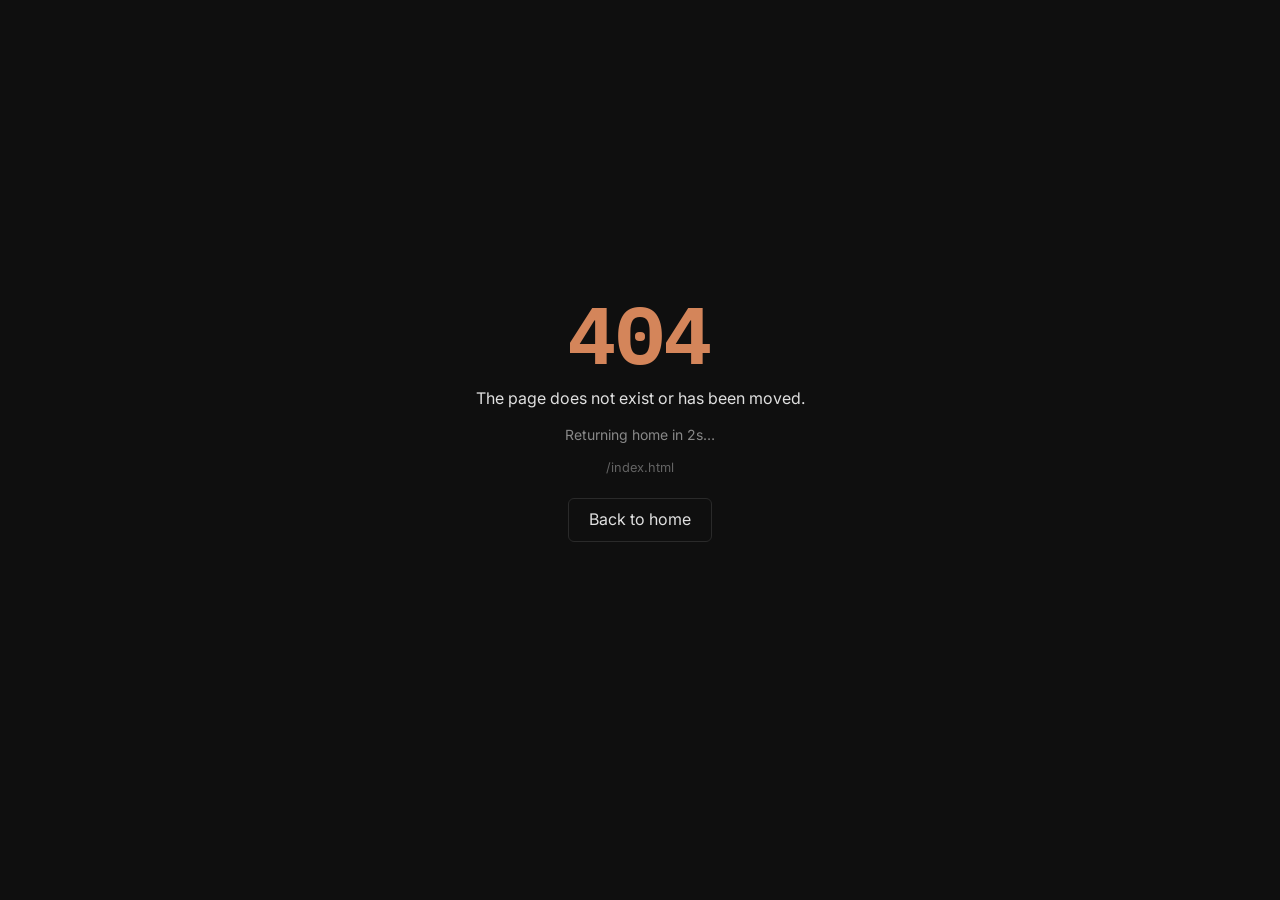
<file: index.html>
<!doctype html>
<html lang="zh-CN">
  <head>
    <meta charset="UTF-8" />
    <meta name="viewport" content="width=device-width, initial-scale=1.0" />

    <!-- 基础 SEO -->
    <title>Coco Toast — 剪贴板即工具，极客效率之选</title>
    <meta
      name="description"
      content="Coco Toast 是一款 macOS / Windows / Linux 桌面效率工具：自动识别剪贴板中的时间戳、Base64、JSON、URL 等文本，解码后弹窗展示并一键复制；同时支持邮箱验证码识别与 TOTP/OTP 管理。"
    />
    <meta
      name="keywords"
      content="Coco Toast,剪贴板工具,时间戳转换,Base64 解码,JSON 格式化,URL 解码,OTP,TOTP,邮箱验证码,macOS 效率工具,免费下载"
    />
    <meta name="author" content="Coco Toast" />
    <meta name="robots" content="index, follow, max-image-preview:large" />
    <link rel="canonical" href="https://toast.coconot.cc/" />

    <!-- 图标 -->
    <link rel="icon" type="image/svg+xml" href="/favicon.svg" />
    <link rel="apple-touch-icon" sizes="180x180" href="/apple-touch-icon.png" />
    <meta name="theme-color" content="#0F0F0F" />

    <!-- Open Graph -->
    <meta property="og:type" content="website" />
    <meta property="og:site_name" content="Coco Toast" />
    <meta property="og:locale" content="zh_CN" />
    <meta property="og:locale:alternate" content="en_US" />
    <meta property="og:title" content="Coco Toast — 剪贴板即工具，极客效率之选" />
    <meta
      property="og:description"
      content="复制任何文本 — 时间戳、Base64、JSON、URL — 自动识别，弹窗展示，一键复制结果。支持邮箱验证码与 OTP 管理。"
    />
    <meta property="og:url" content="https://toast.coconot.cc/" />
    <meta property="og:image" content="https://toast.coconot.cc/og-image.png" />
    <meta property="og:image:width" content="1200" />
    <meta property="og:image:height" content="630" />
    <meta property="og:image:alt" content="Coco Toast — 剪贴板即工具，极客效率之选" />

    <!-- Twitter Card -->
    <meta name="twitter:card" content="summary_large_image" />
    <meta name="twitter:title" content="Coco Toast — 剪贴板即工具，极客效率之选" />
    <meta
      name="twitter:description"
      content="复制任何文本 — 时间戳、Base64、JSON、URL — 自动识别，弹窗展示，一键复制结果。"
    />
    <meta name="twitter:image" content="https://toast.coconot.cc/og-image.png" />

    <!-- 字体镜像：预连接，减少 DNS/TLS 握手耗时 -->
    <link rel="preconnect" href="https://fonts.loli.net" crossorigin />
    <link rel="preconnect" href="https://gstatic.loli.net" crossorigin />

    <!-- 结构化数据 -->
    <script type="application/ld+json">
      {
        "@context": "https://schema.org",
        "@type": "SoftwareApplication",
        "name": "Coco Toast",
        "applicationCategory": "UtilitiesApplication",
        "operatingSystem": "macOS, Windows, Linux",
        "description": "Coco Toast 是一款桌面效率工具：自动识别剪贴板中的时间戳、Base64、JSON、URL 等文本并弹窗展示结果，同时支持邮箱验证码识别与 TOTP/OTP 管理。",
        "url": "https://toast.coconot.cc/",
        "image": "https://toast.coconot.cc/og-image.png",
        "inLanguage": ["zh-CN", "en-US"],
        "offers": [
          {
            "@type": "Offer",
            "price": "15.9",
            "priceCurrency": "CNY"
          },
          {
            "@type": "Offer",
            "price": "5.9",
            "priceCurrency": "USD"
          }
        ]
      }
    </script>

    <script>
      // GitHub Pages SPA 路由恢复：
      // 404.html 把原始路径写入 sessionStorage 后跳转到根路径加载本文件。
      // 这里取出原始路径并用 history.replaceState 恢复，前端路由即可匹配到正确页面。
      // 必须在 main.tsx 之前同步执行，以保证 BrowserRouter 读到正确的 URL。
      (function () {
        try {
          var saved = sessionStorage.getItem('cocotoast:spa-redirect');
          if (saved && saved.charAt(0) === '/') {
            sessionStorage.removeItem('cocotoast:spa-redirect');
            window.history.replaceState(null, '', saved);
          }
        } catch (e) {
          /* ignore */
        }
      })();
    </script>
    <script type="module" crossorigin src="/assets/index-DLn5WBQQ.js"></script>
    <link rel="stylesheet" crossorigin href="/assets/index-DjBW2FLa.css">
  </head>
  <body>
    <div id="root"></div>
  </body>
</html>
</file>
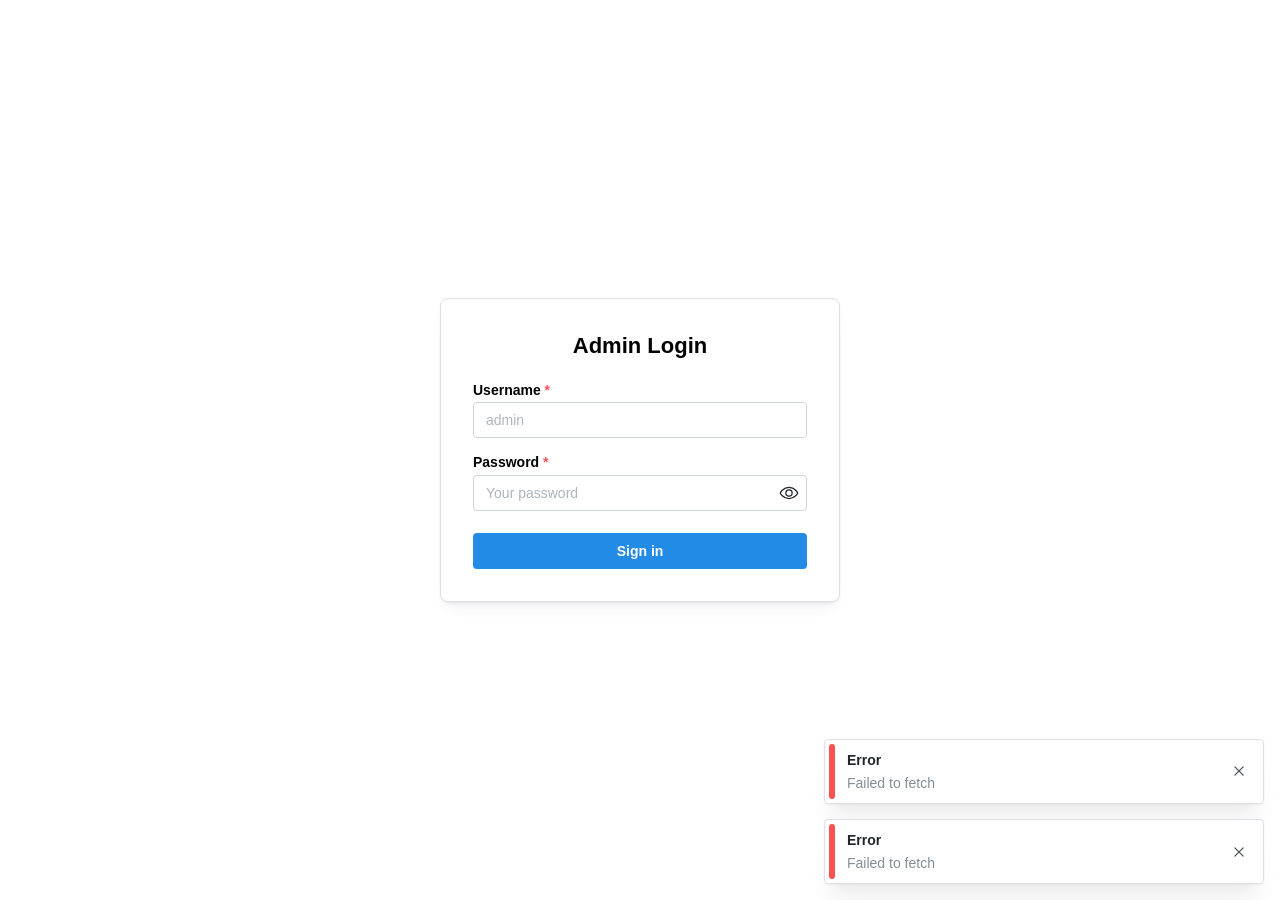
<file: admin.html>
<!doctype html>
<html lang="en">
  <head>
    <meta charset="UTF-8" />
    <meta name="viewport" content="width=device-width, initial-scale=1.0" />
    <title>Coco Toast Admin</title>
    <script type="module" crossorigin src="./admin-assets/index-CdVyo5cQ.js"></script>
    <link rel="stylesheet" crossorigin href="./admin-assets/index-DfjtGX8V.css">
  </head>
  <body>
    <div id="root"></div>
  </body>
</html>
</file>
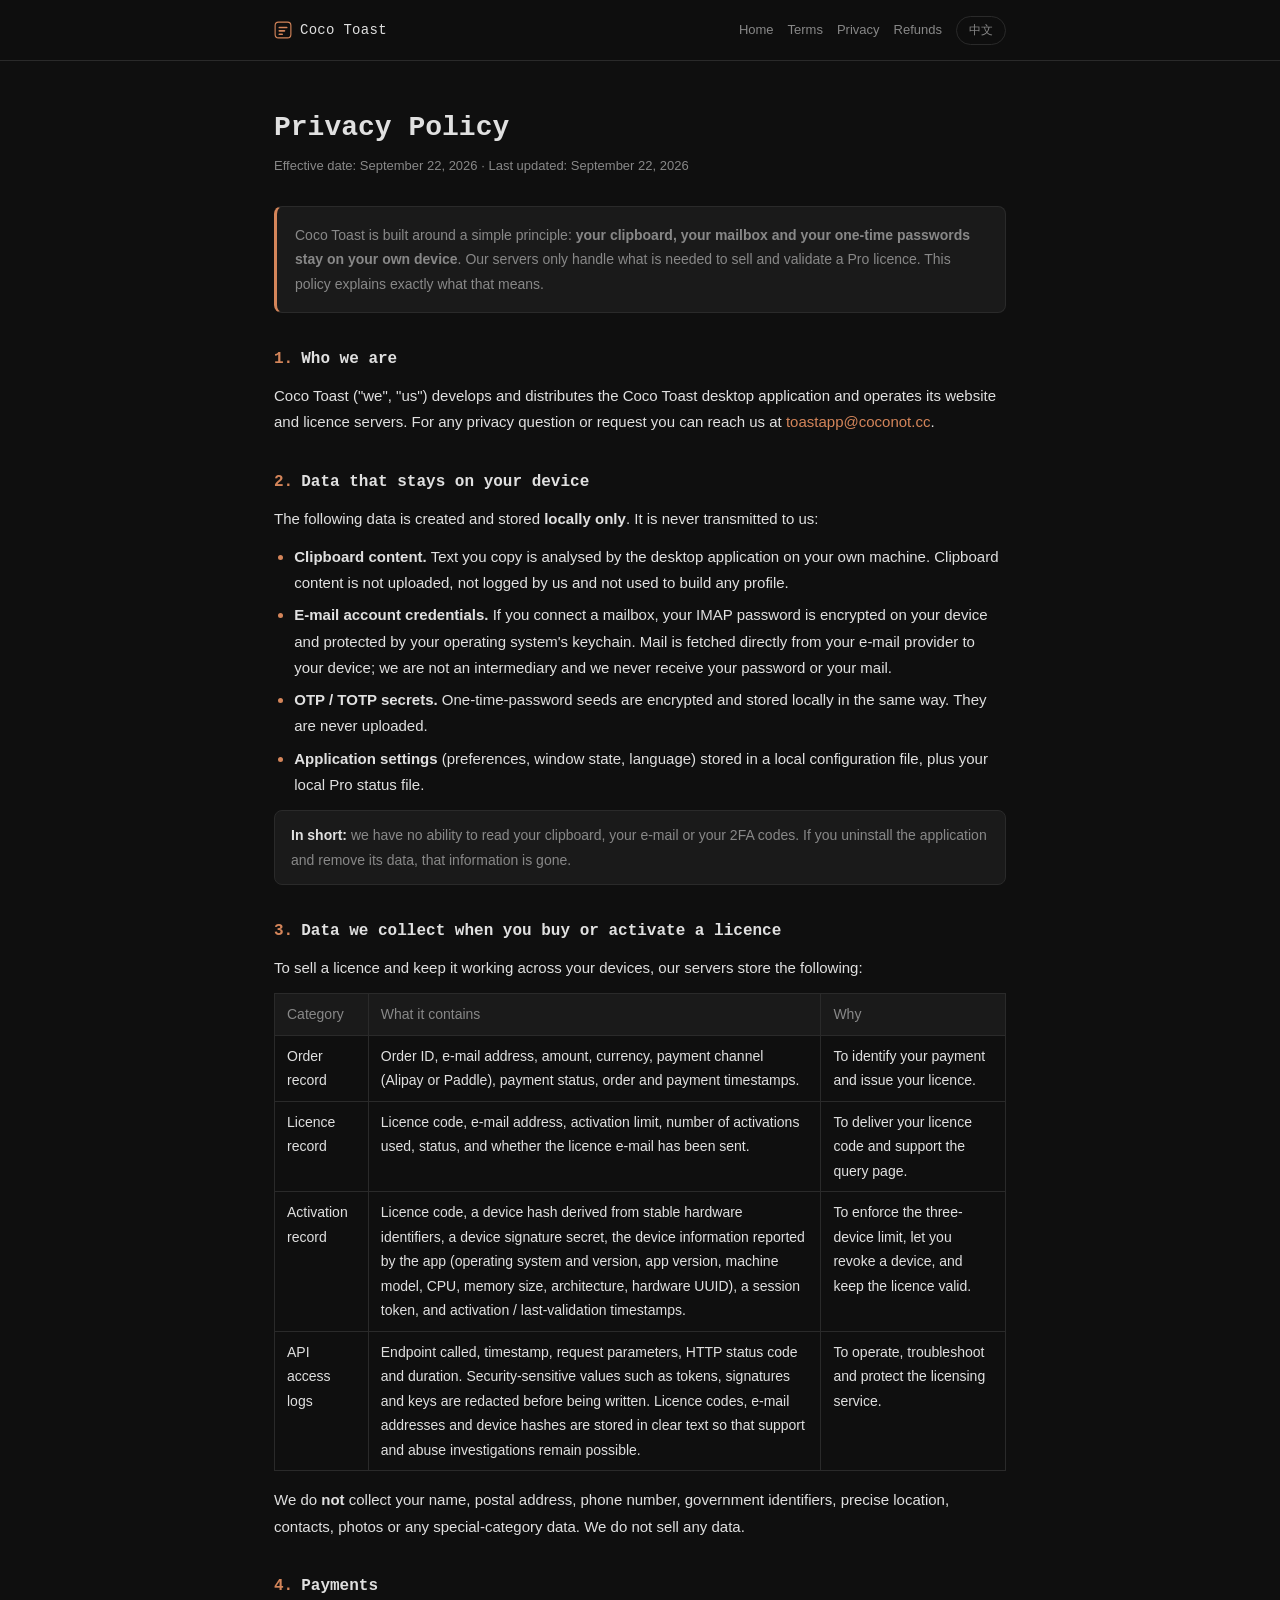
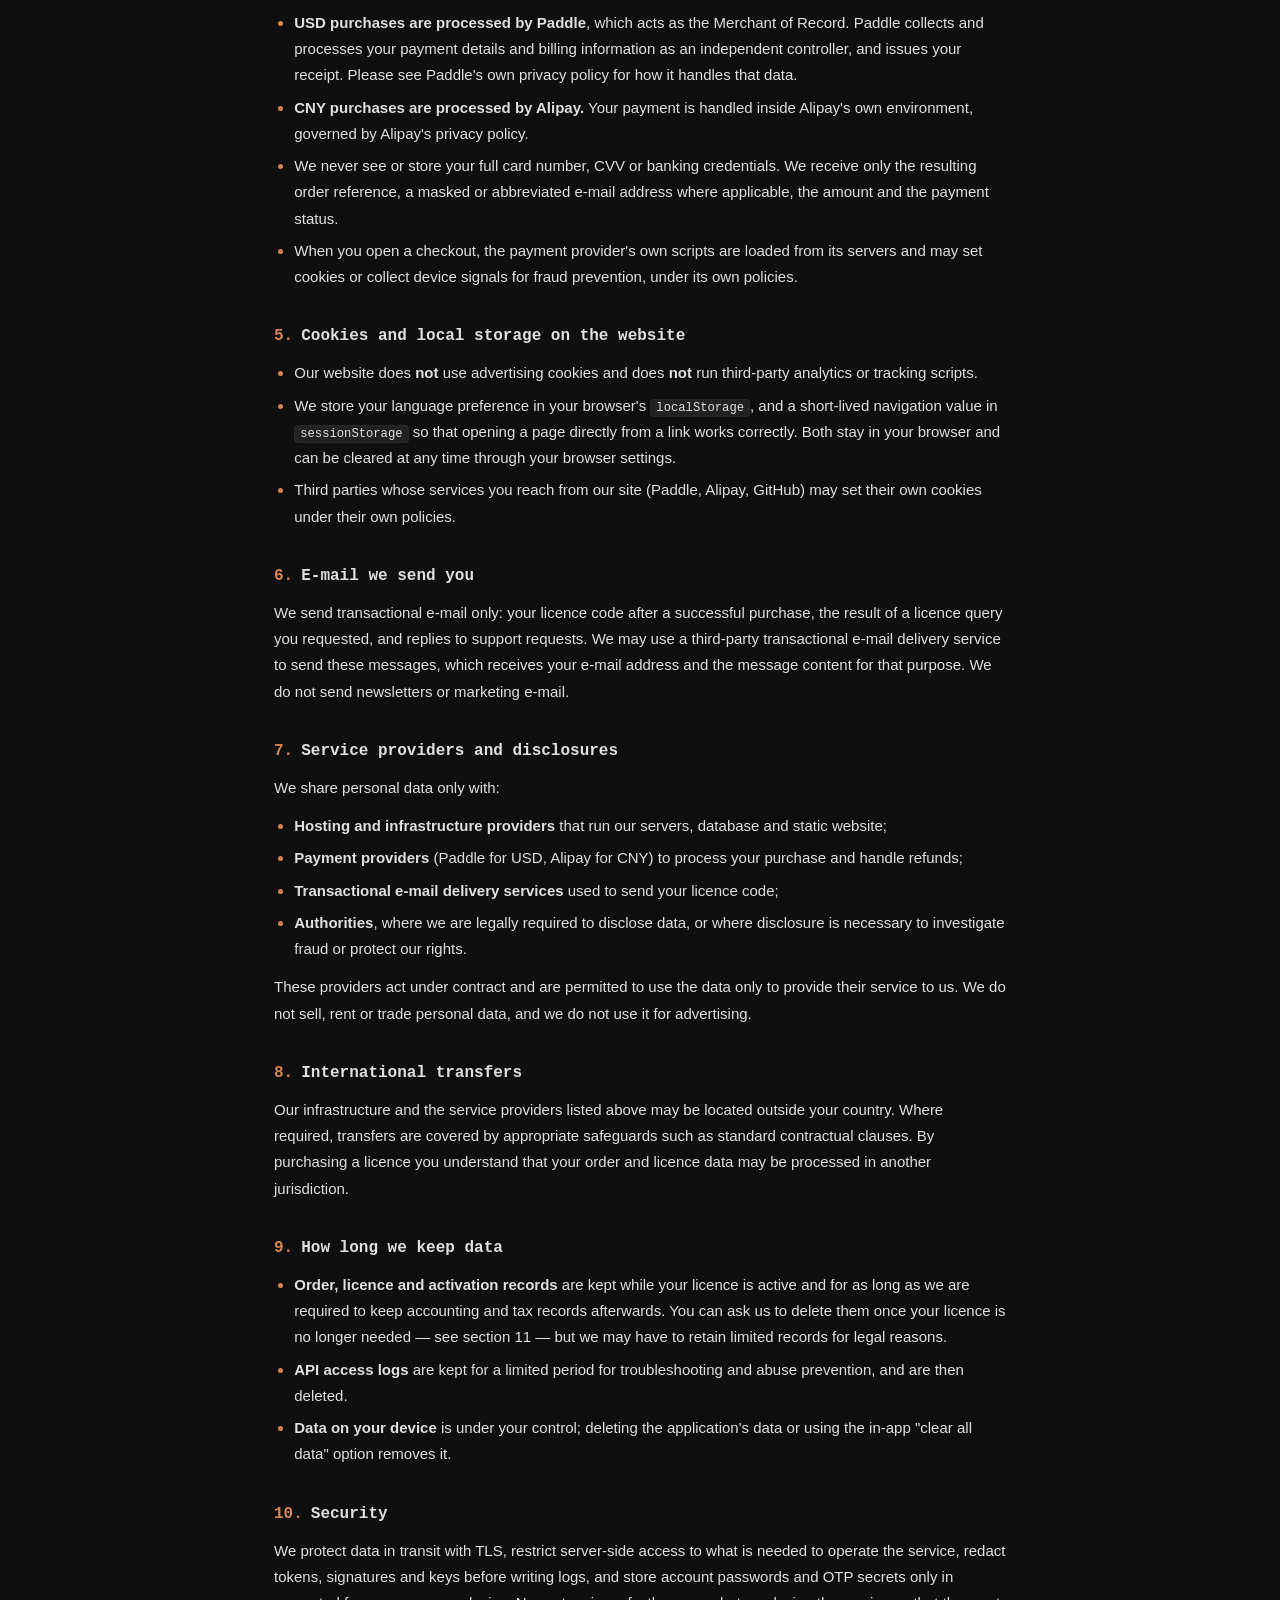
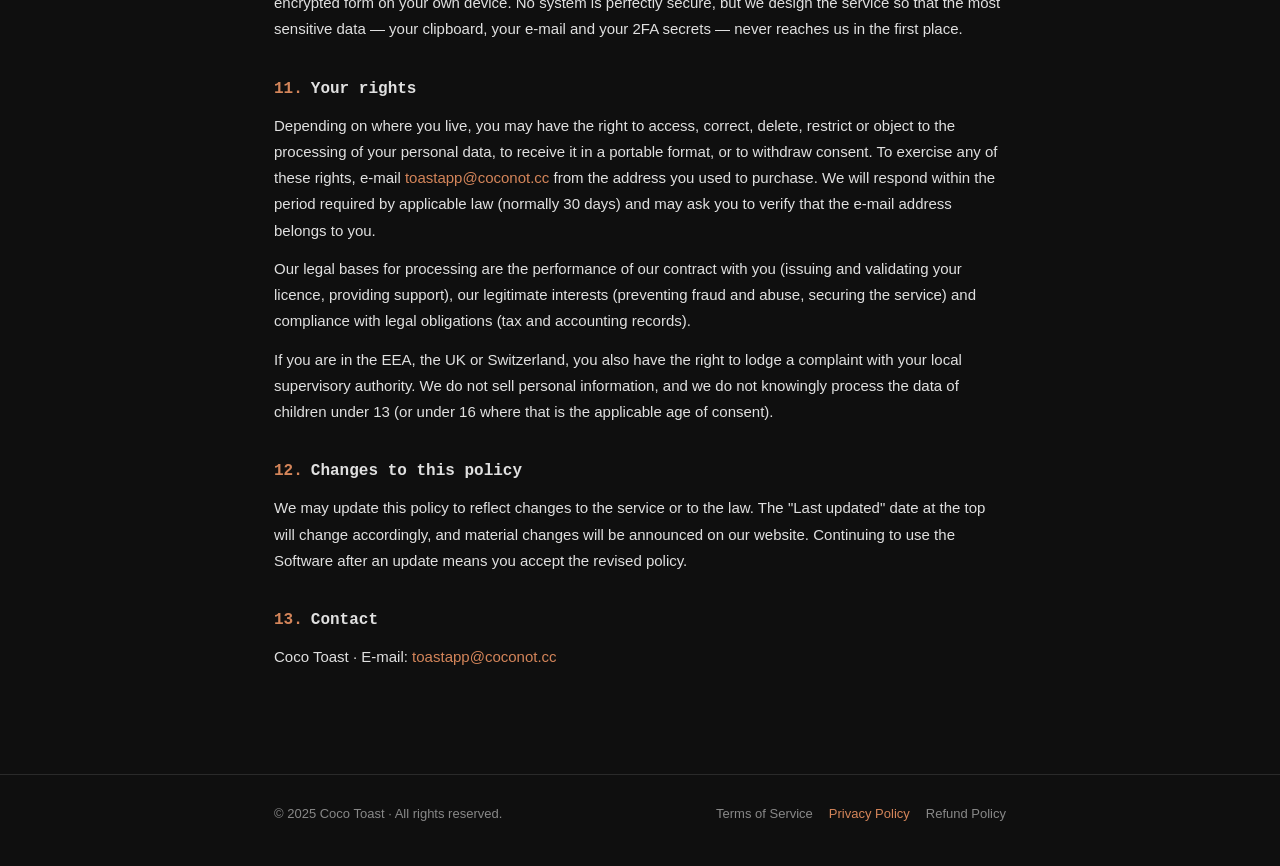
<file: legal/privacy.html>
<!doctype html>
<html lang="en" data-lang="en">
  <head>
    <meta charset="UTF-8" />
    <meta name="viewport" content="width=device-width, initial-scale=1.0" />
    <link rel="icon" type="image/svg+xml" href="../favicon.svg" />
    <title>Privacy Policy · Coco Toast 隐私政策</title>
    <meta
      name="description"
      content="Coco Toast Privacy Policy — what is processed locally on your device, what our licensing servers receive, payments, retention and your rights. Coco Toast 隐私政策。"
    />
    <meta name="theme-color" content="#0F0F0F" />
    <link rel="canonical" href="https://toast.coconot.cc/legal/privacy.html" />
    <link rel="stylesheet" href="legal.css" />
  </head>
  <body>
    <header class="legal-header">
      <div class="legal-header__inner">
        <a class="legal-brand" href="/">
          <svg
            class="legal-brand__logo"
            width="18"
            height="18"
            viewBox="0 0 32 32"
            fill="none"
            aria-hidden="true"
          >
            <rect
              x="2"
              y="2"
              width="28"
              height="28"
              rx="6"
              stroke="currentColor"
              stroke-width="2"
              fill="none"
            />
            <rect
              x="8"
              y="10"
              width="16"
              height="3"
              rx="1.5"
              fill="currentColor"
            />
            <rect
              x="8"
              y="16"
              width="12"
              height="3"
              rx="1.5"
              fill="currentColor"
            />
            <rect
              x="8"
              y="22"
              width="8"
              height="3"
              rx="1.5"
              fill="currentColor"
            />
          </svg>
          <span class="legal-brand__name">Coco Toast</span>
        </a>
        <nav class="legal-header__nav">
          <a href="/"
            ><span data-lang-block="en">Home</span
            ><span data-lang-block="zh">返回首页</span></a
          >
          <a href="terms.html"
            ><span data-lang-block="en">Terms</span
            ><span data-lang-block="zh">服务条款</span></a
          >
          <a href="privacy.html" aria-current="page"
            ><span data-lang-block="en">Privacy</span
            ><span data-lang-block="zh">隐私政策</span></a
          >
          <a href="refund.html"
            ><span data-lang-block="en">Refunds</span
            ><span data-lang-block="zh">退款政策</span></a
          >
          <button
            type="button"
            class="legal-lang-btn"
            data-lang-toggle
            aria-label="切换为中文"
          >
            中文
          </button>
        </nav>
      </div>
    </header>

    <main class="legal-main">
      <!-- ==================== English ==================== -->
      <article data-lang-block="en" lang="en">
        <h1 class="legal-title">Privacy Policy</h1>
        <p class="legal-meta">
          <span>Effective date: September 22, 2026</span>
          <span>Last updated: September 22, 2026</span>
        </p>

        <p class="legal-lead">
          Coco Toast is built around a simple principle:
          <strong
            >your clipboard, your mailbox and your one-time passwords stay on
            your own device</strong
          >. Our servers only handle what is needed to sell and validate a Pro
          licence. This policy explains exactly what that means.
        </p>

        <section class="legal-section">
          <h2><span class="num">1.</span>Who we are</h2>
          <p>
            Coco Toast ("we", "us") develops and distributes the Coco Toast
            desktop application and operates its website and licence servers.
            For any privacy question or request you can reach us at
            <a href="mailto:toastapp@coconot.cc">toastapp@coconot.cc</a>.
          </p>
        </section>

        <section class="legal-section">
          <h2><span class="num">2.</span>Data that stays on your device</h2>
          <p>
            The following data is created and stored
            <strong>locally only</strong>. It is never transmitted to us:
          </p>
          <ul>
            <li>
              <strong>Clipboard content.</strong> Text you copy is analysed by
              the desktop application on your own machine. Clipboard content is
              not uploaded, not logged by us and not used to build any profile.
            </li>
            <li>
              <strong>E-mail account credentials.</strong> If you connect a
              mailbox, your IMAP password is encrypted on your device and
              protected by your operating system's keychain. Mail is fetched
              directly from your e-mail provider to your device; we are not an
              intermediary and we never receive your password or your mail.
            </li>
            <li>
              <strong>OTP / TOTP secrets.</strong> One-time-password seeds are
              encrypted and stored locally in the same way. They are never
              uploaded.
            </li>
            <li>
              <strong>Application settings</strong> (preferences, window state,
              language) stored in a local configuration file, plus your local
              Pro status file.
            </li>
          </ul>
          <p class="legal-note">
            <strong>In short:</strong> we have no ability to read your
            clipboard, your e-mail or your 2FA codes. If you uninstall the
            application and remove its data, that information is gone.
          </p>
        </section>

        <section class="legal-section">
          <h2>
            <span class="num">3.</span>Data we collect when you buy or activate
            a licence
          </h2>
          <p>
            To sell a licence and keep it working across your devices, our
            servers store the following:
          </p>
          <table class="legal-table">
            <thead>
              <tr>
                <th>Category</th>
                <th>What it contains</th>
                <th>Why</th>
              </tr>
            </thead>
            <tbody>
              <tr>
                <td>Order record</td>
                <td>
                  Order ID, e-mail address, amount, currency, payment channel
                  (Alipay or Paddle), payment status, order and payment
                  timestamps.
                </td>
                <td>To identify your payment and issue your licence.</td>
              </tr>
              <tr>
                <td>Licence record</td>
                <td>
                  Licence code, e-mail address, activation limit, number of
                  activations used, status, and whether the licence e-mail has
                  been sent.
                </td>
                <td>
                  To deliver your licence code and support the query page.
                </td>
              </tr>
              <tr>
                <td>Activation record</td>
                <td>
                  Licence code, a device hash derived from stable hardware
                  identifiers, a device signature secret, the device information
                  reported by the app (operating system and version, app
                  version, machine model, CPU, memory size, architecture,
                  hardware UUID), a session token, and activation /
                  last-validation timestamps.
                </td>
                <td>
                  To enforce the three-device limit, let you revoke a device,
                  and keep the licence valid.
                </td>
              </tr>
              <tr>
                <td>API access logs</td>
                <td>
                  Endpoint called, timestamp, request parameters, HTTP status
                  code and duration. Security-sensitive values such as tokens,
                  signatures and keys are redacted before being written. Licence
                  codes, e-mail addresses and device hashes are stored in clear
                  text so that support and abuse investigations remain possible.
                </td>
                <td>
                  To operate, troubleshoot and protect the licensing service.
                </td>
              </tr>
            </tbody>
          </table>
          <p>
            We do <strong>not</strong> collect your name, postal address, phone
            number, government identifiers, precise location, contacts, photos
            or any special-category data. We do not sell any data.
          </p>
        </section>

        <section class="legal-section">
          <h2><span class="num">4.</span>Payments</h2>
          <ul>
            <li>
              <strong>USD purchases are processed by Paddle</strong>, which acts
              as the Merchant of Record. Paddle collects and processes your
              payment details and billing information as an independent
              controller, and issues your receipt. Please see Paddle's own
              privacy policy for how it handles that data.
            </li>
            <li>
              <strong>CNY purchases are processed by Alipay.</strong> Your
              payment is handled inside Alipay's own environment, governed by
              Alipay's privacy policy.
            </li>
            <li>
              We never see or store your full card number, CVV or banking
              credentials. We receive only the resulting order reference, a
              masked or abbreviated e-mail address where applicable, the amount
              and the payment status.
            </li>
            <li>
              When you open a checkout, the payment provider's own scripts are
              loaded from its servers and may set cookies or collect device
              signals for fraud prevention, under its own policies.
            </li>
          </ul>
        </section>

        <section class="legal-section">
          <h2>
            <span class="num">5.</span>Cookies and local storage on the website
          </h2>
          <ul>
            <li>
              Our website does <strong>not</strong> use advertising cookies and
              does <strong>not</strong> run third-party analytics or tracking
              scripts.
            </li>
            <li>
              We store your language preference in your browser's
              <code>localStorage</code>, and a short-lived navigation value in
              <code>sessionStorage</code> so that opening a page directly from a
              link works correctly. Both stay in your browser and can be cleared
              at any time through your browser settings.
            </li>
            <li>
              Third parties whose services you reach from our site (Paddle,
              Alipay, GitHub) may set their own cookies under their own
              policies.
            </li>
          </ul>
        </section>

        <section class="legal-section">
          <h2><span class="num">6.</span>E-mail we send you</h2>
          <p>
            We send transactional e-mail only: your licence code after a
            successful purchase, the result of a licence query you requested,
            and replies to support requests. We may use a third-party
            transactional e-mail delivery service to send these messages, which
            receives your e-mail address and the message content for that
            purpose. We do not send newsletters or marketing e-mail.
          </p>
        </section>

        <section class="legal-section">
          <h2><span class="num">7.</span>Service providers and disclosures</h2>
          <p>We share personal data only with:</p>
          <ul>
            <li>
              <strong>Hosting and infrastructure providers</strong> that run our
              servers, database and static website;
            </li>
            <li>
              <strong>Payment providers</strong> (Paddle for USD, Alipay for
              CNY) to process your purchase and handle refunds;
            </li>
            <li>
              <strong>Transactional e-mail delivery services</strong> used to
              send your licence code;
            </li>
            <li>
              <strong>Authorities</strong>, where we are legally required to
              disclose data, or where disclosure is necessary to investigate
              fraud or protect our rights.
            </li>
          </ul>
          <p>
            These providers act under contract and are permitted to use the data
            only to provide their service to us. We do not sell, rent or trade
            personal data, and we do not use it for advertising.
          </p>
        </section>

        <section class="legal-section">
          <h2><span class="num">8.</span>International transfers</h2>
          <p>
            Our infrastructure and the service providers listed above may be
            located outside your country. Where required, transfers are covered
            by appropriate safeguards such as standard contractual clauses. By
            purchasing a licence you understand that your order and licence data
            may be processed in another jurisdiction.
          </p>
        </section>

        <section class="legal-section">
          <h2><span class="num">9.</span>How long we keep data</h2>
          <ul>
            <li>
              <strong>Order, licence and activation records</strong> are kept
              while your licence is active and for as long as we are required to
              keep accounting and tax records afterwards. You can ask us to
              delete them once your licence is no longer needed — see section 11
              — but we may have to retain limited records for legal reasons.
            </li>
            <li>
              <strong>API access logs</strong> are kept for a limited period for
              troubleshooting and abuse prevention, and are then deleted.
            </li>
            <li>
              <strong>Data on your device</strong> is under your control;
              deleting the application's data or using the in-app "clear all
              data" option removes it.
            </li>
          </ul>
        </section>

        <section class="legal-section">
          <h2><span class="num">10.</span>Security</h2>
          <p>
            We protect data in transit with TLS, restrict server-side access to
            what is needed to operate the service, redact tokens, signatures and
            keys before writing logs, and store account passwords and OTP
            secrets only in encrypted form on your own device. No system is
            perfectly secure, but we design the service so that the most
            sensitive data — your clipboard, your e-mail and your 2FA secrets —
            never reaches us in the first place.
          </p>
        </section>

        <section class="legal-section">
          <h2><span class="num">11.</span>Your rights</h2>
          <p>
            Depending on where you live, you may have the right to access,
            correct, delete, restrict or object to the processing of your
            personal data, to receive it in a portable format, or to withdraw
            consent. To exercise any of these rights, e-mail
            <a href="mailto:toastapp@coconot.cc">toastapp@coconot.cc</a> from
            the address you used to purchase. We will respond within the period
            required by applicable law (normally 30 days) and may ask you to
            verify that the e-mail address belongs to you.
          </p>
          <p>
            Our legal bases for processing are the performance of our contract
            with you (issuing and validating your licence, providing support),
            our legitimate interests (preventing fraud and abuse, securing the
            service) and compliance with legal obligations (tax and accounting
            records).
          </p>
          <p>
            If you are in the EEA, the UK or Switzerland, you also have the
            right to lodge a complaint with your local supervisory authority. We
            do not sell personal information, and we do not knowingly process
            the data of children under 13 (or under 16 where that is the
            applicable age of consent).
          </p>
        </section>

        <section class="legal-section">
          <h2><span class="num">12.</span>Changes to this policy</h2>
          <p>
            We may update this policy to reflect changes to the service or to
            the law. The "Last updated" date at the top will change accordingly,
            and material changes will be announced on our website. Continuing to
            use the Software after an update means you accept the revised
            policy.
          </p>
        </section>

        <section class="legal-section">
          <h2><span class="num">13.</span>Contact</h2>
          <p>
            Coco Toast · E-mail:
            <a href="mailto:toastapp@coconot.cc">toastapp@coconot.cc</a>
          </p>
        </section>
      </article>

      <!-- ==================== 中文 ==================== -->
      <article data-lang-block="zh" lang="zh-CN">
        <h1 class="legal-title">隐私政策</h1>
        <p class="legal-meta">
          <span>生效日期：2026 年 9 月 22 日</span>
          <span>最后更新：2026 年 9 月 22 日</span>
        </p>

        <p class="legal-lead">
          Coco Toast
          遵循一个简单原则：<strong>你的剪贴板、邮箱与一次性密码始终留在你自己的设备上</strong>。
          我们的服务器只处理「卖出一份 Pro
          授权并让它持续可用」所必需的信息。本政策逐项说明这件事。
        </p>

        <section class="legal-section">
          <h2><span class="num">1.</span>我们是谁</h2>
          <p>
            Coco Toast（下称「我们」）开发并发行 Coco Toast
            桌面应用，并运营其网站与授权服务器。
            任何隐私相关的问题或请求，均可通过
            <a href="mailto:toastapp@coconot.cc">toastapp@coconot.cc</a>
            联系我们。
          </p>
        </section>

        <section class="legal-section">
          <h2><span class="num">2.</span>仅保存在你本机的数据</h2>
          <p>
            以下数据仅在你本机生成和保存，<strong>绝不会传输给我们</strong>：
          </p>
          <ul>
            <li>
              <strong>剪贴板内容。</strong
              >你复制的内容由桌面应用在你本机分析处理，
              不上传、我们也不记录，更不会用于建立任何画像。
            </li>
            <li>
              <strong>邮箱账户凭据。</strong>若你接入邮箱，IMAP
              密码会在本机加密，
              并由操作系统钥匙串保护。邮件由你的邮箱服务商直接拉取到你的设备，
              我们不作为中间人，也绝不会收到你的密码或邮件内容。
            </li>
            <li>
              <strong>OTP / TOTP 密钥。</strong
              >一次性密码密钥以同样的方式加密后仅存于本机， 不会上传。
            </li>
            <li>
              <strong>应用设置</strong
              >（偏好项、窗口状态、语言）保存在本机配置文件中， 以及本机的 Pro
              授权状态文件。
            </li>
          </ul>
          <p class="legal-note">
            <strong>简而言之：</strong
            >我们无法读取你的剪贴板、邮件或两步验证码。
            卸载应用并清除其数据后，这些信息即被删除。
          </p>
        </section>

        <section class="legal-section">
          <h2><span class="num">3.</span>购买或激活授权时我们收集的数据</h2>
          <p>
            为完成授权销售并让它在你的多台设备上持续可用，我们的服务器会保存以下信息：
          </p>
          <table class="legal-table">
            <thead>
              <tr>
                <th>类别</th>
                <th>包含内容</th>
                <th>用途</th>
              </tr>
            </thead>
            <tbody>
              <tr>
                <td>订单记录</td>
                <td>
                  订单号、邮箱地址、金额、币种、支付渠道（支付宝或 Paddle）、
                  支付状态、下单与支付时间。
                </td>
                <td>确认你的付款并签发授权。</td>
              </tr>
              <tr>
                <td>授权记录</td>
                <td>
                  激活码、邮箱地址、可激活设备数上限、已使用次数、授权状态，
                  以及授权邮件是否已发送。
                </td>
                <td>投递激活码，并支撑查询页功能。</td>
              </tr>
              <tr>
                <td>激活记录</td>
                <td>
                  激活码、由稳定硬件标识派生的设备哈希、设备签名用密钥、
                  应用上报的设备信息（操作系统及版本、应用版本、机型、CPU、内存大小、
                  架构、硬件 UUID）、会话令牌，以及激活时间与最近校验时间。
                </td>
                <td>执行三台设备上限、支持你撤销设备、维持授权有效。</td>
              </tr>
              <tr>
                <td>接口调用日志</td>
                <td>
                  调用的接口、调用时间、请求参数、HTTP 状态码与耗时。
                  令牌、签名、密钥等敏感值会在写入前脱敏。
                  激活码、邮箱地址与设备哈希为明文保存，以便必要时进行客服支持与滥用调查。
                </td>
                <td>运维、排障与保护授权服务。</td>
              </tr>
            </tbody>
          </table>
          <p>
            我们<strong>不会</strong>收集你的姓名、通讯地址、电话号码、身份证件号码、精确定位、
            通讯录、照片或任何特殊类别个人信息，也不会出售任何数据。
          </p>
        </section>

        <section class="legal-section">
          <h2><span class="num">4.</span>支付</h2>
          <ul>
            <li>
              <strong>美元订单由 Paddle 处理</strong>，Paddle
              在这些交易中作为记录商户 （Merchant of
              Record），以其独立控制者身份收集与处理你的付款信息和账单信息，
              并出具收据。其数据处理方式请见 Paddle 的隐私政策。
            </li>
            <li>
              <strong>人民币订单由支付宝处理。</strong
              >支付在支付宝自有环境内完成， 适用支付宝的隐私政策。
            </li>
            <li>
              我们不会看到、也不会存储你的完整卡号、CVV 或银行凭据，
              只会收到订单号、适用的脱敏或缩写邮箱、金额与支付状态。
            </li>
            <li>
              打开收银台时，支付渠道自身的脚本会从其服务器加载，
              可能为风控目的设置 Cookie 或采集设备信息，适用其各自的政策。
            </li>
          </ul>
        </section>

        <section class="legal-section">
          <h2><span class="num">5.</span>网站上的 Cookie 与本地存储</h2>
          <ul>
            <li>
              我们的网站<strong>不使用</strong>广告
              Cookie，也<strong>不加载</strong>第三方统计 或追踪脚本。
            </li>
            <li>
              我们会在浏览器 <code>localStorage</code> 中保存你的语言偏好， 并在
              <code>sessionStorage</code> 中保存一个用于页面直达跳转的临时值
              （使从链接直接打开某个页面能正常工作）。两者都只保存在你的浏览器里，
              可随时通过浏览器设置清除。
            </li>
            <li>
              你从我站跳转使用的第三方服务（Paddle、支付宝、GitHub）可能按其自身政策设置
              Cookie。
            </li>
          </ul>
        </section>

        <section class="legal-section">
          <h2><span class="num">6.</span>我们发给你的邮件</h2>
          <p>
            我们只发送事务性邮件：购买成功后的激活码、你主动发起的激活码查询结果，
            以及对技术支持请求的回复。我们可能使用第三方事务性邮件投递服务发送这些邮件，
            该服务为此目的会接收你的邮箱地址与邮件内容。我们不发送订阅邮件，也不发送营销邮件。
          </p>
        </section>

        <section class="legal-section">
          <h2><span class="num">7.</span>服务商与信息披露</h2>
          <p>我们仅在下列情形下共享个人信息：</p>
          <ul>
            <li>
              <strong>托管与基础设施服务商</strong
              >，用于运行我们的服务器、数据库与静态网站；
            </li>
            <li>
              <strong>支付渠道</strong>（美元为 Paddle、人民币为支付宝），
              用于完成付款与处理退款；
            </li>
            <li><strong>事务性邮件投递服务</strong>，用于发送激活码；</li>
            <li>
              <strong>依法要求的情形</strong>：法律要求我们披露数据，
              或为调查欺诈、保护我们的权利所必需时。
            </li>
          </ul>
          <p>
            上述服务商依合同约定行事，仅可为向我们提供服务之目的使用数据。
            我们不出售、出租或交易个人信息，也不会将其用于广告投放。
          </p>
        </section>

        <section class="legal-section">
          <h2><span class="num">8.</span>跨境传输</h2>
          <p>
            我们的基础设施及上述服务商可能位于你所在国家/地区之外。
            在适用法律要求时，相关传输会以标准合同条款等适当保障措施为前提。
            购买授权即表示你理解你的订单与授权数据可能在其他司法辖区被处理。
          </p>
        </section>

        <section class="legal-section">
          <h2><span class="num">9.</span>数据保留期限</h2>
          <ul>
            <li>
              <strong>订单、授权与激活记录</strong>在授权有效期内保留；
              授权不再需要后，如法律要求（会计与税务留存）我们仍会保留一段时间的有限记录，
              其余部分可应你要求删除（见第 11 条）。
            </li>
            <li>
              <strong>接口调用日志</strong
              >仅为排障与防滥用保留有限期限，到期后删除。
            </li>
            <li>
              <strong>你本机的数据</strong>完全由你掌控：删除应用数据，
              或使用应用内的「清除全部数据」功能即可清除。
            </li>
          </ul>
        </section>

        <section class="legal-section">
          <h2><span class="num">10.</span>安全措施</h2>
          <p>
            我们使用 TLS
            保护传输中的数据，将服务器侧访问权限限制在运维所必需的范围内，
            在写入日志前对令牌、签名与密钥脱敏，账户密码与 OTP
            密钥仅以加密形式存放在你自己的设备上。
            没有绝对安全的系统，但我们的设计目标是：最敏感的数据——
            你的剪贴板、邮件与两步验证密钥——从一开始就不会到达我们这里。
          </p>
        </section>

        <section class="legal-section">
          <h2><span class="num">11.</span>你的权利</h2>
          <p>
            依据你所在地区的法律，你可能有权访问、更正、删除、限制或反对我们处理你的个人信息，
            有权以可携带格式获取这些数据，或撤回同意。请使用购买时所用的邮箱，
            致信
            <a href="mailto:toastapp@coconot.cc">toastapp@coconot.cc</a>
            行使上述权利。 我们会在适用法律要求的期限内（通常为 30 天）回复，
            并可能要求你验证该邮箱确实属于你。
          </p>
          <p>
            我们处理个人信息的合法性基础为：履行与你之间的合同（签发并校验授权、提供支持）、
            我们的合法利益（防范欺诈与滥用、保障服务安全），以及遵守法律义务（税务与会计留存）。
          </p>
          <p>
            若你位于欧洲经济区、英国或瑞士，你还有权向当地监管机构投诉。
            我们不出售个人信息，也不会有意处理未满 13
            周岁（或在当地法定同意年龄为 16 周岁的地区 未满 16
            周岁）儿童的数据。
          </p>
        </section>

        <section class="legal-section">
          <h2><span class="num">12.</span>政策更新</h2>
          <p>
            我们可能因服务或法律变化而更新本政策，更新后上方的「最后更新」日期会同步变化，
            重大变更会在网站公告。更新后你继续使用本软件，即视为接受修订后的政策。
          </p>
        </section>

        <section class="legal-section">
          <h2><span class="num">13.</span>联系方式</h2>
          <p>
            Coco Toast · 邮箱：<a href="mailto:toastapp@coconot.cc"
              >toastapp@coconot.cc</a
            >
          </p>
        </section>
      </article>
    </main>

    <footer class="legal-footer">
      <div class="legal-footer__inner">
        <span>© 2025 Coco Toast · All rights reserved.</span>
        <div class="legal-footer__links">
          <a href="terms.html">Terms of Service</a>
          <a href="privacy.html" aria-current="page">Privacy Policy</a>
          <a href="refund.html">Refund Policy</a>
        </div>
      </div>
    </footer>

    <script src="legal.js"></script>
  </body>
</html>
</file>
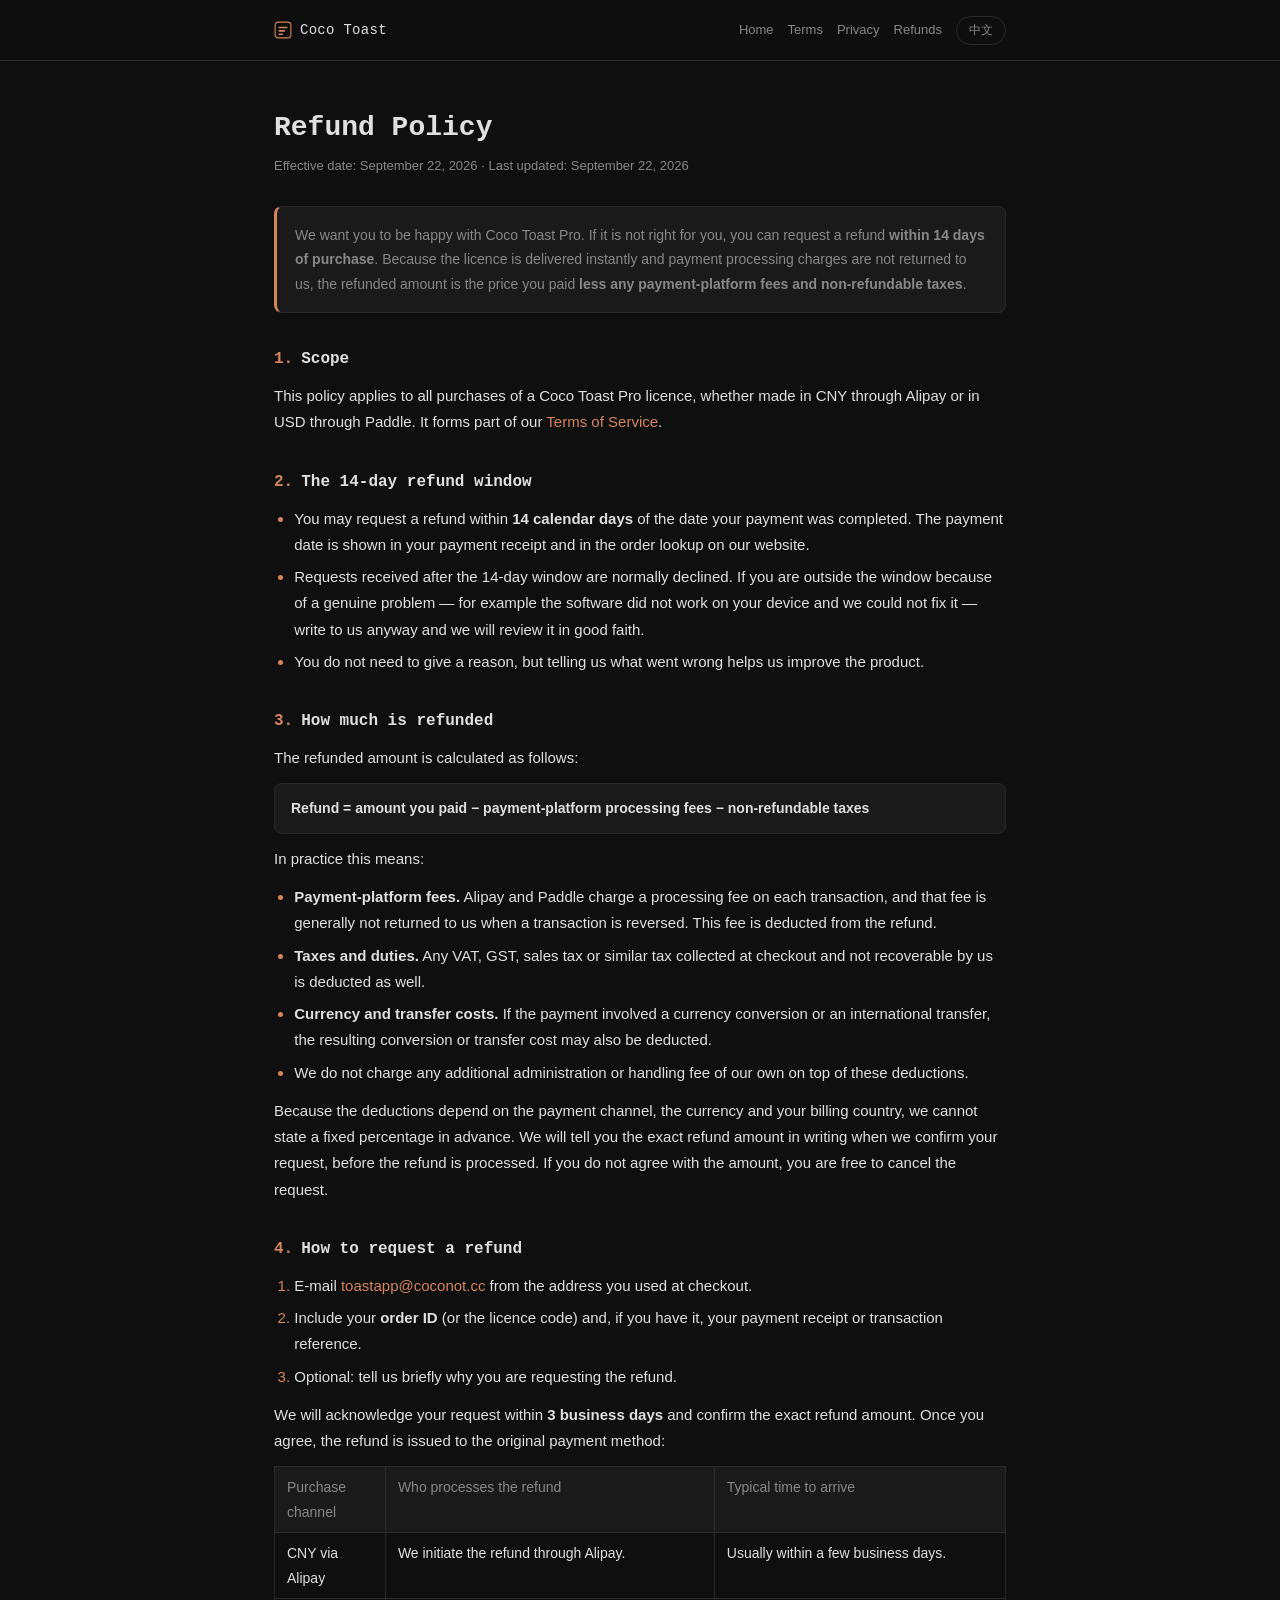
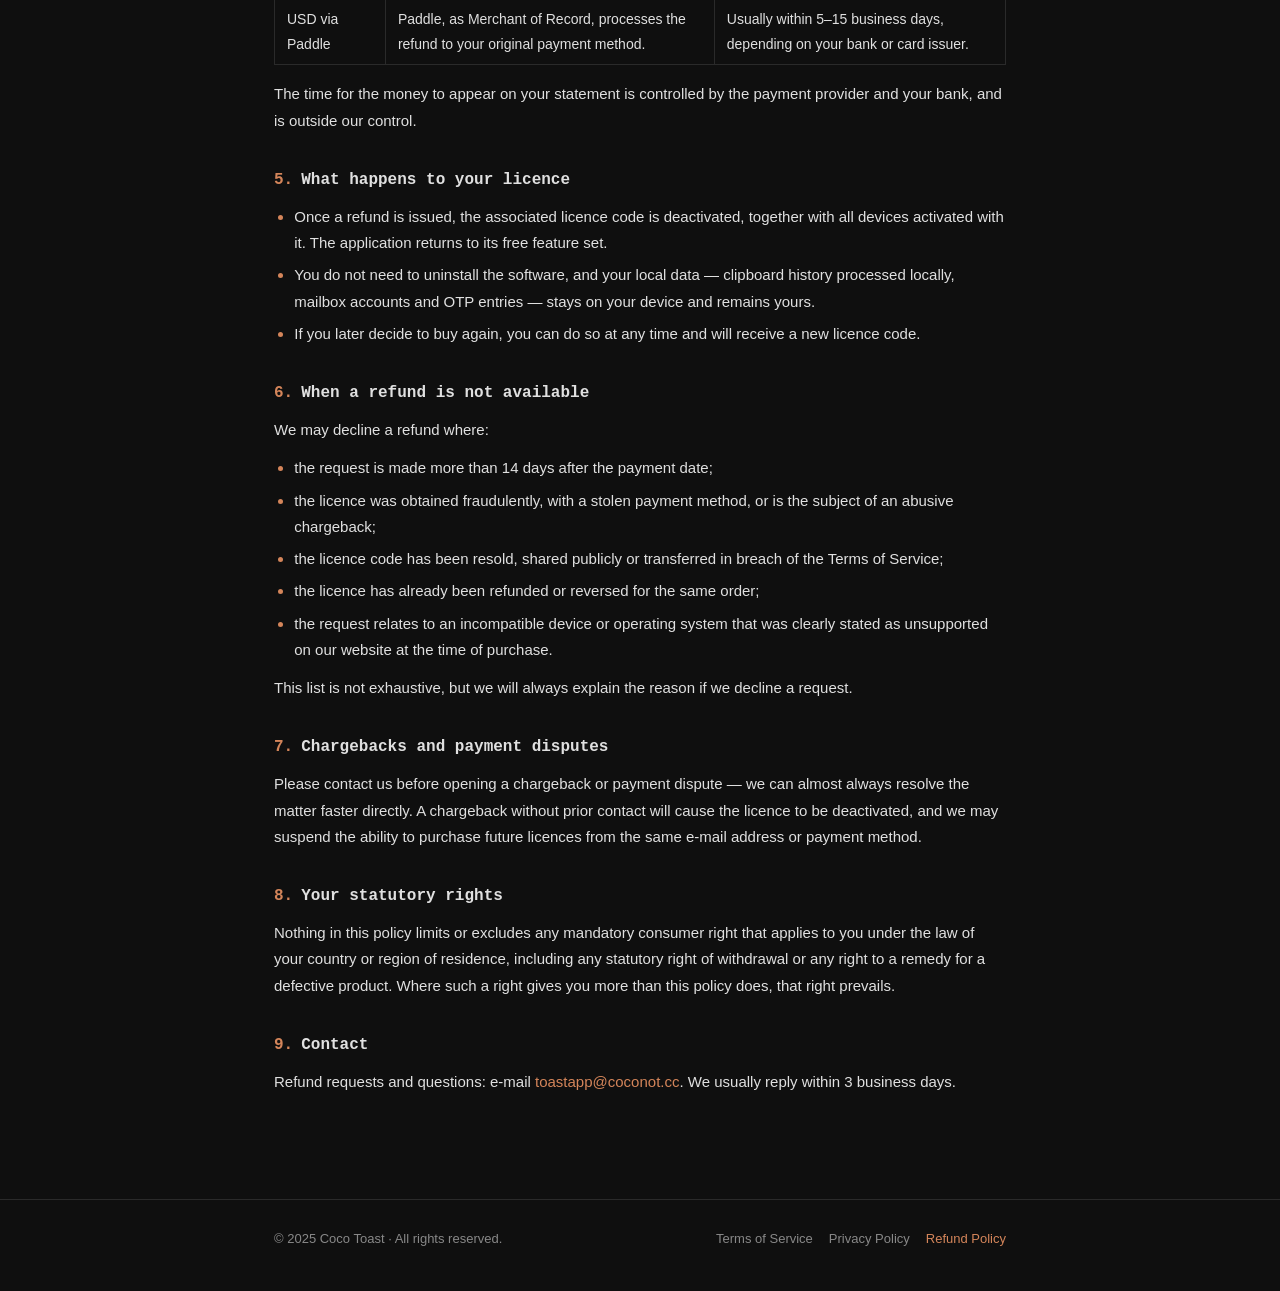
<file: legal/refund.html>
<!doctype html>
<html lang="en" data-lang="en">
  <head>
    <meta charset="UTF-8" />
    <meta name="viewport" content="width=device-width, initial-scale=1.0" />
    <link rel="icon" type="image/svg+xml" href="../favicon.svg" />
    <title>Refund Policy · Coco Toast 退款政策</title>
    <meta
      name="description"
      content="Coco Toast Refund Policy — 14-day refund window for Coco Toast Pro licences, less payment processing fees and taxes, and how to request a refund. Coco Toast 退款政策。"
    />
    <meta name="theme-color" content="#0F0F0F" />
    <link rel="canonical" href="https://toast.coconot.cc/legal/refund.html" />
    <link rel="stylesheet" href="legal.css" />
  </head>
  <body>
    <header class="legal-header">
      <div class="legal-header__inner">
        <a class="legal-brand" href="/">
          <svg
            class="legal-brand__logo"
            width="18"
            height="18"
            viewBox="0 0 32 32"
            fill="none"
            aria-hidden="true"
          >
            <rect
              x="2"
              y="2"
              width="28"
              height="28"
              rx="6"
              stroke="currentColor"
              stroke-width="2"
              fill="none"
            />
            <rect
              x="8"
              y="10"
              width="16"
              height="3"
              rx="1.5"
              fill="currentColor"
            />
            <rect
              x="8"
              y="16"
              width="12"
              height="3"
              rx="1.5"
              fill="currentColor"
            />
            <rect
              x="8"
              y="22"
              width="8"
              height="3"
              rx="1.5"
              fill="currentColor"
            />
          </svg>
          <span class="legal-brand__name">Coco Toast</span>
        </a>
        <nav class="legal-header__nav">
          <a href="/"
            ><span data-lang-block="en">Home</span
            ><span data-lang-block="zh">返回首页</span></a
          >
          <a href="terms.html"
            ><span data-lang-block="en">Terms</span
            ><span data-lang-block="zh">服务条款</span></a
          >
          <a href="privacy.html"
            ><span data-lang-block="en">Privacy</span
            ><span data-lang-block="zh">隐私政策</span></a
          >
          <a href="refund.html" aria-current="page"
            ><span data-lang-block="en">Refunds</span
            ><span data-lang-block="zh">退款政策</span></a
          >
          <button
            type="button"
            class="legal-lang-btn"
            data-lang-toggle
            aria-label="切换为中文"
          >
            中文
          </button>
        </nav>
      </div>
    </header>

    <main class="legal-main">
      <!-- ==================== English ==================== -->
      <article data-lang-block="en" lang="en">
        <h1 class="legal-title">Refund Policy</h1>
        <p class="legal-meta">
          <span>Effective date: September 22, 2026</span>
          <span>Last updated: September 22, 2026</span>
        </p>

        <p class="legal-lead">
          We want you to be happy with Coco Toast Pro. If it is not right for
          you, you can request a refund
          <strong>within 14 days of purchase</strong>. Because the licence is
          delivered instantly and payment processing charges are not returned to
          us, the refunded amount is the price you paid
          <strong
            >less any payment-platform fees and non-refundable taxes</strong
          >.
        </p>

        <section class="legal-section">
          <h2><span class="num">1.</span>Scope</h2>
          <p>
            This policy applies to all purchases of a Coco Toast Pro licence,
            whether made in CNY through Alipay or in USD through Paddle. It
            forms part of our
            <a href="terms.html">Terms of Service</a>.
          </p>
        </section>

        <section class="legal-section">
          <h2><span class="num">2.</span>The 14-day refund window</h2>
          <ul>
            <li>
              You may request a refund within
              <strong>14 calendar days</strong> of the date your payment was
              completed. The payment date is shown in your payment receipt and
              in the order lookup on our website.
            </li>
            <li>
              Requests received after the 14-day window are normally declined.
              If you are outside the window because of a genuine problem — for
              example the software did not work on your device and we could not
              fix it — write to us anyway and we will review it in good faith.
            </li>
            <li>
              You do not need to give a reason, but telling us what went wrong
              helps us improve the product.
            </li>
          </ul>
        </section>

        <section class="legal-section">
          <h2><span class="num">3.</span>How much is refunded</h2>
          <p>The refunded amount is calculated as follows:</p>
          <p class="legal-note">
            <strong
              >Refund = amount you paid − payment-platform processing fees −
              non-refundable taxes</strong
            >
          </p>
          <p>In practice this means:</p>
          <ul>
            <li>
              <strong>Payment-platform fees.</strong> Alipay and Paddle charge a
              processing fee on each transaction, and that fee is generally not
              returned to us when a transaction is reversed. This fee is
              deducted from the refund.
            </li>
            <li>
              <strong>Taxes and duties.</strong> Any VAT, GST, sales tax or
              similar tax collected at checkout and not recoverable by us is
              deducted as well.
            </li>
            <li>
              <strong>Currency and transfer costs.</strong> If the payment
              involved a currency conversion or an international transfer, the
              resulting conversion or transfer cost may also be deducted.
            </li>
            <li>
              We do not charge any additional administration or handling fee of
              our own on top of these deductions.
            </li>
          </ul>
          <p>
            Because the deductions depend on the payment channel, the currency
            and your billing country, we cannot state a fixed percentage in
            advance. We will tell you the exact refund amount in writing when we
            confirm your request, before the refund is processed. If you do not
            agree with the amount, you are free to cancel the request.
          </p>
        </section>

        <section class="legal-section">
          <h2><span class="num">4.</span>How to request a refund</h2>
          <ol>
            <li>
              E-mail
              <a href="mailto:toastapp@coconot.cc">toastapp@coconot.cc</a> from
              the address you used at checkout.
            </li>
            <li>
              Include your <strong>order ID</strong> (or the licence code) and,
              if you have it, your payment receipt or transaction reference.
            </li>
            <li>
              Optional: tell us briefly why you are requesting the refund.
            </li>
          </ol>
          <p>
            We will acknowledge your request within
            <strong>3 business days</strong> and confirm the exact refund
            amount. Once you agree, the refund is issued to the original payment
            method:
          </p>
          <table class="legal-table">
            <thead>
              <tr>
                <th>Purchase channel</th>
                <th>Who processes the refund</th>
                <th>Typical time to arrive</th>
              </tr>
            </thead>
            <tbody>
              <tr>
                <td>CNY via Alipay</td>
                <td>We initiate the refund through Alipay.</td>
                <td>Usually within a few business days.</td>
              </tr>
              <tr>
                <td>USD via Paddle</td>
                <td>
                  Paddle, as Merchant of Record, processes the refund to your
                  original payment method.
                </td>
                <td>
                  Usually within 5–15 business days, depending on your bank or
                  card issuer.
                </td>
              </tr>
            </tbody>
          </table>
          <p>
            The time for the money to appear on your statement is controlled by
            the payment provider and your bank, and is outside our control.
          </p>
        </section>

        <section class="legal-section">
          <h2><span class="num">5.</span>What happens to your licence</h2>
          <ul>
            <li>
              Once a refund is issued, the associated licence code is
              deactivated, together with all devices activated with it. The
              application returns to its free feature set.
            </li>
            <li>
              You do not need to uninstall the software, and your local data —
              clipboard history processed locally, mailbox accounts and OTP
              entries — stays on your device and remains yours.
            </li>
            <li>
              If you later decide to buy again, you can do so at any time and
              will receive a new licence code.
            </li>
          </ul>
        </section>

        <section class="legal-section">
          <h2><span class="num">6.</span>When a refund is not available</h2>
          <p>We may decline a refund where:</p>
          <ul>
            <li>
              the request is made more than 14 days after the payment date;
            </li>
            <li>
              the licence was obtained fraudulently, with a stolen payment
              method, or is the subject of an abusive chargeback;
            </li>
            <li>
              the licence code has been resold, shared publicly or transferred
              in breach of the Terms of Service;
            </li>
            <li>
              the licence has already been refunded or reversed for the same
              order;
            </li>
            <li>
              the request relates to an incompatible device or operating system
              that was clearly stated as unsupported on our website at the time
              of purchase.
            </li>
          </ul>
          <p>
            This list is not exhaustive, but we will always explain the reason
            if we decline a request.
          </p>
        </section>

        <section class="legal-section">
          <h2><span class="num">7.</span>Chargebacks and payment disputes</h2>
          <p>
            Please contact us before opening a chargeback or payment dispute —
            we can almost always resolve the matter faster directly. A
            chargeback without prior contact will cause the licence to be
            deactivated, and we may suspend the ability to purchase future
            licences from the same e-mail address or payment method.
          </p>
        </section>

        <section class="legal-section">
          <h2><span class="num">8.</span>Your statutory rights</h2>
          <p>
            Nothing in this policy limits or excludes any mandatory consumer
            right that applies to you under the law of your country or region of
            residence, including any statutory right of withdrawal or any right
            to a remedy for a defective product. Where such a right gives you
            more than this policy does, that right prevails.
          </p>
        </section>

        <section class="legal-section">
          <h2><span class="num">9.</span>Contact</h2>
          <p>
            Refund requests and questions: e-mail
            <a href="mailto:toastapp@coconot.cc">toastapp@coconot.cc</a>. We
            usually reply within 3 business days.
          </p>
        </section>
      </article>

      <!-- ==================== 中文 ==================== -->
      <article data-lang-block="zh" lang="zh-CN">
        <h1 class="legal-title">退款政策</h1>
        <p class="legal-meta">
          <span>生效日期：2026 年 9 月 22 日</span>
          <span>最后更新：2026 年 9 月 22 日</span>
        </p>

        <p class="legal-lead">
          我们希望你对 Coco Toast Pro 感到满意。如果它不适合你，可以在<strong
            >购买后 14 天内</strong
          >申请退款。
          由于授权是即时交付的，且支付渠道收取的手续费不会退还给我们，
          实际退款金额为你实付金额<strong>扣除付款平台手续费与不可退还的税费</strong>后的部分。
        </p>

        <section class="legal-section">
          <h2><span class="num">1.</span>适用范围</h2>
          <p>
            本政策适用于所有 Coco Toast Pro
            授权的购买，无论是通过支付宝以人民币支付， 还是通过 Paddle
            以美元支付。本政策是
            <a href="terms.html">服务条款</a>的组成部分。
          </p>
        </section>

        <section class="legal-section">
          <h2><span class="num">2.</span>14 天退款窗口</h2>
          <ul>
            <li>
              你可以在付款完成之日起 <strong>14 个自然日内</strong>申请退款。
              付款日期可在你的支付凭证，以及我站的订单查询结果中看到。
            </li>
            <li>
              超过 14 天收到的申请通常不予受理。但若你是因真实问题而超期
              （例如软件在你的设备上无法使用，而我们也没能帮你解决），
              仍可来信说明，我们会善意地重新评估。
            </li>
            <li>
              申请退款无需说明理由，不过如果你愿意告知问题所在，会帮助我们改进产品。
            </li>
          </ul>
        </section>

        <section class="legal-section">
          <h2><span class="num">3.</span>退款金额如何计算</h2>
          <p>退款金额的计算方式如下：</p>
          <p class="legal-note">
            <strong
              >退款金额 = 你实付金额 − 支付平台手续费 − 不可退还的税费</strong
            >
          </p>
          <p>具体来说：</p>
          <ul>
            <li>
              <strong>支付平台手续费。</strong>支付宝与 Paddle
              都会对每笔交易收取手续费，
              交易被撤销时这部分费用通常不会退还给我们，因此会从退款金额中扣除。
            </li>
            <li>
              <strong>税费。</strong
              >结算时收取、且我们无法退回的增值税、消费税或类似税费，
              同样会从中扣除。
            </li>
            <li>
              <strong>货币与转账成本。</strong
              >若付款过程涉及货币兑换或跨境转账，
              由此产生的兑换或转账成本也可能被扣除。
            </li>
            <li>在上述扣除之外，我们不会额外收取任何手续费或管理费。</li>
          </ul>
          <p>
            由于扣除项取决于支付渠道、币种与你所在账单国家/地区，我们无法事先给出固定比例。
            我们会在确认你的申请时、退款处理之前，以书面形式告知准确退款金额；
            如果你不接受该金额，可以随时取消此次退款申请。
          </p>
        </section>

        <section class="legal-section">
          <h2><span class="num">4.</span>如何申请退款</h2>
          <ol>
            <li>
              请使用下单时的邮箱，致信
              <a href="mailto:toastapp@coconot.cc">toastapp@coconot.cc</a>。
            </li>
            <li>
              请在邮件中提供<strong>订单号</strong>（或激活码），如有支付凭证或交易流水号也请一并附上。
            </li>
            <li>可选：简要说明申请退款的原因。</li>
          </ol>
          <p>
            我们会在 <strong>3 个工作日内</strong>回复并确认准确的退款金额。
            你确认后，退款将退回至原支付方式：
          </p>
          <table class="legal-table">
            <thead>
              <tr>
                <th>购买渠道</th>
                <th>退款由谁处理</th>
                <th>到账大致时间</th>
              </tr>
            </thead>
            <tbody>
              <tr>
                <td>支付宝（人民币）</td>
                <td>由我们通过支付宝发起退款。</td>
                <td>通常在数个工作日内到账。</td>
              </tr>
              <tr>
                <td>Paddle（美元）</td>
                <td>
                  由 Paddle 作为记录商户（Merchant of
                  Record）退款至你的原支付方式。
                </td>
                <td>通常 5–15 个工作日，视你的银行或发卡机构而定。</td>
              </tr>
            </tbody>
          </table>
          <p>
            款项显示在账单上的具体时间由支付渠道与你的银行决定，不在我们的控制范围内。
          </p>
        </section>

        <section class="legal-section">
          <h2><span class="num">5.</span>退款后授权会怎样</h2>
          <ul>
            <li>
              退款完成后，对应的激活码会被停用，使用该激活码激活的设备一并失效，
              应用将回到免费功能集。
            </li>
            <li>
              你无需卸载软件；本机数据（本机处理的剪贴板记录、邮箱账户、OTP
              条目） 仍保留在你的设备上，也仍然属于你。
            </li>
            <li>
              如果日后你决定再次购买，随时可以下单，我们会签发新的激活码。
            </li>
          </ul>
        </section>

        <section class="legal-section">
          <h2><span class="num">6.</span>不予退款的情形</h2>
          <p>以下情形我们可能拒绝退款：</p>
          <ul>
            <li>申请时间超过付款日之后 14 天；</li>
            <li>授权系以欺诈方式、使用盗取的支付方式取得，或涉及恶意拒付；</li>
            <li>激活码被转售、公开发布，或以违反服务条款的方式转让；</li>
            <li>同一订单已经完成过退款或被撤销；</li>
            <li>
              申请所涉问题为设备或操作系统不兼容，而该不兼容情况在购买时已在我站明确标注为不支持。
            </li>
          </ul>
          <p>上述情形并非穷举；如我们拒绝退款申请，一定会向你说明原因。</p>
        </section>

        <section class="legal-section">
          <h2><span class="num">7.</span>拒付与支付争议</h2>
          <p>
            在发起拒付（chargeback）或支付争议之前，请先与我们联系——直接沟通几乎总能更快解决。
            未事先沟通的拒付将导致授权被停用，我们也可能限制同一邮箱或同一支付方式日后再次购买。
          </p>
        </section>

        <section class="legal-section">
          <h2><span class="num">8.</span>你的法定权利</h2>
          <p>
            本政策不排除或限制你依所在国家/地区法律享有的、不可放弃的消费者法定权利，
            包括法定撤回权，以及针对瑕疵产品的救济权利。
            若此类法定权利给予你的保障优于本政策，则以该法定权利为准。
          </p>
        </section>

        <section class="legal-section">
          <h2><span class="num">9.</span>联系方式</h2>
          <p>
            退款申请与相关咨询：请致信
            <a href="mailto:toastapp@coconot.cc">toastapp@coconot.cc</a
            >，我们通常在 3 个工作日内回复。
          </p>
        </section>
      </article>
    </main>

    <footer class="legal-footer">
      <div class="legal-footer__inner">
        <span>© 2025 Coco Toast · All rights reserved.</span>
        <div class="legal-footer__links">
          <a href="terms.html">Terms of Service</a>
          <a href="privacy.html">Privacy Policy</a>
          <a href="refund.html" aria-current="page">Refund Policy</a>
        </div>
      </div>
    </footer>

    <script src="legal.js"></script>
  </body>
</html>
</file>
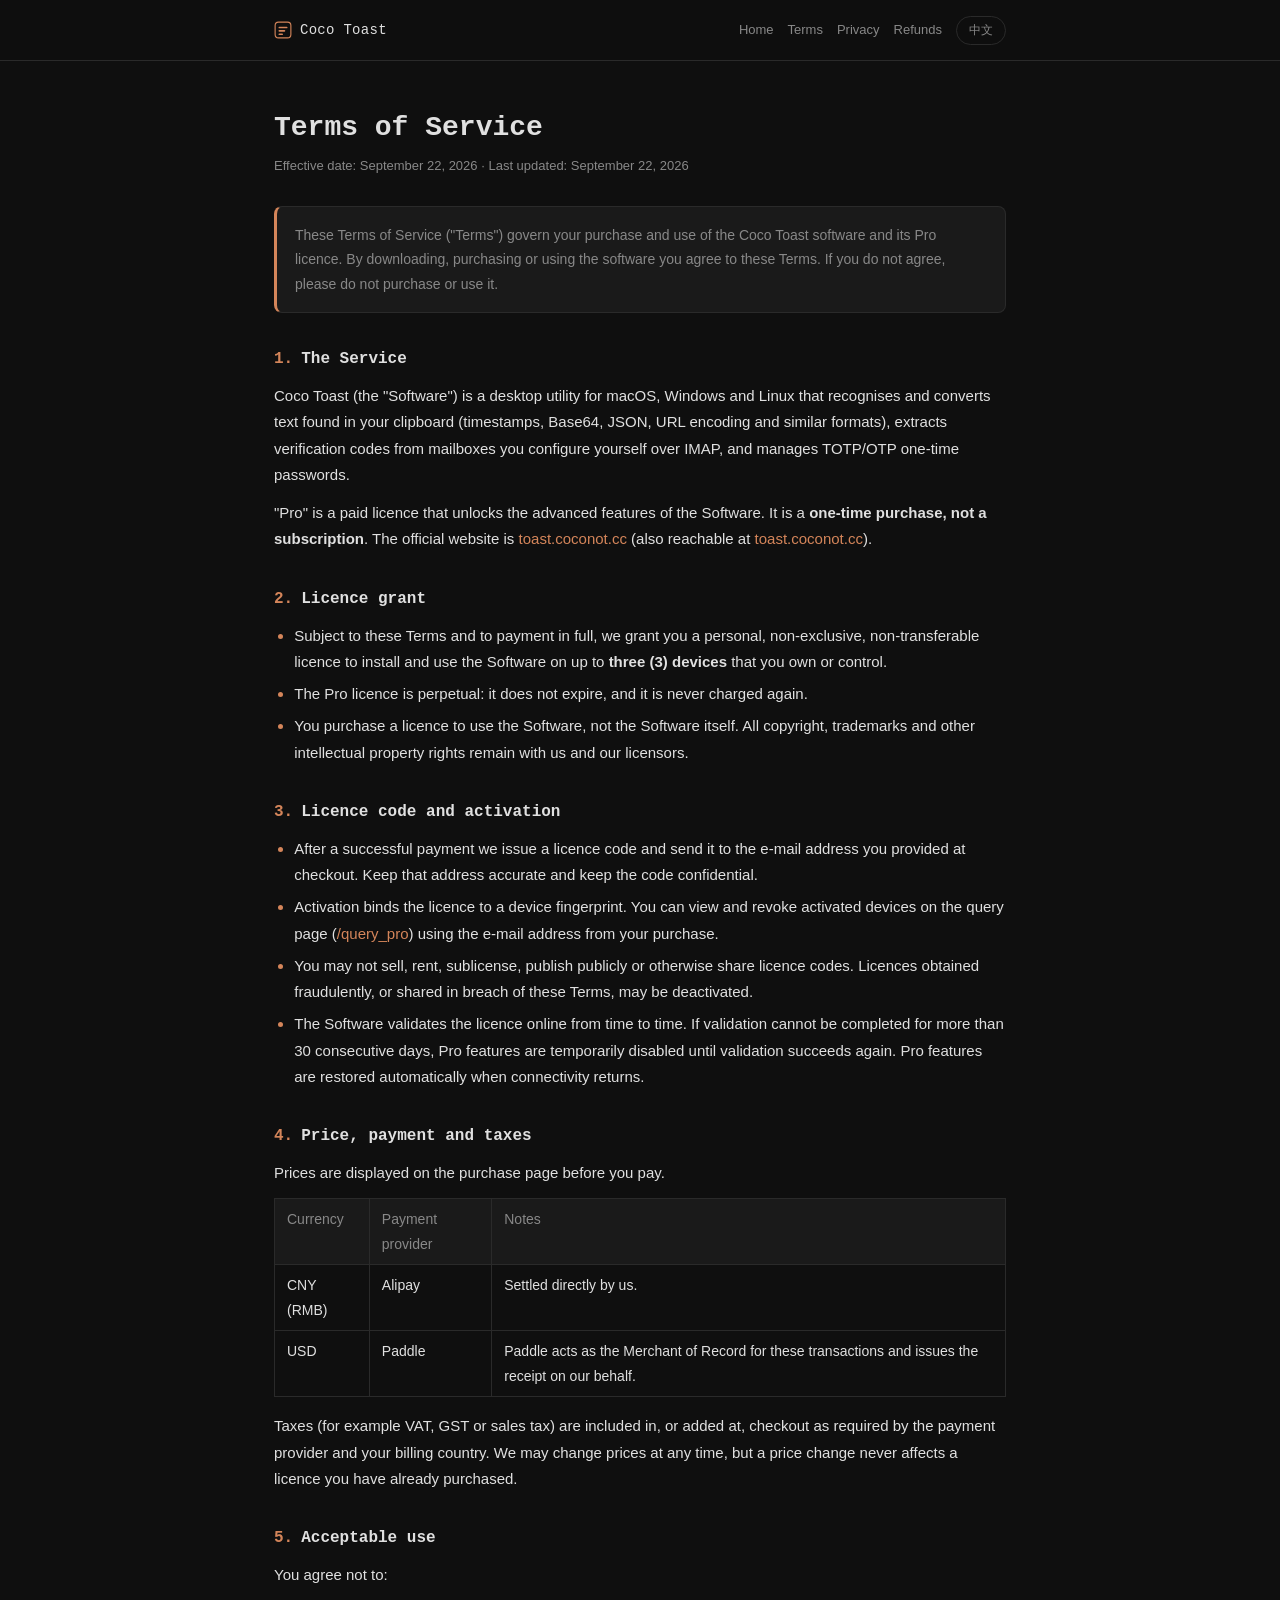
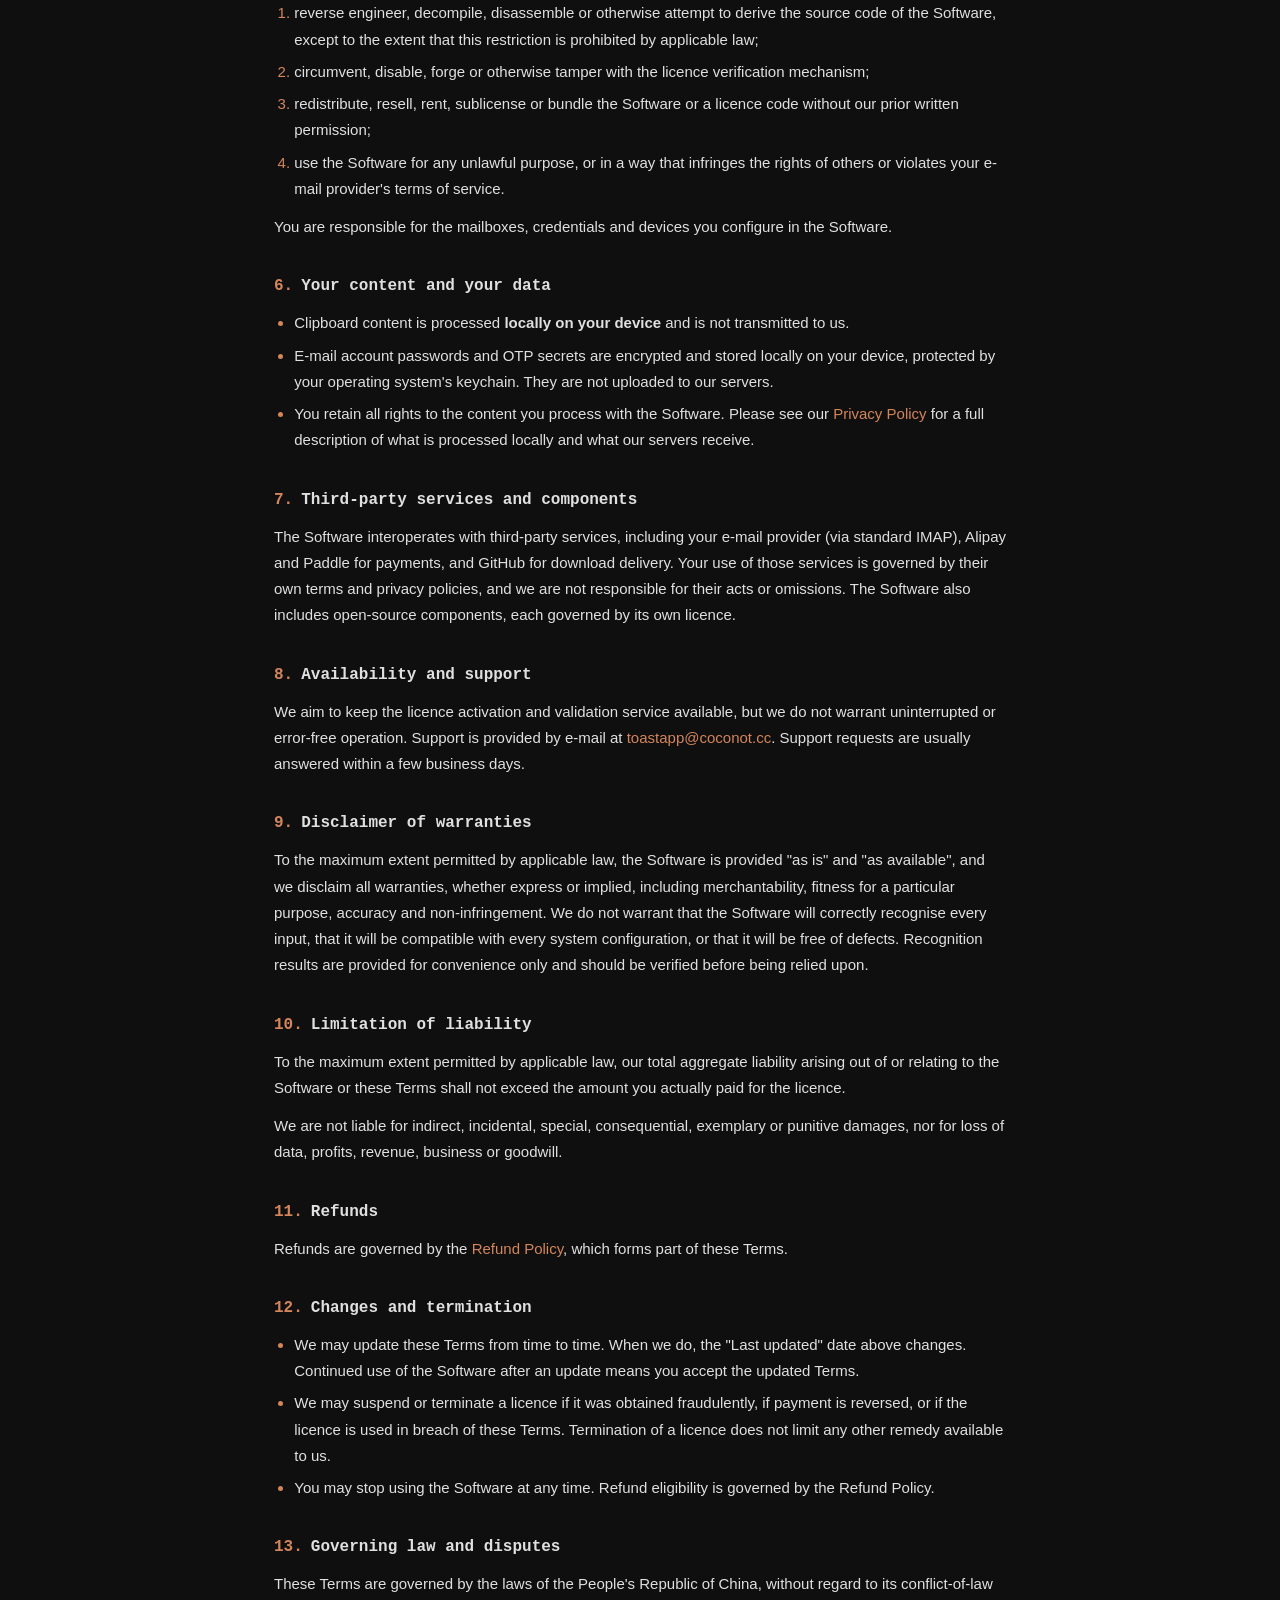
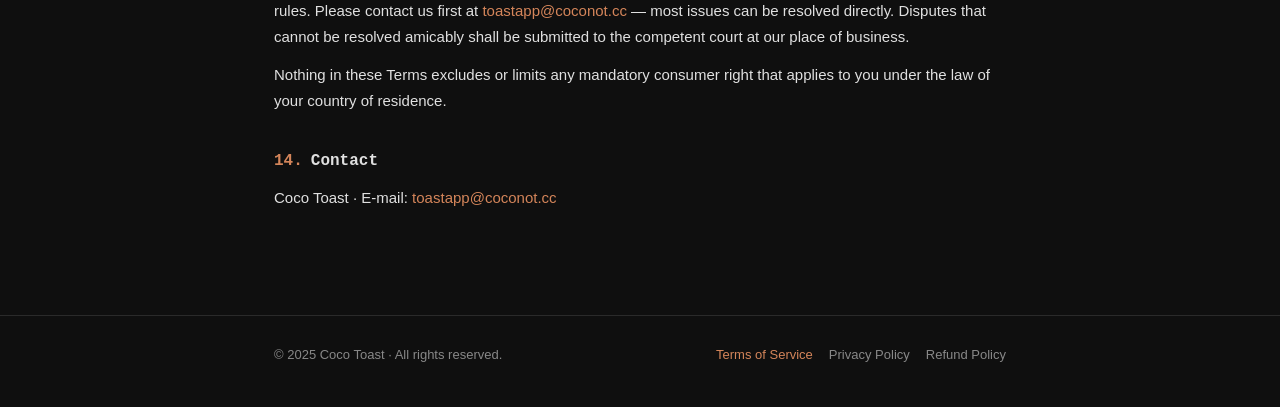
<file: legal/terms.html>
<!doctype html>
<html lang="en" data-lang="en">
  <head>
    <meta charset="UTF-8" />
    <meta name="viewport" content="width=device-width, initial-scale=1.0" />
    <link rel="icon" type="image/svg+xml" href="../favicon.svg" />
    <title>Terms of Service · Coco Toast 服务条款</title>
    <meta
      name="description"
      content="Coco Toast Terms of Service — licence grant, activation, pricing, acceptable use, warranty disclaimer and liability limits. Coco Toast 服务条款。"
    />
    <meta name="theme-color" content="#0F0F0F" />
    <link rel="canonical" href="https://toast.coconot.cc/legal/terms.html" />
    <link rel="stylesheet" href="legal.css" />
  </head>
  <body>
    <header class="legal-header">
      <div class="legal-header__inner">
        <a class="legal-brand" href="/">
          <svg
            class="legal-brand__logo"
            width="18"
            height="18"
            viewBox="0 0 32 32"
            fill="none"
            aria-hidden="true"
          >
            <rect
              x="2"
              y="2"
              width="28"
              height="28"
              rx="6"
              stroke="currentColor"
              stroke-width="2"
              fill="none"
            />
            <rect
              x="8"
              y="10"
              width="16"
              height="3"
              rx="1.5"
              fill="currentColor"
            />
            <rect
              x="8"
              y="16"
              width="12"
              height="3"
              rx="1.5"
              fill="currentColor"
            />
            <rect
              x="8"
              y="22"
              width="8"
              height="3"
              rx="1.5"
              fill="currentColor"
            />
          </svg>
          <span class="legal-brand__name">Coco Toast</span>
        </a>
        <nav class="legal-header__nav">
          <a href="/"
            ><span data-lang-block="en">Home</span
            ><span data-lang-block="zh">返回首页</span></a
          >
          <a href="terms.html" aria-current="page"
            ><span data-lang-block="en">Terms</span
            ><span data-lang-block="zh">服务条款</span></a
          >
          <a href="privacy.html"
            ><span data-lang-block="en">Privacy</span
            ><span data-lang-block="zh">隐私政策</span></a
          >
          <a href="refund.html"
            ><span data-lang-block="en">Refunds</span
            ><span data-lang-block="zh">退款政策</span></a
          >
          <button
            type="button"
            class="legal-lang-btn"
            data-lang-toggle
            aria-label="切换为中文"
          >
            中文
          </button>
        </nav>
      </div>
    </header>

    <main class="legal-main">
      <!-- ==================== English ==================== -->
      <article data-lang-block="en" lang="en">
        <h1 class="legal-title">Terms of Service</h1>
        <p class="legal-meta">
          <span>Effective date: September 22, 2026</span>
          <span>Last updated: September 22, 2026</span>
        </p>

        <p class="legal-lead">
          These Terms of Service ("Terms") govern your purchase and use of the
          Coco Toast software and its Pro licence. By downloading, purchasing or
          using the software you agree to these Terms. If you do not agree,
          please do not purchase or use it.
        </p>

        <section class="legal-section">
          <h2><span class="num">1.</span>The Service</h2>
          <p>
            Coco Toast (the "Software") is a desktop utility for macOS, Windows
            and Linux that recognises and converts text found in your clipboard
            (timestamps, Base64, JSON, URL encoding and similar formats),
            extracts verification codes from mailboxes you configure yourself
            over IMAP, and manages TOTP/OTP one-time passwords.
          </p>
          <p>
            "Pro" is a paid licence that unlocks the advanced features of the
            Software. It is a
            <strong>one-time purchase, not a subscription</strong>. The official
            website is
            <a href="https://toast.coconot.cc">toast.coconot.cc</a> (also
            reachable at
            <a href="https://toast.coconot.cc">toast.coconot.cc</a>).
          </p>
        </section>

        <section class="legal-section">
          <h2><span class="num">2.</span>Licence grant</h2>
          <ul>
            <li>
              Subject to these Terms and to payment in full, we grant you a
              personal, non-exclusive, non-transferable licence to install and
              use the Software on up to
              <strong>three (3) devices</strong> that you own or control.
            </li>
            <li>
              The Pro licence is perpetual: it does not expire, and it is never
              charged again.
            </li>
            <li>
              You purchase a licence to use the Software, not the Software
              itself. All copyright, trademarks and other intellectual property
              rights remain with us and our licensors.
            </li>
          </ul>
        </section>

        <section class="legal-section">
          <h2><span class="num">3.</span>Licence code and activation</h2>
          <ul>
            <li>
              After a successful payment we issue a licence code and send it to
              the e-mail address you provided at checkout. Keep that address
              accurate and keep the code confidential.
            </li>
            <li>
              Activation binds the licence to a device fingerprint. You can view
              and revoke activated devices on the query page (<a
                href="/query_pro"
                >/query_pro</a
              >) using the e-mail address from your purchase.
            </li>
            <li>
              You may not sell, rent, sublicense, publish publicly or otherwise
              share licence codes. Licences obtained fraudulently, or shared in
              breach of these Terms, may be deactivated.
            </li>
            <li>
              The Software validates the licence online from time to time. If
              validation cannot be completed for more than 30 consecutive days,
              Pro features are temporarily disabled until validation succeeds
              again. Pro features are restored automatically when connectivity
              returns.
            </li>
          </ul>
        </section>

        <section class="legal-section">
          <h2><span class="num">4.</span>Price, payment and taxes</h2>
          <p>Prices are displayed on the purchase page before you pay.</p>
          <table class="legal-table">
            <thead>
              <tr>
                <th>Currency</th>
                <th>Payment provider</th>
                <th>Notes</th>
              </tr>
            </thead>
            <tbody>
              <tr>
                <td>CNY (RMB)</td>
                <td>Alipay</td>
                <td>Settled directly by us.</td>
              </tr>
              <tr>
                <td>USD</td>
                <td>Paddle</td>
                <td>
                  Paddle acts as the Merchant of Record for these transactions
                  and issues the receipt on our behalf.
                </td>
              </tr>
            </tbody>
          </table>
          <p>
            Taxes (for example VAT, GST or sales tax) are included in, or added
            at, checkout as required by the payment provider and your billing
            country. We may change prices at any time, but a price change never
            affects a licence you have already purchased.
          </p>
        </section>

        <section class="legal-section">
          <h2><span class="num">5.</span>Acceptable use</h2>
          <p>You agree not to:</p>
          <ol>
            <li>
              reverse engineer, decompile, disassemble or otherwise attempt to
              derive the source code of the Software, except to the extent that
              this restriction is prohibited by applicable law;
            </li>
            <li>
              circumvent, disable, forge or otherwise tamper with the licence
              verification mechanism;
            </li>
            <li>
              redistribute, resell, rent, sublicense or bundle the Software or a
              licence code without our prior written permission;
            </li>
            <li>
              use the Software for any unlawful purpose, or in a way that
              infringes the rights of others or violates your e-mail provider's
              terms of service.
            </li>
          </ol>
          <p>
            You are responsible for the mailboxes, credentials and devices you
            configure in the Software.
          </p>
        </section>

        <section class="legal-section">
          <h2><span class="num">6.</span>Your content and your data</h2>
          <ul>
            <li>
              Clipboard content is processed
              <strong>locally on your device</strong> and is not transmitted to
              us.
            </li>
            <li>
              E-mail account passwords and OTP secrets are encrypted and stored
              locally on your device, protected by your operating system's
              keychain. They are not uploaded to our servers.
            </li>
            <li>
              You retain all rights to the content you process with the
              Software. Please see our
              <a href="privacy.html">Privacy Policy</a> for a full description
              of what is processed locally and what our servers receive.
            </li>
          </ul>
        </section>

        <section class="legal-section">
          <h2>
            <span class="num">7.</span>Third-party services and components
          </h2>
          <p>
            The Software interoperates with third-party services, including your
            e-mail provider (via standard IMAP), Alipay and Paddle for payments,
            and GitHub for download delivery. Your use of those services is
            governed by their own terms and privacy policies, and we are not
            responsible for their acts or omissions. The Software also includes
            open-source components, each governed by its own licence.
          </p>
        </section>

        <section class="legal-section">
          <h2><span class="num">8.</span>Availability and support</h2>
          <p>
            We aim to keep the licence activation and validation service
            available, but we do not warrant uninterrupted or error-free
            operation. Support is provided by e-mail at
            <a href="mailto:toastapp@coconot.cc">toastapp@coconot.cc</a>.
            Support requests are usually answered within a few business days.
          </p>
        </section>

        <section class="legal-section">
          <h2><span class="num">9.</span>Disclaimer of warranties</h2>
          <p>
            To the maximum extent permitted by applicable law, the Software is
            provided "as is" and "as available", and we disclaim all warranties,
            whether express or implied, including merchantability, fitness for a
            particular purpose, accuracy and non-infringement. We do not warrant
            that the Software will correctly recognise every input, that it will
            be compatible with every system configuration, or that it will be
            free of defects. Recognition results are provided for convenience
            only and should be verified before being relied upon.
          </p>
        </section>

        <section class="legal-section">
          <h2><span class="num">10.</span>Limitation of liability</h2>
          <p>
            To the maximum extent permitted by applicable law, our total
            aggregate liability arising out of or relating to the Software or
            these Terms shall not exceed the amount you actually paid for the
            licence.
          </p>
          <p>
            We are not liable for indirect, incidental, special, consequential,
            exemplary or punitive damages, nor for loss of data, profits,
            revenue, business or goodwill.
          </p>
        </section>

        <section class="legal-section">
          <h2><span class="num">11.</span>Refunds</h2>
          <p>
            Refunds are governed by the <a href="refund.html">Refund Policy</a>,
            which forms part of these Terms.
          </p>
        </section>

        <section class="legal-section">
          <h2><span class="num">12.</span>Changes and termination</h2>
          <ul>
            <li>
              We may update these Terms from time to time. When we do, the "Last
              updated" date above changes. Continued use of the Software after
              an update means you accept the updated Terms.
            </li>
            <li>
              We may suspend or terminate a licence if it was obtained
              fraudulently, if payment is reversed, or if the licence is used in
              breach of these Terms. Termination of a licence does not limit any
              other remedy available to us.
            </li>
            <li>
              You may stop using the Software at any time. Refund eligibility is
              governed by the Refund Policy.
            </li>
          </ul>
        </section>

        <section class="legal-section">
          <h2><span class="num">13.</span>Governing law and disputes</h2>
          <p>
            These Terms are governed by the laws of the People's Republic of
            China, without regard to its conflict-of-law rules. Please contact
            us first at
            <a href="mailto:toastapp@coconot.cc">toastapp@coconot.cc</a> — most
            issues can be resolved directly. Disputes that cannot be resolved
            amicably shall be submitted to the competent court at our place of
            business.
          </p>
          <p>
            Nothing in these Terms excludes or limits any mandatory consumer
            right that applies to you under the law of your country of
            residence.
          </p>
        </section>

        <section class="legal-section">
          <h2><span class="num">14.</span>Contact</h2>
          <p>
            Coco Toast · E-mail:
            <a href="mailto:toastapp@coconot.cc">toastapp@coconot.cc</a>
          </p>
        </section>
      </article>

      <!-- ==================== 中文 ==================== -->
      <article data-lang-block="zh" lang="zh-CN">
        <h1 class="legal-title">服务条款</h1>
        <p class="legal-meta">
          <span>生效日期：2026 年 9 月 22 日</span>
          <span>最后更新：2026 年 9 月 22 日</span>
        </p>

        <p class="legal-lead">
          本服务条款（下称「本条款」）适用于你对 Coco Toast 软件及其 Pro
          授权的购买与使用。
          下载、购买或使用本软件，即表示你接受本条款。如不同意，请勿购买或使用。
        </p>

        <section class="legal-section">
          <h2><span class="num">1.</span>服务说明</h2>
          <p>
            Coco Toast（下称「本软件」）是一款运行在 macOS、Windows、Linux
            上的桌面工具，
            用于识别并转换你剪贴板中的文本（时间戳、Base64、JSON、URL
            编码等格式）， 通过 IMAP 从你自己配置的邮箱中提取验证码，并管理
            TOTP/OTP 一次性密码。
          </p>
          <p>
            「Pro」是解锁本软件高级功能的付费授权，属于<strong>一次性买断，不是订阅</strong>。
            官方网站为
            <a href="https://toast.coconot.cc">toast.coconot.cc</a>（亦可通过
            <a href="https://toast.coconot.cc">toast.coconot.cc</a> 访问）。
          </p>
        </section>

        <section class="legal-section">
          <h2><span class="num">2.</span>授权范围</h2>
          <ul>
            <li>
              在你遵守本条款并完成付款的前提下，我们授予你一项个人的、非排他的、不可转让的授权，
              允许你在你拥有或控制的<strong>最多 3 台设备</strong
              >上安装并使用本软件。
            </li>
            <li>Pro 授权为永久授权：不过期，也不会再次收费。</li>
            <li>
              你购买的是软件的使用授权，而非软件本身。软件的著作权、商标及其他知识产权
              均归我们及我们的许可方所有。
            </li>
          </ul>
        </section>

        <section class="legal-section">
          <h2><span class="num">3.</span>激活码与激活</h2>
          <ul>
            <li>
              付款成功后，我们会生成激活码并发送到你下单时填写的邮箱。
              请确保该邮箱填写正确，并妥善保管激活码。
            </li>
            <li>
              激活会将授权绑定到设备指纹。你可以通过查询页 （<a
                href="/query_pro"
                >/query_pro</a
              >）使用购买邮箱查看并撤销已激活的设备。
            </li>
            <li>
              你不得出售、出租、转授权、公开发布或以其他方式共享激活码。
              通过欺诈方式取得、或违反本条款共享出去的授权，可能被停用。
            </li>
            <li>
              本软件会不定期联网校验授权。若连续超过 30 天无法完成校验， Pro
              功能将被暂时禁用，直至校验重新成功；网络恢复后 Pro
              功能会自动恢复。
            </li>
          </ul>
        </section>

        <section class="legal-section">
          <h2><span class="num">4.</span>价格、支付与税费</h2>
          <p>价格会在付款前于购买页面展示。</p>
          <table class="legal-table">
            <thead>
              <tr>
                <th>币种</th>
                <th>支付渠道</th>
                <th>说明</th>
              </tr>
            </thead>
            <tbody>
              <tr>
                <td>人民币 CNY</td>
                <td>支付宝</td>
                <td>由我们直接收款。</td>
              </tr>
              <tr>
                <td>美元 USD</td>
                <td>Paddle</td>
                <td>
                  Paddle 在这些交易中作为记录商户（Merchant of Record），
                  并由其代表我们出具收据。
                </td>
              </tr>
            </tbody>
          </table>
          <p>
            税费（如增值税、消费税等）会按支付渠道及你所在账单国家/地区的要求，
            包含在结算价格中或在结算时加收。我们可能随时调整价格，
            但价格调整不影响你已经购买的授权。
          </p>
        </section>

        <section class="legal-section">
          <h2><span class="num">5.</span>使用规范</h2>
          <p>你同意不得进行以下行为：</p>
          <ol>
            <li>
              对本软件进行逆向工程、反编译、反汇编，或以其他方式试图获取其源代码，
              但适用法律明确禁止此类限制的情形除外；
            </li>
            <li>绕过、禁用、伪造或以其他方式篡改授权校验机制；</li>
            <li>
              未经我们事先书面许可，再分发、转售、出租、转授权或捆绑销售本软件或激活码；
            </li>
            <li>
              将本软件用于任何违法用途，或以侵犯他人权利、违反你邮箱服务商服务条款的方式使用。
            </li>
          </ol>
          <p>你需对自己在本软件中配置的邮箱、凭据与设备负责。</p>
        </section>

        <section class="legal-section">
          <h2><span class="num">6.</span>你的内容与数据</h2>
          <ul>
            <li>剪贴板内容<strong>全部在本机处理</strong>，不会传输给我们。</li>
            <li>
              邮箱密码与 OTP
              密钥经加密后仅保存在你的本机，并由操作系统钥匙串保护，
              不会上传到我们的服务器。
            </li>
            <li>
              你对使用本软件处理的内容保留全部权利。哪些数据在本机处理、哪些数据会到达我们的服务器，
              请见<a href="privacy.html">隐私政策</a>。
            </li>
          </ul>
        </section>

        <section class="legal-section">
          <h2><span class="num">7.</span>第三方服务与组件</h2>
          <p>
            本软件会与第三方服务交互，包括你的邮箱服务商（通过标准 IMAP 协议）、
            用于支付的支付宝与 Paddle、以及用于分发安装包的 GitHub。
            你使用这些服务时适用其各自的服务条款与隐私政策，我们不对其行为或不作为负责。
            本软件还包含若干开源组件，各自适用其自身的开源许可。
          </p>
        </section>

        <section class="legal-section">
          <h2><span class="num">8.</span>服务可用性与支持</h2>
          <p>
            我们会尽力保持授权激活与校验服务可用，但不保证服务不中断、完全无错误。
            技术支持请邮件联系
            <a href="mailto:toastapp@coconot.cc">toastapp@coconot.cc</a>，
            通常会在几个工作日内回复。
          </p>
        </section>

        <section class="legal-section">
          <h2><span class="num">9.</span>免责声明</h2>
          <p>
            在适用法律允许的最大范围内，本软件按「现状」与「现有可用」状态提供，
            我们不作任何明示或默示的保证，包括对适销性、特定用途适用性、准确性与不侵权的保证。
            我们不保证本软件能正确识别所有输入、兼容所有系统环境，或不存在缺陷。
            识别结果仅供便利参考，使用前请自行核实。
          </p>
        </section>

        <section class="legal-section">
          <h2><span class="num">10.</span>责任限制</h2>
          <p>
            在适用法律允许的最大范围内，我们就本软件或本条款所承担的赔偿责任总额，
            不超过你实际支付的授权费用。
          </p>
          <p>
            我们不对间接损失、附带损失、特殊损失、后果性损失、惩罚性赔偿负责，
            也不对数据、利润、收入、业务或商誉的损失负责。
          </p>
        </section>

        <section class="legal-section">
          <h2><span class="num">11.</span>退款</h2>
          <p>
            退款事宜适用<a href="refund.html">退款政策</a
            >，该政策构成本条款的组成部分。
          </p>
        </section>

        <section class="legal-section">
          <h2><span class="num">12.</span>条款变更与授权终止</h2>
          <ul>
            <li>
              我们可能不时更新本条款，更新后上方的「最后更新」日期会随之变化。
              条款更新后你继续使用本软件，即视为接受更新后的条款。
            </li>
            <li>
              若授权系通过欺诈方式取得、付款被撤回，或授权被用于违反本条款的用途，
              我们可以暂停或终止该授权。终止授权不影响我们采取其他救济措施的权利。
            </li>
            <li>你可以随时停止使用本软件。是否符合退款条件以退款政策为准。</li>
          </ul>
        </section>

        <section class="legal-section">
          <h2><span class="num">13.</span>适用法律与争议解决</h2>
          <p>
            本条款适用中华人民共和国法律，不适用其冲突法规则。 如有疑问请先通过
            <a href="mailto:toastapp@coconot.cc">toastapp@coconot.cc</a>
            与我们联系，
            多数问题可以直接解决。经协商仍无法解决的争议，提交我们经营地有管辖权的法院处理。
          </p>
          <p>
            本条款不排除或限制你依所在国家/地区法律享有的、不可放弃的消费者法定权利。
          </p>
        </section>

        <section class="legal-section">
          <h2><span class="num">14.</span>联系方式</h2>
          <p>
            Coco Toast · 邮箱：<a href="mailto:toastapp@coconot.cc"
              >toastapp@coconot.cc</a
            >
          </p>
        </section>
      </article>
    </main>

    <footer class="legal-footer">
      <div class="legal-footer__inner">
        <span>© 2025 Coco Toast · All rights reserved.</span>
        <div class="legal-footer__links">
          <a href="terms.html" aria-current="page">Terms of Service</a>
          <a href="privacy.html">Privacy Policy</a>
          <a href="refund.html">Refund Policy</a>
        </div>
      </div>
    </footer>

    <script src="legal.js"></script>
  </body>
</html>
</file>
<file: assets/index-DjBW2FLa.css>
@import"https://fonts.font.im/css2?family=IBM+Plex+Mono:ital,wght@0,400;0,500;0,600;1,400&family=Inter:wght@400;500;600&family=Noto+Sans+SC:wght@400;500;600&display=swap";.header{position:sticky;top:0;z-index:100;height:var(--header-height);background-color:#0f0f0feb;-webkit-backdrop-filter:blur(8px);backdrop-filter:blur(8px);border-bottom:1px solid transparent;transition:border-color var(--transition-normal),box-shadow var(--transition-normal)}.header--scrolled{border-bottom-color:var(--color-border);box-shadow:0 1px 12px #0006}.header__inner{height:100%;display:flex;align-items:center;justify-content:space-between}.header__brand{display:flex;align-items:center;gap:10px;color:var(--color-text);text-decoration:none}.header__logo{color:var(--color-accent);flex-shrink:0}.header__name{font-family:var(--font-heading);font-size:1rem;font-weight:600;letter-spacing:-.02em;color:var(--color-text)}.header__nav{display:flex;align-items:center;gap:16px}.header__buy-btn{display:inline-flex;align-items:center;gap:6px;padding:0 14px;height:34px;border-radius:var(--radius-sm);background-color:var(--color-accent);color:#fff;font-family:var(--font-body);font-size:.8125rem;font-weight:600;text-decoration:none;transition:background-color var(--transition-fast);cursor:pointer}.header__buy-btn:hover{background-color:#f07040;color:#fff}.header__download-btn{display:inline-flex;align-items:center;gap:6px;padding:0 16px;height:34px;border-radius:var(--radius-sm);border:1px solid var(--color-accent);color:var(--color-accent);font-family:var(--font-body);font-size:.8125rem;font-weight:500;text-decoration:none;transition:background-color var(--transition-fast),color var(--transition-fast);cursor:pointer}.header__download-btn:hover{background-color:var(--color-accent);color:#fff}.header__lang-btn{display:inline-flex;align-items:center;gap:6px;padding:0 10px;height:34px;border-radius:var(--radius-sm);border:1px solid var(--color-border);background-color:transparent;color:var(--color-text-secondary);font-family:var(--font-body);font-size:.8125rem;font-weight:500;cursor:pointer;transition:color var(--transition-fast),border-color var(--transition-fast),background-color var(--transition-fast)}.header__lang-btn:hover{color:var(--color-text);border-color:var(--color-accent);background-color:#ffffff0a}.header__lang-label{line-height:1}@media(max-width:560px){.header__lang-label{display:none}}.hero{position:relative;min-height:calc(100vh - var(--header-height));display:flex;align-items:center;overflow:hidden;padding:var(--section-py) 0}.hero__bg-pattern{position:absolute;top:0;right:0;bottom:0;left:0;pointer-events:none}.hero__grid{position:absolute;top:0;right:0;bottom:0;left:0;background-image:linear-gradient(var(--color-border) 1px,transparent 1px),linear-gradient(90deg,var(--color-border) 1px,transparent 1px);background-size:48px 48px;opacity:.3;-webkit-mask-image:radial-gradient(ellipse 80% 60% at 50% 40%,black 30%,transparent 100%);mask-image:radial-gradient(ellipse 80% 60% at 50% 40%,black 30%,transparent 100%)}.hero__content{position:relative;z-index:1;text-align:center;max-width:720px;margin:0 auto;display:flex;flex-direction:column;align-items:center;gap:0}.hero__badge{display:inline-flex;align-items:center;gap:6px;padding:4px 12px;border-radius:20px;border:1px solid var(--color-border);background-color:var(--color-card);font-family:var(--font-heading);font-size:.6875rem;color:var(--color-text-muted);letter-spacing:.05em;text-transform:uppercase;margin-bottom:28px}.hero__badge svg{color:var(--color-accent)}.hero-title{font-size:clamp(3rem,8vw,5.5rem);font-weight:600;line-height:1;letter-spacing:-.04em;margin-bottom:20px;display:flex;align-items:baseline;gap:.12em}.hero__title-main{color:var(--color-text)}.hero__title-accent{color:var(--color-accent)}.hero__slogan{font-family:var(--font-heading);font-size:clamp(1rem,2.5vw,1.375rem);font-weight:500;color:var(--color-text);letter-spacing:.08em;margin-bottom:8px}.hero__slogan-word{display:inline}.hero__slogan-word--accent{color:var(--color-accent)}.hero__slogan-dot{color:var(--color-text-muted);margin:0 .3em;opacity:.5}.hero__slogan-hint{font-size:.75rem;color:var(--color-text-muted);opacity:.7;margin-bottom:24px;max-width:480px;line-height:1.6}.hero__slogan-hint-accent{color:var(--color-accent);font-weight:500}.hero__subtitle{font-family:var(--font-heading);font-size:clamp(.875rem,2.5vw,1.125rem);color:var(--color-text-muted);letter-spacing:.02em;margin-bottom:28px}.hero-tagline{font-size:clamp(.9375rem,2vw,1.0625rem);color:var(--color-text-muted);line-height:1.7;margin-bottom:40px;max-width:520px}.hero__br{display:block}.hero-cta{display:flex;flex-direction:column;align-items:center;gap:12px;margin-bottom:48px}.hero__cta-btn{display:inline-flex;align-items:center;gap:8px;padding:0 28px;height:48px;border-radius:var(--radius);background-color:var(--color-accent);color:#fff;font-size:1rem;font-weight:600;text-decoration:none;transition:background-color var(--transition-fast),transform var(--transition-fast)}.hero__cta-btn:hover{background-color:#f07040;transform:translateY(-2px);color:#fff}.hero__cta-btn:active{transform:translateY(0)}.hero__cta-hint{font-size:.75rem;color:var(--color-text-muted)}.hero__features-preview{display:flex;flex-wrap:wrap;justify-content:center;gap:8px}.hero__tag{padding:4px 10px;border-radius:4px;border:1px solid var(--color-border);background-color:var(--color-card);font-family:var(--font-heading);font-size:.6875rem;color:var(--color-text-muted);letter-spacing:.02em}@media(max-width:768px){.hero{padding:var(--section-py-mobile) 0;min-height:auto}.hero__br{display:none}}.features{padding:var(--section-py) 0}.features__header{text-align:center;margin-bottom:56px}.features__title{font-size:clamp(1.75rem,4vw,2.25rem);font-weight:600;margin-bottom:12px;letter-spacing:-.03em}.features__subtitle{font-size:1rem;color:var(--color-text-muted);font-family:var(--font-body)}.features__grid{display:grid;grid-template-columns:repeat(3,1fr);gap:16px}.feature-card{background-color:var(--color-card);border:1px solid var(--color-border);border-radius:var(--radius);padding:28px 24px;transition:transform var(--transition-normal),border-color var(--transition-normal),box-shadow var(--transition-normal)}.feature-card:hover{transform:translateY(-4px);border-color:#3a3a3a;box-shadow:0 8px 24px #0000004d}.feature-card__icon{width:44px;height:44px;border-radius:10px;background-color:#d4855a1a;color:var(--color-accent);display:flex;align-items:center;justify-content:center;margin-bottom:16px;border:1px solid rgba(212,133,90,.2)}.feature-card__icon--accent{background-color:#5bafa01a;color:var(--color-accent-alt);border-color:#5bafa033}.feature-card__title{font-size:1rem;font-weight:600;margin-bottom:8px;font-family:var(--font-heading);letter-spacing:-.01em}.feature-card__desc{font-size:.875rem;color:var(--color-text-muted);line-height:1.6}@media(max-width:1024px){.features__grid{grid-template-columns:repeat(2,1fr)}}@media(max-width:640px){.features{padding:var(--section-py-mobile) 0}.features__grid{grid-template-columns:1fr;gap:12px}.feature-card{padding:20px}}.features-demo{padding:var(--section-py) 0;background-color:var(--color-card);border-top:1px solid var(--color-border);border-bottom:1px solid var(--color-border)}.features-demo__header{text-align:center;margin-bottom:56px}.features-demo__title{font-size:clamp(1.75rem,4vw,2.25rem);font-weight:600;margin-bottom:12px;letter-spacing:-.03em}.features-demo__subtitle{font-size:1rem;color:var(--color-text-muted)}.features-demo__inner{display:flex;gap:64px;align-items:center;max-width:860px;margin:0 auto}.features-demo__list{flex:1;display:flex;flex-direction:column;gap:6px}.features-demo__item{display:flex;align-items:center;gap:12px;padding:14px 18px;border-radius:var(--radius);cursor:pointer;border:1px solid transparent;transition:background-color var(--transition-normal),border-color var(--transition-normal)}.features-demo__item:hover{background-color:var(--color-hover-card);border-color:var(--color-border)}.features-demo__item--active{background-color:var(--color-highlight);border-color:var(--color-accent)}.features-demo__item-index{font-family:var(--font-heading);font-size:.75rem;color:var(--color-text-muted);opacity:.4;min-width:22px;transition:opacity var(--transition-normal)}.features-demo__item--active .features-demo__item-index{color:var(--color-accent);opacity:1}.features-demo__item-text{font-size:.9375rem;color:var(--color-text);transition:color var(--transition-normal)}.features-demo__item--active .features-demo__item-text{color:var(--color-accent)}.features-demo__footer{text-align:center;font-size:.8125rem;color:var(--color-text-muted);margin-top:48px;opacity:.7}.features-demo__stage{flex:1;position:relative;min-height:280px;display:flex;align-items:center;justify-content:flex-end;overflow:hidden}.fd-popup{width:360px;background:#f6f2e9;border-radius:10px;box-shadow:0 8px 32px #0009;overflow:hidden;position:absolute;right:0;opacity:0}.fd-popup--entering{animation:fd-slide-in .35s cubic-bezier(.16,1,.3,1) forwards}.fd-popup--visible{opacity:1}.fd-popup--leaving{animation:fd-fade-out .35s ease-out forwards}@keyframes fd-slide-in{0%{transform:translate(100%);opacity:0}to{transform:translate(0);opacity:1}}@keyframes fd-fade-out{0%{transform:translate(0);opacity:1}to{transform:translate(0);opacity:0}}.fd-popup__btn-group{position:absolute;top:4px;right:5px;z-index:10;display:flex;flex-direction:row-reverse;gap:2px}.fd-popup__btn{width:20px;height:20px;display:flex;align-items:center;justify-content:center;border-radius:4px;color:#9d8c7b;opacity:.5;transition:opacity var(--transition-fast),background-color var(--transition-fast);background:transparent;border:none;cursor:default}.fd-popup__btn:hover{opacity:1;background-color:#0000000f}.fd-popup__btn--close{order:-1}.fd-popup__btn--close:hover{opacity:1;background-color:#ff5f5626;color:#d43a3a}.fd-popup__label{position:absolute;top:6px;left:12px;z-index:10;font-size:10px;font-weight:600;color:#bf3a2b;text-transform:uppercase;letter-spacing:.5px}.fd-popup__label--otp{left:0;right:0;text-align:center}.fd-popup__body{padding:28px 18px 14px;display:flex;flex-direction:column;min-height:60px}.fd-popup__body--top{align-items:flex-start;justify-content:flex-start}.fd-popup__body--otp{align-items:center;justify-content:center;padding:22px 18px 10px;min-height:0}.fd-popup__main{font-family:SF Mono,JetBrains Mono,Fira Code,Cascadia Code,monospace;font-size:26px;font-weight:400;color:#2b1b12;line-height:1.3;text-align:left}.fd-popup__main--long{font-size:12px;font-weight:400;line-height:1.5;white-space:pre-wrap;word-break:break-all;width:100%;margin:0}.fd-popup__raw{font-size:11px;color:#93806c;line-height:1.4;text-align:left;white-space:nowrap;overflow:hidden;text-overflow:ellipsis;max-width:100%;margin-top:4px}.fd-popup__otp{font-family:SF Mono,JetBrains Mono,Fira Code,Cascadia Code,monospace;font-size:28px;font-weight:400;letter-spacing:8px;color:#bf3a2b}@keyframes fd-shrink{0%{width:100%}to{width:0%}}.fd-popup__progress{height:3px;background:#f6f2e9;overflow:hidden}.fd-popup--visible .fd-popup__progress-bar{animation:fd-shrink 5s linear forwards}.fd-popup__progress.is-paused .fd-popup__progress-bar{animation-play-state:paused}.fd-popup__progress-bar{height:100%;background:linear-gradient(90deg,#bf3a2b,#b3884d);border-radius:0 0 0 10px}@media(max-width:820px){.features-demo__inner{flex-direction:column;gap:40px}.features-demo__list{width:100%}.features-demo__stage{width:100%;min-height:220px;justify-content:center}.fd-popup{width:100%;max-width:360px;position:relative}}@media(max-width:640px){.features-demo{padding:var(--section-py-mobile) 0}.features-demo__item{padding:12px 14px}.fd-popup{max-width:320px}}.download{padding:var(--section-py) 0}.download__header{text-align:center;margin-bottom:48px}.download__title{font-size:clamp(1.75rem,4vw,2.25rem);font-weight:600;margin-bottom:12px;letter-spacing:-.03em}.download__subtitle{font-size:.9375rem;color:var(--color-text-muted)}.download__version{margin-top:10px;font-family:var(--font-heading);font-size:.8125rem;letter-spacing:.02em;color:var(--color-accent)}.download__platforms{display:grid;grid-template-columns:repeat(3,1fr);gap:20px;margin-bottom:40px}.download-platform{background-color:var(--color-card);border:1px solid var(--color-border);border-radius:var(--radius);padding:24px;transition:border-color var(--transition-fast),background-color var(--transition-fast)}.download-platform:hover{border-color:#3a3a3a}.download-platform--recommended{border-color:var(--color-accent);box-shadow:0 0 0 1px var(--color-accent),0 4px 16px #d4855a26}.download-platform--recommended:hover{border-color:var(--color-accent);box-shadow:0 0 0 1px var(--color-accent),0 6px 20px #d4855a33}.download-platform__header{display:flex;align-items:center;gap:12px;margin-bottom:20px;padding-bottom:16px;border-bottom:1px solid var(--color-border)}.download-platform__icon{color:var(--color-text-muted);flex-shrink:0}.download-platform--recommended .download-platform__icon{color:var(--color-accent)}.download-platform__title{display:flex;align-items:center;gap:10px;flex-wrap:wrap}.download-platform__name{font-family:var(--font-heading);font-size:1.125rem;font-weight:600;color:var(--color-text)}.download-platform__badge{display:inline-flex;align-items:center;padding:2px 8px;border-radius:4px;background-color:#d4855a26;color:var(--color-accent);font-size:.6875rem;font-weight:600;font-family:var(--font-heading);letter-spacing:.03em}.download-platform__downloads{display:flex;flex-direction:column;gap:12px}.download-item{display:flex;align-items:center;justify-content:space-between;gap:12px;padding:12px 14px;border-radius:var(--radius-sm);background-color:#ffffff05;border:1px solid transparent;transition:background-color var(--transition-fast),border-color var(--transition-fast)}.download-item:hover{background-color:#ffffff0a}.download-item--recommended{background-color:#d4855a14;border-color:#d4855a40}.download-item--recommended:hover{background-color:#d4855a1f}.download-item__info{display:flex;flex-direction:column;gap:2px;min-width:0}.download-item__arch{font-size:.875rem;font-weight:500;color:var(--color-text)}.download-item__meta{font-size:.75rem;color:var(--color-text-muted);opacity:.7}.download-item__btn{display:inline-flex;align-items:center;gap:6px;padding:0 14px;height:34px;border-radius:var(--radius-sm);border:1px solid var(--color-border);background-color:transparent;color:var(--color-text);font-size:.8125rem;font-weight:500;text-decoration:none;white-space:nowrap;flex-shrink:0;transition:background-color var(--transition-fast),border-color var(--transition-fast),color var(--transition-fast)}.download-item__btn:hover{background-color:#ffffff0f;border-color:#4a4a4a;color:var(--color-text)}.download-item__btn--primary{background-color:var(--color-accent);border-color:var(--color-accent);color:#fff}.download-item__btn--primary:hover{background-color:#e09060;border-color:#e09060;color:#fff}.download-item__btn--unavailable{border-style:dashed;color:var(--color-text-muted);opacity:.55;cursor:not-allowed}.download-item__btn--unavailable:hover{background-color:transparent;border-color:var(--color-border);color:var(--color-text-muted)}.download-platform__note{margin:14px 0 0;padding:10px 12px;border-radius:var(--radius-sm);border:1px solid rgba(212,133,90,.25);background-color:var(--color-highlight);font-size:.75rem;line-height:1.5;color:var(--color-text)}.download__other{text-align:center;font-size:.875rem;color:var(--color-text-muted)}.download__other a{color:var(--color-accent);text-decoration:underline;text-underline-offset:3px}.download-platform__warning{margin:14px 0 0;padding:12px 14px;border-radius:var(--radius-sm);border:1px solid rgba(212,133,90,.35);border-left:3px solid var(--color-accent);background-color:var(--color-highlight);font-size:.8125rem;line-height:1.55;color:var(--color-text)}.download-platform__warning-title{margin:0 0 6px;font-family:var(--font-heading);font-size:.875rem;font-weight:600;color:var(--color-text)}.download-platform__warning-text{margin:0 0 10px;color:var(--color-text-muted)}.download-platform__warning-label{margin:10px 0 4px;font-weight:500;color:var(--color-text)}.download-platform__warning-steps{margin:0;padding-left:18px;color:var(--color-text-muted)}.download-platform__warning-steps li+li{margin-top:2px}@media(max-width:900px){.download__platforms{grid-template-columns:1fr;max-width:480px;margin-left:auto;margin-right:auto}}@media(max-width:768px){.download{padding:var(--section-py-mobile) 0}.download-platform{padding:20px}.download-item{flex-direction:column;align-items:stretch;gap:10px}.download-item__btn{justify-content:center}}.footer{padding:48px 0 32px;border-top:1px solid var(--color-border)}.footer__inner{display:flex;flex-direction:column;align-items:center;gap:16px;text-align:center}.footer__brand{display:flex;align-items:center;gap:8px;color:var(--color-text-muted)}.footer__logo{color:var(--color-accent);opacity:.7}.footer__name{font-family:var(--font-heading);font-size:.875rem;font-weight:500;color:var(--color-text-muted)}.footer__slogan{font-size:.875rem;color:var(--color-text-muted);opacity:.7}.footer__links{display:flex;align-items:center;gap:16px}.footer__link{display:inline-flex;align-items:center;gap:6px;font-size:.8125rem;color:var(--color-text-muted);text-decoration:none;transition:color var(--transition-fast)}.footer__link:hover{color:var(--color-text)}.footer__divider{width:40px;height:1px;background-color:var(--color-border);margin:4px 0}.footer__copyright{font-size:.75rem;color:var(--color-text-muted);opacity:.4}.pay-layout{min-height:100vh;display:flex;align-items:center;justify-content:center;padding:48px 20px;background:radial-gradient(800px 400px at 50% -10%,rgba(212,133,90,.08),transparent 60%),var(--color-bg)}.pay-layout__card{position:relative;width:100%;max-width:420px;padding:40px 32px 32px;border:1px solid var(--color-border);border-radius:var(--radius);background-color:var(--color-card);box-shadow:0 20px 60px #00000073}.pay-layout__back{position:absolute;top:16px;left:16px;display:inline-flex;align-items:center;gap:4px;font-size:.75rem;color:var(--color-text-muted);transition:color var(--transition-fast)}.pay-layout__back:hover{color:var(--color-accent)}.pay-layout__lang-btn{position:absolute;top:16px;right:16px;display:inline-flex;align-items:center;gap:5px;padding:0 10px;height:30px;border-radius:var(--radius-sm);border:1px solid var(--color-border);background-color:transparent;color:var(--color-text-muted);font-family:var(--font-body);font-size:.75rem;font-weight:500;cursor:pointer;transition:color var(--transition-fast),border-color var(--transition-fast),background-color var(--transition-fast)}.pay-layout__lang-btn:hover{color:var(--color-text);border-color:var(--color-accent);background-color:#ffffff0a}.pay-layout__lang-label{line-height:1}.preorder{display:flex;flex-direction:column;gap:18px}.preorder__badge{align-self:flex-start;font-family:var(--font-heading);font-size:.6875rem;letter-spacing:.08em;text-transform:uppercase;color:var(--color-accent);border:1px solid rgba(212,133,90,.4);border-radius:999px;padding:3px 10px}.preorder__title{font-size:1.375rem;font-weight:600;margin:0}.preorder__subtitle{font-size:.8125rem;color:var(--color-text-muted);margin:-10px 0 0}.preorder__currencies{display:grid;grid-template-columns:1fr 1fr;gap:12px}.preorder__currency{position:relative;display:flex;flex-direction:column;align-items:flex-start;gap:2px;padding:14px 16px;border:1px solid var(--color-border);border-radius:var(--radius-sm);background-color:var(--color-placeholder-bg);text-align:left;transition:border-color var(--transition-fast),background-color var(--transition-fast)}.preorder__currency:disabled{cursor:not-allowed;opacity:.6}.preorder__currency-label{font-size:.6875rem;color:var(--color-text-muted)}.preorder__currency-brands{display:flex;align-items:center;gap:7px;margin-top:3px}.preorder__brand-icon{height:17px;width:auto;background-color:#fff;border-radius:3px;padding:2px;box-shadow:0 1px 2px #00000040}.preorder__brand-icon--visa{color:#1a1f71}.preorder__brand-icon--mastercard{color:#eb001b}.preorder__brand-icon--amex{color:#2e77bc}.preorder__brand-icon--paypal{color:#253b80}.preorder__brand-icon--alipay{color:#1677ff}.preorder__currency-price-row{display:flex;align-items:baseline;gap:8px}.preorder__currency-price{font-family:var(--font-heading);font-size:1.375rem;font-weight:600;color:var(--color-text)}.preorder__currency-original{font-size:.6875rem;color:var(--color-text-muted);text-decoration:line-through}.preorder__currency.is-active{border-color:var(--color-accent);background-color:var(--color-highlight)}.preorder__currency.is-active .preorder__currency-price{color:var(--color-accent)}.preorder__features-title{font-size:.6875rem;text-transform:uppercase;letter-spacing:.06em;color:var(--color-text-muted);margin:0 0 6px}.preorder__features ul{list-style:none;padding:0;margin:0;display:flex;flex-direction:column;gap:6px}.preorder__features li{position:relative;padding-left:18px;font-size:.8125rem;color:var(--color-text)}.preorder__features li:before{content:"✓";position:absolute;left:0;color:var(--color-accent-alt);font-weight:600}.preorder__field{display:flex;flex-direction:column;gap:6px}.preorder__label{font-size:.8125rem;font-weight:500}.preorder__input{height:42px;padding:0 14px;border:1px solid var(--color-border);border-radius:var(--radius-sm);background-color:var(--color-placeholder-bg);color:var(--color-text);font-family:var(--font-body);font-size:.875rem;transition:border-color var(--transition-fast),box-shadow var(--transition-fast)}.preorder__input:focus{outline:none;border-color:var(--color-accent);box-shadow:0 0 0 3px var(--color-highlight)}.preorder__input.is-error{border-color:#e5484d}.preorder__field-hint{font-size:.6875rem;color:var(--color-text-muted);margin:0}.preorder__field-error{font-size:.6875rem;color:#e5484d;margin:0}.preorder__submit{height:46px;border-radius:var(--radius-sm);background-color:var(--color-accent);color:#fff;font-family:var(--font-body);font-size:.9375rem;font-weight:600;transition:background-color var(--transition-fast),transform var(--transition-fast)}.preorder__submit:hover:not(:disabled){background-color:#f07040}.preorder__submit:active:not(:disabled){transform:translateY(1px)}.preorder__submit:disabled{opacity:.6;cursor:not-allowed}.preorder__consent{margin:-10px 0 0;font-size:.6875rem;line-height:1.6;color:var(--color-text-muted);text-align:center}.preorder__consent a{color:var(--color-text-muted);text-decoration:underline;transition:color var(--transition-fast)}.preorder__consent a:hover{color:var(--color-accent)}.preorder__query-link{margin-top:2px;font-size:.75rem;color:var(--color-text-muted);text-align:center;text-decoration:underline;transition:color var(--transition-fast)}.preorder__query-link:hover{color:var(--color-accent)}.preorder__notice{padding:12px 14px;border:1px solid var(--color-border);border-radius:var(--radius-sm);background-color:var(--color-placeholder-bg)}.preorder__notice.is-error{border-color:#e5484d80}.preorder__notice-title{font-size:.8125rem;font-weight:600;margin:0 0 4px}.preorder__notice.is-error .preorder__notice-title{color:#e5484d}.preorder__notice-text{font-size:.75rem;color:var(--color-text-muted);margin:0;word-break:break-word}.preorder__redirect{display:flex;flex-direction:column;align-items:center;gap:10px;padding:8px 0;text-align:center}.preorder__spinner{width:28px;height:28px;border:3px solid var(--color-border);border-top-color:var(--color-accent);border-radius:50%;animation:preorder-spin .8s linear infinite}@keyframes preorder-spin{to{transform:rotate(360deg)}}.preorder__redirect-title{font-size:.875rem;font-weight:500;margin:0}.preorder__redirect-hint{font-size:.6875rem;color:var(--color-text-muted);margin:0}.preorder__manual{margin-top:4px;padding:8px 18px;border:1px solid var(--color-accent);border-radius:var(--radius-sm);color:var(--color-accent);font-family:var(--font-body);font-size:.8125rem;transition:background-color var(--transition-fast),color var(--transition-fast)}.preorder__manual:hover{background-color:var(--color-accent);color:#fff}.preorder__form-slot{display:none}.proquery{display:flex;flex-direction:column;gap:18px}.proquery__title{font-size:1.375rem;font-weight:600;margin:0}.proquery__subtitle{font-size:.8125rem;color:var(--color-text-muted);margin:-10px 0 0}.proquery__field{display:flex;flex-direction:column;gap:6px}.proquery__label{font-size:.8125rem;font-weight:500}.proquery__input{height:42px;padding:0 14px;border:1px solid var(--color-border);border-radius:var(--radius-sm);background-color:var(--color-placeholder-bg);color:var(--color-text);font-family:var(--font-body);font-size:.875rem;transition:border-color var(--transition-fast),box-shadow var(--transition-fast)}.proquery__input:focus{outline:none;border-color:var(--color-accent);box-shadow:0 0 0 3px var(--color-highlight)}.proquery__input.is-error{border-color:#e5484d}.proquery__field-hint{font-size:.6875rem;color:var(--color-text-muted);margin:0}.proquery__field-error{font-size:.6875rem;color:#e5484d;margin:0}.proquery__submit{height:46px;border-radius:var(--radius-sm);background-color:var(--color-accent);color:#fff;font-family:var(--font-body);font-size:.9375rem;font-weight:600;transition:background-color var(--transition-fast),transform var(--transition-fast)}.proquery__submit:hover:not(:disabled){background-color:#f07040}.proquery__submit:active:not(:disabled){transform:translateY(1px)}.proquery__submit:disabled{opacity:.6;cursor:not-allowed}.proquery__result{display:flex;flex-direction:column;align-items:center;gap:8px;padding:16px 14px;border:1px solid var(--color-border);border-radius:var(--radius-sm);background-color:var(--color-placeholder-bg);text-align:center}.proquery__result.is-error{border-color:#e5484d80}.proquery__result-title{font-size:.875rem;font-weight:600;margin:0}.proquery__result.is-error .proquery__result-title{color:#e5484d}.proquery__result-hint{font-size:.75rem;color:var(--color-text-muted);margin:0;word-break:break-word;max-width:300px}.proquery__orders{display:flex;flex-direction:column;gap:8px;width:100%;text-align:left}.proquery__order{display:flex;flex-direction:column;gap:4px;padding:10px 12px;border:1px solid var(--color-border);border-radius:var(--radius-sm);background-color:var(--color-card)}.proquery__order-head{display:flex;align-items:center;justify-content:space-between;gap:12px}.proquery__order-label{font-size:.75rem;color:var(--color-text-muted)}.proquery__used-count{font-size:.75rem;font-weight:600;color:var(--color-accent);white-space:nowrap}.proquery__order-value{font-family:var(--font-heading);font-size:.75rem;color:var(--color-text);word-break:break-all}.proquery__order-status{color:var(--color-accent);font-weight:600}.proquery__retry{margin-top:6px;padding:8px 20px;border:1px solid var(--color-accent);border-radius:var(--radius-sm);color:var(--color-accent);font-family:var(--font-body);font-size:.8125rem;transition:background-color var(--transition-fast),color var(--transition-fast)}.proquery__retry:hover{background-color:var(--color-accent);color:#fff}.proquery__actions{display:flex;flex-direction:column;align-items:center;gap:8px}.proquery__backbuy{margin-top:2px;font-size:.75rem;color:var(--color-text-muted);text-align:center;text-decoration:underline;transition:color var(--transition-fast)}.proquery__backbuy:hover{color:var(--color-accent)}.proquery__contact{font-size:.75rem;color:var(--color-text-muted);margin:0}.proquery__contact-mail{color:var(--color-accent);text-decoration:underline}.proquery__home{font-size:.75rem;color:var(--color-text-muted);text-align:center;transition:color var(--transition-fast)}.proquery__home:hover{color:var(--color-accent)}.proquery__dev-link{font-size:.6875rem;color:var(--color-text-muted);word-break:break-all}.proquery__devices{display:flex;flex-direction:column;gap:6px;width:100%;margin-top:4px}.proquery__devices-title{font-size:.75rem;font-weight:600;margin:8px 0 0;text-align:left}.proquery__device{font-size:.75rem;color:var(--color-text-muted);text-align:left;padding:6px 10px;border:1px solid var(--color-border);border-radius:var(--radius-sm);background-color:var(--color-card)}.proquery__device-row{display:flex;align-items:center;justify-content:space-between;gap:10px}.proquery__device-info{display:flex;flex-direction:column;gap:2px;min-width:0}.proquery__revoke-btn{flex-shrink:0;padding:0;background:none;border:none;font-family:var(--font-body);font-size:.6875rem;color:#e5484d;cursor:pointer;text-decoration:underline;transition:opacity var(--transition-fast)}.proquery__revoke-btn:hover{opacity:.7}.proquery__modal{position:fixed;top:0;right:0;bottom:0;left:0;z-index:100;display:flex;align-items:center;justify-content:center;background-color:#0006;padding:20px}.proquery__modal-card{display:flex;flex-direction:column;gap:10px;width:100%;max-width:340px;padding:18px;border:1px solid var(--color-border);border-radius:var(--radius-sm);background-color:var(--color-card);text-align:center}.proquery__modal-title{font-size:.9375rem;font-weight:600;margin:0;color:var(--color-text)}.proquery__modal-hint{font-size:.75rem;color:var(--color-text-muted);margin:0;line-height:1.5;white-space:pre-line}.proquery__modal-error{font-size:.75rem;color:#e5484d;margin:0}.proquery__modal-actions{display:flex;gap:10px;justify-content:center;margin-top:6px}.proquery__modal-cancel,.proquery__modal-ok{padding:8px 18px;border-radius:var(--radius-sm);font-family:var(--font-body);font-size:.8125rem;transition:background-color var(--transition-fast),color var(--transition-fast)}.proquery__modal-cancel{border:1px solid var(--color-border);background-color:transparent;color:var(--color-text-muted)}.proquery__modal-cancel:hover:not(:disabled){background-color:var(--color-placeholder-bg)}.proquery__modal-ok{border:1px solid #e5484d;background-color:#e5484d;color:#fff}.proquery__modal-ok:hover:not(:disabled){background-color:#d93c42}.proquery__modal-cancel:disabled,.proquery__modal-ok:disabled{opacity:.6;cursor:not-allowed}input.proquery__input[readonly]{cursor:not-allowed}.payreturn{display:flex;flex-direction:column;align-items:center;gap:18px;text-align:center}.payreturn__title{font-size:1.25rem;font-weight:600;margin:0}.payreturn__order{display:flex;flex-direction:column;gap:4px;align-items:center;width:100%;padding:10px 14px;border:1px solid var(--color-border);border-radius:var(--radius-sm);background-color:var(--color-placeholder-bg)}.payreturn__order-label{font-size:.6875rem;text-transform:uppercase;letter-spacing:.06em;color:var(--color-text-muted)}.payreturn__order-value{font-family:var(--font-heading);font-size:.75rem;color:var(--color-text);word-break:break-all}.payreturn__state{display:flex;flex-direction:column;align-items:center;gap:10px;padding:24px 8px 12px}.payreturn__spinner{width:30px;height:30px;border:3px solid var(--color-border);border-top-color:var(--color-accent);border-radius:50%;animation:payreturn-spin .8s linear infinite}@keyframes payreturn-spin{to{transform:rotate(360deg)}}.payreturn__icon{display:inline-flex;align-items:center;justify-content:center;width:52px;height:52px;border-radius:50%}.payreturn__icon.is-success{color:var(--color-accent-alt);background-color:#5bafa026}.payreturn__icon.is-error{color:#e5484d;background-color:#e5484d1f}.payreturn__state-title{font-size:.9375rem;font-weight:600;margin:0}.payreturn__state-meta{font-size:.75rem;color:var(--color-text-muted);margin:0;max-width:300px}.payreturn__state.is-error .payreturn__state-title{color:#e5484d}.payreturn__state.is-success .payreturn__state-title{color:var(--color-accent-alt)}.payreturn__retry{margin-top:6px;padding:8px 20px;border:1px solid var(--color-accent);border-radius:var(--radius-sm);color:var(--color-accent);font-family:var(--font-body);font-size:.8125rem;transition:background-color var(--transition-fast),color var(--transition-fast)}.payreturn__retry:hover{background-color:var(--color-accent);color:#fff}.payreturn__home{font-size:.75rem;color:var(--color-text-muted);transition:color var(--transition-fast)}.payreturn__home:hover{color:var(--color-accent)}.imap{min-height:100vh;background-color:var(--color-bg);padding-bottom:96px}.imap__topbar{position:sticky;top:0;z-index:30;height:var(--header-height);display:flex;align-items:center;background-color:#0f0f0fd1;-webkit-backdrop-filter:blur(12px);backdrop-filter:blur(12px);border-bottom:1px solid var(--color-border)}.imap__topbar-inner{display:flex;align-items:center;justify-content:space-between;gap:12px;width:100%}.imap__back{display:inline-flex;align-items:center;gap:6px;font-size:.8125rem;color:var(--color-text-muted)}.imap__back:hover{color:var(--color-accent)}.imap__topbar-title{font-family:var(--font-heading);font-size:.75rem;letter-spacing:.14em;color:var(--color-text-muted);text-transform:uppercase}.imap__lang{display:inline-flex;align-items:center;gap:6px;padding:5px 10px;font-size:.75rem;color:var(--color-text-muted);border:1px solid var(--color-border);border-radius:var(--radius-sm);transition:color var(--transition-fast),border-color var(--transition-fast)}.imap__lang:hover{color:var(--color-accent);border-color:var(--color-accent)}.imap__hero{position:relative;padding-top:72px;padding-bottom:48px}.imap__hero:before{content:"";position:absolute;inset:0 0 auto 0;height:320px;background-image:linear-gradient(to right,rgba(255,255,255,.045) 1px,transparent 1px),linear-gradient(to bottom,rgba(255,255,255,.045) 1px,transparent 1px);background-size:34px 34px;mask-image:linear-gradient(to bottom,#000 0%,transparent 88%);-webkit-mask-image:linear-gradient(to bottom,#000 0%,transparent 88%);pointer-events:none}.imap__hero>*{position:relative}.imap__badge{font-family:var(--font-heading);font-size:.6875rem;letter-spacing:.22em;text-transform:uppercase;color:var(--color-accent-alt);margin-bottom:14px}.imap__badge:before{content:"▚ ";color:var(--color-accent)}.imap__title{font-size:clamp(1.9rem,4vw,2.75rem);font-weight:600;letter-spacing:-.01em;margin:0 0 14px}.imap__subtitle{max-width:620px;font-size:.9375rem;line-height:1.7;color:var(--color-text-muted)}.imap__steps{display:grid;grid-template-columns:repeat(3,minmax(0,1fr));gap:24px;margin-top:44px;list-style:none}.imap__step{display:flex;flex-direction:column;gap:10px}.imap__step-top{display:flex;align-items:center;gap:0}.imap__step-circle{flex-shrink:0;display:inline-flex;align-items:center;justify-content:center;width:40px;height:40px;border-radius:50%;background-color:var(--color-card);border:1.5px solid var(--color-accent);font-family:var(--font-heading);font-size:.8125rem;font-weight:600;color:var(--color-accent);box-shadow:0 0 0 4px #d4855a0f}.imap__step-arrow{flex:1;height:2px;background:linear-gradient(to right,var(--color-accent),rgba(212,133,90,.15));position:relative;margin-left:6px}.imap__step-arrow:after{content:"";position:absolute;right:-1px;top:50%;transform:translateY(-50%);border-left:6px solid var(--color-accent);border-top:4px solid transparent;border-bottom:4px solid transparent}.imap__step-title{font-family:var(--font-heading);font-size:.875rem;font-weight:600;margin-top:4px}.imap__step-desc{font-size:.75rem;line-height:1.65;color:var(--color-text-muted)}.imap__faq{padding-top:44px}.imap__faq-item{border-bottom:1px solid var(--color-border);scroll-margin-top:88px}.imap__faq-item:first-child{border-top:1px solid var(--color-border)}.imap__faq-q{width:100%;display:flex;align-items:center;gap:12px;padding:18px 2px;text-align:left;font-family:var(--font-heading);font-size:.9375rem;font-weight:600;line-height:1.5;color:var(--color-text);transition:color var(--transition-fast)}.imap__faq-q:hover{color:var(--color-accent)}.imap__faq-mark{flex:none;display:inline-flex;align-items:center;justify-content:center;width:24px;height:24px;font-size:1rem;line-height:1;color:var(--color-accent);border:1px solid var(--color-accent);border-radius:50%}.imap__faq-qtext{flex:1;min-width:0}.imap__faq-chevron{flex:none;color:var(--color-text-muted);transition:transform var(--transition-fast)}.imap__faq-item.is-open .imap__faq-chevron{transform:rotate(180deg)}.imap__faq-a{padding:2px 2px 24px 36px;animation:imapFaqIn .22s ease-out}@keyframes imapFaqIn{0%{opacity:0;transform:translateY(-4px)}to{opacity:1;transform:translateY(0)}}.imap__pane-title{display:flex;align-items:center;gap:12px;margin:0;font-family:var(--font-heading);font-size:clamp(1.25rem,2.6vw,1.5rem);font-weight:600;letter-spacing:-.01em}.imap__pane-title:before{content:"";flex:none;width:4px;height:1.05em;border-radius:2px;background-color:var(--color-accent)}.imap__pane-intro{margin-top:14px;font-size:.8125rem;line-height:1.7;color:var(--color-text-muted)}.imap__method{margin-top:26px}.imap__method.is-cta{padding:16px 18px;border:1px dashed var(--color-border);border-radius:var(--radius);background-color:#d4855a0a}.imap__method-title{display:flex;align-items:center;gap:8px;font-family:var(--font-heading);font-size:.8125rem;font-weight:600;color:var(--color-text);margin:0 0 8px}.imap__method-no{display:inline-flex;align-items:center;justify-content:center;width:18px;height:18px;flex:none;font-size:.6875rem;color:var(--color-bg);background-color:var(--color-accent);border-radius:4px}.imap__text{font-size:.8125rem;line-height:1.75;color:var(--color-text);opacity:.86}.imap__text-muted{margin-top:8px;font-size:.75rem;line-height:1.7;color:var(--color-text-muted)}.imap__kbd{display:inline-block;margin-top:10px;padding:6px 10px;font-family:var(--font-heading);font-size:.75rem;color:var(--color-accent);background-color:var(--color-placeholder-bg);border:1px solid var(--color-border);border-radius:var(--radius-sm)}.imap__kbd.is-block{display:block;line-height:1.7;color:var(--color-text)}.imap__rules{margin-top:12px;list-style:none;display:grid;gap:1px;background-color:var(--color-border);border:1px solid var(--color-border);border-radius:var(--radius-sm);overflow:hidden}.imap__rules li{padding:9px 12px;background-color:var(--color-card)}.imap__rules code{font-family:var(--font-heading);font-size:.75rem;color:var(--color-accent-alt)}.imap__ports{display:grid;gap:6px;margin-top:14px;padding-top:14px;border-top:1px dashed var(--color-border)}.imap__ports-title{font-family:var(--font-heading);font-size:.6875rem;letter-spacing:.14em;text-transform:uppercase;color:var(--color-text-muted)}.imap__port{padding-left:12px;border-left:2px solid var(--color-border);font-size:.75rem;line-height:1.6;color:var(--color-text-muted)}.imap__port.is-primary{border-left-color:var(--color-accent);color:var(--color-text)}.imap__port.is-muted{opacity:.65}.imap__list{display:grid;gap:8px;margin-top:4px;padding-left:0;list-style:none;font-size:.8125rem;line-height:1.7;color:var(--color-text-muted)}.imap__list li{position:relative;padding-left:16px}.imap__list li:before{content:"";position:absolute;left:2px;top:.65em;width:5px;height:1px;background-color:var(--color-accent)}.imap__list.is-ordered{counter-reset:imap-ol}.imap__list.is-ordered li{padding-left:26px;counter-increment:imap-ol}.imap__list.is-ordered li:before{content:counter(imap-ol,decimal-leading-zero);position:absolute;left:0;top:0;width:auto;height:auto;background:none;font-family:var(--font-heading);font-size:.6875rem;color:var(--color-accent);opacity:.85}.imap__callout{margin-top:26px;padding:16px 18px;border-left:2px solid var(--color-accent);background-color:var(--color-card);border-radius:0 var(--radius) var(--radius) 0}.imap__quick{display:grid;grid-template-columns:repeat(2,minmax(0,1fr));gap:8px;margin-top:12px}.imap__quick-item{display:grid;grid-template-columns:1fr auto;align-items:center;gap:2px 8px;padding:9px 11px;border:1px solid var(--color-border);border-radius:var(--radius-sm);background-color:var(--color-card);transition:border-color var(--transition-fast),transform var(--transition-fast)}.imap__quick-item:hover{border-color:var(--color-accent);transform:translate(2px)}.imap__quick-name{font-size:.75rem;font-weight:500;color:var(--color-text)}.imap__quick-host{grid-column:1;font-family:var(--font-heading);font-size:.625rem;color:var(--color-text-muted);overflow:hidden;text-overflow:ellipsis;white-space:nowrap}.imap__quick-go{grid-row:1 / span 2;grid-column:2;color:var(--color-accent);font-size:.875rem}.imap__link-btn{margin-top:12px;display:inline-flex;align-items:center;gap:6px;padding:7px 14px;font-size:.75rem;color:var(--color-accent);border:1px solid var(--color-accent);border-radius:var(--radius-sm);transition:background-color var(--transition-fast),color var(--transition-fast)}.imap__link-btn:hover{background-color:var(--color-accent);color:#fff}.imap__table-section{margin-top:72px;padding-top:40px;border-top:1px solid var(--color-border);scroll-margin-top:88px}.imap__table-sticky{position:sticky;top:var(--header-height);z-index:20;padding-top:4px;padding-bottom:12px;background-color:var(--color-bg);border-bottom:1px solid var(--color-border)}.imap__table-head{padding-bottom:14px}.imap__toolbar{display:flex;gap:12px;align-items:stretch;margin-top:20px}.imap__search{position:relative;flex:1;display:flex;align-items:center;gap:10px;height:46px;padding:0 14px;border:1px solid var(--color-border);border-radius:var(--radius);background-color:var(--color-card);color:var(--color-text-muted);transition:border-color var(--transition-fast),box-shadow var(--transition-fast)}.imap__search:focus-within{border-color:var(--color-accent);box-shadow:0 0 0 3px var(--color-highlight)}.imap__search-input{flex:1;min-width:0;height:100%;border:none;background:none;outline:none;color:var(--color-text);font-family:var(--font-heading);font-size:.8125rem}.imap__search-input::placeholder{color:var(--color-text-muted);font-family:var(--font-body)}.imap__search-input::-webkit-search-cancel-button{display:none}.imap__slash{padding:2px 6px;font-family:var(--font-heading);font-size:.6875rem;color:var(--color-text-muted);border:1px solid var(--color-border);border-radius:4px}.imap__search-clear{font-size:.6875rem;color:var(--color-text-muted);white-space:nowrap}.imap__search-clear:hover{color:var(--color-accent)}.imap__select{display:flex;align-items:center;gap:8px;height:46px;padding:0 12px;border:1px solid var(--color-border);border-radius:var(--radius);background-color:var(--color-card)}.imap__select-label{font-size:.6875rem;letter-spacing:.08em;color:var(--color-text-muted);text-transform:uppercase}.imap__select select{border:none;background:none;outline:none;color:var(--color-text);font-family:var(--font-body);font-size:.8125rem;cursor:pointer}.imap__select select option{background-color:var(--color-card)}.imap__chips{display:flex;align-items:center;flex-wrap:wrap;gap:8px;margin-top:14px}.imap__chips-label{font-family:var(--font-heading);font-size:.6875rem;letter-spacing:.08em;color:var(--color-text-muted)}.imap__chip{padding:5px 11px;font-size:.75rem;color:var(--color-text-muted);border:1px solid var(--color-border);border-radius:999px;transition:color var(--transition-fast),border-color var(--transition-fast),background-color var(--transition-fast)}.imap__chip:hover{color:var(--color-text);border-color:var(--color-text-muted)}.imap__chip.is-active{color:var(--color-bg);background-color:var(--color-accent);border-color:var(--color-accent)}.imap__count{margin-left:auto;font-family:var(--font-heading);font-size:.6875rem;color:var(--color-text-muted)}.imap__table-wrap{margin-top:18px;border:1px solid var(--color-border);border-radius:var(--radius);overflow-x:auto;-webkit-overflow-scrolling:touch}.imap__table{width:100%;border-collapse:collapse;table-layout:fixed}@media(min-width:861px){.imap__table colgroup col:nth-child(1){width:26%}.imap__table colgroup col:nth-child(2){width:24%}.imap__table colgroup col:nth-child(3){width:8%}.imap__table colgroup col:nth-child(4){width:10%}.imap__table colgroup col:nth-child(5){width:16%}.imap__table colgroup col:nth-child(6){width:16%}}.imap__table thead th{padding:11px 14px;text-align:left;font-family:var(--font-heading);font-size:.625rem;font-weight:500;letter-spacing:.14em;text-transform:uppercase;color:var(--color-text-muted);background-color:#161616;border-bottom:1px solid var(--color-border);white-space:nowrap}.imap__row{cursor:pointer;transition:background-color var(--transition-fast)}.imap__row>td{padding:12px 14px;border-bottom:1px solid rgba(42,42,42,.7);vertical-align:top;font-size:.8125rem}.imap__row:hover{background-color:var(--color-hover-card)}.imap__row.is-open{background-color:var(--color-hover-card);box-shadow:inset 2px 0 0 var(--color-accent)}.imap__provider-inner{display:flex;flex-direction:column;gap:4px}.imap__provider-name{font-weight:500;color:var(--color-text)}.imap__provider-tags{display:flex;flex-wrap:wrap;gap:4px}.imap__mini-tag{padding:1px 6px;font-size:.625rem;border-radius:3px;border:1px solid var(--color-border);color:var(--color-text-muted);white-space:nowrap}.imap__mini-tag.is-enable{color:var(--color-accent-alt);border-color:#5bafa066;background-color:#5bafa014}.imap__mini-tag.is-verify{color:#c9a227;border-color:#c9a22766;background-color:#c9a22714}.imap__host{font-family:var(--font-heading);font-size:.75rem;color:var(--color-accent-alt);word-break:break-all}.imap__host-empty{font-size:.75rem;color:var(--color-text-muted)}.imap__td-port code{font-family:var(--font-heading);font-size:.75rem;color:var(--color-text-muted)}.imap__td-sec{font-family:var(--font-heading);font-size:.6875rem;color:var(--color-text-muted)}.imap__copy{margin-left:8px;padding:2px 7px;font-size:.625rem;color:var(--color-text-muted);border:1px solid var(--color-border);border-radius:4px;transition:color var(--transition-fast),border-color var(--transition-fast)}.imap__copy:hover{color:var(--color-accent);border-color:var(--color-accent)}.imap__badge{display:inline-block;padding:3px 9px;font-size:.6875rem;border-radius:999px;white-space:nowrap;border:1px solid transparent}.imap__badge.is-required{color:var(--color-accent);background-color:#d4855a1f;border-color:#d4855a59}.imap__badge.is-password{color:var(--color-text-muted);background-color:#ffffff0a;border-color:var(--color-border)}.imap__badge.is-oauth{color:var(--color-accent-alt);background-color:#5bafa01f;border-color:#5bafa059}.imap__badge.is-unsupported{color:#e06a6a;background-color:#e06a6a1f;border-color:#e06a6a59}.imap__docs-link{font-size:.75rem;white-space:nowrap}.imap__docs-none{color:var(--color-text-muted)}.imap__row-detail>td{padding:0;border-bottom:1px solid rgba(42,42,42,.7);background-color:#141414}.imap__detail{padding:16px 18px 18px 20px;border-left:2px solid var(--color-accent);display:grid;gap:10px;animation:imapDetailIn .22s ease-out}@keyframes imapDetailIn{0%{opacity:0;transform:translateY(-4px)}to{opacity:1;transform:translateY(0)}}.imap__detail-name{display:flex;align-items:baseline;flex-wrap:wrap;gap:10px;font-family:var(--font-heading);font-size:.8125rem;font-weight:600}.imap__detail-alias{font-family:var(--font-heading);font-weight:400;font-size:.6875rem;color:var(--color-text-muted)}.imap__detail-note{font-size:.8125rem;line-height:1.75;color:var(--color-text);opacity:.88}.imap__detail-label{display:inline-block;margin-right:8px;font-family:var(--font-heading);font-size:.625rem;letter-spacing:.12em;text-transform:uppercase;color:var(--color-text-muted)}.imap__detail-grid{display:grid;grid-template-columns:auto 1fr;gap:8px 12px;align-items:baseline;padding-top:10px;border-top:1px dashed var(--color-border)}.imap__detail-grid>a{font-family:var(--font-heading);font-size:.6875rem;word-break:break-all}.imap__table-note{margin-top:18px;font-size:.75rem;line-height:1.7;color:var(--color-text);opacity:.82}.imap__disclaimer{margin-top:8px;font-size:.6875rem;line-height:1.7;color:var(--color-text-muted)}.imap__empty{margin-top:18px;padding:40px 24px;text-align:center;border:1px dashed var(--color-border);border-radius:var(--radius);background-color:var(--color-card)}.imap__empty-title{font-family:var(--font-heading);font-size:.9375rem;font-weight:600}.imap__empty-hint{margin:10px auto 0;max-width:460px;font-size:.8125rem;line-height:1.75;color:var(--color-text-muted)}.imap__contact{margin-top:22px;font-size:.8125rem;color:var(--color-text-muted)}.imap__contact a{font-family:var(--font-heading);margin-left:4px}@media(max-width:1000px){.imap__faq{padding-top:36px}}@media(max-width:860px){.imap__table-sticky{position:static}.imap__table-section{margin-top:48px;padding-top:32px}.imap__steps{grid-template-columns:minmax(0,1fr);gap:22px;margin-top:34px}.imap__step-arrow{display:none}.imap__table{table-layout:auto}.imap__col-sec,.imap__col-docs{display:none}.imap__table thead th,.imap__row>td{padding:10px 12px}.imap__toolbar{flex-direction:column}.imap__select{justify-content:space-between}.imap__count{margin-left:0;width:100%}}@media(max-width:560px){.imap__quick{grid-template-columns:minmax(0,1fr)}.imap__hero{padding-top:48px;padding-bottom:36px}.imap__badge{letter-spacing:.14em}.imap__step-circle{width:34px;height:34px;font-size:.75rem}.imap__faq-q{gap:10px;padding:15px 0;font-size:.875rem}.imap__faq-mark{width:20px;height:20px;font-size:.875rem}.imap__faq-a{padding:2px 0 20px}.imap__row>td{font-size:.75rem}.imap__topbar-title{display:none}.imap__detail{padding:14px 12px}}.feedback{display:flex;flex-direction:column;gap:18px}.feedback__form{display:flex;flex-direction:column;gap:16px}.feedback__head{display:flex;flex-direction:column;gap:8px}.feedback__badge{align-self:flex-start;font-family:var(--font-heading);font-size:.6875rem;letter-spacing:.08em;text-transform:uppercase;color:var(--color-accent);border:1px solid rgba(212,133,90,.4);border-radius:999px;padding:3px 10px}.feedback__title{font-size:1.375rem;font-weight:600;margin:0}.feedback__subtitle{font-size:.8125rem;line-height:1.65;color:var(--color-text-muted);margin:0}.feedback__fields{display:flex;flex-direction:column;gap:14px}.feedback__field{display:flex;flex-direction:column;gap:6px}.feedback__row{display:grid;grid-template-columns:1fr 1fr;gap:12px}.feedback__label{font-size:.8125rem;font-weight:500}.feedback__input,.feedback__textarea{width:100%;padding:10px 14px;border:1px solid var(--color-border);border-radius:var(--radius-sm);background-color:var(--color-placeholder-bg);color:var(--color-text);font-family:var(--font-body);font-size:.875rem;line-height:1.6;transition:border-color var(--transition-fast),box-shadow var(--transition-fast)}.feedback__input{height:42px;padding-top:0;padding-bottom:0}.feedback__textarea{resize:vertical;min-height:64px}.feedback__textarea.is-sm{min-height:52px}.feedback__input:focus,.feedback__textarea:focus{outline:none;border-color:var(--color-accent);box-shadow:0 0 0 3px var(--color-highlight)}.feedback__input::placeholder,.feedback__textarea::placeholder{color:var(--color-text-muted)}.feedback__hint{font-size:.6875rem;line-height:1.6;color:var(--color-text-muted);margin:0}.feedback__error{font-size:.6875rem;color:#e5484d;margin:0}.feedback__chips{display:flex;flex-wrap:wrap;gap:8px}.feedback__chip{padding:5px 14px;font-size:.75rem;color:var(--color-text-muted);border:1px solid var(--color-border);border-radius:999px;transition:color var(--transition-fast),border-color var(--transition-fast),background-color var(--transition-fast)}.feedback__chip:hover{color:var(--color-text);border-color:var(--color-text-muted)}.feedback__chip.is-active{color:#fff;background-color:var(--color-accent);border-color:var(--color-accent)}.feedback__file-row{display:flex;align-items:center;gap:12px}.feedback__file-btn{flex:none;display:inline-flex;align-items:center;height:34px;padding:0 16px;font-size:.8125rem;color:var(--color-accent);border:1px solid var(--color-accent);border-radius:var(--radius-sm);cursor:pointer;transition:background-color var(--transition-fast),color var(--transition-fast)}.feedback__file-btn:hover{background-color:var(--color-accent);color:#fff}.feedback__file-meta{font-size:.6875rem;color:var(--color-text-muted)}.feedback__file-list{list-style:none;display:flex;flex-direction:column;gap:4px;margin:6px 0 0;padding:0}.feedback__file-item{display:flex;align-items:center;gap:8px;padding:6px 10px;border:1px solid var(--color-border);border-radius:var(--radius-sm);background-color:var(--color-card);font-size:.75rem}.feedback__file-name{flex:1;min-width:0;overflow:hidden;text-overflow:ellipsis;white-space:nowrap;color:var(--color-text)}.feedback__file-size{flex:none;color:var(--color-text-muted)}.feedback__file-remove{flex:none;width:20px;height:20px;line-height:1;font-size:1rem;color:var(--color-text-muted);border-radius:4px;transition:color var(--transition-fast),background-color var(--transition-fast)}.feedback__file-remove:hover{color:#e5484d;background-color:#e5484d1f}.feedback__log{margin-top:6px;padding:12px 14px;border-left:2px solid var(--color-accent);border-radius:0 var(--radius-sm) var(--radius-sm) 0;background-color:var(--color-card);display:flex;flex-direction:column;gap:4px}.feedback__log-title{font-family:var(--font-heading);font-size:.6875rem;letter-spacing:.08em;text-transform:uppercase;color:var(--color-accent-alt)}.feedback__log-text{font-size:.75rem;line-height:1.6;color:var(--color-text-muted);margin:0}.feedback__log-toggle{align-self:flex-start;padding:0;border:0;background:none;font-family:inherit;font-size:.75rem;color:var(--color-accent-alt);text-decoration:underline;text-underline-offset:3px;cursor:pointer}.feedback__log-toggle:hover{color:var(--color-accent)}.feedback__log-list{display:flex;flex-direction:column;gap:8px;margin:8px 0 0;padding:0;list-style:none}.feedback__log-item{display:flex;align-items:center;gap:8px}.feedback__log-os{flex:none;width:62px;font-size:.6875rem;color:var(--color-text-muted)}.feedback__log-copy{flex:none;padding:2px 8px;border:1px solid var(--color-border);border-radius:var(--radius-sm);background:none;font-family:inherit;font-size:.6875rem;color:var(--color-text-muted);cursor:pointer}.feedback__log-copy:hover{color:var(--color-accent);border-color:var(--color-accent)}.feedback__log-path{flex:1;min-width:0;font-family:var(--font-heading);font-size:.6875rem;color:var(--color-text);word-break:break-all}.feedback__notice{padding:12px 14px;border:1px solid rgba(229,72,77,.5);border-radius:var(--radius-sm);background-color:var(--color-placeholder-bg)}.feedback__notice-title{font-size:.8125rem;font-weight:600;color:#e5484d;margin:0 0 4px}.feedback__notice-text{font-size:.75rem;color:var(--color-text-muted);margin:0;word-break:break-word}.feedback__submit{height:46px;border-radius:var(--radius-sm);background-color:var(--color-accent);color:#fff;font-family:var(--font-body);font-size:.9375rem;font-weight:600;transition:background-color var(--transition-fast),transform var(--transition-fast)}.feedback__submit:hover:not(:disabled){background-color:#f07040}.feedback__submit:active:not(:disabled){transform:translateY(1px)}.feedback__submit:disabled{opacity:.6;cursor:not-allowed}.feedback__btn{display:inline-flex;align-items:center;justify-content:center;height:40px;border-radius:var(--radius-sm);font-family:var(--font-body);font-size:.8125rem;transition:background-color var(--transition-fast),color var(--transition-fast),border-color var(--transition-fast)}.feedback__btn--primary{background-color:var(--color-accent);color:#fff;font-weight:600}.feedback__btn--primary:hover{background-color:#f07040;color:#fff}@media(max-width:420px){.feedback__row{grid-template-columns:1fr}}.feedback__detail{display:flex;flex-direction:column;gap:16px}.feedback__detail-content{padding:12px 14px;border:1px solid var(--color-border);border-radius:var(--radius-sm);background-color:var(--color-placeholder-bg);font-size:.875rem;line-height:1.65;color:var(--color-text);white-space:pre-wrap;word-break:break-word}.feedback__detail-list{display:flex;flex-direction:column;gap:10px}.feedback__detail-item{display:flex;flex-direction:column;gap:3px}.feedback__detail-label{font-family:var(--font-heading);font-size:.625rem;letter-spacing:.12em;text-transform:uppercase;color:var(--color-text-muted)}.feedback__detail-value{font-size:.8125rem;line-height:1.65;color:var(--color-text);white-space:pre-wrap;word-break:break-word}.feedback__detail-section-title{font-size:.8125rem;font-weight:600;margin:4px 0 0}.feedback__share{display:flex;align-items:center;justify-content:space-between;gap:12px;padding:8px 14px;border:1px dashed var(--color-border);border-radius:var(--radius-sm);background-color:var(--color-placeholder-bg)}.feedback__share-text{margin:0;font-size:.75rem;line-height:1.6;color:var(--color-text-muted)}.feedback__share .feedback__btn{flex:none;width:auto;height:28px;padding:0 12px;font-size:.75rem;font-weight:400}.feedback__attach-list{list-style:none;display:flex;flex-direction:column;gap:6px;margin:8px 0 0;padding:0}.feedback__attach-item{display:flex;align-items:center;gap:10px;padding:8px 12px;border:1px solid var(--color-border);border-radius:var(--radius-sm);background-color:var(--color-card);font-size:.8125rem}.feedback__attach-name{flex:1;min-width:0;overflow:hidden;text-overflow:ellipsis;white-space:nowrap;color:var(--color-accent)}.feedback__attach-size{flex:none;font-size:.6875rem;color:var(--color-text-muted)}.feedback__reply{margin-top:8px;padding:12px 14px;border-left:2px solid var(--color-accent-alt);border-radius:0 var(--radius-sm) var(--radius-sm) 0;background-color:var(--color-card);display:flex;flex-direction:column;gap:6px}.feedback__reply-time{font-size:.6875rem;color:var(--color-text-muted)}.feedback__reply-text{font-size:.8125rem;line-height:1.7;color:var(--color-text);white-space:pre-wrap;word-break:break-word;margin:0}.feedback__reply-empty{margin:8px 0 0;font-size:.75rem;color:var(--color-text-muted)}.feedback__state{display:flex;flex-direction:column;align-items:center;gap:10px;padding:24px 8px 8px;text-align:center}.feedback__spinner{width:30px;height:30px;border:3px solid var(--color-border);border-top-color:var(--color-accent);border-radius:50%;animation:feedback-spin .8s linear infinite}@keyframes feedback-spin{to{transform:rotate(360deg)}}.feedback__state-title{font-size:.9375rem;font-weight:600;margin:0}.feedback__state-meta{font-size:.75rem;line-height:1.65;color:var(--color-text-muted);margin:0;max-width:300px}.feedback__state.is-error .feedback__state-title{color:#e5484d}.feedback__state-btn{margin-top:6px;padding:8px 20px;border:1px solid var(--color-accent);border-radius:var(--radius-sm);color:var(--color-accent);font-family:var(--font-body);font-size:.8125rem;transition:background-color var(--transition-fast),color var(--transition-fast)}.feedback__state-btn:hover{background-color:var(--color-accent);color:#fff}.feedback__back-link{align-self:center;font-size:.75rem;color:var(--color-text-muted);transition:color var(--transition-fast)}.feedback__back-link:hover{color:var(--color-accent)}:root{--color-bg: #0F0F0F;--color-card: #1A1A1A;--color-border: #2A2A2A;--color-accent: #D4855A;--color-accent-alt: #5BAFA0;--color-text: #E0E0E0;--color-text-muted: #888888;--color-placeholder-bg: #222222;--color-placeholder-border: #333333;--color-hover-card: #222222;--color-highlight: rgba(212, 133, 90, .15);--font-heading: "IBM Plex Mono", "Fira Code", monospace;--font-body: "Inter", "Noto Sans SC", -apple-system, BlinkMacSystemFont, sans-serif;--container-max: 1100px;--section-py: 96px;--section-py-mobile: 64px;--header-height: 64px;--radius: 8px;--radius-sm: 6px;--shadow-header: 0 1px 0 var(--color-border);--transition-fast: .15s ease-out;--transition-normal: .3s ease-out;--transition-slow: .5s ease-out}*,*:before,*:after{box-sizing:border-box;margin:0;padding:0}html{scroll-behavior:smooth;font-size:16px}body{background-color:var(--color-bg);color:var(--color-text);font-family:var(--font-body);line-height:1.6;-webkit-font-smoothing:antialiased;-moz-osx-font-smoothing:grayscale;overflow-x:hidden}::selection{background-color:var(--color-accent);color:#fff}::-webkit-scrollbar{width:6px}::-webkit-scrollbar-track{background:var(--color-bg)}::-webkit-scrollbar-thumb{background:var(--color-border);border-radius:3px}::-webkit-scrollbar-thumb:hover{background:#3a3a3a}h1,h2,h3,h4,h5,h6{font-family:var(--font-heading);line-height:1.2;color:var(--color-text)}a{color:var(--color-accent);text-decoration:none;transition:color var(--transition-fast)}a:hover{color:#f07040}button{cursor:pointer;border:none;background:none;font-family:var(--font-body)}img{max-width:100%;display:block}.container{max-width:var(--container-max);margin:0 auto;padding:0 24px}@media(max-width:768px){.container{padding:0 16px}}.reveal{opacity:0;transform:translateY(24px);transition:opacity .4s ease-out,transform .4s ease-out}.reveal.revealed{opacity:1;transform:translateY(0)}[data-delay="1"]{transition-delay:80ms}[data-delay="2"]{transition-delay:.16s}[data-delay="3"]{transition-delay:.24s}[data-delay="4"]{transition-delay:.32s}[data-delay="5"]{transition-delay:.4s}[data-delay="6"]{transition-delay:.48s}[data-delay="7"]{transition-delay:.56s}[data-delay="8"]{transition-delay:.64s}@keyframes heroEntrance{0%{opacity:0;transform:translateY(20px) scale(.97)}to{opacity:1;transform:translateY(0) scale(1)}}@keyframes heroFadeIn{0%{opacity:0}to{opacity:1}}.hero-title{animation:heroEntrance .6s ease-out forwards}.hero-subtitle{animation:heroEntrance .6s ease-out .1s forwards;opacity:0}.hero-tagline{animation:heroFadeIn .6s ease-out .25s forwards;opacity:0}.hero-cta{animation:heroFadeIn .6s ease-out .4s forwards;opacity:0}@keyframes shimmer{0%{background-position:-200% 0}to{background-position:200% 0}}.placeholder-shimmer{background:linear-gradient(90deg,var(--color-placeholder-bg) 25%,var(--color-border) 50%,var(--color-placeholder-bg) 75%);background-size:200% 100%;animation:shimmer 2s infinite}@keyframes pulseDot{0%,to{opacity:1;transform:scale(1)}50%{opacity:.6;transform:scale(.85)}}.pulse-dot{display:inline-block;width:6px;height:6px;border-radius:50%;background-color:var(--color-accent);animation:pulseDot 2s ease-in-out infinite;margin-right:6px;vertical-align:middle}
</file>
<file: admin-assets/index-DfjtGX8V.css>
:root,:host{color-scheme:var(--mantine-color-scheme)}*,*:before,*:after{box-sizing:border-box}input,button,textarea,select{font:inherit}button,select{text-transform:none}body,:host{margin:0;font-family:var(--mantine-font-family);font-size:var(--mantine-font-size-md);line-height:var(--mantine-line-height);background-color:var(--mantine-color-body);color:var(--mantine-color-text);-webkit-font-smoothing:var(--mantine-webkit-font-smoothing);-moz-osx-font-smoothing:var(--mantine-moz-font-smoothing)}@media screen and (max-device-width:31.25em){body,:host{-webkit-text-size-adjust:100%}}@media(prefers-reduced-motion:reduce){[data-respect-reduced-motion] [data-reduce-motion]{transition:none;animation:none}}[data-mantine-color-scheme=light] .mantine-light-hidden,[data-mantine-color-scheme=dark] .mantine-dark-hidden{display:none}.mantine-focus-auto:focus-visible{outline:2px solid var(--mantine-primary-color-filled);outline-offset:calc(.125rem * var(--mantine-scale))}.mantine-focus-always:focus{outline:2px solid var(--mantine-primary-color-filled);outline-offset:calc(.125rem * var(--mantine-scale))}.mantine-focus-never:focus{outline:none}.mantine-active:active{transform:translateY(calc(.0625rem * var(--mantine-scale)))}fieldset:disabled .mantine-active:active{transform:none}:where([dir=rtl]) .mantine-rotate-rtl{transform:rotate(180deg)}:root,:host{--mantine-z-index-app: 100;--mantine-z-index-modal: 200;--mantine-z-index-popover: 300;--mantine-z-index-overlay: 400;--mantine-z-index-max: 9999;--mantine-scale: 1;--mantine-cursor-type: default;--mantine-webkit-font-smoothing: antialiased;--mantine-moz-font-smoothing: grayscale;--mantine-color-white: #fff;--mantine-color-black: #000;--mantine-line-height: 1.55;--mantine-font-family: -apple-system, BlinkMacSystemFont, Segoe UI, Roboto, Helvetica, Arial, sans-serif, Apple Color Emoji, Segoe UI Emoji;--mantine-font-family-monospace: ui-monospace, SFMono-Regular, Menlo, Monaco, Consolas, Liberation Mono, Courier New, monospace;--mantine-font-family-headings: -apple-system, BlinkMacSystemFont, Segoe UI, Roboto, Helvetica, Arial, sans-serif, Apple Color Emoji, Segoe UI Emoji;--mantine-heading-font-weight: 700;--mantine-heading-text-wrap: wrap;--mantine-radius-default: calc(.5rem * var(--mantine-scale));--mantine-primary-color-filled: var(--mantine-color-blue-filled);--mantine-primary-color-filled-hover: var(--mantine-color-blue-filled-hover);--mantine-primary-color-light: var(--mantine-color-blue-light);--mantine-primary-color-light-hover: var(--mantine-color-blue-light-hover);--mantine-primary-color-light-color: var(--mantine-color-blue-light-color);--mantine-breakpoint-xs: 36em;--mantine-breakpoint-sm: 48em;--mantine-breakpoint-md: 62em;--mantine-breakpoint-lg: 75em;--mantine-breakpoint-xl: 88em;--mantine-spacing-xs: calc(.625rem * var(--mantine-scale));--mantine-spacing-sm: calc(.75rem * var(--mantine-scale));--mantine-spacing-md: calc(1rem * var(--mantine-scale));--mantine-spacing-lg: calc(1.25rem * var(--mantine-scale));--mantine-spacing-xl: calc(2rem * var(--mantine-scale));--mantine-font-size-xs: calc(.75rem * var(--mantine-scale));--mantine-font-size-sm: calc(.875rem * var(--mantine-scale));--mantine-font-size-md: calc(1rem * var(--mantine-scale));--mantine-font-size-lg: calc(1.125rem * var(--mantine-scale));--mantine-font-size-xl: calc(1.25rem * var(--mantine-scale));--mantine-line-height-xs: 1.4;--mantine-line-height-sm: 1.45;--mantine-line-height-md: 1.55;--mantine-line-height-lg: 1.6;--mantine-line-height-xl: 1.65;--mantine-shadow-xs: 0 calc(.0625rem * var(--mantine-scale)) calc(.1875rem * var(--mantine-scale)) rgba(0, 0, 0, .05), 0 calc(.0625rem * var(--mantine-scale)) calc(.125rem * var(--mantine-scale)) rgba(0, 0, 0, .1);--mantine-shadow-sm: 0 calc(.0625rem * var(--mantine-scale)) calc(.1875rem * var(--mantine-scale)) rgba(0, 0, 0, .05), rgba(0, 0, 0, .05) 0 calc(.625rem * var(--mantine-scale)) calc(.9375rem * var(--mantine-scale)) calc(-.3125rem * var(--mantine-scale)), rgba(0, 0, 0, .04) 0 calc(.4375rem * var(--mantine-scale)) calc(.4375rem * var(--mantine-scale)) calc(-.3125rem * var(--mantine-scale));--mantine-shadow-md: 0 calc(.0625rem * var(--mantine-scale)) calc(.1875rem * var(--mantine-scale)) rgba(0, 0, 0, .05), rgba(0, 0, 0, .05) 0 calc(1.25rem * var(--mantine-scale)) calc(1.5625rem * var(--mantine-scale)) calc(-.3125rem * var(--mantine-scale)), rgba(0, 0, 0, .04) 0 calc(.625rem * var(--mantine-scale)) calc(.625rem * var(--mantine-scale)) calc(-.3125rem * var(--mantine-scale));--mantine-shadow-lg: 0 calc(.0625rem * var(--mantine-scale)) calc(.1875rem * var(--mantine-scale)) rgba(0, 0, 0, .05), rgba(0, 0, 0, .05) 0 calc(1.75rem * var(--mantine-scale)) calc(1.4375rem * var(--mantine-scale)) calc(-.4375rem * var(--mantine-scale)), rgba(0, 0, 0, .04) 0 calc(.75rem * var(--mantine-scale)) calc(.75rem * var(--mantine-scale)) calc(-.4375rem * var(--mantine-scale));--mantine-shadow-xl: 0 calc(.0625rem * var(--mantine-scale)) calc(.1875rem * var(--mantine-scale)) rgba(0, 0, 0, .05), rgba(0, 0, 0, .05) 0 calc(2.25rem * var(--mantine-scale)) calc(1.75rem * var(--mantine-scale)) calc(-.4375rem * var(--mantine-scale)), rgba(0, 0, 0, .04) 0 calc(1.0625rem * var(--mantine-scale)) calc(1.0625rem * var(--mantine-scale)) calc(-.4375rem * var(--mantine-scale));--mantine-radius-xs: calc(.125rem * var(--mantine-scale));--mantine-radius-sm: calc(.25rem * var(--mantine-scale));--mantine-radius-md: calc(.5rem * var(--mantine-scale));--mantine-radius-lg: calc(1rem * var(--mantine-scale));--mantine-radius-xl: calc(2rem * var(--mantine-scale));--mantine-font-weight-regular: 400;--mantine-font-weight-medium: 600;--mantine-font-weight-bold: 700;--mantine-primary-color-0: var(--mantine-color-blue-0);--mantine-primary-color-1: var(--mantine-color-blue-1);--mantine-primary-color-2: var(--mantine-color-blue-2);--mantine-primary-color-3: var(--mantine-color-blue-3);--mantine-primary-color-4: var(--mantine-color-blue-4);--mantine-primary-color-5: var(--mantine-color-blue-5);--mantine-primary-color-6: var(--mantine-color-blue-6);--mantine-primary-color-7: var(--mantine-color-blue-7);--mantine-primary-color-8: var(--mantine-color-blue-8);--mantine-primary-color-9: var(--mantine-color-blue-9);--mantine-color-dark-0: #c9c9c9;--mantine-color-dark-1: #b8b8b8;--mantine-color-dark-2: #828282;--mantine-color-dark-3: #696969;--mantine-color-dark-4: #424242;--mantine-color-dark-5: #3b3b3b;--mantine-color-dark-6: #2e2e2e;--mantine-color-dark-7: #242424;--mantine-color-dark-8: #1f1f1f;--mantine-color-dark-9: #141414;--mantine-color-gray-0: #f8f9fa;--mantine-color-gray-1: #f1f3f5;--mantine-color-gray-2: #e9ecef;--mantine-color-gray-3: #dee2e6;--mantine-color-gray-4: #ced4da;--mantine-color-gray-5: #adb5bd;--mantine-color-gray-6: #868e96;--mantine-color-gray-7: #495057;--mantine-color-gray-8: #343a40;--mantine-color-gray-9: #212529;--mantine-color-red-0: #fff5f5;--mantine-color-red-1: #ffe3e3;--mantine-color-red-2: #ffc9c9;--mantine-color-red-3: #ffa8a8;--mantine-color-red-4: #ff8787;--mantine-color-red-5: #ff6b6b;--mantine-color-red-6: #fa5252;--mantine-color-red-7: #f03e3e;--mantine-color-red-8: #e03131;--mantine-color-red-9: #c92a2a;--mantine-color-pink-0: #fff0f6;--mantine-color-pink-1: #ffdeeb;--mantine-color-pink-2: #fcc2d7;--mantine-color-pink-3: #faa2c1;--mantine-color-pink-4: #f783ac;--mantine-color-pink-5: #f06595;--mantine-color-pink-6: #e64980;--mantine-color-pink-7: #d6336c;--mantine-color-pink-8: #c2255c;--mantine-color-pink-9: #a61e4d;--mantine-color-grape-0: #f8f0fc;--mantine-color-grape-1: #f3d9fa;--mantine-color-grape-2: #eebefa;--mantine-color-grape-3: #e599f7;--mantine-color-grape-4: #da77f2;--mantine-color-grape-5: #cc5de8;--mantine-color-grape-6: #be4bdb;--mantine-color-grape-7: #ae3ec9;--mantine-color-grape-8: #9c36b5;--mantine-color-grape-9: #862e9c;--mantine-color-violet-0: #f3f0ff;--mantine-color-violet-1: #e5dbff;--mantine-color-violet-2: #d0bfff;--mantine-color-violet-3: #b197fc;--mantine-color-violet-4: #9775fa;--mantine-color-violet-5: #845ef7;--mantine-color-violet-6: #7950f2;--mantine-color-violet-7: #7048e8;--mantine-color-violet-8: #6741d9;--mantine-color-violet-9: #5f3dc4;--mantine-color-indigo-0: #edf2ff;--mantine-color-indigo-1: #dbe4ff;--mantine-color-indigo-2: #bac8ff;--mantine-color-indigo-3: #91a7ff;--mantine-color-indigo-4: #748ffc;--mantine-color-indigo-5: #5c7cfa;--mantine-color-indigo-6: #4c6ef5;--mantine-color-indigo-7: #4263eb;--mantine-color-indigo-8: #3b5bdb;--mantine-color-indigo-9: #364fc7;--mantine-color-blue-0: #e7f5ff;--mantine-color-blue-1: #d0ebff;--mantine-color-blue-2: #a5d8ff;--mantine-color-blue-3: #74c0fc;--mantine-color-blue-4: #4dabf7;--mantine-color-blue-5: #339af0;--mantine-color-blue-6: #228be6;--mantine-color-blue-7: #1c7ed6;--mantine-color-blue-8: #1971c2;--mantine-color-blue-9: #1864ab;--mantine-color-cyan-0: #e3fafc;--mantine-color-cyan-1: #c5f6fa;--mantine-color-cyan-2: #99e9f2;--mantine-color-cyan-3: #66d9e8;--mantine-color-cyan-4: #3bc9db;--mantine-color-cyan-5: #22b8cf;--mantine-color-cyan-6: #15aabf;--mantine-color-cyan-7: #1098ad;--mantine-color-cyan-8: #0c8599;--mantine-color-cyan-9: #0b7285;--mantine-color-teal-0: #e6fcf5;--mantine-color-teal-1: #c3fae8;--mantine-color-teal-2: #96f2d7;--mantine-color-teal-3: #63e6be;--mantine-color-teal-4: #38d9a9;--mantine-color-teal-5: #20c997;--mantine-color-teal-6: #12b886;--mantine-color-teal-7: #0ca678;--mantine-color-teal-8: #099268;--mantine-color-teal-9: #087f5b;--mantine-color-green-0: #ebfbee;--mantine-color-green-1: #d3f9d8;--mantine-color-green-2: #b2f2bb;--mantine-color-green-3: #8ce99a;--mantine-color-green-4: #69db7c;--mantine-color-green-5: #51cf66;--mantine-color-green-6: #40c057;--mantine-color-green-7: #37b24d;--mantine-color-green-8: #2f9e44;--mantine-color-green-9: #2b8a3e;--mantine-color-lime-0: #f4fce3;--mantine-color-lime-1: #e9fac8;--mantine-color-lime-2: #d8f5a2;--mantine-color-lime-3: #c0eb75;--mantine-color-lime-4: #a9e34b;--mantine-color-lime-5: #94d82d;--mantine-color-lime-6: #82c91e;--mantine-color-lime-7: #74b816;--mantine-color-lime-8: #66a80f;--mantine-color-lime-9: #5c940d;--mantine-color-yellow-0: #fff9db;--mantine-color-yellow-1: #fff3bf;--mantine-color-yellow-2: #ffec99;--mantine-color-yellow-3: #ffe066;--mantine-color-yellow-4: #ffd43b;--mantine-color-yellow-5: #fcc419;--mantine-color-yellow-6: #fab005;--mantine-color-yellow-7: #f59f00;--mantine-color-yellow-8: #f08c00;--mantine-color-yellow-9: #e67700;--mantine-color-orange-0: #fff4e6;--mantine-color-orange-1: #ffe8cc;--mantine-color-orange-2: #ffd8a8;--mantine-color-orange-3: #ffc078;--mantine-color-orange-4: #ffa94d;--mantine-color-orange-5: #ff922b;--mantine-color-orange-6: #fd7e14;--mantine-color-orange-7: #f76707;--mantine-color-orange-8: #e8590c;--mantine-color-orange-9: #d9480f;--mantine-h1-font-size: calc(2.125rem * var(--mantine-scale));--mantine-h1-line-height: 1.3;--mantine-h1-font-weight: 700;--mantine-h2-font-size: calc(1.625rem * var(--mantine-scale));--mantine-h2-line-height: 1.35;--mantine-h2-font-weight: 700;--mantine-h3-font-size: calc(1.375rem * var(--mantine-scale));--mantine-h3-line-height: 1.4;--mantine-h3-font-weight: 700;--mantine-h4-font-size: calc(1.125rem * var(--mantine-scale));--mantine-h4-line-height: 1.45;--mantine-h4-font-weight: 700;--mantine-h5-font-size: calc(1rem * var(--mantine-scale));--mantine-h5-line-height: 1.5;--mantine-h5-font-weight: 700;--mantine-h6-font-size: calc(.875rem * var(--mantine-scale));--mantine-h6-line-height: 1.5;--mantine-h6-font-weight: 700}:root[data-mantine-color-scheme=dark],:host([data-mantine-color-scheme="dark"]){--mantine-color-scheme: dark;--mantine-primary-color-contrast: var(--mantine-color-white);--mantine-color-bright: var(--mantine-color-white);--mantine-color-text: var(--mantine-color-dark-0);--mantine-color-body: var(--mantine-color-dark-7);--mantine-color-error: var(--mantine-color-red-8);--mantine-color-success: var(--mantine-color-teal-8);--mantine-color-placeholder: var(--mantine-color-dark-3);--mantine-color-anchor: var(--mantine-color-blue-4);--mantine-color-default: var(--mantine-color-dark-6);--mantine-color-default-hover: var(--mantine-color-dark-5);--mantine-color-default-color: var(--mantine-color-white);--mantine-color-default-border: var(--mantine-color-dark-4);--mantine-color-dimmed: var(--mantine-color-dark-2);--mantine-color-disabled: var(--mantine-color-dark-6);--mantine-color-disabled-color: var(--mantine-color-dark-3);--mantine-color-disabled-border: var(--mantine-color-dark-4);--mantine-color-dark-text: var(--mantine-color-dark-4);--mantine-color-dark-filled: var(--mantine-color-dark-8);--mantine-color-dark-filled-hover: var(--mantine-color-dark-9);--mantine-color-dark-light: rgba(10, 10, 10, 1);--mantine-color-dark-light-hover: rgba(14, 14, 14, 1);--mantine-color-dark-light-color: var(--mantine-color-dark-0);--mantine-color-dark-outline: var(--mantine-color-dark-4);--mantine-color-dark-outline-hover: rgba(66, 66, 66, .05);--mantine-color-gray-text: var(--mantine-color-gray-4);--mantine-color-gray-filled: var(--mantine-color-gray-8);--mantine-color-gray-filled-hover: var(--mantine-color-gray-9);--mantine-color-gray-light: rgba(17, 19, 21, 1);--mantine-color-gray-light-hover: rgba(23, 26, 29, 1);--mantine-color-gray-light-color: var(--mantine-color-gray-0);--mantine-color-gray-outline: var(--mantine-color-gray-4);--mantine-color-gray-outline-hover: rgba(206, 212, 218, .05);--mantine-color-red-text: var(--mantine-color-red-4);--mantine-color-red-filled: var(--mantine-color-red-8);--mantine-color-red-filled-hover: var(--mantine-color-red-9);--mantine-color-red-light: rgba(101, 21, 21, 1);--mantine-color-red-light-hover: rgba(141, 29, 29, 1);--mantine-color-red-light-color: var(--mantine-color-red-0);--mantine-color-red-outline: var(--mantine-color-red-4);--mantine-color-red-outline-hover: rgba(255, 135, 135, .05);--mantine-color-pink-text: var(--mantine-color-pink-4);--mantine-color-pink-filled: var(--mantine-color-pink-8);--mantine-color-pink-filled-hover: var(--mantine-color-pink-9);--mantine-color-pink-light: rgba(83, 15, 39, 1);--mantine-color-pink-light-hover: rgba(116, 21, 54, 1);--mantine-color-pink-light-color: var(--mantine-color-pink-0);--mantine-color-pink-outline: var(--mantine-color-pink-4);--mantine-color-pink-outline-hover: rgba(247, 131, 172, .05);--mantine-color-grape-text: var(--mantine-color-grape-4);--mantine-color-grape-filled: var(--mantine-color-grape-8);--mantine-color-grape-filled-hover: var(--mantine-color-grape-9);--mantine-color-grape-light: rgba(67, 23, 78, 1);--mantine-color-grape-light-hover: rgba(94, 32, 109, 1);--mantine-color-grape-light-color: var(--mantine-color-grape-0);--mantine-color-grape-outline: var(--mantine-color-grape-4);--mantine-color-grape-outline-hover: rgba(218, 119, 242, .05);--mantine-color-violet-text: var(--mantine-color-violet-4);--mantine-color-violet-filled: var(--mantine-color-violet-8);--mantine-color-violet-filled-hover: var(--mantine-color-violet-9);--mantine-color-violet-light: rgba(48, 31, 98, 1);--mantine-color-violet-light-hover: rgba(67, 43, 137, 1);--mantine-color-violet-light-color: var(--mantine-color-violet-0);--mantine-color-violet-outline: var(--mantine-color-violet-4);--mantine-color-violet-outline-hover: rgba(151, 117, 250, .05);--mantine-color-indigo-text: var(--mantine-color-indigo-4);--mantine-color-indigo-filled: var(--mantine-color-indigo-8);--mantine-color-indigo-filled-hover: var(--mantine-color-indigo-9);--mantine-color-indigo-light: rgba(27, 40, 100, 1);--mantine-color-indigo-light-hover: rgba(38, 55, 139, 1);--mantine-color-indigo-light-color: var(--mantine-color-indigo-0);--mantine-color-indigo-outline: var(--mantine-color-indigo-4);--mantine-color-indigo-outline-hover: rgba(116, 143, 252, .05);--mantine-color-blue-text: var(--mantine-color-blue-4);--mantine-color-blue-filled: var(--mantine-color-blue-8);--mantine-color-blue-filled-hover: var(--mantine-color-blue-9);--mantine-color-blue-light: rgba(12, 50, 86, 1);--mantine-color-blue-light-hover: rgba(17, 70, 120, 1);--mantine-color-blue-light-color: var(--mantine-color-blue-0);--mantine-color-blue-outline: var(--mantine-color-blue-4);--mantine-color-blue-outline-hover: rgba(77, 171, 247, .05);--mantine-color-cyan-text: var(--mantine-color-cyan-4);--mantine-color-cyan-filled: var(--mantine-color-cyan-8);--mantine-color-cyan-filled-hover: var(--mantine-color-cyan-9);--mantine-color-cyan-light: rgba(6, 57, 67, 1);--mantine-color-cyan-light-hover: rgba(8, 80, 93, 1);--mantine-color-cyan-light-color: var(--mantine-color-cyan-0);--mantine-color-cyan-outline: var(--mantine-color-cyan-4);--mantine-color-cyan-outline-hover: rgba(59, 201, 219, .05);--mantine-color-teal-text: var(--mantine-color-teal-4);--mantine-color-teal-filled: var(--mantine-color-teal-8);--mantine-color-teal-filled-hover: var(--mantine-color-teal-9);--mantine-color-teal-light: rgba(4, 64, 46, 1);--mantine-color-teal-light-hover: rgba(6, 89, 64, 1);--mantine-color-teal-light-color: var(--mantine-color-teal-0);--mantine-color-teal-outline: var(--mantine-color-teal-4);--mantine-color-teal-outline-hover: rgba(56, 217, 169, .05);--mantine-color-green-text: var(--mantine-color-green-4);--mantine-color-green-filled: var(--mantine-color-green-8);--mantine-color-green-filled-hover: var(--mantine-color-green-9);--mantine-color-green-light: rgba(22, 69, 31, 1);--mantine-color-green-light-hover: rgba(30, 97, 43, 1);--mantine-color-green-light-color: var(--mantine-color-green-0);--mantine-color-green-outline: var(--mantine-color-green-4);--mantine-color-green-outline-hover: rgba(105, 219, 124, .05);--mantine-color-lime-text: var(--mantine-color-lime-4);--mantine-color-lime-filled: var(--mantine-color-lime-8);--mantine-color-lime-filled-hover: var(--mantine-color-lime-9);--mantine-color-lime-light: rgba(46, 74, 7, 1);--mantine-color-lime-light-hover: rgba(64, 104, 9, 1);--mantine-color-lime-light-color: var(--mantine-color-lime-0);--mantine-color-lime-outline: var(--mantine-color-lime-4);--mantine-color-lime-outline-hover: rgba(169, 227, 75, .05);--mantine-color-yellow-text: var(--mantine-color-yellow-4);--mantine-color-yellow-filled: var(--mantine-color-yellow-8);--mantine-color-yellow-filled-hover: var(--mantine-color-yellow-9);--mantine-color-yellow-light: rgba(115, 60, 0, 1);--mantine-color-yellow-light-hover: rgba(161, 83, 0, 1);--mantine-color-yellow-light-color: var(--mantine-color-yellow-0);--mantine-color-yellow-outline: var(--mantine-color-yellow-4);--mantine-color-yellow-outline-hover: rgba(255, 212, 59, .05);--mantine-color-orange-text: var(--mantine-color-orange-4);--mantine-color-orange-filled: var(--mantine-color-orange-8);--mantine-color-orange-filled-hover: var(--mantine-color-orange-9);--mantine-color-orange-light: rgba(109, 36, 8, 1);--mantine-color-orange-light-hover: rgba(152, 50, 11, 1);--mantine-color-orange-light-color: var(--mantine-color-orange-0);--mantine-color-orange-outline: var(--mantine-color-orange-4);--mantine-color-orange-outline-hover: rgba(255, 169, 77, .05)}:root[data-mantine-color-scheme=light],:host([data-mantine-color-scheme="light"]){--mantine-color-scheme: light;--mantine-primary-color-contrast: var(--mantine-color-white);--mantine-color-bright: var(--mantine-color-black);--mantine-color-text: #000;--mantine-color-body: #fff;--mantine-color-error: var(--mantine-color-red-6);--mantine-color-success: var(--mantine-color-teal-8);--mantine-color-placeholder: var(--mantine-color-gray-5);--mantine-color-anchor: var(--mantine-color-blue-6);--mantine-color-default: var(--mantine-color-white);--mantine-color-default-hover: var(--mantine-color-gray-0);--mantine-color-default-color: var(--mantine-color-black);--mantine-color-default-border: var(--mantine-color-gray-4);--mantine-color-dimmed: var(--mantine-color-gray-6);--mantine-color-disabled: var(--mantine-color-gray-2);--mantine-color-disabled-color: var(--mantine-color-gray-5);--mantine-color-disabled-border: var(--mantine-color-gray-3);--mantine-color-dark-text: var(--mantine-color-dark-filled);--mantine-color-dark-filled: var(--mantine-color-dark-6);--mantine-color-dark-filled-hover: var(--mantine-color-dark-7);--mantine-color-dark-light: var(--mantine-color-dark-1);--mantine-color-dark-light-hover: var(--mantine-color-dark-2);--mantine-color-dark-light-color: var(--mantine-color-dark-9);--mantine-color-dark-outline: var(--mantine-color-dark-6);--mantine-color-dark-outline-hover: rgba(46, 46, 46, .05);--mantine-color-gray-text: var(--mantine-color-gray-filled);--mantine-color-gray-filled: var(--mantine-color-gray-6);--mantine-color-gray-filled-hover: var(--mantine-color-gray-7);--mantine-color-gray-light: var(--mantine-color-gray-1);--mantine-color-gray-light-hover: var(--mantine-color-gray-2);--mantine-color-gray-light-color: var(--mantine-color-gray-9);--mantine-color-gray-outline: var(--mantine-color-gray-6);--mantine-color-gray-outline-hover: rgba(134, 142, 150, .05);--mantine-color-red-text: var(--mantine-color-red-filled);--mantine-color-red-filled: var(--mantine-color-red-6);--mantine-color-red-filled-hover: var(--mantine-color-red-7);--mantine-color-red-light: var(--mantine-color-red-1);--mantine-color-red-light-hover: var(--mantine-color-red-2);--mantine-color-red-light-color: var(--mantine-color-red-9);--mantine-color-red-outline: var(--mantine-color-red-6);--mantine-color-red-outline-hover: rgba(250, 82, 82, .05);--mantine-color-pink-text: var(--mantine-color-pink-filled);--mantine-color-pink-filled: var(--mantine-color-pink-6);--mantine-color-pink-filled-hover: var(--mantine-color-pink-7);--mantine-color-pink-light: var(--mantine-color-pink-1);--mantine-color-pink-light-hover: var(--mantine-color-pink-2);--mantine-color-pink-light-color: var(--mantine-color-pink-9);--mantine-color-pink-outline: var(--mantine-color-pink-6);--mantine-color-pink-outline-hover: rgba(230, 73, 128, .05);--mantine-color-grape-text: var(--mantine-color-grape-filled);--mantine-color-grape-filled: var(--mantine-color-grape-6);--mantine-color-grape-filled-hover: var(--mantine-color-grape-7);--mantine-color-grape-light: var(--mantine-color-grape-1);--mantine-color-grape-light-hover: var(--mantine-color-grape-2);--mantine-color-grape-light-color: var(--mantine-color-grape-9);--mantine-color-grape-outline: var(--mantine-color-grape-6);--mantine-color-grape-outline-hover: rgba(190, 75, 219, .05);--mantine-color-violet-text: var(--mantine-color-violet-filled);--mantine-color-violet-filled: var(--mantine-color-violet-6);--mantine-color-violet-filled-hover: var(--mantine-color-violet-7);--mantine-color-violet-light: var(--mantine-color-violet-1);--mantine-color-violet-light-hover: var(--mantine-color-violet-2);--mantine-color-violet-light-color: var(--mantine-color-violet-9);--mantine-color-violet-outline: var(--mantine-color-violet-6);--mantine-color-violet-outline-hover: rgba(121, 80, 242, .05);--mantine-color-indigo-text: var(--mantine-color-indigo-filled);--mantine-color-indigo-filled: var(--mantine-color-indigo-6);--mantine-color-indigo-filled-hover: var(--mantine-color-indigo-7);--mantine-color-indigo-light: var(--mantine-color-indigo-1);--mantine-color-indigo-light-hover: var(--mantine-color-indigo-2);--mantine-color-indigo-light-color: var(--mantine-color-indigo-9);--mantine-color-indigo-outline: var(--mantine-color-indigo-6);--mantine-color-indigo-outline-hover: rgba(76, 110, 245, .05);--mantine-color-blue-text: var(--mantine-color-blue-filled);--mantine-color-blue-filled: var(--mantine-color-blue-6);--mantine-color-blue-filled-hover: var(--mantine-color-blue-7);--mantine-color-blue-light: var(--mantine-color-blue-1);--mantine-color-blue-light-hover: var(--mantine-color-blue-2);--mantine-color-blue-light-color: var(--mantine-color-blue-9);--mantine-color-blue-outline: var(--mantine-color-blue-6);--mantine-color-blue-outline-hover: rgba(34, 139, 230, .05);--mantine-color-cyan-text: var(--mantine-color-cyan-filled);--mantine-color-cyan-filled: var(--mantine-color-cyan-6);--mantine-color-cyan-filled-hover: var(--mantine-color-cyan-7);--mantine-color-cyan-light: var(--mantine-color-cyan-1);--mantine-color-cyan-light-hover: var(--mantine-color-cyan-2);--mantine-color-cyan-light-color: var(--mantine-color-cyan-9);--mantine-color-cyan-outline: var(--mantine-color-cyan-6);--mantine-color-cyan-outline-hover: rgba(21, 170, 191, .05);--mantine-color-teal-text: var(--mantine-color-teal-filled);--mantine-color-teal-filled: var(--mantine-color-teal-6);--mantine-color-teal-filled-hover: var(--mantine-color-teal-7);--mantine-color-teal-light: var(--mantine-color-teal-1);--mantine-color-teal-light-hover: var(--mantine-color-teal-2);--mantine-color-teal-light-color: var(--mantine-color-teal-9);--mantine-color-teal-outline: var(--mantine-color-teal-6);--mantine-color-teal-outline-hover: rgba(18, 184, 134, .05);--mantine-color-green-text: var(--mantine-color-green-filled);--mantine-color-green-filled: var(--mantine-color-green-6);--mantine-color-green-filled-hover: var(--mantine-color-green-7);--mantine-color-green-light: var(--mantine-color-green-1);--mantine-color-green-light-hover: var(--mantine-color-green-2);--mantine-color-green-light-color: var(--mantine-color-green-9);--mantine-color-green-outline: var(--mantine-color-green-6);--mantine-color-green-outline-hover: rgba(64, 192, 87, .05);--mantine-color-lime-text: var(--mantine-color-lime-filled);--mantine-color-lime-filled: var(--mantine-color-lime-6);--mantine-color-lime-filled-hover: var(--mantine-color-lime-7);--mantine-color-lime-light: var(--mantine-color-lime-1);--mantine-color-lime-light-hover: var(--mantine-color-lime-2);--mantine-color-lime-light-color: var(--mantine-color-lime-9);--mantine-color-lime-outline: var(--mantine-color-lime-6);--mantine-color-lime-outline-hover: rgba(130, 201, 30, .05);--mantine-color-yellow-text: var(--mantine-color-yellow-filled);--mantine-color-yellow-filled: var(--mantine-color-yellow-6);--mantine-color-yellow-filled-hover: var(--mantine-color-yellow-7);--mantine-color-yellow-light: var(--mantine-color-yellow-1);--mantine-color-yellow-light-hover: var(--mantine-color-yellow-2);--mantine-color-yellow-light-color: var(--mantine-color-yellow-9);--mantine-color-yellow-outline: var(--mantine-color-yellow-6);--mantine-color-yellow-outline-hover: rgba(250, 176, 5, .05);--mantine-color-orange-text: var(--mantine-color-orange-filled);--mantine-color-orange-filled: var(--mantine-color-orange-6);--mantine-color-orange-filled-hover: var(--mantine-color-orange-7);--mantine-color-orange-light: var(--mantine-color-orange-1);--mantine-color-orange-light-hover: var(--mantine-color-orange-2);--mantine-color-orange-light-color: var(--mantine-color-orange-9);--mantine-color-orange-outline: var(--mantine-color-orange-6);--mantine-color-orange-outline-hover: rgba(253, 126, 20, .05)}.m_d57069b5{--scrollarea-scrollbar-size: calc(.75rem * var(--mantine-scale));position:relative;overflow:hidden}.m_d57069b5:where([data-autosize]) .m_b1336c6{min-width:min-content}.m_c0783ff9{scrollbar-width:none;overscroll-behavior:var(--scrollarea-over-scroll-behavior);-ms-overflow-style:none;-webkit-overflow-scrolling:touch;width:100%;height:100%}.m_c0783ff9::-webkit-scrollbar{display:none}.m_c0783ff9:where([data-scrollbars=xy],[data-scrollbars=y]):where([data-offset-scrollbars=xy],[data-offset-scrollbars=y],[data-offset-scrollbars=present]):where([data-vertical-hidden]){padding-inline-end:0;padding-inline-start:0}.m_c0783ff9:where([data-scrollbars=xy],[data-scrollbars=y]):where([data-offset-scrollbars=xy],[data-offset-scrollbars=y],[data-offset-scrollbars=present]):not([data-vertical-hidden]){padding-inline-end:var(--scrollarea-scrollbar-size);padding-inline-start:unset}.m_c0783ff9:where([data-scrollbars=xy],[data-scrollbars=y]):where([data-offset-scrollbars=xy],[data-offset-scrollbars=y],[data-offset-scrollbars=present]):not([data-vertical-hidden]):where([data-vertical-scrollbar-position=left]){padding-inline-end:unset;padding-left:var(--scrollarea-scrollbar-size);padding-right:unset}.m_c0783ff9:where([data-scrollbars=xy],[data-scrollbars=y]):where([data-offset-scrollbars=xy],[data-offset-scrollbars=y],[data-offset-scrollbars=present]):not([data-vertical-hidden]):where([data-vertical-scrollbar-position=right]){padding-inline-end:unset;padding-left:unset;padding-right:var(--scrollarea-scrollbar-size)}.m_c0783ff9:where([data-scrollbars=xy],[data-scrollbars=x]):where([data-offset-scrollbars=xy],[data-offset-scrollbars=x],[data-offset-scrollbars=present]):where([data-horizontal-hidden]){padding-bottom:0}.m_c0783ff9:where([data-scrollbars=xy],[data-scrollbars=x]):where([data-offset-scrollbars=xy],[data-offset-scrollbars=x],[data-offset-scrollbars=present]):not([data-horizontal-hidden]){padding-bottom:var(--scrollarea-scrollbar-size)}.m_f8f631dd{min-width:100%;display:table}.m_c44ba933{-webkit-user-select:none;user-select:none;touch-action:none;box-sizing:border-box;transition:background-color .15s ease,opacity .15s ease;padding:calc(var(--scrollarea-scrollbar-size) / 5);display:flex;background-color:transparent;flex-direction:row}@media(hover:hover){:where([data-mantine-color-scheme=light]) .m_c44ba933:hover{background-color:var(--mantine-color-gray-0)}:where([data-mantine-color-scheme=light]) .m_c44ba933:hover>.m_d8b5e363{background-color:#00000080}:where([data-mantine-color-scheme=dark]) .m_c44ba933:hover{background-color:var(--mantine-color-dark-8)}:where([data-mantine-color-scheme=dark]) .m_c44ba933:hover>.m_d8b5e363{background-color:#ffffff80}}@media(hover:none){:where([data-mantine-color-scheme=light]) .m_c44ba933:active{background-color:var(--mantine-color-gray-0)}:where([data-mantine-color-scheme=light]) .m_c44ba933:active>.m_d8b5e363{background-color:#00000080}:where([data-mantine-color-scheme=dark]) .m_c44ba933:active{background-color:var(--mantine-color-dark-8)}:where([data-mantine-color-scheme=dark]) .m_c44ba933:active>.m_d8b5e363{background-color:#ffffff80}}.m_c44ba933:where([data-hidden],[data-state=hidden]){display:none}.m_c44ba933:where([data-orientation=vertical]){width:var(--scrollarea-scrollbar-size);top:0;bottom:var(--sa-corner-width);inset-inline-end:0}.m_c44ba933:where([data-orientation=vertical]):where([data-vertical-scrollbar-position=left]){inset-inline-end:auto;left:0;right:auto}.m_c44ba933:where([data-orientation=vertical]):where([data-vertical-scrollbar-position=right]){inset-inline-end:auto;left:auto;right:0}.m_c44ba933:where([data-orientation=horizontal]){height:var(--scrollarea-scrollbar-size);flex-direction:column;bottom:0;inset-inline-start:0;inset-inline-end:var(--sa-corner-width)}.m_c44ba933:where([data-orientation=horizontal]):where([data-vertical-scrollbar-position=left]){inset-inline-start:auto;inset-inline-end:auto;left:var(--sa-corner-width);right:0}.m_c44ba933:where([data-orientation=horizontal]):where([data-vertical-scrollbar-position=right]){inset-inline-start:auto;inset-inline-end:auto;left:0;right:var(--sa-corner-width)}.m_d8b5e363{flex:1;border-radius:var(--scrollarea-scrollbar-size);position:relative;transition:background-color .15s ease;overflow:hidden;opacity:var(--thumb-opacity)}.m_d8b5e363:before{content:"";position:absolute;top:50%;left:50%;transform:translate(-50%,-50%);width:100%;height:100%;min-width:calc(2.75rem * var(--mantine-scale));min-height:calc(2.75rem * var(--mantine-scale))}:where([data-mantine-color-scheme=light]) .m_d8b5e363{background-color:#0006}:where([data-mantine-color-scheme=dark]) .m_d8b5e363{background-color:#fff6}.m_21657268{position:absolute;opacity:0;transition:opacity .15s ease;display:block;inset-inline-end:0;bottom:0}.m_21657268:where([data-vertical-scrollbar-position=left]){inset-inline-end:auto;left:0;right:auto}.m_21657268:where([data-vertical-scrollbar-position=right]){inset-inline-end:auto;left:auto;right:0}:where([data-mantine-color-scheme=light]) .m_21657268{background-color:var(--mantine-color-gray-0)}:where([data-mantine-color-scheme=dark]) .m_21657268{background-color:var(--mantine-color-dark-8)}.m_21657268:where([data-hovered]){opacity:1}.m_21657268:where([data-hidden]){display:none}.m_b1336c6{min-width:100%}.m_87cf2631{background-color:transparent;cursor:pointer;border:0;padding:0;-webkit-appearance:none;-moz-appearance:none;appearance:none;font-size:var(--mantine-font-size-md);text-align:start;text-decoration:none;color:inherit;touch-action:manipulation;-webkit-tap-highlight-color:transparent}.m_515a97f8{border:0;clip:rect(0 0 0 0);height:calc(.0625rem * var(--mantine-scale));width:calc(.0625rem * var(--mantine-scale));margin:calc(-.0625rem * var(--mantine-scale));overflow:hidden;padding:0;position:absolute;white-space:nowrap}.m_1b7284a3{--paper-radius: var(--mantine-radius-default);outline:0;-webkit-tap-highlight-color:transparent;display:block;touch-action:manipulation;text-decoration:none;border-radius:var(--paper-radius);box-shadow:var(--paper-shadow);background-color:var(--mantine-color-body)}[data-mantine-color-scheme=light] .m_1b7284a3{--paper-border-color: var(--mantine-color-gray-3)}[data-mantine-color-scheme=dark] .m_1b7284a3{--paper-border-color: var(--mantine-color-dark-4)}.m_1b7284a3:where([data-with-border]){border:calc(.0625rem * var(--mantine-scale)) solid var(--paper-border-color)}.m_9814e45f{top:0;right:0;bottom:0;left:0;position:absolute;background:var(--overlay-bg, rgba(0, 0, 0, .6));-webkit-backdrop-filter:var(--overlay-filter);backdrop-filter:var(--overlay-filter);border-radius:var(--overlay-radius, 0);z-index:var(--overlay-z-index)}.m_9814e45f:where([data-fixed]){position:fixed}.m_9814e45f:where([data-center]){display:flex;align-items:center;justify-content:center}.m_38a85659{position:absolute;border:1px solid var(--popover-border-color);padding:var(--mantine-spacing-sm) var(--mantine-spacing-md);box-shadow:var(--popover-shadow, none);border-radius:var(--popover-radius, var(--mantine-radius-default))}.m_38a85659:where([data-fixed]){position:fixed}.m_38a85659:focus{outline:none}:where([data-mantine-color-scheme=light]) .m_38a85659{--popover-border-color: var(--mantine-color-gray-2);background-color:var(--mantine-color-white)}:where([data-mantine-color-scheme=dark]) .m_38a85659{--popover-border-color: var(--mantine-color-dark-4);background-color:var(--mantine-color-dark-6)}.m_a31dc6c1{background-color:inherit;border:1px solid var(--popover-border-color);z-index:1}.m_3d7bc908{position:fixed;top:0;right:0;bottom:0;left:0}.m_5ae2e3c{--loader-size-xs: calc(1.125rem * var(--mantine-scale));--loader-size-sm: calc(1.375rem * var(--mantine-scale));--loader-size-md: calc(2.25rem * var(--mantine-scale));--loader-size-lg: calc(2.75rem * var(--mantine-scale));--loader-size-xl: calc(3.625rem * var(--mantine-scale));--loader-size: var(--loader-size-md);--loader-color: var(--mantine-primary-color-filled)}@keyframes m_5d2b3b9d{0%{transform:scale(.6);opacity:0}50%,to{transform:scale(1)}}.m_7a2bd4cd{position:relative;width:var(--loader-size);height:var(--loader-size);display:flex;gap:calc(var(--loader-size) / 5)}.m_870bb79{flex:1;background:var(--loader-color);animation:m_5d2b3b9d 1.2s cubic-bezier(0,.5,.5,1) infinite;border-radius:calc(.125rem * var(--mantine-scale))}.m_870bb79:nth-of-type(1){animation-delay:-.24s}.m_870bb79:nth-of-type(2){animation-delay:-.12s}.m_870bb79:nth-of-type(3){animation-delay:0}@keyframes m_aac34a1{0%,to{transform:scale(1);opacity:1}50%{transform:scale(.6);opacity:.5}}.m_4e3f22d7{display:flex;justify-content:center;align-items:center;gap:calc(var(--loader-size) / 10);position:relative;width:var(--loader-size);height:var(--loader-size)}.m_870c4af{width:calc(var(--loader-size) / 3 - var(--loader-size) / 15);height:calc(var(--loader-size) / 3 - var(--loader-size) / 15);border-radius:50%;background:var(--loader-color);animation:m_aac34a1 .8s infinite linear}.m_870c4af:nth-child(2){animation-delay:.4s}@keyframes m_f8e89c4b{0%{transform:rotate(0)}to{transform:rotate(360deg)}}.m_b34414df{display:inline-block;width:var(--loader-size);height:var(--loader-size)}.m_b34414df:after{content:"";display:block;width:var(--loader-size);height:var(--loader-size);border-radius:calc(625rem * var(--mantine-scale));border-width:calc(var(--loader-size) / 8);border-style:solid;border-color:var(--loader-color) var(--loader-color) var(--loader-color) transparent;animation:m_f8e89c4b 1.2s linear infinite}.m_8d3f4000{--ai-size-xs: calc(1.125rem * var(--mantine-scale));--ai-size-sm: calc(1.375rem * var(--mantine-scale));--ai-size-md: calc(1.75rem * var(--mantine-scale));--ai-size-lg: calc(2.125rem * var(--mantine-scale));--ai-size-xl: calc(2.75rem * var(--mantine-scale));--ai-size-input-xs: calc(1.875rem * var(--mantine-scale));--ai-size-input-sm: calc(2.25rem * var(--mantine-scale));--ai-size-input-md: calc(2.625rem * var(--mantine-scale));--ai-size-input-lg: calc(3.125rem * var(--mantine-scale));--ai-size-input-xl: calc(3.75rem * var(--mantine-scale));--ai-size: var(--ai-size-md);--ai-color: var(--mantine-color-white);line-height:1;display:inline-flex;align-items:center;justify-content:center;position:relative;-webkit-user-select:none;user-select:none;overflow:hidden;width:var(--ai-size);height:var(--ai-size);min-width:var(--ai-size);min-height:var(--ai-size);border-radius:var(--ai-radius, var(--mantine-radius-default));background:var(--ai-bg, var(--mantine-primary-color-filled));color:var(--ai-color, var(--mantine-color-white));border:var(--ai-bd, calc(.0625rem * var(--mantine-scale)) solid transparent);cursor:pointer}@media(hover:hover){.m_8d3f4000:hover:where(:not([data-loading],:disabled,[data-disabled])){background-color:var(--ai-hover, var(--mantine-primary-color-filled-hover));color:var(--ai-hover-color, var(--ai-color))}}@media(hover:none){.m_8d3f4000:active:where(:not([data-loading],:disabled,[data-disabled])){background-color:var(--ai-hover, var(--mantine-primary-color-filled-hover));color:var(--ai-hover-color, var(--ai-color))}}.m_8d3f4000[data-loading]{cursor:not-allowed}.m_8d3f4000[data-loading] .m_8d3afb97{opacity:0;transform:translateY(100%)}.m_8d3f4000:where(:disabled:not([data-loading]),[data-disabled]:not([data-loading])){cursor:not-allowed;border:calc(.0625rem * var(--mantine-scale)) solid transparent;color:var(--mantine-color-disabled-color);background:var(--mantine-color-disabled)}.m_8d3f4000:where(:disabled:not([data-loading]),[data-disabled]:not([data-loading])):active{transform:none}.m_302b9fb1{inset:calc(-.0625rem * var(--mantine-scale));position:absolute;border-radius:var(--ai-radius, var(--mantine-radius-default));display:flex;align-items:center;justify-content:center}:where([data-mantine-color-scheme=light]) .m_302b9fb1{background-color:#ffffff26}:where([data-mantine-color-scheme=dark]) .m_302b9fb1{background-color:#00000026}.m_1a0f1b21{--ai-border-width: calc(.0625rem * var(--mantine-scale));display:flex}.m_1a0f1b21 :where(*):focus{position:relative;z-index:1}.m_1a0f1b21[data-orientation=horizontal]{flex-direction:row}.m_1a0f1b21[data-orientation=horizontal] .m_8d3f4000:not(:only-child):first-child,.m_1a0f1b21[data-orientation=horizontal] .m_437b6484:not(:only-child):first-child{border-end-end-radius:0;border-start-end-radius:0;border-inline-end-width:calc(var(--ai-border-width) / 2)}.m_1a0f1b21[data-orientation=horizontal] .m_8d3f4000:not(:only-child):last-child,.m_1a0f1b21[data-orientation=horizontal] .m_437b6484:not(:only-child):last-child{border-end-start-radius:0;border-start-start-radius:0;border-inline-start-width:calc(var(--ai-border-width) / 2)}.m_1a0f1b21[data-orientation=horizontal] .m_8d3f4000:not(:only-child):not(:first-child):not(:last-child),.m_1a0f1b21[data-orientation=horizontal] .m_437b6484:not(:only-child):not(:first-child):not(:last-child){border-radius:0;border-inline-width:calc(var(--ai-border-width) / 2)}.m_1a0f1b21[data-orientation=vertical]{flex-direction:column}.m_1a0f1b21[data-orientation=vertical] .m_8d3f4000:not(:only-child):first-child,.m_1a0f1b21[data-orientation=vertical] .m_437b6484:not(:only-child):first-child{border-end-start-radius:0;border-end-end-radius:0;border-bottom-width:calc(var(--ai-border-width) / 2)}.m_1a0f1b21[data-orientation=vertical] .m_8d3f4000:not(:only-child):last-child,.m_1a0f1b21[data-orientation=vertical] .m_437b6484:not(:only-child):last-child{border-start-start-radius:0;border-start-end-radius:0;border-top-width:calc(var(--ai-border-width) / 2)}.m_1a0f1b21[data-orientation=vertical] .m_8d3f4000:not(:only-child):not(:first-child):not(:last-child),.m_1a0f1b21[data-orientation=vertical] .m_437b6484:not(:only-child):not(:first-child):not(:last-child){border-radius:0;border-bottom-width:calc(var(--ai-border-width) / 2);border-top-width:calc(var(--ai-border-width) / 2)}.m_8d3afb97{display:flex;align-items:center;justify-content:center;transition:transform .15s ease,opacity .1s ease;width:100%;height:100%}.m_437b6484{--section-height-xs: calc(1.125rem * var(--mantine-scale));--section-height-sm: calc(1.375rem * var(--mantine-scale));--section-height-md: calc(1.75rem * var(--mantine-scale));--section-height-lg: calc(2.125rem * var(--mantine-scale));--section-height-xl: calc(2.75rem * var(--mantine-scale));--section-height-input-xs: calc(1.875rem * var(--mantine-scale));--section-height-input-sm: calc(2.25rem * var(--mantine-scale));--section-height-input-md: calc(2.625rem * var(--mantine-scale));--section-height-input-lg: calc(3.125rem * var(--mantine-scale));--section-height-input-xl: calc(3.75rem * var(--mantine-scale));--section-padding-x-xs: calc(.375rem * var(--mantine-scale));--section-padding-x-sm: calc(.5rem * var(--mantine-scale));--section-padding-x-md: calc(.625rem * var(--mantine-scale));--section-padding-x-lg: calc(.75rem * var(--mantine-scale));--section-padding-x-xl: calc(1rem * var(--mantine-scale));--section-height: var(--section-height-sm);--section-padding-x: var(--section-padding-x-sm);--section-color: var(--mantine-color-white);font-weight:var(--mantine-font-weight-medium);width:auto;border-radius:var(--section-radius, var(--mantine-radius-default));font-size:var(--section-fz, var(--mantine-font-size-sm));background:var(--section-bg, var(--mantine-primary-color-filled));border:var(--section-bd, calc(.0625rem * var(--mantine-scale)) solid transparent);color:var(--section-color, var(--mantine-color-white));height:var(--section-height, var(--section-height-sm));padding-inline:var(--section-padding-x, var(--section-padding-x-sm));vertical-align:middle;line-height:1;display:inline-flex;align-items:center;justify-content:center}.m_86a44da5{--cb-size-xs: calc(1.125rem * var(--mantine-scale));--cb-size-sm: calc(1.375rem * var(--mantine-scale));--cb-size-md: calc(1.75rem * var(--mantine-scale));--cb-size-lg: calc(2.125rem * var(--mantine-scale));--cb-size-xl: calc(2.75rem * var(--mantine-scale));--cb-size: var(--cb-size-md);--cb-icon-size: 70%;--cb-radius: var(--mantine-radius-default);line-height:1;display:inline-flex;align-items:center;justify-content:center;position:relative;-webkit-user-select:none;user-select:none;width:var(--cb-size);height:var(--cb-size);min-width:var(--cb-size);min-height:var(--cb-size);border-radius:var(--cb-radius)}:where([data-mantine-color-scheme=light]) .m_86a44da5{color:var(--mantine-color-gray-7)}:where([data-mantine-color-scheme=dark]) .m_86a44da5{color:var(--mantine-color-dark-1)}.m_86a44da5[data-disabled],.m_86a44da5:disabled{cursor:not-allowed;opacity:.6}@media(hover:hover){:where([data-mantine-color-scheme=light]) .m_220c80f2:where(:not([data-disabled],:disabled)):hover{background-color:var(--mantine-color-gray-0)}:where([data-mantine-color-scheme=dark]) .m_220c80f2:where(:not([data-disabled],:disabled)):hover{background-color:var(--mantine-color-dark-6)}}@media(hover:none){:where([data-mantine-color-scheme=light]) .m_220c80f2:where(:not([data-disabled],:disabled)):active{background-color:var(--mantine-color-gray-0)}:where([data-mantine-color-scheme=dark]) .m_220c80f2:where(:not([data-disabled],:disabled)):active{background-color:var(--mantine-color-dark-6)}}.m_4081bf90{display:flex;flex-direction:row;flex-wrap:var(--group-wrap, wrap);justify-content:var(--group-justify, flex-start);align-items:var(--group-align, center);gap:var(--group-gap, var(--mantine-spacing-md))}.m_4081bf90:where([data-grow])>*{flex-grow:1;max-width:var(--group-child-width)}.m_615af6c9{line-height:1;padding:0;margin:0;font-weight:var(--mantine-font-weight-regular);font-size:var(--mantine-font-size-md)}.m_b5489c3c{display:flex;justify-content:space-between;align-items:center;padding:var(--mb-padding, var(--mantine-spacing-md));padding-inline-end:calc(var(--mb-padding, var(--mantine-spacing-md)) - calc(.3125rem * var(--mantine-scale)));position:sticky;top:0;background-color:var(--mantine-color-body);z-index:1000;min-height:calc(3.75rem * var(--mantine-scale));transition:padding-inline-end .1s}.m_60c222c7{position:fixed;width:100%;top:0;bottom:0;z-index:var(--mb-z-index);pointer-events:none}.m_fd1ab0aa{pointer-events:all;box-shadow:var(--mb-shadow, var(--mantine-shadow-xl))}.m_fd1ab0aa [data-mantine-scrollbar]{z-index:1001}[data-offset-scrollbars] .m_fd1ab0aa:has([data-mantine-scrollbar]) .m_b5489c3c{padding-inline-end:calc(var(--mb-padding, var(--mantine-spacing-md)) + calc(.3125rem * var(--mantine-scale)))}.m_606cb269{margin-inline-start:auto}.m_5df29311{padding:var(--mb-padding, var(--mantine-spacing-md));padding-top:var(--mb-padding, var(--mantine-spacing-md))}.m_5df29311:where(:not(:only-child)){padding-top:0}.m_6c018570{position:relative;margin-top:var(--input-margin-top, 0rem);margin-bottom:var(--input-margin-bottom, 0rem);--input-height-xs: calc(1.875rem * var(--mantine-scale));--input-height-sm: calc(2.25rem * var(--mantine-scale));--input-height-md: calc(2.625rem * var(--mantine-scale));--input-height-lg: calc(3.125rem * var(--mantine-scale));--input-height-xl: calc(3.75rem * var(--mantine-scale));--input-padding-y-xs: calc(.3125rem * var(--mantine-scale));--input-padding-y-sm: calc(.375rem * var(--mantine-scale));--input-padding-y-md: calc(.5rem * var(--mantine-scale));--input-padding-y-lg: calc(.625rem * var(--mantine-scale));--input-padding-y-xl: calc(.8125rem * var(--mantine-scale));--input-height: var(--input-height-sm);--input-radius: var(--mantine-radius-default);--input-cursor: text;--input-line-height: calc(var(--input-height) - calc(.125rem * var(--mantine-scale)));--input-padding: calc(var(--input-height) / 3);--input-padding-inline-start: var(--input-padding);--input-padding-inline-end: var(--input-padding);--input-placeholder-color: var(--mantine-color-placeholder);--input-color: var(--mantine-color-text);--input-disabled-bg: var(--mantine-color-disabled);--input-disabled-color: var(--mantine-color-disabled-color);--input-left-section-size: var(--input-left-section-width, calc(var(--input-height) - calc(.125rem * var(--mantine-scale))));--input-right-section-size: var( --input-right-section-width, calc(var(--input-height) - calc(.125rem * var(--mantine-scale))) );--input-size: var(--input-height);--section-y: calc(.0625rem * var(--mantine-scale));--left-section-start: calc(.0625rem * var(--mantine-scale));--left-section-border-radius: var(--input-radius) 0 0 var(--input-radius);--right-section-end: calc(.0625rem * var(--mantine-scale));--right-section-border-radius: 0 var(--input-radius) var(--input-radius) 0}.m_6c018570[data-variant=unstyled]{--input-padding: 0;--input-padding-y: 0;--input-padding-inline-start: 0;--input-padding-inline-end: 0}.m_6c018570[data-pointer]{--input-cursor: pointer}.m_6c018570[data-with-bottom-section]{--input-bottom-section-height: calc(1.75rem * var(--mantine-scale))}.m_6c018570[data-multiline]{--input-padding-y-xs: calc(.28125rem * var(--mantine-scale));--input-padding-y-sm: calc(.34375rem * var(--mantine-scale));--input-padding-y-md: calc(.4375rem * var(--mantine-scale));--input-padding-y-lg: calc(.59375rem * var(--mantine-scale));--input-padding-y-xl: calc(.8125rem * var(--mantine-scale));--input-size: auto;--input-line-height: var(--mantine-line-height)}.m_6c018570[data-with-left-section]{--input-padding-inline-start: var(--input-left-section-size)}.m_6c018570[data-with-right-section]{--input-padding-inline-end: var(--input-right-section-size)}.m_6c018570[data-size=xs] .m_6c018570[data-with-right-section]:has([data-combined-clear-section]){--input-padding-inline-end: calc(2.5625rem * var(--mantine-scale))}.m_6c018570[data-size=sm] .m_6c018570[data-with-right-section]:has([data-combined-clear-section]){--input-padding-inline-end: calc(3.125rem * var(--mantine-scale))}.m_6c018570[data-size=md] .m_6c018570[data-with-right-section]:has([data-combined-clear-section]){--input-padding-inline-end: calc(3.75rem * var(--mantine-scale))}.m_6c018570[data-size=lg] .m_6c018570[data-with-right-section]:has([data-combined-clear-section]){--input-padding-inline-end: calc(4.5rem * var(--mantine-scale))}.m_6c018570[data-size=xl] .m_6c018570[data-with-right-section]:has([data-combined-clear-section]){--input-padding-inline-end: calc(5.5625rem * var(--mantine-scale))}[data-mantine-color-scheme=light] .m_6c018570[data-variant=default]{--input-bd: var(--mantine-color-gray-4);--input-bg: var(--mantine-color-white);--input-bd-focus: var(--mantine-primary-color-filled)}[data-mantine-color-scheme=light] .m_6c018570[data-variant=filled]{--input-bd: transparent;--input-bg: var(--mantine-color-gray-1);--input-bd-focus: var(--mantine-primary-color-filled)}[data-mantine-color-scheme=light] .m_6c018570[data-variant=unstyled]{--input-bd: transparent;--input-bg: transparent;--input-bd-focus: transparent}[data-mantine-color-scheme=dark] .m_6c018570[data-variant=default]{--input-bd: var(--mantine-color-dark-4);--input-bg: var(--mantine-color-dark-6);--input-bd-focus: var(--mantine-primary-color-filled)}[data-mantine-color-scheme=dark] .m_6c018570[data-variant=filled]{--input-bd: transparent;--input-bg: var(--mantine-color-dark-5);--input-bd-focus: var(--mantine-primary-color-filled)}[data-mantine-color-scheme=dark] .m_6c018570[data-variant=unstyled]{--input-bd: transparent;--input-bg: transparent;--input-bd-focus: transparent}[data-mantine-color-scheme] .m_6c018570[data-error]:not([data-variant=unstyled]){--input-bd: var(--mantine-color-error)}[data-mantine-color-scheme] .m_6c018570[data-error]{--input-color: var(--mantine-color-error);--input-placeholder-color: var(--mantine-color-error);--input-section-color: var(--mantine-color-error)}[data-mantine-color-scheme] .m_6c018570[data-success]:not([data-variant=unstyled]){--input-bd: var(--mantine-color-success)}[data-mantine-color-scheme] .m_6c018570[data-success]{--input-section-color: var(--mantine-color-success)}:where([dir=rtl]) .m_6c018570{--left-section-border-radius: 0 var(--input-radius) var(--input-radius) 0;--right-section-border-radius: var(--input-radius) 0 0 var(--input-radius)}.m_6c018570[dir=ltr]{--left-section-border-radius: var(--input-radius) 0 0 var(--input-radius);--right-section-border-radius: 0 var(--input-radius) var(--input-radius) 0}.m_8fb7ebe7{-webkit-tap-highlight-color:transparent;-webkit-appearance:none;-moz-appearance:none;appearance:none;resize:var(--input-resize, none);display:block;width:100%;transition:border-color .1s ease;text-align:var(--input-text-align, start);color:var(--input-color);border:calc(.0625rem * var(--mantine-scale)) solid var(--input-bd);background-color:var(--input-bg);font-family:var(--input-font-family, var(--mantine-font-family));height:var(--input-size);min-height:var(--input-height);line-height:var(--input-line-height);font-size:var(--_input-fz, var(--input-fz, var(--mantine-font-size-md)));border-radius:var(--input-radius);padding-inline-start:var(--input-padding-inline-start);padding-inline-end:var(--input-padding-inline-end);padding-top:var(--input-padding-y, 0rem);padding-bottom:var(--input-padding-y, 0rem);cursor:var(--input-cursor);overflow:var(--input-overflow)}.m_8fb7ebe7[data-no-overflow]{--input-overflow: hidden}.m_8fb7ebe7[data-monospace]{--input-font-family: var(--mantine-font-family-monospace);--_input-fz: calc(var(--input-fz) - calc(.125rem * var(--mantine-scale)))}.m_8fb7ebe7:focus,.m_8fb7ebe7:focus-within{outline:none;--input-bd: var(--input-bd-focus)}.m_6c018570[data-error] .m_8fb7ebe7:focus,.m_6c018570[data-error] .m_8fb7ebe7:focus-within{--input-bd: var(--mantine-color-error)}.m_6c018570[data-success] .m_8fb7ebe7:focus,.m_6c018570[data-success] .m_8fb7ebe7:focus-within{--input-bd: var(--mantine-color-success)}.m_8fb7ebe7::placeholder{color:var(--input-placeholder-color);opacity:1}.m_8fb7ebe7::-webkit-inner-spin-button,.m_8fb7ebe7::-webkit-outer-spin-button,.m_8fb7ebe7::-webkit-search-decoration,.m_8fb7ebe7::-webkit-search-cancel-button,.m_8fb7ebe7::-webkit-search-results-button,.m_8fb7ebe7::-webkit-search-results-decoration{-webkit-appearance:none;-moz-appearance:none;appearance:none}.m_8fb7ebe7[type=number]{-moz-appearance:textfield}.m_8fb7ebe7:disabled,.m_8fb7ebe7[data-disabled]{cursor:not-allowed;opacity:.6;background-color:var(--input-disabled-bg);color:var(--input-disabled-color)}.m_8fb7ebe7:has(input:disabled){cursor:not-allowed;opacity:.6;background-color:var(--input-disabled-bg);color:var(--input-disabled-color)}.m_8fb7ebe7[readonly]{caret-color:transparent}[data-with-bottom-section] .m_8fb7ebe7{padding-bottom:calc(var(--input-padding-y, 0rem) + var(--input-bottom-section-height))}.m_93f4ed57{position:absolute;bottom:calc(.0625rem * var(--mantine-scale));left:calc(.0625rem * var(--mantine-scale));right:calc(.0625rem * var(--mantine-scale));height:var(--input-bottom-section-height);display:flex;align-items:center;justify-content:flex-start;padding-inline:var(--input-padding);border-radius:0 0 var(--input-radius) var(--input-radius);pointer-events:all;color:var(--mantine-color-dimmed);font-size:var(--input-fz, var(--mantine-font-size-sm))}.m_82577fc2{pointer-events:var(--section-pointer-events);position:absolute;z-index:1;inset-inline-start:var(--section-start);inset-inline-end:var(--section-end);bottom:var(--section-y);top:var(--section-y);display:flex;align-items:center;justify-content:center;width:var(--section-size);border-radius:var(--section-border-radius);color:var(--input-section-color, var(--mantine-color-dimmed))}.m_82577fc2[data-position=right]{--section-pointer-events: var(--input-right-section-pointer-events);--section-end: var(--right-section-end);--section-size: var(--input-right-section-size);--section-border-radius: var(--right-section-border-radius)}.m_6c018570[data-size=xs] .m_82577fc2[data-position=right]:has([data-combined-clear-section]){--section-size: calc(2.5625rem * var(--mantine-scale))}.m_6c018570[data-size=sm] .m_82577fc2[data-position=right]:has([data-combined-clear-section]){--section-size: calc(3.125rem * var(--mantine-scale))}.m_6c018570[data-size=md] .m_82577fc2[data-position=right]:has([data-combined-clear-section]){--section-size: calc(3.75rem * var(--mantine-scale))}.m_6c018570[data-size=lg] .m_82577fc2[data-position=right]:has([data-combined-clear-section]){--section-size: calc(4.5rem * var(--mantine-scale))}.m_6c018570[data-size=xl] .m_82577fc2[data-position=right]:has([data-combined-clear-section]){--section-size: calc(5.5625rem * var(--mantine-scale))}.m_82577fc2[data-position=left]{--section-pointer-events: var(--input-left-section-pointer-events);--section-start: var(--left-section-start);--section-size: var(--input-left-section-size);--section-border-radius: var(--left-section-border-radius)}.m_88bacfd0{color:var(--input-placeholder-color, var(--mantine-color-placeholder))}.m_6c018570[data-error] .m_88bacfd0{--input-placeholder-color: var(--input-color, var(--mantine-color-placeholder))}.m_46b77525{line-height:var(--mantine-line-height)}.m_8fdc1311{display:inline-block;font-weight:var(--mantine-font-weight-medium);overflow-wrap:break-word;cursor:default;-webkit-tap-highlight-color:transparent;font-size:var(--input-label-size, var(--mantine-font-size-sm))}.m_78a94662{color:var(--input-asterisk-color, var(--mantine-color-error))}.m_8f816625,.m_9d9d40e0,.m_fe47ce59{word-wrap:break-word;line-height:1.2;display:block;margin:0;padding:0}.m_8f816625{color:var(--mantine-color-error);font-size:var(--input-error-size, calc(var(--mantine-font-size-sm) - calc(.125rem * var(--mantine-scale))))}.m_9d9d40e0{color:var(--mantine-color-success);font-size:var(--input-success-size, calc(var(--mantine-font-size-sm) - calc(.125rem * var(--mantine-scale))))}.m_fe47ce59{color:var(--mantine-color-dimmed);font-size:var(--input-description-size, calc(var(--mantine-font-size-sm) - calc(.125rem * var(--mantine-scale))))}.m_8bffd616{display:flex}.m_96b553a6{--transition-duration: .15s;top:0;left:0;position:absolute;z-index:0;transition-property:transform,width,height;transition-timing-function:ease;transition-duration:0ms}.m_96b553a6:where([data-initialized]){transition-duration:var(--transition-duration)}.m_96b553a6:where([data-hidden]){display:none}.m_9bdbb667{--accordion-radius: var(--mantine-radius-default)}.m_df78851f{overflow-wrap:break-word}.m_4ba554d4{padding:var(--mantine-spacing-md);padding-top:calc(var(--mantine-spacing-xs) / 2)}.m_8fa820a0{margin:0;padding:0;width:100%}.m_4ba585b8{width:100%;display:flex;align-items:center;flex-direction:row-reverse;padding-inline:var(--mantine-spacing-md);opacity:1;cursor:pointer;background-color:transparent;color:var(--mantine-color-bright)}.m_4ba585b8:where([data-chevron-position=left]){flex-direction:row;padding-inline-start:0}.m_4ba585b8:where(:disabled,[data-disabled]){opacity:.4;cursor:not-allowed}@media(hover:hover){:where([data-mantine-color-scheme=light]) .m_6939a5e9:where(:not(:disabled,[data-disabled])):hover,:where([data-mantine-color-scheme=light]) .m_4271d21b:where(:not(:disabled,[data-disabled])):hover{background-color:var(--mantine-color-gray-0)}:where([data-mantine-color-scheme=dark]) .m_6939a5e9:where(:not(:disabled,[data-disabled])):hover,:where([data-mantine-color-scheme=dark]) .m_4271d21b:where(:not(:disabled,[data-disabled])):hover{background-color:var(--mantine-color-dark-6)}}@media(hover:none){:where([data-mantine-color-scheme=light]) .m_6939a5e9:where(:not(:disabled,[data-disabled])):active,:where([data-mantine-color-scheme=light]) .m_4271d21b:where(:not(:disabled,[data-disabled])):active{background-color:var(--mantine-color-gray-0)}:where([data-mantine-color-scheme=dark]) .m_6939a5e9:where(:not(:disabled,[data-disabled])):active,:where([data-mantine-color-scheme=dark]) .m_4271d21b:where(:not(:disabled,[data-disabled])):active{background-color:var(--mantine-color-dark-6)}}.m_df3ffa0f{color:inherit;font-weight:var(--mantine-font-weight-regular);flex:1;overflow:hidden;text-overflow:ellipsis;padding-top:var(--mantine-spacing-sm);padding-bottom:var(--mantine-spacing-sm)}.m_3f35ae96{display:flex;align-items:center;justify-content:flex-start;transition:transform var(--accordion-transition-duration, .2s) ease;width:var(--accordion-chevron-size, calc(.9375rem * var(--mantine-scale)));min-width:var(--accordion-chevron-size, calc(.9375rem * var(--mantine-scale)));transform:rotate(0)}.m_3f35ae96:where([data-rotate]){transform:rotate(180deg)}.m_3f35ae96:where([data-position=left]){margin-inline-end:var(--mantine-spacing-md);margin-inline-start:var(--mantine-spacing-md)}.m_9bd771fe{display:flex;align-items:center;justify-content:center;margin-inline-end:var(--mantine-spacing-sm)}.m_9bd771fe:where([data-chevron-position=left]){margin-inline-end:0;margin-inline-start:var(--mantine-spacing-lg)}:where([data-mantine-color-scheme=light]) .m_9bd7b098{--item-border-color: var(--mantine-color-gray-3);--item-filled-color: var(--mantine-color-gray-0)}:where([data-mantine-color-scheme=dark]) .m_9bd7b098{--item-border-color: var(--mantine-color-dark-4);--item-filled-color: var(--mantine-color-dark-6)}.m_fe19b709{border-bottom:1px solid var(--item-border-color)}.m_1f921b3b{border:1px solid var(--item-border-color);transition:background-color .15s ease}.m_1f921b3b:where([data-active]){background-color:var(--item-filled-color)}.m_1f921b3b:first-of-type{border-start-start-radius:var(--accordion-radius);border-start-end-radius:var(--accordion-radius)}.m_1f921b3b:first-of-type>[data-accordion-control]{border-start-start-radius:var(--accordion-radius);border-start-end-radius:var(--accordion-radius)}.m_1f921b3b:last-of-type{border-end-start-radius:var(--accordion-radius);border-end-end-radius:var(--accordion-radius)}.m_1f921b3b:last-of-type>[data-accordion-control]{border-end-start-radius:var(--accordion-radius);border-end-end-radius:var(--accordion-radius)}.m_1f921b3b+.m_1f921b3b{border-top:0}.m_2cdf939a{border-radius:var(--accordion-radius)}.m_2cdf939a:where([data-active]){background-color:var(--item-filled-color)}.m_9f59b069{background-color:var(--item-filled-color);border-radius:var(--accordion-radius);border:calc(.0625rem * var(--mantine-scale)) solid transparent;transition:background-color .15s ease}.m_9f59b069[data-active]{border-color:var(--item-border-color)}:where([data-mantine-color-scheme=light]) .m_9f59b069[data-active]{background-color:var(--mantine-color-white)}:where([data-mantine-color-scheme=dark]) .m_9f59b069[data-active]{background-color:var(--mantine-color-dark-7)}.m_9f59b069+.m_9f59b069{margin-top:var(--mantine-spacing-md)}.m_7f854edf{position:fixed;z-index:var(--affix-z-index);inset-inline-start:var(--affix-left);inset-inline-end:var(--affix-right);top:var(--affix-top);bottom:var(--affix-bottom)}.m_66836ed3{--alert-radius: var(--mantine-radius-default);--alert-bg: var(--mantine-primary-color-light);--alert-bd: calc(.0625rem * var(--mantine-scale)) solid transparent;--alert-color: var(--mantine-primary-color-light-color);padding:var(--mantine-spacing-md) var(--mantine-spacing-md);border-radius:var(--alert-radius);position:relative;overflow:hidden;background-color:var(--alert-bg);border:var(--alert-bd);color:var(--alert-color)}.m_a5d60502{display:flex}.m_667c2793{flex:1;display:flex;flex-direction:column;gap:var(--mantine-spacing-xs)}.m_6a03f287{display:flex;align-items:center;justify-content:space-between;font-size:var(--mantine-font-size-sm);font-weight:var(--mantine-font-weight-bold)}.m_6a03f287:where([data-with-close-button]){padding-inline-end:var(--mantine-spacing-md)}.m_698f4f23{display:block;overflow:hidden;text-overflow:ellipsis}.m_667f2a6a{line-height:1;width:calc(1.25rem * var(--mantine-scale));height:calc(1.25rem * var(--mantine-scale));display:flex;align-items:center;justify-content:flex-start;margin-inline-end:var(--mantine-spacing-md);margin-top:calc(.0625rem * var(--mantine-scale))}.m_7fa78076{text-overflow:ellipsis;overflow:hidden;font-size:var(--mantine-font-size-sm)}:where([data-mantine-color-scheme=light]) .m_7fa78076{color:var(--mantine-color-black)}:where([data-mantine-color-scheme=dark]) .m_7fa78076{color:var(--mantine-color-white)}.m_7fa78076:where([data-variant=filled]){color:var(--alert-color)}.m_7fa78076:where([data-variant=white]){color:var(--mantine-color-black)}.m_87f54839{width:calc(1.25rem * var(--mantine-scale));height:calc(1.25rem * var(--mantine-scale));color:var(--alert-color)}.m_b6d8b162{-webkit-tap-highlight-color:transparent;text-decoration:none;font-size:var(--text-fz, var(--mantine-font-size-md));line-height:var(--text-lh, var(--mantine-line-height-md));font-weight:var(--mantine-font-weight-regular);text-wrap:var(--text-text-wrap, var(--mantine-text-wrap));margin:0;padding:0}.m_b6d8b162:where([data-truncate]){overflow:hidden;text-overflow:ellipsis;white-space:nowrap}.m_b6d8b162:where([data-truncate=start]){direction:rtl;text-align:end}:where([dir=rtl]) .m_b6d8b162:where([data-truncate=start]){direction:ltr;text-align:start}.m_b6d8b162:where([data-variant=gradient]){background-image:var(--text-gradient);background-clip:text;-webkit-background-clip:text;-webkit-text-fill-color:transparent}.m_b6d8b162:where([data-line-clamp]){overflow:hidden;text-overflow:ellipsis;display:-webkit-box;-webkit-line-clamp:var(--text-line-clamp);-webkit-box-orient:vertical}.m_b6d8b162:where([data-inherit]){line-height:inherit;font-weight:inherit;font-size:inherit}.m_b6d8b162:where([data-inline]){line-height:1}.m_849cf0da{color:var(--mantine-color-anchor);text-decoration:none;-webkit-appearance:none;-moz-appearance:none;appearance:none;border:none;display:inline;padding:0;margin:0;background-color:transparent;cursor:pointer}@media(hover:hover){.m_849cf0da:where([data-underline=hover]):hover{text-decoration:underline}}@media(hover:none){.m_849cf0da:where([data-underline=hover]):active{text-decoration:underline}}.m_849cf0da:where([data-underline=not-hover]){text-decoration:underline}@media(hover:hover){.m_849cf0da:where([data-underline=not-hover]):hover{text-decoration:none}}@media(hover:none){.m_849cf0da:where([data-underline=not-hover]):active{text-decoration:none}}.m_849cf0da:where([data-underline=always]){text-decoration:underline}.m_849cf0da:where([data-variant=gradient]),.m_849cf0da:where([data-variant=gradient]):hover{text-decoration:none}.m_849cf0da:where([data-line-clamp]){display:-webkit-box}.m_48204f9b{width:var(--slider-size);height:var(--slider-size);position:relative;border-radius:100%;display:flex;align-items:center;justify-content:center;-webkit-user-select:none;user-select:none}.m_48204f9b:focus-within{outline:2px solid var(--mantine-primary-color-filled);outline-offset:calc(.125rem * var(--mantine-scale))}.m_48204f9b{--slider-size: calc(3.75rem * var(--mantine-scale));--thumb-size: calc(var(--slider-size) / 5)}:where([data-mantine-color-scheme=light]) .m_48204f9b{background-color:var(--mantine-color-gray-1)}:where([data-mantine-color-scheme=dark]) .m_48204f9b{background-color:var(--mantine-color-dark-5)}.m_bb9cdbad{position:absolute;inset:calc(.0625rem * var(--mantine-scale));border-radius:var(--slider-size);pointer-events:none}.m_481dd586{width:calc(.125rem * var(--mantine-scale));position:absolute;top:0;bottom:0;left:calc(50% - 1px);transform:rotate(var(--angle))}.m_481dd586:before{content:"";position:absolute;top:calc(var(--thumb-size) / 3);left:calc(.03125rem * var(--mantine-scale));width:calc(.0625rem * var(--mantine-scale));height:calc(var(--thumb-size) / 1.5);transform:translate(-50%,-50%)}:where([data-mantine-color-scheme=light]) .m_481dd586:before{background-color:var(--mantine-color-gray-4)}:where([data-mantine-color-scheme=dark]) .m_481dd586:before{background-color:var(--mantine-color-dark-3)}.m_481dd586[data-label]:after{min-width:calc(1.125rem * var(--mantine-scale));text-align:center;content:attr(data-label);position:absolute;top:calc(-1.5rem * var(--mantine-scale));left:calc(-.4375rem * var(--mantine-scale));transform:rotate(calc(360deg - var(--angle)));font-size:var(--mantine-font-size-xs)}.m_bc02ba3d{position:absolute;inset-block:0;inset-inline-start:calc(50% - 1.5px);inset-inline-end:0;height:100%;width:calc(.1875rem * var(--mantine-scale));outline:none;pointer-events:none}.m_bc02ba3d:before{content:"";position:absolute;right:0;top:0;height:min(var(--thumb-size),calc(var(--slider-size) / 2));width:calc(.1875rem * var(--mantine-scale))}:where([data-mantine-color-scheme=light]) .m_bc02ba3d:before{background-color:var(--mantine-color-gray-7)}:where([data-mantine-color-scheme=dark]) .m_bc02ba3d:before{background-color:var(--mantine-color-dark-1)}.m_bb8e875b{font-size:var(--mantine-font-size-xs)}.m_89ab340[data-resizing]{--app-shell-transition-duration: 0ms !important}.m_89ab340[data-disabled]{--app-shell-header-offset: 0rem !important;--app-shell-navbar-offset: 0rem !important;--app-shell-aside-offset: 0rem !important;--app-shell-footer-offset: 0rem !important}.m_89ab340[data-mode=static]{display:grid;grid-template-columns:var(--app-shell-navbar-width, 0) 1fr var(--app-shell-aside-width, 0);grid-template-rows:auto 1fr auto;position:relative;height:100%;overflow:auto}[data-mantine-color-scheme=light] .m_89ab340{--app-shell-border-color: var(--mantine-color-gray-3)}[data-mantine-color-scheme=dark] .m_89ab340{--app-shell-border-color: var(--mantine-color-dark-4)}.m_45252eee,.m_9cdde9a,.m_3b16f56b,.m_8983817,.m_3840c879{transition-duration:var(--app-shell-transition-duration);transition-timing-function:var(--app-shell-transition-timing-function)}.m_45252eee,.m_9cdde9a{position:fixed;display:flex;flex-direction:column;top:var(--app-shell-header-offset, 0rem);height:calc(100dvh - var(--app-shell-header-offset, 0rem) - var(--app-shell-footer-offset, 0rem));background-color:var(--mantine-color-body);transition-property:transform,top,height}:where([data-mode=static]) .m_45252eee,:where([data-mode=static]) .m_9cdde9a{position:var(--app-shell-navbar-position, fixed);grid-row:var(--app-shell-navbar-grid-row, auto);height:100%}:where([data-layout=alt]) .m_45252eee,:where([data-layout=alt]) .m_9cdde9a{top:0rem;height:100dvh}:where([data-mode=static][data-layout=alt]) .m_45252eee,:where([data-mode=static][data-layout=alt]) .m_9cdde9a{grid-row:1 / -1;height:100%}.m_45252eee{inset-inline-start:0;width:var(--app-shell-navbar-width);transition-property:transform,top,height;transform:var(--app-shell-navbar-transform);z-index:var(--app-shell-navbar-z-index)}:where([data-mode=static]) .m_45252eee{grid-column:var(--app-shell-navbar-grid-column, auto);display:var(--app-shell-navbar-display, flex)}:where([dir=rtl]) .m_45252eee{transform:var(--app-shell-navbar-transform-rtl)}.m_45252eee:where([data-with-border]){border-inline-end:1px solid var(--app-shell-border-color)}.m_9cdde9a{inset-inline-end:0;width:var(--app-shell-aside-width);transform:var(--app-shell-aside-transform);z-index:var(--app-shell-aside-z-index)}:where([data-mode=static]) .m_9cdde9a{position:var(--app-shell-aside-position, fixed);grid-column:var(--app-shell-aside-grid-column, auto);grid-row:var(--app-shell-aside-grid-row, auto);display:var(--app-shell-aside-display, flex)}:where([dir=rtl]) .m_9cdde9a{transform:var(--app-shell-aside-transform-rtl)}.m_9cdde9a:where([data-with-border]){border-inline-start:1px solid var(--app-shell-border-color)}:where([data-mode=static][data-layout=alt]) .m_9cdde9a{grid-row:1 / -1}:where([data-scroll-locked]) .m_9cdde9a{visibility:var(--app-shell-aside-scroll-locked-visibility)}.m_8983817{padding-inline-start:calc(var(--app-shell-navbar-offset, 0rem) + var(--app-shell-padding));padding-inline-end:calc(var(--app-shell-aside-offset, 0rem) + var(--app-shell-padding));padding-top:calc(var(--app-shell-header-offset, 0rem) + var(--app-shell-padding));padding-bottom:calc(var(--app-shell-footer-offset, 0rem) + var(--app-shell-padding));min-height:100dvh;transition-property:padding}:where([data-mode=static]) .m_8983817{padding-inline-start:var(--app-shell-padding);padding-inline-end:var(--app-shell-padding);padding-top:var(--app-shell-padding);padding-bottom:var(--app-shell-padding);min-height:auto;grid-column:var(--app-shell-main-column-start, 1) / var(--app-shell-main-column-end, -1);grid-row:var(--app-shell-main-grid-row, 2)}.m_3b16f56b,.m_3840c879{position:fixed;inset-inline:0;transition-property:transform,margin-inline-start,margin-inline-end;background-color:var(--mantine-color-body)}:where([data-mode=static]) .m_3b16f56b,:where([data-mode=static]) .m_3840c879{position:var(--app-shell-header-position, fixed);grid-column:var(--app-shell-header-grid-column, auto)}:where([data-layout=alt]) .m_3b16f56b,:where([data-layout=alt]) .m_3840c879{margin-inline-start:var(--app-shell-navbar-offset, 0rem);margin-inline-end:var(--app-shell-aside-offset, 0rem)}:where([data-mode=static][data-layout=alt]) .m_3b16f56b,:where([data-mode=static][data-layout=alt]) .m_3840c879{grid-column:var(--app-shell-main-column-start, 1) / var(--app-shell-main-column-end, -1);margin-inline-start:0rem;margin-inline-end:0rem}.m_3b16f56b{top:0;height:var(--app-shell-header-height);background-color:var(--mantine-color-body);transform:var(--app-shell-header-transform);z-index:var(--app-shell-header-z-index)}:where([data-mode=static]) .m_3b16f56b{grid-row:var(--app-shell-header-grid-row, auto)}.m_3b16f56b:where([data-with-border]){border-bottom:1px solid var(--app-shell-border-color)}.m_3840c879{bottom:0;height:calc(var(--app-shell-footer-height) + env(safe-area-inset-bottom));padding-bottom:env(safe-area-inset-bottom);transform:var(--app-shell-footer-transform);z-index:var(--app-shell-footer-z-index)}:where([data-mode=static]) .m_3840c879{position:var(--app-shell-footer-position, fixed);grid-column:var(--app-shell-footer-grid-column, auto);grid-row:var(--app-shell-footer-grid-row, auto)}:where([data-mode=static][data-layout=alt]) .m_3840c879{grid-column:var(--app-shell-main-column-start, 1) / var(--app-shell-main-column-end, -1)}.m_3840c879:where([data-with-border]){border-top:1px solid var(--app-shell-border-color)}.m_6dcfc7c7{flex-grow:0}.m_6dcfc7c7:where([data-grow]){flex-grow:1}.m_71ac47fc{--ar-ratio: 1;max-width:100%}.m_71ac47fc>:where(*:not(style)){aspect-ratio:var(--ar-ratio);width:100%}.m_71ac47fc>:where(img,video){object-fit:cover}.m_88b62a41{--combobox-padding: calc(.25rem * var(--mantine-scale));padding:var(--combobox-padding)}.m_88b62a41:has([data-mantine-scrollbar]) .m_985517d8{max-width:calc(100% + var(--combobox-padding))}.m_88b62a41[data-composed]{padding-inline-end:0}.m_88b62a41[data-hidden]{display:none}.m_88b62a41[data-floating-height=viewport]:not([data-hidden]){--combobox-floating-options-max-height: calc( var(--combobox-floating-max-height, 100vh) - var(--combobox-padding) * 2 );max-height:var(--combobox-floating-max-height, none);overflow:hidden}.m_88b62a41,.m_b2821a6e{--combobox-option-padding-xs: calc(.25rem * var(--mantine-scale)) calc(.5rem * var(--mantine-scale));--combobox-option-padding-sm: calc(.375rem * var(--mantine-scale)) calc(.625rem * var(--mantine-scale));--combobox-option-padding-md: calc(.5rem * var(--mantine-scale)) calc(.75rem * var(--mantine-scale));--combobox-option-padding-lg: calc(.625rem * var(--mantine-scale)) calc(1rem * var(--mantine-scale));--combobox-option-padding-xl: calc(.875rem * var(--mantine-scale)) calc(1.25rem * var(--mantine-scale));--combobox-option-padding: var(--combobox-option-padding-sm)}.m_92253aa5{padding:var(--combobox-option-padding);font-size:var(--combobox-option-fz, var(--mantine-font-size-sm));border-radius:var(--mantine-radius-default);background-color:transparent;color:inherit;cursor:pointer;overflow-wrap:break-word}.m_92253aa5:where([data-combobox-selected]){background-color:var(--mantine-primary-color-filled);color:var(--mantine-color-white)}.m_92253aa5:where([data-combobox-disabled]){cursor:not-allowed;opacity:.35}@media(hover:hover){:where([data-mantine-color-scheme=light]) .m_92253aa5:hover:where(:not([data-combobox-selected],[data-combobox-disabled])){background-color:var(--mantine-color-gray-0)}:where([data-mantine-color-scheme=dark]) .m_92253aa5:hover:where(:not([data-combobox-selected],[data-combobox-disabled])){background-color:var(--mantine-color-dark-7)}}@media(hover:none){:where([data-mantine-color-scheme=light]) .m_92253aa5:active:where(:not([data-combobox-selected],[data-combobox-disabled])){background-color:var(--mantine-color-gray-0)}:where([data-mantine-color-scheme=dark]) .m_92253aa5:active:where(:not([data-combobox-selected],[data-combobox-disabled])){background-color:var(--mantine-color-dark-7)}}.m_985517d8{margin-inline:calc(var(--combobox-padding) * -1);margin-top:calc(var(--combobox-padding) * -1);width:calc(100% + var(--combobox-padding) * 2);border-top-width:0;border-inline-width:0;border-end-start-radius:0;border-end-end-radius:0;margin-bottom:var(--combobox-padding);position:relative}:where([data-mantine-color-scheme=light]) .m_985517d8,:where([data-mantine-color-scheme=light]) .m_985517d8:focus{border-color:var(--mantine-color-gray-2)}:where([data-mantine-color-scheme=dark]) .m_985517d8,:where([data-mantine-color-scheme=dark]) .m_985517d8:focus{border-color:var(--mantine-color-dark-4)}:where([data-mantine-color-scheme=light]) .m_985517d8{background-color:var(--mantine-color-white)}:where([data-mantine-color-scheme=dark]) .m_985517d8{background-color:var(--mantine-color-dark-7)}.m_2530cd1d{font-size:var(--combobox-option-fz, var(--mantine-font-size-sm));text-align:center;padding:var(--combobox-option-padding);color:var(--mantine-color-dimmed)}.m_858f94bd,.m_82b967cb{font-size:var(--combobox-option-fz, var(--mantine-font-size-sm));border:0 solid transparent;margin-inline:calc(var(--combobox-padding) * -1);padding:var(--combobox-option-padding)}:where([data-mantine-color-scheme=light]) .m_858f94bd,:where([data-mantine-color-scheme=light]) .m_82b967cb{border-color:var(--mantine-color-gray-2)}:where([data-mantine-color-scheme=dark]) .m_858f94bd,:where([data-mantine-color-scheme=dark]) .m_82b967cb{border-color:var(--mantine-color-dark-4)}.m_82b967cb{border-top-width:calc(.0625rem * var(--mantine-scale));margin-top:var(--combobox-padding);margin-bottom:calc(var(--combobox-padding) * -1)}.m_858f94bd{border-bottom-width:calc(.0625rem * var(--mantine-scale));margin-bottom:var(--combobox-padding);margin-top:calc(var(--combobox-padding) * -1)}.m_254f3e4f:has(.m_2bb2e9e5:only-child){display:none}.m_2bb2e9e5{color:var(--mantine-color-dimmed);font-size:calc(var(--combobox-option-fz, var(--mantine-font-size-sm)) * .85);padding:var(--combobox-option-padding);font-weight:var(--mantine-font-weight-medium);position:relative;display:flex;align-items:center}.m_2bb2e9e5:after{content:"";flex:1;inset-inline:0;height:calc(.0625rem * var(--mantine-scale));margin-inline-start:var(--mantine-spacing-xs)}:where([data-mantine-color-scheme=light]) .m_2bb2e9e5:after{background-color:var(--mantine-color-gray-2)}:where([data-mantine-color-scheme=dark]) .m_2bb2e9e5:after{background-color:var(--mantine-color-dark-4)}.m_2bb2e9e5:only-child{display:none}.m_2943220b{--combobox-chevron-size-xs: calc(.875rem * var(--mantine-scale));--combobox-chevron-size-sm: calc(1.125rem * var(--mantine-scale));--combobox-chevron-size-md: calc(1.25rem * var(--mantine-scale));--combobox-chevron-size-lg: calc(1.5rem * var(--mantine-scale));--combobox-chevron-size-xl: calc(1.75rem * var(--mantine-scale));--combobox-chevron-size: var(--combobox-chevron-size-sm)}:where([data-mantine-color-scheme=light]) .m_2943220b{--_combobox-chevron-color: var(--combobox-chevron-color, var(--mantine-color-gray-6))}:where([data-mantine-color-scheme=dark]) .m_2943220b{--_combobox-chevron-color: var(--combobox-chevron-color, var(--mantine-color-dark-3))}.m_2943220b{width:var(--combobox-chevron-size);height:var(--combobox-chevron-size);color:var(--_combobox-chevron-color)}.m_2943220b:where([data-error]){color:var(--combobox-chevron-color, var(--mantine-color-error))}.m_390b5f4{display:flex;align-items:center;gap:calc(.5rem * var(--mantine-scale))}.m_390b5f4:where([data-reverse]){justify-content:space-between}.m_8ee53fc2{opacity:.4;width:.8em;min-width:.8em;height:.8em}:where([data-combobox-selected]) .m_8ee53fc2{opacity:1}.m_a530ee0a{width:.8em;min-width:.8em;height:.8em}.m_5f75b09e{--label-lh-xs: calc(1rem * var(--mantine-scale));--label-lh-sm: calc(1.25rem * var(--mantine-scale));--label-lh-md: calc(1.5rem * var(--mantine-scale));--label-lh-lg: calc(1.875rem * var(--mantine-scale));--label-lh-xl: calc(2.25rem * var(--mantine-scale));--label-lh: var(--label-lh-sm)}.m_5f75b09e[data-label-position=left]{--label-order: 1;--label-offset-end: var(--mantine-spacing-sm);--label-offset-start: 0}.m_5f75b09e[data-label-position=right]{--label-order: 2;--label-offset-end: 0;--label-offset-start: var(--mantine-spacing-sm)}.m_5f6e695e{-webkit-tap-highlight-color:transparent;display:flex}.m_d3ea56bb{--label-cursor: var(--mantine-cursor-type);-webkit-tap-highlight-color:transparent;display:inline-flex;flex-direction:column;font-size:var(--label-fz, var(--mantine-font-size-sm));line-height:var(--label-lh);cursor:var(--label-cursor);order:var(--label-order)}fieldset:disabled .m_d3ea56bb,.m_d3ea56bb[data-disabled]{--label-cursor: not-allowed}.m_8ee546b8{cursor:var(--label-cursor);color:inherit;padding-inline-start:var(--label-offset-start);padding-inline-end:var(--label-offset-end)}fieldset:disabled .m_8ee546b8,.m_8ee546b8:where([data-disabled]){color:var(--mantine-color-disabled-color)}.m_328f68c0{margin-top:calc(var(--mantine-spacing-xs) / 2);padding-inline-start:var(--label-offset-start);padding-inline-end:var(--label-offset-end);cursor:default}.m_8e8a99cc{margin-top:calc(var(--mantine-spacing-xs) / 2);padding-inline-start:var(--label-offset-start);padding-inline-end:var(--label-offset-end)}.m_26775b0a{--card-radius: var(--mantine-radius-default);display:block;width:100%;border-radius:var(--card-radius);cursor:pointer}.m_26775b0a :where(*){cursor:inherit}.m_26775b0a:where([data-with-border]){border:calc(.0625rem * var(--mantine-scale)) solid transparent}:where([data-mantine-color-scheme=light]) .m_26775b0a:where([data-with-border]){border-color:var(--mantine-color-gray-3)}:where([data-mantine-color-scheme=dark]) .m_26775b0a:where([data-with-border]){border-color:var(--mantine-color-dark-4)}.m_5e5256ee{--checkbox-size-xs: calc(1rem * var(--mantine-scale));--checkbox-size-sm: calc(1.25rem * var(--mantine-scale));--checkbox-size-md: calc(1.5rem * var(--mantine-scale));--checkbox-size-lg: calc(1.875rem * var(--mantine-scale));--checkbox-size-xl: calc(2.25rem * var(--mantine-scale));--checkbox-size: var(--checkbox-size-sm);--checkbox-color: var(--mantine-primary-color-filled)}.m_5e5256ee:where([data-variant=filled]){--checkbox-icon-color: var(--mantine-color-white)}.m_5e5256ee:where([data-variant=outline]){--checkbox-icon-color: var(--checkbox-color)}.m_5e5256ee{position:relative;border:calc(.0625rem * var(--mantine-scale)) solid transparent;width:var(--checkbox-size);min-width:var(--checkbox-size);height:var(--checkbox-size);min-height:var(--checkbox-size);border-radius:var(--checkbox-radius, var(--mantine-radius-default));transition:border-color .1s ease,background-color .1s ease;cursor:var(--mantine-cursor-type);-webkit-tap-highlight-color:transparent;display:flex;align-items:center;justify-content:center}:where([data-mantine-color-scheme=light]) .m_5e5256ee{background-color:var(--mantine-color-white);border-color:var(--mantine-color-gray-4)}:where([data-mantine-color-scheme=dark]) .m_5e5256ee{background-color:var(--mantine-color-dark-6);border-color:var(--mantine-color-dark-4)}.m_5e5256ee[data-indeterminate],.m_5e5256ee[data-checked]{background-color:var(--checkbox-color);border-color:var(--checkbox-color)}.m_5e5256ee[data-indeterminate]>.m_1b1c543a,.m_5e5256ee[data-checked]>.m_1b1c543a{opacity:1;transform:none;color:var(--checkbox-icon-color)}.m_5e5256ee[data-disabled]{cursor:not-allowed;border-color:var(--mantine-color-disabled-border);background-color:var(--mantine-color-disabled)}[data-mantine-color-scheme=light] .m_5e5256ee[data-disabled][data-checked]>.m_1b1c543a{color:var(--mantine-color-gray-5)}[data-mantine-color-scheme=dark] .m_5e5256ee[data-disabled][data-checked]>.m_1b1c543a{color:var(--mantine-color-dark-3)}.m_76e20374[data-indeterminate]:not([data-disabled]),.m_76e20374[data-checked]:not([data-disabled]){background-color:transparent;border-color:var(--checkbox-color)}.m_76e20374[data-indeterminate]:not([data-disabled])>.m_1b1c543a,.m_76e20374[data-checked]:not([data-disabled])>.m_1b1c543a{color:var(--checkbox-icon-color);opacity:1;transform:none}.m_1b1c543a{display:block;width:60%;color:transparent;pointer-events:none;transform:translateY(calc(.3125rem * var(--mantine-scale))) scale(.5);opacity:1;transition:transform .1s ease,opacity .1s ease}.m_bf2d988c{--checkbox-size-xs: calc(1rem * var(--mantine-scale));--checkbox-size-sm: calc(1.25rem * var(--mantine-scale));--checkbox-size-md: calc(1.5rem * var(--mantine-scale));--checkbox-size-lg: calc(1.875rem * var(--mantine-scale));--checkbox-size-xl: calc(2.25rem * var(--mantine-scale));--checkbox-size: var(--checkbox-size-sm);--checkbox-color: var(--mantine-primary-color-filled)}.m_bf2d988c:where([data-variant=filled]){--checkbox-icon-color: var(--mantine-color-white)}.m_bf2d988c:where([data-variant=outline]){--checkbox-icon-color: var(--checkbox-color)}.m_26062bec{position:relative;width:var(--checkbox-size);height:var(--checkbox-size);order:1}.m_26062bec:where([data-label-position=left]){order:2}.m_26063560{-webkit-appearance:none;-moz-appearance:none;appearance:none;border:calc(.0625rem * var(--mantine-scale)) solid transparent;width:var(--checkbox-size);height:var(--checkbox-size);border-radius:var(--checkbox-radius, var(--mantine-radius-default));padding:0;display:block;margin:0;transition:border-color .1s ease,background-color .1s ease;cursor:var(--mantine-cursor-type);-webkit-tap-highlight-color:transparent}:where([data-mantine-color-scheme=light]) .m_26063560{background-color:var(--mantine-color-white);border-color:var(--mantine-color-gray-4)}:where([data-mantine-color-scheme=dark]) .m_26063560{background-color:var(--mantine-color-dark-6);border-color:var(--mantine-color-dark-4)}.m_26063560:where([data-with-error-styles][data-error]){border-color:var(--mantine-color-error)}.m_26063560[data-indeterminate],.m_26063560:checked{background-color:var(--checkbox-color);border-color:var(--checkbox-color)}.m_26063560[data-indeterminate]+.m_bf295423,.m_26063560:checked+.m_bf295423{opacity:1;transform:none}.m_26063560:disabled{cursor:not-allowed;border-color:var(--mantine-color-disabled-border);background-color:var(--mantine-color-disabled)}.m_26063560:disabled+.m_bf295423{color:var(--mantine-color-disabled-color)}.m_215c4542+.m_bf295423{color:var(--checkbox-color)}.m_215c4542[data-indeterminate]:not(:disabled),.m_215c4542:checked:not(:disabled){background-color:transparent;border-color:var(--checkbox-color)}.m_215c4542[data-indeterminate]:not(:disabled)+.m_bf295423,.m_215c4542:checked:not(:disabled)+.m_bf295423{color:var(--checkbox-icon-color);opacity:1;transform:none}.m_bf295423{position:absolute;top:0;right:0;bottom:0;left:0;width:60%;margin:auto;color:var(--checkbox-icon-color);pointer-events:none;transform:translateY(calc(.3125rem * var(--mantine-scale))) scale(.5);opacity:0;transition:transform .1s ease,opacity .1s ease}.m_11def92b{--ag-spacing: var(--mantine-spacing-sm);--ag-offset: calc(var(--ag-spacing) * -1);display:flex;padding-inline-start:var(--ag-spacing)}.m_f85678b6{--avatar-size-xs: calc(1rem * var(--mantine-scale));--avatar-size-sm: calc(1.625rem * var(--mantine-scale));--avatar-size-md: calc(2.375rem * var(--mantine-scale));--avatar-size-lg: calc(3.5rem * var(--mantine-scale));--avatar-size-xl: calc(5.25rem * var(--mantine-scale));--avatar-size: var(--avatar-size-md);--avatar-radius: calc(62.5rem * var(--mantine-scale));--avatar-bg: var(--mantine-color-gray-light);--avatar-bd: calc(.0625rem * var(--mantine-scale)) solid transparent;--avatar-color: var(--mantine-color-gray-light-color);--avatar-placeholder-fz: calc(var(--avatar-size) / 2.5);-webkit-tap-highlight-color:transparent;position:relative;display:block;-webkit-user-select:none;user-select:none;overflow:hidden;border-radius:var(--avatar-radius);text-decoration:none;padding:0;width:var(--avatar-size);height:var(--avatar-size);min-width:var(--avatar-size)}.m_f85678b6:where([data-within-group]){margin-inline-start:var(--ag-offset);border:2px solid var(--mantine-color-body);background:var(--mantine-color-body)}.m_11f8ac07{object-fit:cover;width:100%;height:100%;display:block}.m_104cd71f{font-weight:var(--mantine-font-weight-bold);display:flex;align-items:center;justify-content:center;width:100%;height:100%;-webkit-user-select:none;user-select:none;border-radius:var(--avatar-radius);font-size:var(--avatar-placeholder-fz);background:var(--avatar-bg);border:var(--avatar-bd);color:var(--avatar-color)}.m_104cd71f>[data-avatar-placeholder-icon]{width:70%;height:70%}.m_2ce0de02{background-size:cover;background-position:center;display:block;width:100%;border:0;text-decoration:none;border-radius:var(--bi-radius, 0)}.m_347db0ec{--badge-height-xs: calc(1rem * var(--mantine-scale));--badge-height-sm: calc(1.125rem * var(--mantine-scale));--badge-height-md: calc(1.25rem * var(--mantine-scale));--badge-height-lg: calc(1.625rem * var(--mantine-scale));--badge-height-xl: calc(2rem * var(--mantine-scale));--badge-fz-xs: calc(.5625rem * var(--mantine-scale));--badge-fz-sm: calc(.625rem * var(--mantine-scale));--badge-fz-md: calc(.6875rem * var(--mantine-scale));--badge-fz-lg: calc(.8125rem * var(--mantine-scale));--badge-fz-xl: calc(1rem * var(--mantine-scale));--badge-padding-x-xs: calc(.375rem * var(--mantine-scale));--badge-padding-x-sm: calc(.5rem * var(--mantine-scale));--badge-padding-x-md: calc(.625rem * var(--mantine-scale));--badge-padding-x-lg: calc(.75rem * var(--mantine-scale));--badge-padding-x-xl: calc(1rem * var(--mantine-scale));--badge-height: var(--badge-height-md);--badge-fz: var(--badge-fz-md);--badge-padding-x: var(--badge-padding-x-md);--badge-radius: calc(62.5rem * var(--mantine-scale));--badge-lh: calc(var(--badge-height) - calc(.125rem * var(--mantine-scale)));--badge-color: var(--mantine-color-white);--badge-bg: var(--mantine-primary-color-filled);--badge-border-width: calc(.0625rem * var(--mantine-scale));--badge-bd: var(--badge-border-width) solid transparent;-webkit-tap-highlight-color:transparent;font-size:var(--badge-fz);border-radius:var(--badge-radius);height:var(--badge-height);line-height:var(--badge-lh);text-decoration:none;padding:0 var(--badge-padding-x);display:inline-grid;align-items:center;justify-content:center;width:fit-content;text-transform:uppercase;font-weight:var(--mantine-font-weight-bold);letter-spacing:calc(.015625rem * var(--mantine-scale));cursor:default;text-overflow:ellipsis;overflow:hidden;color:var(--badge-color);background:var(--badge-bg);border:var(--badge-bd)}.m_347db0ec:where([data-with-left-section],[data-variant=dot]){grid-template-columns:auto 1fr}.m_347db0ec:where([data-with-right-section]){grid-template-columns:1fr auto}.m_347db0ec:where([data-with-left-section][data-with-right-section],[data-variant=dot][data-with-right-section]){grid-template-columns:auto 1fr auto}.m_347db0ec:where([data-block]){display:flex;width:100%}.m_347db0ec:where([data-circle]){padding-inline:calc(.125rem * var(--mantine-scale));display:flex;width:var(--badge-height)}.m_fbd81e3d{--badge-dot-size: calc(var(--badge-height) / 3.4)}:where([data-mantine-color-scheme=light]) .m_fbd81e3d{background-color:var(--mantine-color-white);border-color:var(--mantine-color-gray-4);color:var(--mantine-color-black)}:where([data-mantine-color-scheme=dark]) .m_fbd81e3d{background-color:var(--mantine-color-dark-5);border-color:var(--mantine-color-dark-5);color:var(--mantine-color-white)}.m_fbd81e3d:before{content:"";display:block;width:var(--badge-dot-size);height:var(--badge-dot-size);border-radius:var(--badge-dot-size);background-color:var(--badge-dot-color);margin-inline-end:var(--badge-dot-size)}.m_5add502a{white-space:nowrap;overflow:hidden;text-overflow:ellipsis;text-align:center;cursor:inherit}.m_91fdda9b{--badge-section-margin: calc(var(--mantine-spacing-xs) / 2);display:inline-flex;justify-content:center;align-items:center;max-height:calc(var(--badge-height) - var(--badge-border-width) * 2)}.m_91fdda9b:where([data-position=left]){margin-inline-end:var(--badge-section-margin)}.m_91fdda9b:where([data-position=right]){margin-inline-start:var(--badge-section-margin)}.m_ddec01c0{--blockquote-border: 3px solid var(--bq-bd);position:relative;margin:0;text-wrap:var(--bq-text-wrap, var(--mantine-text-wrap));border-inline-start:var(--blockquote-border);border-start-end-radius:var(--bq-radius);border-end-end-radius:var(--bq-radius);padding:var(--mantine-spacing-xl) calc(2.375rem * var(--mantine-scale))}:where([data-mantine-color-scheme=light]) .m_ddec01c0{background-color:var(--bq-bg-light)}:where([data-mantine-color-scheme=dark]) .m_ddec01c0{background-color:var(--bq-bg-dark)}.m_dde7bd57{--blockquote-icon-offset: calc(var(--bq-icon-size) / -2);position:absolute;color:var(--bq-bd);background-color:var(--mantine-color-body);display:flex;align-items:center;justify-content:center;top:var(--blockquote-icon-offset);inset-inline-start:var(--blockquote-icon-offset);width:var(--bq-icon-size);height:var(--bq-icon-size);border-radius:var(--bq-icon-size)}.m_dde51a35{display:block;margin-top:var(--mantine-spacing-md);opacity:.6;font-size:85%}.m_8b3717df{display:flex;align-items:center;flex-wrap:wrap}.m_f678d540{line-height:1;white-space:nowrap;-webkit-tap-highlight-color:transparent}.m_3b8f2208{margin-inline:var(--bc-separator-margin, var(--mantine-spacing-xs));line-height:1;display:flex;align-items:center;justify-content:center}:where([data-mantine-color-scheme=light]) .m_3b8f2208{color:var(--mantine-color-gray-7)}:where([data-mantine-color-scheme=dark]) .m_3b8f2208{color:var(--mantine-color-dark-2)}.m_fea6bf1a{--burger-size-xs: calc(.75rem * var(--mantine-scale));--burger-size-sm: calc(1.125rem * var(--mantine-scale));--burger-size-md: calc(1.5rem * var(--mantine-scale));--burger-size-lg: calc(2.125rem * var(--mantine-scale));--burger-size-xl: calc(2.625rem * var(--mantine-scale));--burger-size: var(--burger-size-md);--burger-line-size: calc(var(--burger-size) / 12);width:calc(var(--burger-size) + var(--mantine-spacing-xs));height:calc(var(--burger-size) + var(--mantine-spacing-xs));padding:calc(var(--mantine-spacing-xs) / 2);cursor:pointer}:where([data-mantine-color-scheme=light]) .m_fea6bf1a{--burger-color: var(--mantine-color-black)}:where([data-mantine-color-scheme=dark]) .m_fea6bf1a{--burger-color: var(--mantine-color-white)}.m_d4fb9cad{position:relative;-webkit-user-select:none;user-select:none}.m_d4fb9cad,.m_d4fb9cad:before,.m_d4fb9cad:after{display:block;width:var(--burger-size);height:var(--burger-line-size);background-color:var(--burger-color);outline:calc(.0625rem * var(--mantine-scale)) solid transparent;transition-property:background-color,transform;transition-duration:var(--burger-transition-duration, .3s);transition-timing-function:var(--burger-transition-timing-function, ease)}.m_d4fb9cad:before,.m_d4fb9cad:after{position:absolute;content:"";inset-inline-start:0}.m_d4fb9cad:before{top:calc(var(--burger-size) / -3)}.m_d4fb9cad:after{top:calc(var(--burger-size) / 3)}.m_d4fb9cad[data-opened]{background-color:transparent}.m_d4fb9cad[data-opened]:before{transform:translateY(calc(var(--burger-size) / 3)) rotate(45deg)}.m_d4fb9cad[data-opened]:after{transform:translateY(calc(var(--burger-size) / -3)) rotate(-45deg)}.m_77c9d27d{--button-height-xs: calc(1.875rem * var(--mantine-scale));--button-height-sm: calc(2.25rem * var(--mantine-scale));--button-height-md: calc(2.625rem * var(--mantine-scale));--button-height-lg: calc(3.125rem * var(--mantine-scale));--button-height-xl: calc(3.75rem * var(--mantine-scale));--button-height-compact-xs: calc(1.375rem * var(--mantine-scale));--button-height-compact-sm: calc(1.625rem * var(--mantine-scale));--button-height-compact-md: calc(1.875rem * var(--mantine-scale));--button-height-compact-lg: calc(2.125rem * var(--mantine-scale));--button-height-compact-xl: calc(2.5rem * var(--mantine-scale));--button-padding-x-xs: calc(.875rem * var(--mantine-scale));--button-padding-x-sm: calc(1.125rem * var(--mantine-scale));--button-padding-x-md: calc(1.375rem * var(--mantine-scale));--button-padding-x-lg: calc(1.625rem * var(--mantine-scale));--button-padding-x-xl: calc(2rem * var(--mantine-scale));--button-padding-x-compact-xs: calc(.4375rem * var(--mantine-scale));--button-padding-x-compact-sm: calc(.5rem * var(--mantine-scale));--button-padding-x-compact-md: calc(.625rem * var(--mantine-scale));--button-padding-x-compact-lg: calc(.75rem * var(--mantine-scale));--button-padding-x-compact-xl: calc(.875rem * var(--mantine-scale));--button-height: var(--button-height-sm);--button-padding-x: var(--button-padding-x-sm);--button-color: var(--mantine-color-white);-webkit-user-select:none;user-select:none;font-weight:var(--mantine-font-weight-medium);position:relative;line-height:1;text-align:center;overflow:hidden;width:auto;cursor:pointer;display:inline-block;border-radius:var(--button-radius, var(--mantine-radius-default));font-size:var(--button-fz, var(--mantine-font-size-sm));background:var(--button-bg, var(--mantine-primary-color-filled));border:var(--button-bd, calc(.0625rem * var(--mantine-scale)) solid transparent);color:var(--button-color, var(--mantine-color-white));height:var(--button-height, var(--button-height-sm));padding-inline:var(--button-padding-x, var(--button-padding-x-sm));vertical-align:middle}.m_77c9d27d:where([data-block]){display:block;width:100%}.m_77c9d27d:where([data-with-left-section]){padding-inline-start:calc(var(--button-padding-x) / 1.5)}.m_77c9d27d:where([data-with-right-section]){padding-inline-end:calc(var(--button-padding-x) / 1.5)}.m_77c9d27d:where(:disabled:not([data-loading]),[data-disabled]:not([data-loading])){cursor:not-allowed;border:calc(.0625rem * var(--mantine-scale)) solid transparent;transform:none;color:var(--mantine-color-disabled-color);background:var(--mantine-color-disabled)}.m_77c9d27d:before{content:"";pointer-events:none;position:absolute;inset:calc(-.0625rem * var(--mantine-scale));border-radius:var(--button-radius, var(--mantine-radius-default));transform:translateY(-100%);opacity:0;filter:blur(12px);transition:transform .15s ease,opacity .1s ease}:where([data-mantine-color-scheme=light]) .m_77c9d27d:before{background-color:#ffffff26}:where([data-mantine-color-scheme=dark]) .m_77c9d27d:before{background-color:#00000026}.m_77c9d27d:where([data-loading]){cursor:not-allowed;transform:none}.m_77c9d27d:where([data-loading]):before{transform:translateY(0);opacity:1}.m_77c9d27d:where([data-loading]) .m_80f1301b{opacity:0;transform:translateY(100%)}@media(hover:hover){.m_77c9d27d:hover:where(:not([data-loading],:disabled,[data-disabled])){background-color:var(--button-hover, var(--mantine-primary-color-filled-hover));color:var(--button-hover-color, var(--button-color))}}@media(hover:none){.m_77c9d27d:active:where(:not([data-loading],:disabled,[data-disabled])){background-color:var(--button-hover, var(--mantine-primary-color-filled-hover));color:var(--button-hover-color, var(--button-color))}}.m_80f1301b{display:flex;align-items:center;justify-content:var(--button-justify, center);height:100%;overflow:visible;transition:transform .15s ease,opacity .1s ease}.m_811560b9{white-space:nowrap;height:100%;overflow:hidden;display:flex;align-items:center;opacity:1;text-box-trim:trim-both;text-box-edge:cap alphabetic}.m_811560b9:where([data-loading]){opacity:.2}.m_a74036a{display:flex;align-items:center}.m_a74036a:where([data-position=left]){margin-inline-end:var(--mantine-spacing-xs)}.m_a74036a:where([data-position=right]){margin-inline-start:var(--mantine-spacing-xs)}.m_a25b86ee{position:absolute;left:50%;top:50%}.m_80d6d844{--button-border-width: calc(.0625rem * var(--mantine-scale));display:flex}.m_80d6d844 :where(.m_77c9d27d):focus{position:relative;z-index:1}.m_80d6d844[data-orientation=horizontal]{flex-direction:row}.m_80d6d844[data-orientation=horizontal] .m_77c9d27d:not(:only-child):first-child,.m_80d6d844[data-orientation=horizontal] .m_70be2a01:not(:only-child):first-child{border-end-end-radius:0;border-start-end-radius:0;border-inline-end-width:calc(var(--button-border-width) / 2)}.m_80d6d844[data-orientation=horizontal] .m_77c9d27d:not(:only-child):last-child,.m_80d6d844[data-orientation=horizontal] .m_70be2a01:not(:only-child):last-child{border-end-start-radius:0;border-start-start-radius:0;border-inline-start-width:calc(var(--button-border-width) / 2)}.m_80d6d844[data-orientation=horizontal] .m_77c9d27d:not(:only-child):not(:first-child):not(:last-child),.m_80d6d844[data-orientation=horizontal] .m_70be2a01:not(:only-child):not(:first-child):not(:last-child){border-radius:0;border-inline-width:calc(var(--button-border-width) / 2)}.m_80d6d844[data-orientation=vertical]{flex-direction:column}.m_80d6d844[data-orientation=vertical] .m_77c9d27d:not(:only-child):first-child,.m_80d6d844[data-orientation=vertical] .m_70be2a01:not(:only-child):first-child{border-end-start-radius:0;border-end-end-radius:0;border-bottom-width:calc(var(--button-border-width) / 2)}.m_80d6d844[data-orientation=vertical] .m_77c9d27d:not(:only-child):last-child,.m_80d6d844[data-orientation=vertical] .m_70be2a01:not(:only-child):last-child{border-start-start-radius:0;border-start-end-radius:0;border-top-width:calc(var(--button-border-width) / 2)}.m_80d6d844[data-orientation=vertical] .m_77c9d27d:not(:only-child):not(:first-child):not(:last-child),.m_80d6d844[data-orientation=vertical] .m_70be2a01:not(:only-child):not(:first-child):not(:last-child){border-radius:0;border-bottom-width:calc(var(--button-border-width) / 2);border-top-width:calc(var(--button-border-width) / 2)}.m_70be2a01{--section-height-xs: calc(1.875rem * var(--mantine-scale));--section-height-sm: calc(2.25rem * var(--mantine-scale));--section-height-md: calc(2.625rem * var(--mantine-scale));--section-height-lg: calc(3.125rem * var(--mantine-scale));--section-height-xl: calc(3.75rem * var(--mantine-scale));--section-height-compact-xs: calc(1.375rem * var(--mantine-scale));--section-height-compact-sm: calc(1.625rem * var(--mantine-scale));--section-height-compact-md: calc(1.875rem * var(--mantine-scale));--section-height-compact-lg: calc(2.125rem * var(--mantine-scale));--section-height-compact-xl: calc(2.5rem * var(--mantine-scale));--section-padding-x-xs: calc(.875rem * var(--mantine-scale));--section-padding-x-sm: calc(1.125rem * var(--mantine-scale));--section-padding-x-md: calc(1.375rem * var(--mantine-scale));--section-padding-x-lg: calc(1.625rem * var(--mantine-scale));--section-padding-x-xl: calc(2rem * var(--mantine-scale));--section-padding-x-compact-xs: calc(.4375rem * var(--mantine-scale));--section-padding-x-compact-sm: calc(.5rem * var(--mantine-scale));--section-padding-x-compact-md: calc(.625rem * var(--mantine-scale));--section-padding-x-compact-lg: calc(.75rem * var(--mantine-scale));--section-padding-x-compact-xl: calc(.875rem * var(--mantine-scale));--section-height: var(--section-height-sm);--section-padding-x: var(--section-padding-x-sm);--section-color: var(--mantine-color-white);font-weight:var(--mantine-font-weight-medium);width:auto;border-radius:var(--section-radius, var(--mantine-radius-default));font-size:var(--section-fz, var(--mantine-font-size-sm));background:var(--section-bg, var(--mantine-primary-color-filled));border:var(--section-bd, calc(.0625rem * var(--mantine-scale)) solid transparent);color:var(--section-color, var(--mantine-color-white));height:var(--section-height, var(--section-height-sm));padding-inline:var(--section-padding-x, var(--section-padding-x-sm));vertical-align:middle;line-height:1;display:inline-flex;align-items:center;justify-content:center}.m_e615b15f{--card-padding: var(--mantine-spacing-md);position:relative;overflow:hidden;display:flex;padding:var(--card-padding);color:var(--mantine-color-text)}.m_e615b15f:where([data-orientation=horizontal]){flex-direction:row}.m_e615b15f:where([data-orientation=vertical]){flex-direction:column}:where([data-mantine-color-scheme=light]) .m_e615b15f{background-color:var(--mantine-color-white)}:where([data-mantine-color-scheme=dark]) .m_e615b15f{background-color:var(--mantine-color-dark-6)}.m_599a2148{display:block;margin-inline:calc(var(--card-padding) * -1)}:where([data-mantine-color-scheme=light]) .m_599a2148{--border-color: var(--mantine-color-gray-3)}:where([data-mantine-color-scheme=dark]) .m_599a2148{--border-color: var(--mantine-color-dark-4)}.m_599a2148:where([data-orientation=vertical]):first-child{margin-top:calc(var(--card-padding) * -1);border-top:none!important}.m_599a2148:where([data-orientation=vertical]):last-child{margin-bottom:calc(var(--card-padding) * -1);border-bottom:none!important}.m_599a2148:where([data-orientation=vertical])[data-inherit-padding]{padding-inline:var(--card-padding)}.m_599a2148:where([data-orientation=vertical])[data-with-border]{border-top:1px solid var(--border-color);border-bottom:1px solid var(--border-color)}.m_599a2148:where([data-orientation=vertical])+.m_599a2148:where([data-orientation=vertical]){border-top:none!important}.m_599a2148:where([data-orientation=horizontal]){margin-block:calc(var(--card-padding) * -1);margin-inline:0}.m_599a2148:where([data-orientation=horizontal]):first-child{margin-inline-start:calc(var(--card-padding) * -1);border-inline-start:none!important}.m_599a2148:where([data-orientation=horizontal]):last-child{margin-inline-end:calc(var(--card-padding) * -1);border-inline-end:none!important}.m_599a2148:where([data-orientation=horizontal])[data-inherit-padding]{padding-block:var(--card-padding)}.m_599a2148:where([data-orientation=horizontal])[data-with-border]{border-inline-start:1px solid var(--border-color);border-inline-end:1px solid var(--border-color)}.m_599a2148:where([data-orientation=horizontal])+.m_599a2148:where([data-orientation=horizontal]){border-inline-start:none!important}.m_9a782f2c{--cascader-column-width: calc(12.5rem * var(--mantine-scale));display:flex;flex-direction:row;align-items:stretch}.m_4c5a03a5{display:flex;flex-direction:column;width:var(--cascader-column-width);min-width:var(--cascader-column-width);border-inline-end:calc(.0625rem * var(--mantine-scale)) solid var(--popover-border-color, var(--mantine-color-default-border))}.m_4c5a03a5:where([data-last]){border-inline-end-color:transparent}.m_7f3ac6d2{flex:1;padding:var(--combobox-padding)}.m_6b93b90{display:flex;align-items:center;justify-content:center;align-self:stretch;padding-inline:calc(var(--combobox-padding) / 2);color:var(--mantine-color-dimmed);cursor:pointer;border-inline-end:calc(.0625rem * var(--mantine-scale)) solid var(--popover-border-color, var(--mantine-color-default-border))}@media(hover:hover){:where([data-mantine-color-scheme=light]) .m_6b93b90:hover{background-color:var(--mantine-color-gray-0)}:where([data-mantine-color-scheme=dark]) .m_6b93b90:hover{background-color:var(--mantine-color-dark-7)}}@media(hover:none){:where([data-mantine-color-scheme=light]) .m_6b93b90:active{background-color:var(--mantine-color-gray-0)}:where([data-mantine-color-scheme=dark]) .m_6b93b90:active{background-color:var(--mantine-color-dark-7)}}.m_6b93b90>svg{width:.9em;height:.9em;transform:rotate(90deg)}.m_6b93b90:where([data-position=start]){border-start-start-radius:var(--popover-radius, var(--mantine-radius-default));border-end-start-radius:var(--popover-radius, var(--mantine-radius-default))}.m_6b93b90:where([data-position=end]){border-inline-end-color:transparent;border-start-end-radius:var(--popover-radius, var(--mantine-radius-default));border-end-end-radius:var(--popover-radius, var(--mantine-radius-default))}.m_6b93b90:where([data-position=end])>svg{transform:rotate(-90deg)}:where([dir=rtl]) .m_6b93b90>svg{transform:rotate(-90deg)}:where([dir=rtl]) .m_6b93b90:where([data-position=end])>svg{transform:rotate(90deg)}.m_791f687a{display:flex;align-items:center;gap:var(--mantine-spacing-xs);width:100%;padding:var(--combobox-option-padding);font-size:var(--combobox-option-fz, var(--mantine-font-size-sm));border-radius:var(--combobox-option-radius, var(--mantine-radius-default));color:var(--mantine-color-text);cursor:pointer}@media(hover:hover){:where([data-mantine-color-scheme=light]) .m_791f687a:hover:where(:not([data-disabled],[data-active])){background-color:var(--mantine-color-gray-0)}:where([data-mantine-color-scheme=dark]) .m_791f687a:hover:where(:not([data-disabled],[data-active])){background-color:var(--mantine-color-dark-7)}}@media(hover:none){:where([data-mantine-color-scheme=light]) .m_791f687a:active:where(:not([data-disabled],[data-active])){background-color:var(--mantine-color-gray-0)}:where([data-mantine-color-scheme=dark]) .m_791f687a:active:where(:not([data-disabled],[data-active])){background-color:var(--mantine-color-dark-7)}}:where([data-mantine-color-scheme=light]) .m_791f687a:where([data-in-path]){background-color:var(--mantine-color-gray-1)}:where([data-mantine-color-scheme=dark]) .m_791f687a:where([data-in-path]){background-color:var(--mantine-color-dark-6)}.m_791f687a:where([data-active]){background-color:var(--mantine-primary-color-filled);color:var(--mantine-color-white)}@media(hover:hover){.m_791f687a:where([data-active]):hover{background-color:var(--mantine-primary-color-filled-hover)}}@media(hover:none){.m_791f687a:where([data-active]):active{background-color:var(--mantine-primary-color-filled-hover)}}.m_791f687a:where([data-disabled]){color:var(--mantine-color-dimmed);cursor:not-allowed;opacity:.5}.m_452a61d{display:flex;align-items:center;gap:var(--mantine-spacing-xs);width:100%}.m_aecd629a{flex:1;overflow:hidden;text-overflow:ellipsis;white-space:nowrap}.m_92054c13{display:flex;align-items:center;justify-content:center;width:.9em;min-width:.9em;height:.9em;color:var(--mantine-color-dimmed);transform:rotate(-90deg)}:where([data-active]) .m_92054c13{color:inherit}:where([dir=rtl]) .m_92054c13{transform:rotate(90deg)}.m_ae51c8ae{width:.8em;min-width:.8em;height:.8em;opacity:.4}:where([data-active]) .m_ae51c8ae,:where([data-combobox-selected]) .m_ae51c8ae{opacity:1}.m_97ff10a8{display:flex;align-items:center;justify-content:center;padding:var(--combobox-option-padding);color:var(--mantine-color-dimmed);font-size:var(--combobox-option-fz, var(--mantine-font-size-sm));white-space:nowrap}.m_4451eb3a{display:flex;align-items:center;justify-content:center}.m_4451eb3a:where([data-inline]){display:inline-flex}.m_f59ffda3{--chip-size-xs: calc(1.4375rem * var(--mantine-scale));--chip-size-sm: calc(1.75rem * var(--mantine-scale));--chip-size-md: calc(2rem * var(--mantine-scale));--chip-size-lg: calc(2.25rem * var(--mantine-scale));--chip-size-xl: calc(2.5rem * var(--mantine-scale));--chip-icon-size-xs: calc(.5625rem * var(--mantine-scale));--chip-icon-size-sm: calc(.75rem * var(--mantine-scale));--chip-icon-size-md: calc(.875rem * var(--mantine-scale));--chip-icon-size-lg: calc(1rem * var(--mantine-scale));--chip-icon-size-xl: calc(1.125rem * var(--mantine-scale));--chip-padding-xs: calc(1rem * var(--mantine-scale));--chip-padding-sm: calc(1.25rem * var(--mantine-scale));--chip-padding-md: calc(1.5rem * var(--mantine-scale));--chip-padding-lg: calc(1.75rem * var(--mantine-scale));--chip-padding-xl: calc(2rem * var(--mantine-scale));--chip-checked-padding-xs: calc(.5125rem * var(--mantine-scale));--chip-checked-padding-sm: calc(.625rem * var(--mantine-scale));--chip-checked-padding-md: calc(.73125rem * var(--mantine-scale));--chip-checked-padding-lg: calc(.84375rem * var(--mantine-scale));--chip-checked-padding-xl: calc(.98125rem * var(--mantine-scale));--chip-spacing-xs: calc(.625rem * var(--mantine-scale));--chip-spacing-sm: calc(.75rem * var(--mantine-scale));--chip-spacing-md: calc(1rem * var(--mantine-scale));--chip-spacing-lg: calc(1.25rem * var(--mantine-scale));--chip-spacing-xl: calc(1.375rem * var(--mantine-scale));--chip-size: var(--chip-size-sm);--chip-icon-size: var(--chip-icon-size-sm);--chip-padding: var(--chip-padding-sm);--chip-spacing: var(--chip-spacing-sm);--chip-checked-padding: var(--chip-checked-padding-sm);--chip-bg: var(--mantine-primary-color-filled);--chip-hover: var(--mantine-primary-color-filled-hover);--chip-color: var(--mantine-color-white);--chip-bd: calc(.0625rem * var(--mantine-scale)) solid transparent}.m_be049a53{display:inline-flex;align-items:center;-webkit-user-select:none;user-select:none;border-radius:var(--chip-radius, 1000rem);height:var(--chip-size);font-size:var(--chip-fz, var(--mantine-font-size-sm));line-height:calc(var(--chip-size) - calc(.125rem * var(--mantine-scale)));padding-inline:var(--chip-padding);cursor:pointer;white-space:nowrap;-webkit-tap-highlight-color:transparent;border:calc(.0625rem * var(--mantine-scale)) solid transparent;color:var(--mantine-color-text);text-box-trim:trim-both;text-box-edge:cap alphabetic}.m_be049a53:where([data-checked]){padding-inline:var(--chip-checked-padding)}.m_be049a53:where([data-disabled]){cursor:not-allowed;background-color:var(--mantine-color-disabled);color:var(--mantine-color-disabled-color)}:where([data-mantine-color-scheme=light]) .m_3904c1af:not([data-disabled]){background-color:var(--mantine-color-white);border:1px solid var(--mantine-color-gray-3)}:where([data-mantine-color-scheme=dark]) .m_3904c1af:not([data-disabled]){background-color:var(--mantine-color-dark-6);border:1px solid var(--mantine-color-dark-4)}@media(hover:hover){:where([data-mantine-color-scheme=light]) .m_3904c1af:not([data-disabled]):hover{background-color:var(--mantine-color-gray-0)}:where([data-mantine-color-scheme=dark]) .m_3904c1af:not([data-disabled]):hover{background-color:var(--mantine-color-dark-5)}}@media(hover:none){:where([data-mantine-color-scheme=light]) .m_3904c1af:not([data-disabled]):active{background-color:var(--mantine-color-gray-0)}:where([data-mantine-color-scheme=dark]) .m_3904c1af:not([data-disabled]):active{background-color:var(--mantine-color-dark-5)}}.m_3904c1af:not([data-disabled]):where([data-checked]){--chip-icon-color: var(--chip-color);border:var(--chip-bd)}@media(hover:hover){.m_3904c1af:not([data-disabled]):where([data-checked]):hover{background-color:var(--chip-hover)}}@media(hover:none){.m_3904c1af:not([data-disabled]):where([data-checked]):active{background-color:var(--chip-hover)}}.m_fa109255:not([data-disabled]),.m_f7e165c3:not([data-disabled]){border:calc(.0625rem * var(--mantine-scale)) solid transparent;color:var(--mantine-color-text)}:where([data-mantine-color-scheme=light]) .m_fa109255:not([data-disabled]),:where([data-mantine-color-scheme=light]) .m_f7e165c3:not([data-disabled]){background-color:var(--mantine-color-gray-1)}:where([data-mantine-color-scheme=dark]) .m_fa109255:not([data-disabled]),:where([data-mantine-color-scheme=dark]) .m_f7e165c3:not([data-disabled]){background-color:var(--mantine-color-dark-5)}@media(hover:hover){:where([data-mantine-color-scheme=light]) .m_fa109255:not([data-disabled]):hover,:where([data-mantine-color-scheme=light]) .m_f7e165c3:not([data-disabled]):hover{background-color:var(--mantine-color-gray-2)}:where([data-mantine-color-scheme=dark]) .m_fa109255:not([data-disabled]):hover,:where([data-mantine-color-scheme=dark]) .m_f7e165c3:not([data-disabled]):hover{background-color:var(--mantine-color-dark-4)}}@media(hover:none){:where([data-mantine-color-scheme=light]) .m_fa109255:not([data-disabled]):active,:where([data-mantine-color-scheme=light]) .m_f7e165c3:not([data-disabled]):active{background-color:var(--mantine-color-gray-2)}:where([data-mantine-color-scheme=dark]) .m_fa109255:not([data-disabled]):active,:where([data-mantine-color-scheme=dark]) .m_f7e165c3:not([data-disabled]):active{background-color:var(--mantine-color-dark-4)}}.m_fa109255:not([data-disabled]):where([data-checked]),.m_f7e165c3:not([data-disabled]):where([data-checked]){--chip-icon-color: var(--chip-color);color:var(--chip-color);background-color:var(--chip-bg)}@media(hover:hover){.m_fa109255:not([data-disabled]):where([data-checked]):hover,.m_f7e165c3:not([data-disabled]):where([data-checked]):hover{background-color:var(--chip-hover)}}@media(hover:none){.m_fa109255:not([data-disabled]):where([data-checked]):active,.m_f7e165c3:not([data-disabled]):where([data-checked]):active{background-color:var(--chip-hover)}}.m_9ac86df9{width:calc(var(--chip-icon-size) + (var(--chip-spacing) / 1.5));max-width:calc(var(--chip-icon-size) + (var(--chip-spacing) / 1.5));height:var(--chip-icon-size);display:flex;align-items:center;overflow:hidden}.m_d6d72580{width:var(--chip-icon-size);height:var(--chip-icon-size);display:block;color:var(--chip-icon-color, inherit)}.m_bde07329{width:0;height:0;padding:0;opacity:0;margin:0}.m_bde07329:focus-visible+.m_be049a53{outline:2px solid var(--mantine-primary-color-filled);outline-offset:calc(.125rem * var(--mantine-scale))}.m_b183c0a2{font-family:var(--mantine-font-family-monospace);line-height:var(--mantine-line-height);padding:2px calc(var(--mantine-spacing-xs) / 2);border-radius:var(--mantine-radius-sm);font-size:var(--mantine-font-size-xs);margin:0;overflow:auto}:where([data-mantine-color-scheme=light]) .m_b183c0a2{background-color:var(--code-bg, var(--mantine-color-gray-0))}:where([data-mantine-color-scheme=dark]) .m_b183c0a2{background-color:var(--code-bg, var(--mantine-color-dark-6))}.m_b183c0a2[data-block]{padding:var(--mantine-spacing-xs)}.m_de3d2490{--cs-size: calc(1.75rem * var(--mantine-scale));--cs-radius: calc(62.5rem * var(--mantine-scale));-webkit-tap-highlight-color:transparent;border:none;-webkit-appearance:none;-moz-appearance:none;appearance:none;display:block;line-height:1;position:relative;width:var(--cs-size);height:var(--cs-size);min-width:var(--cs-size);min-height:var(--cs-size);border-radius:var(--cs-radius);color:inherit;text-decoration:none}[data-mantine-color-scheme=light] .m_de3d2490{--alpha-overlay-color: var(--mantine-color-gray-3);--alpha-overlay-bg: var(--mantine-color-white)}[data-mantine-color-scheme=dark] .m_de3d2490{--alpha-overlay-color: var(--mantine-color-dark-4);--alpha-overlay-bg: var(--mantine-color-dark-7)}.m_862f3d1b{position:absolute;top:0;right:0;bottom:0;left:0;border-radius:var(--cs-radius)}.m_98ae7f22{position:absolute;top:0;right:0;bottom:0;left:0;border-radius:var(--cs-radius);z-index:1;box-shadow:#0000001a 0 0 0 calc(.0625rem * var(--mantine-scale)) inset,#00000026 0 0 calc(.25rem * var(--mantine-scale)) inset}.m_95709ac0{position:absolute;top:0;right:0;bottom:0;left:0;border-radius:var(--cs-radius);background-size:calc(.5rem * var(--mantine-scale)) calc(.5rem * var(--mantine-scale));background-position:0 0,0 calc(.25rem * var(--mantine-scale)),calc(.25rem * var(--mantine-scale)) calc(-.25rem * var(--mantine-scale)),calc(-.25rem * var(--mantine-scale)) 0;background-image:linear-gradient(45deg,var(--alpha-overlay-color) 25%,transparent 25%),linear-gradient(-45deg,var(--alpha-overlay-color) 25%,transparent 25%),linear-gradient(45deg,transparent 75%,var(--alpha-overlay-color) 75%),linear-gradient(-45deg,var(--alpha-overlay-bg) 75%,var(--alpha-overlay-color) 75%)}.m_93e74e3{position:absolute;top:0;right:0;bottom:0;left:0;border-radius:var(--cs-radius);z-index:2;display:flex;align-items:center;justify-content:center}.m_fee9c77{--cp-width-xs: calc(11.25rem * var(--mantine-scale));--cp-width-sm: calc(12.5rem * var(--mantine-scale));--cp-width-md: calc(15rem * var(--mantine-scale));--cp-width-lg: calc(17.5rem * var(--mantine-scale));--cp-width-xl: calc(20rem * var(--mantine-scale));--cp-preview-size-xs: calc(1.625rem * var(--mantine-scale));--cp-preview-size-sm: calc(2.125rem * var(--mantine-scale));--cp-preview-size-md: calc(2.625rem * var(--mantine-scale));--cp-preview-size-lg: calc(3.125rem * var(--mantine-scale));--cp-preview-size-xl: calc(3.375rem * var(--mantine-scale));--cp-thumb-size-xs: calc(.5rem * var(--mantine-scale));--cp-thumb-size-sm: calc(.75rem * var(--mantine-scale));--cp-thumb-size-md: calc(1rem * var(--mantine-scale));--cp-thumb-size-lg: calc(1.25rem * var(--mantine-scale));--cp-thumb-size-xl: calc(1.375rem * var(--mantine-scale));--cp-saturation-height-xs: calc(6.25rem * var(--mantine-scale));--cp-saturation-height-sm: calc(6.875rem * var(--mantine-scale));--cp-saturation-height-md: calc(7.5rem * var(--mantine-scale));--cp-saturation-height-lg: calc(8.75rem * var(--mantine-scale));--cp-saturation-height-xl: calc(10rem * var(--mantine-scale));--cp-preview-size: var(--cp-preview-size-sm);--cp-thumb-size: var(--cp-thumb-size-sm);--cp-saturation-height: var(--cp-saturation-height-sm);--cp-width: var(--cp-width-sm);--cp-body-spacing: var(--mantine-spacing-sm);width:var(--cp-width);padding:calc(.0625rem * var(--mantine-scale))}.m_fee9c77:where([data-full-width]){width:100%}.m_9dddfbac{width:var(--cp-preview-size);height:var(--cp-preview-size)}.m_bffecc3e{display:flex;padding-top:calc(var(--cp-body-spacing) / 2)}.m_3283bb96{flex:1}.m_3283bb96:not(:only-child){margin-inline-end:var(--mantine-spacing-xs)}.m_40d572ba{overflow:hidden;position:absolute;box-shadow:0 0 1px #0009;border:2px solid var(--mantine-color-white);width:var(--cp-thumb-size);height:var(--cp-thumb-size);border-radius:var(--cp-thumb-size);left:calc(var(--thumb-x-offset) - var(--cp-thumb-size) / 2);top:calc(var(--thumb-y-offset) - var(--cp-thumb-size) / 2)}.m_d8ee6fd8{height:unset!important;width:unset!important;min-width:0!important;min-height:0!important;margin:calc(.125rem * var(--mantine-scale));cursor:pointer;padding-bottom:calc(var(--cp-swatch-size) - calc(.25rem * var(--mantine-scale)));flex:0 0 calc(var(--cp-swatch-size) - calc(.25rem * var(--mantine-scale)))}.m_5711e686{margin-top:calc(.3125rem * var(--mantine-scale));margin-inline:calc(-.125rem * var(--mantine-scale));display:flex;flex-wrap:wrap}.m_5711e686:only-child{margin-top:0}.m_202a296e{--cp-thumb-size-xs: calc(.5rem * var(--mantine-scale));--cp-thumb-size-sm: calc(.75rem * var(--mantine-scale));--cp-thumb-size-md: calc(1rem * var(--mantine-scale));--cp-thumb-size-lg: calc(1.25rem * var(--mantine-scale));--cp-thumb-size-xl: calc(1.375rem * var(--mantine-scale));-webkit-tap-highlight-color:transparent;position:relative;height:var(--cp-saturation-height);border-radius:var(--mantine-radius-sm);margin:calc(var(--cp-thumb-size) / 2)}.m_202a296e:where([data-focus-ring=auto]):focus:focus-visible .m_40d572ba{outline:2px solid var(--mantine-color-blue-filled)}.m_202a296e:where([data-focus-ring=always]):focus .m_40d572ba{outline:2px solid var(--mantine-color-blue-filled)}.m_11b3db02{position:absolute;border-radius:var(--mantine-radius-sm);inset:calc(var(--cp-thumb-size) * -1 / 2 - calc(.0625rem * var(--mantine-scale)))}.m_d856d47d{--cp-thumb-size-xs: calc(.5rem * var(--mantine-scale));--cp-thumb-size-sm: calc(.75rem * var(--mantine-scale));--cp-thumb-size-md: calc(1rem * var(--mantine-scale));--cp-thumb-size-lg: calc(1.25rem * var(--mantine-scale));--cp-thumb-size-xl: calc(1.375rem * var(--mantine-scale));--cp-thumb-size: var(--cp-thumb-size, calc(.75rem * var(--mantine-scale)));position:relative;height:calc(var(--cp-thumb-size) + calc(.125rem * var(--mantine-scale)));margin-inline:calc(var(--cp-thumb-size) / 2);outline:none}.m_d856d47d+.m_d856d47d{margin-top:calc(.375rem * var(--mantine-scale))}.m_d856d47d:where([data-focus-ring=auto]):focus:focus-visible .m_40d572ba{outline:2px solid var(--mantine-color-blue-filled)}.m_d856d47d:where([data-focus-ring=always]):focus .m_40d572ba{outline:2px solid var(--mantine-color-blue-filled)}:where([data-mantine-color-scheme=light]) .m_d856d47d{--slider-checkers: var(--mantine-color-gray-3)}:where([data-mantine-color-scheme=dark]) .m_d856d47d{--slider-checkers: var(--mantine-color-dark-4)}.m_8f327113{position:absolute;top:0;bottom:0;inset-inline:calc(var(--cp-thumb-size) * -1 / 2 - calc(.0625rem * var(--mantine-scale)));border-radius:10000rem}.m_b077c2bc{--ci-eye-dropper-icon-size-xs: calc(.875rem * var(--mantine-scale));--ci-eye-dropper-icon-size-sm: calc(1rem * var(--mantine-scale));--ci-eye-dropper-icon-size-md: calc(1.125rem * var(--mantine-scale));--ci-eye-dropper-icon-size-lg: calc(1.25rem * var(--mantine-scale));--ci-eye-dropper-icon-size-xl: calc(1.375rem * var(--mantine-scale));--ci-eye-dropper-icon-size: var(--ci-eye-dropper-icon-size-sm)}.m_66a028b5{--ci-button-size-xs: calc(1.375rem * var(--mantine-scale));--ci-button-size-sm: calc(1.625rem * var(--mantine-scale));--ci-button-size-md: calc(1.75rem * var(--mantine-scale));--ci-button-size-lg: calc(2rem * var(--mantine-scale));--ci-button-size-xl: calc(2.5rem * var(--mantine-scale));--ci-button-size: var(--ci-button-size-sm);width:var(--ci-button-size);height:var(--ci-button-size);min-width:var(--ci-button-size);min-height:var(--ci-button-size)}.m_c5ccdcab{--ci-preview-size-xs: calc(1rem * var(--mantine-scale));--ci-preview-size-sm: calc(1.125rem * var(--mantine-scale));--ci-preview-size-md: calc(1.375rem * var(--mantine-scale));--ci-preview-size-lg: calc(1.75rem * var(--mantine-scale));--ci-preview-size-xl: calc(2.25rem * var(--mantine-scale));--ci-preview-size: var(--ci-preview-size-sm)}.m_5ece2cd7{padding:calc(.5rem * var(--mantine-scale))}.m_7485cace{--container-size-xs: calc(33.75rem * var(--mantine-scale));--container-size-sm: calc(45rem * var(--mantine-scale));--container-size-md: calc(60rem * var(--mantine-scale));--container-size-lg: calc(71.25rem * var(--mantine-scale));--container-size-xl: calc(82.5rem * var(--mantine-scale));--container-size: var(--container-size-md)}.m_7485cace:where([data-strategy=block]){max-width:var(--container-size);padding-inline:var(--mantine-spacing-md);margin-inline:auto}.m_7485cace:where([data-strategy=block]):where([data-fluid]){max-width:100%}.m_7485cace:where([data-strategy=grid]){display:grid;grid-template-columns:1fr min(100%,var(--container-size)) 1fr;margin-inline:auto}.m_7485cace:where([data-strategy=grid])>*{grid-column:2}.m_7485cace:where([data-strategy=grid])>[data-breakout]{grid-column:1 / -1}.m_7485cace:where([data-strategy=grid])>[data-breakout]>[data-container]{max-width:var(--container-size);margin-inline:auto}.m_f84d0407{--data-list-fz: var(--mantine-font-size-sm);--data-list-lh: var(--mantine-line-height-sm);--data-list-gap: var(--mantine-spacing-sm);--data-list-label-width: calc(7.5rem * var(--mantine-scale));display:flex;flex-direction:column;gap:var(--data-list-gap);font-size:var(--data-list-fz);line-height:var(--data-list-lh);margin:0;padding:0}.m_f84d0407:where([data-with-divider]){gap:0}.m_f848fe38{display:flex;flex-direction:row;align-items:baseline;gap:var(--mantine-spacing-xs)}.m_f84d0407:where([data-orientation=vertical])>.m_f848fe38{flex-direction:column;gap:0}.m_c791b39c{color:var(--mantine-color-dimmed);font-size:var(--data-list-fz);line-height:var(--data-list-lh);min-width:var(--data-list-label-width);margin:0}.m_f84d0407:where([data-orientation=vertical]) .m_c791b39c{min-width:100%}.m_c81ec619{font-size:var(--data-list-fz);line-height:var(--data-list-lh);margin:0}.m_f84d0407:where([data-with-divider])>.m_f848fe38:where(:not(:first-of-type)){border-top:calc(.0625rem * var(--mantine-scale)) solid var(--mantine-color-default-border);padding-top:var(--data-list-gap);margin-top:var(--data-list-gap)}.m_e2125a27{--dialog-size-xs: calc(10rem * var(--mantine-scale));--dialog-size-sm: calc(12.5rem * var(--mantine-scale));--dialog-size-md: calc(21.25rem * var(--mantine-scale));--dialog-size-lg: calc(25rem * var(--mantine-scale));--dialog-size-xl: calc(31.25rem * var(--mantine-scale));--dialog-size: var(--dialog-size-md);position:relative;width:var(--dialog-size);max-width:calc(100vw - var(--mantine-spacing-xl) * 2);min-height:calc(3.125rem * var(--mantine-scale))}.m_5abab665{position:absolute;top:calc(var(--mantine-spacing-md) / 2);inset-inline-end:calc(var(--mantine-spacing-md) / 2)}.m_3eebeb36{--divider-size-xs: calc(.0625rem * var(--mantine-scale));--divider-size-sm: calc(.125rem * var(--mantine-scale));--divider-size-md: calc(.1875rem * var(--mantine-scale));--divider-size-lg: calc(.25rem * var(--mantine-scale));--divider-size-xl: calc(.3125rem * var(--mantine-scale));--divider-size: var(--divider-size-xs)}:where([data-mantine-color-scheme=light]) .m_3eebeb36{--divider-color: var(--mantine-color-gray-3)}:where([data-mantine-color-scheme=dark]) .m_3eebeb36{--divider-color: var(--mantine-color-dark-4)}.m_3eebeb36:where([data-orientation=horizontal]){border-top:var(--divider-size) var(--divider-border-style, solid) var(--divider-color)}.m_3eebeb36:where([data-orientation=vertical]){border-inline-start:var(--divider-size) var(--divider-border-style, solid) var(--divider-color);height:auto;align-self:stretch}.m_3eebeb36:where([data-with-label]){border:0}.m_9e365f20{display:flex;align-items:center;font-size:var(--mantine-font-size-xs);color:var(--mantine-color-dimmed);white-space:nowrap}.m_9e365f20:where([data-position=left]):before{display:none}.m_9e365f20:where([data-position=right]):after{display:none}.m_9e365f20:before{content:"";flex:1;height:calc(.0625rem * var(--mantine-scale));border-top:var(--divider-size) var(--divider-border-style, solid) var(--divider-color);margin-inline-end:var(--mantine-spacing-xs)}.m_9e365f20:after{content:"";flex:1;height:calc(.0625rem * var(--mantine-scale));border-top:var(--divider-size) var(--divider-border-style, solid) var(--divider-color);margin-inline-start:var(--mantine-spacing-xs)}.m_f11b401e{--drawer-size-xs: calc(20rem * var(--mantine-scale));--drawer-size-sm: calc(23.75rem * var(--mantine-scale));--drawer-size-md: calc(27.5rem * var(--mantine-scale));--drawer-size-lg: calc(38.75rem * var(--mantine-scale));--drawer-size-xl: calc(48.75rem * var(--mantine-scale));--drawer-size: var(--drawer-size-md);--drawer-offset: 0rem}.m_5a7c2c9{z-index:1000}.m_b8a05bbd{flex:var(--drawer-flex, 0 0 var(--drawer-size));height:var(--drawer-height, calc(100% - var(--drawer-offset) * 2));margin:var(--drawer-offset);max-width:calc(100% - var(--drawer-offset) * 2);max-height:calc(100% - var(--drawer-offset) * 2);overflow-y:auto}.m_b8a05bbd[data-hidden]{opacity:0!important;pointer-events:none}.m_31cd769a{display:flex;justify-content:var(--drawer-justify, flex-start);align-items:var(--drawer-align, flex-start)}.m_7ffcadab{--empty-state-indicator-size-xs: calc(2rem * var(--mantine-scale));--empty-state-indicator-size-sm: calc(2.5rem * var(--mantine-scale));--empty-state-indicator-size-md: calc(3rem * var(--mantine-scale));--empty-state-indicator-size-lg: calc(3.75rem * var(--mantine-scale));--empty-state-indicator-size-xl: calc(4.5rem * var(--mantine-scale));--empty-state-gap-xs: calc(.375rem * var(--mantine-scale));--empty-state-gap-sm: calc(.5rem * var(--mantine-scale));--empty-state-gap-md: calc(.625rem * var(--mantine-scale));--empty-state-gap-lg: calc(.75rem * var(--mantine-scale));--empty-state-gap-xl: calc(1rem * var(--mantine-scale));--empty-state-title-fz-xs: var(--mantine-font-size-sm);--empty-state-title-fz-sm: var(--mantine-font-size-md);--empty-state-title-fz-md: var(--mantine-font-size-lg);--empty-state-title-fz-lg: var(--mantine-font-size-xl);--empty-state-title-fz-xl: calc(var(--mantine-font-size-xl) * 1.2);--empty-state-description-fz-xs: var(--mantine-font-size-xs);--empty-state-description-fz-sm: var(--mantine-font-size-sm);--empty-state-description-fz-md: var(--mantine-font-size-sm);--empty-state-description-fz-lg: var(--mantine-font-size-md);--empty-state-description-fz-xl: var(--mantine-font-size-lg);display:flex;gap:var(--empty-state-gap, var(--empty-state-gap-md))}.m_7ffcadab[data-align=center]{flex-direction:column;align-items:center}.m_7ffcadab[data-align=left]{flex-direction:row;align-items:flex-start}.m_7ffcadab[data-align=right]{flex-direction:row-reverse;align-items:flex-start}.m_7ff5666b{display:flex;flex-direction:column;gap:var(--empty-state-gap, var(--empty-state-gap-md));min-width:0}[data-align=center]>.m_7ff5666b{align-items:center;text-align:center}[data-align=left]>.m_7ff5666b{align-items:flex-start;text-align:left}[data-align=right]>.m_7ff5666b{align-items:flex-end;text-align:right}.m_866226e6{display:flex;align-items:center;justify-content:center;flex-shrink:0;color:var(--empty-state-indicator-color, var(--mantine-color-dimmed));font-size:var(--empty-state-indicator-size, var(--empty-state-indicator-size-md));line-height:1}.m_866226e6>svg{width:1em;height:1em}[data-mantine-color-scheme=light] .m_866226e6[data-with-background]{--empty-state-indicator-default-bg: var(--mantine-color-gray-1)}[data-mantine-color-scheme=dark] .m_866226e6[data-with-background]{--empty-state-indicator-default-bg: var(--mantine-color-dark-6)}.m_866226e6[data-with-background]{width:2em;height:2em;border-radius:calc(62.5rem * var(--mantine-scale));background-color:var(--empty-state-indicator-bg, var(--empty-state-indicator-default-bg))}.m_7fb28eaf{font-size:var(--empty-state-title-fz, var(--empty-state-title-fz-md));font-weight:600;line-height:1.3;color:var(--mantine-color-bright);margin:0;text-wrap:balance}.m_5f111313{font-size:var(--empty-state-description-fz, var(--empty-state-description-fz-md));line-height:1.55;color:var(--mantine-color-dimmed);margin:0;max-width:32rem;text-wrap:pretty}.m_65f4fb94{display:flex;align-items:center;flex-wrap:wrap;gap:var(--mantine-spacing-sm)}.m_e9408a47{padding:var(--mantine-spacing-lg);padding-top:var(--mantine-spacing-xs);border-radius:var(--fieldset-radius, var(--mantine-radius-default));min-inline-size:auto}.m_84c9523a{border:calc(.0625rem * var(--mantine-scale)) solid}:where([data-mantine-color-scheme=light]) .m_84c9523a{border-color:var(--mantine-color-gray-3);background-color:var(--mantine-color-white)}:where([data-mantine-color-scheme=dark]) .m_84c9523a{border-color:var(--mantine-color-dark-4);background-color:var(--mantine-color-dark-7)}.m_ef274e49{border:calc(.0625rem * var(--mantine-scale)) solid}:where([data-mantine-color-scheme=light]) .m_ef274e49{border-color:var(--mantine-color-gray-3);background-color:var(--mantine-color-gray-0)}:where([data-mantine-color-scheme=dark]) .m_ef274e49{border-color:var(--mantine-color-dark-4);background-color:var(--mantine-color-dark-6)}.m_eda993d3{padding:0;border:0;border-radius:0}.m_90794832{font-size:var(--mantine-font-size-sm)}.m_74ca27fe{padding:0;margin-bottom:var(--mantine-spacing-sm)}.m_df020499{position:fixed;z-index:var(--floating-window-z-index);width:var(--floating-window-width, auto);height:var(--floating-window-height, auto)}.m_8478a6da{container:mantine-grid / inline-size}.m_410352e9{--grid-overflow: visible;--grid-column-gap: var(--grid-gap);--grid-row-gap: var(--grid-gap);overflow:var(--grid-overflow)}.m_dee7bd2f{display:flex;flex-wrap:wrap;justify-content:var(--grid-justify);align-items:var(--grid-align);gap:var(--grid-row-gap) var(--grid-column-gap)}.m_96bdd299{--col-flex-grow: 0;--col-offset: 0rem;flex-shrink:0;order:var(--col-order);flex-basis:var(--col-flex-basis);width:var(--col-width);max-width:var(--col-max-width);flex-grow:var(--col-flex-grow);margin-inline-start:var(--col-offset);align-self:var(--col-align-self)}.m_bcb3f3c2{color:var(--mantine-color-black)}:where([data-mantine-color-scheme=light]) .m_bcb3f3c2{background-color:var(--mark-bg-light)}:where([data-mantine-color-scheme=dark]) .m_bcb3f3c2{background-color:var(--mark-bg-dark)}.m_9e117634{display:block;object-fit:var(--image-object-fit, cover);width:100%;border-radius:var(--image-radius, 0)}@keyframes m_885901b1{0%{opacity:.6;transform:scale(0)}to{opacity:0;transform:scale(2.8)}}.m_e5262200{--indicator-size: calc(.625rem * var(--mantine-scale));--indicator-color: var(--mantine-primary-color-filled);position:relative;display:block}.m_e5262200:where([data-inline]){display:inline-block}.m_760d1fb1{position:absolute;top:var(--indicator-top);left:var(--indicator-left);right:var(--indicator-right);bottom:var(--indicator-bottom);transform:translate(var(--indicator-translate-x),var(--indicator-translate-y));min-width:var(--indicator-size);height:var(--indicator-size);border-radius:var(--indicator-radius, 1000rem);z-index:var(--indicator-z-index, 200);display:flex;align-items:center;justify-content:center;font-size:var(--mantine-font-size-xs);background-color:var(--indicator-color);color:var(--indicator-text-color, var(--mantine-color-white));white-space:nowrap}.m_760d1fb1:before{content:"";position:absolute;top:0;right:0;bottom:0;left:0;background-color:var(--indicator-color);border-radius:var(--indicator-radius, 1000rem);z-index:-1}.m_760d1fb1:where([data-with-label]){padding-inline:calc(var(--mantine-spacing-xs) / 2)}.m_760d1fb1:where([data-with-border]){border:2px solid var(--mantine-color-body)}.m_760d1fb1[data-processing]:before{animation:m_885901b1 1s linear infinite}.m_dc6f14e2{--kbd-fz-xs: calc(.625rem * var(--mantine-scale));--kbd-fz-sm: calc(.75rem * var(--mantine-scale));--kbd-fz-md: calc(.875rem * var(--mantine-scale));--kbd-fz-lg: calc(1rem * var(--mantine-scale));--kbd-fz-xl: calc(1.25rem * var(--mantine-scale));--kbd-fz: var(--kbd-fz-sm);font-family:var(--mantine-font-family-monospace);line-height:var(--mantine-line-height);font-weight:var(--mantine-font-weight-bold);font-size:var(--kbd-fz);border-radius:var(--mantine-radius-sm);border:calc(.0625rem * var(--mantine-scale)) solid;border-bottom-width:calc(.1875rem * var(--mantine-scale));unicode-bidi:embed;text-align:center;padding:.12em .45em}:where([data-mantine-color-scheme=light]) .m_dc6f14e2{border-color:var(--mantine-color-gray-3);color:var(--mantine-color-gray-7);background-color:var(--mantine-color-gray-0)}:where([data-mantine-color-scheme=dark]) .m_dc6f14e2{border-color:var(--mantine-color-dark-4);color:var(--mantine-color-dark-0);background-color:var(--mantine-color-dark-6)}.m_abbac491{--list-fz: var(--mantine-font-size-md);--list-lh: var(--mantine-line-height-md);--list-marker-gap: var(--mantine-spacing-lg);list-style-position:outside;font-size:var(--list-fz);line-height:var(--list-lh);margin:0;padding:0;padding-inline-start:var(--list-marker-gap)}.m_abbac491[data-type=none]{--list-marker-gap: 0}.m_abbac491:where([data-with-padding]){padding-inline-start:calc(var(--list-marker-gap) + var(--mantine-spacing-md))}.m_abb6bec2{white-space:normal;line-height:var(--list-lh)}.m_abb6bec2:where([data-with-icon]){list-style:none}.m_abb6bec2:where([data-with-icon]) .m_75cd9f71{--li-direction: row;--li-align: center}.m_abb6bec2:where(:not(:first-of-type)){margin-top:var(--list-spacing, 0)}.m_abb6bec2:where([data-centered]){line-height:1}.m_75cd9f71{display:inline-flex;flex-direction:var(--li-direction, column);align-items:var(--li-align, flex-start);white-space:normal}.m_60f83e5b{display:inline-block;vertical-align:middle;margin-inline-end:var(--mantine-spacing-sm)}.m_6e45937b{position:absolute;top:0;right:0;bottom:0;left:0;display:flex;align-items:center;justify-content:center;overflow:hidden;z-index:var(--lo-z-index)}.m_e8eb006c{position:relative;z-index:calc(var(--lo-z-index) + 1)}.m_df587f17{z-index:var(--lo-z-index)}@keyframes m_55dc625a{0%{transform:translate(0)}to{transform:translate(calc(-100% / var(--marquee-repeat, 4) - var(--marquee-gap, var(--mantine-spacing-md)) / var(--marquee-repeat, 4)))}}@keyframes m_cdef532c{0%{transform:translateY(0)}to{transform:translateY(calc(-100% / var(--marquee-repeat, 4) - var(--marquee-gap, var(--mantine-spacing-md)) / var(--marquee-repeat, 4)))}}.m_7dc7d3cd{--_fade-color: var(--marquee-fade-color, var(--mantine-color-body));--_fade-size: var(--marquee-fade-size, 5%);position:relative;overflow:hidden;display:flex;max-height:100%;max-width:100%}.m_7dc7d3cd:where([data-orientation=horizontal]){flex-direction:row}.m_7dc7d3cd:where([data-orientation=vertical]){flex-direction:column}.m_7dc7d3cd[data-fade-edges]:before,.m_7dc7d3cd[data-fade-edges]:after{content:"";position:absolute;z-index:1;pointer-events:none}.m_7dc7d3cd[data-orientation=horizontal][data-fade-edges]:before,.m_7dc7d3cd[data-orientation=horizontal][data-fade-edges]:after{top:0;bottom:0;width:var(--_fade-size)}.m_7dc7d3cd[data-orientation=horizontal][data-fade-edges]:before{left:0;background:linear-gradient(to right,var(--_fade-color),transparent)}.m_7dc7d3cd[data-orientation=horizontal][data-fade-edges]:after{right:0;background:linear-gradient(to left,var(--_fade-color),transparent)}.m_7dc7d3cd[data-orientation=vertical][data-fade-edges]:before,.m_7dc7d3cd[data-orientation=vertical][data-fade-edges]:after{left:0;right:0;height:var(--_fade-size)}.m_7dc7d3cd[data-orientation=vertical][data-fade-edges]:before{top:0;background:linear-gradient(to bottom,var(--_fade-color),transparent)}.m_7dc7d3cd[data-orientation=vertical][data-fade-edges]:after{bottom:0;background:linear-gradient(to top,var(--_fade-color),transparent)}.m_1f9675ae{display:flex;gap:var(--marquee-gap, var(--mantine-spacing-md));animation-duration:var(--marquee-duration, 40s);animation-timing-function:linear;animation-iteration-count:infinite}.m_7dc7d3cd[data-orientation=horizontal]>.m_1f9675ae{flex-direction:row;animation-name:m_55dc625a}.m_7dc7d3cd[data-orientation=vertical]>.m_1f9675ae{flex-direction:column;animation-name:m_cdef532c}.m_7dc7d3cd[data-reverse]>.m_1f9675ae{animation-direction:reverse}.m_7dc7d3cd[data-pause-on-hover]:hover>.m_1f9675ae{animation-play-state:paused}.m_3a9900f4{display:flex;flex-shrink:0;gap:var(--marquee-gap, var(--mantine-spacing-md))}.m_7dc7d3cd[data-orientation=horizontal] .m_3a9900f4{flex-direction:row}.m_7dc7d3cd[data-orientation=vertical] .m_3a9900f4{flex-direction:column}.m_dc9b7c9f{padding:calc(.25rem * var(--mantine-scale))}.m_9bfac126{color:var(--mantine-color-dimmed);font-weight:var(--mantine-font-weight-medium);font-size:var(--mantine-font-size-xs);padding:calc(var(--mantine-spacing-xs) / 2) var(--mantine-spacing-sm);cursor:default}.m_efdf90cb{margin-top:calc(.25rem * var(--mantine-scale));margin-bottom:calc(.25rem * var(--mantine-scale));border-top:calc(.0625rem * var(--mantine-scale)) solid}:where([data-mantine-color-scheme=light]) .m_efdf90cb{border-color:var(--mantine-color-gray-2)}:where([data-mantine-color-scheme=dark]) .m_efdf90cb{border-color:var(--mantine-color-dark-4)}.m_99ac2aa1{font-size:var(--mantine-font-size-sm);width:100%;padding:calc(var(--mantine-spacing-xs) / 1.5) var(--mantine-spacing-sm);border-radius:var(--popover-radius, var(--mantine-radius-default));color:var(--menu-item-color, var(--mantine-color-text));display:flex;align-items:center;-webkit-user-select:none;user-select:none}.m_99ac2aa1:where([data-disabled],:disabled){color:var(--mantine-color-disabled-color);opacity:.6;cursor:not-allowed}:where([data-mantine-color-scheme=light]) .m_99ac2aa1:where(:hover,:focus,[data-menu-active]):where(:not(:disabled,[data-disabled])){background-color:var(--menu-item-hover, var(--mantine-color-gray-1))}:where([data-mantine-color-scheme=dark]) .m_99ac2aa1:where(:hover,:focus,[data-menu-active]):where(:not(:disabled,[data-disabled])){background-color:var(--menu-item-hover, var(--mantine-color-dark-4))}.m_99ac2aa1:where([data-sub-menu-item]){padding-inline-end:calc(.3125rem * var(--mantine-scale))}.m_ef8769b6{--menu-search-padding: var(--popover-padding, 4px);margin-inline:calc(var(--menu-search-padding) * -1);margin-top:calc(var(--menu-search-padding) * -1);width:calc(100% + var(--menu-search-padding) * 2);border-top-width:0;border-inline-width:0;border-end-start-radius:0;border-end-end-radius:0;margin-bottom:var(--menu-search-padding)}:where([data-mantine-color-scheme=light]) .m_ef8769b6,:where([data-mantine-color-scheme=light]) .m_ef8769b6:focus{border-color:var(--mantine-color-gray-2)}:where([data-mantine-color-scheme=dark]) .m_ef8769b6,:where([data-mantine-color-scheme=dark]) .m_ef8769b6:focus{border-color:var(--mantine-color-dark-4)}:where([data-mantine-color-scheme=light]) .m_ef8769b6{background-color:var(--mantine-color-white)}:where([data-mantine-color-scheme=dark]) .m_ef8769b6{background-color:var(--mantine-color-dark-7)}.m_5476e0d3{flex:1}.m_8395186e{width:calc(.75rem * var(--mantine-scale));height:calc(.75rem * var(--mantine-scale));flex-shrink:0;display:inline-flex;align-items:center;justify-content:center;margin-inline-end:calc(.5rem * var(--mantine-scale))}.m_8b75e504{display:flex;justify-content:center;align-items:center}.m_8b75e504:where([data-position=left]){margin-inline-end:var(--mantine-spacing-xs)}.m_8b75e504:where([data-position=right]){margin-inline-start:var(--mantine-spacing-xs)}.m_b85b0bed{transform:rotate(-90deg)}:where([dir=rtl]) .m_b85b0bed{transform:rotate(90deg)}.m_de2654db{display:flex;align-items:center}.m_f08a2b4a{font-size:var(--mantine-font-size-sm);line-height:1;padding:calc(var(--mantine-spacing-xs) / 1.5) var(--mantine-spacing-sm);border-radius:var(--mantine-radius-default);color:var(--mantine-color-text);background-color:transparent;-webkit-user-select:none;user-select:none;cursor:pointer}.m_f08a2b4a:where([data-disabled],:disabled){color:var(--mantine-color-disabled-color);opacity:.6;cursor:not-allowed}:where([data-mantine-color-scheme=light]) .m_f08a2b4a:where(:hover,:focus-visible,[data-expanded]):where(:not(:disabled,[data-disabled])){background-color:var(--mantine-color-gray-1)}:where([data-mantine-color-scheme=dark]) .m_f08a2b4a:where(:hover,:focus-visible,[data-expanded]):where(:not(:disabled,[data-disabled])){background-color:var(--mantine-color-dark-5)}.m_9df02822{--modal-size-xs: calc(20rem * var(--mantine-scale));--modal-size-sm: calc(23.75rem * var(--mantine-scale));--modal-size-md: calc(27.5rem * var(--mantine-scale));--modal-size-lg: calc(38.75rem * var(--mantine-scale));--modal-size-xl: calc(48.75rem * var(--mantine-scale));--modal-size: var(--modal-size-md);--modal-y-offset: 5dvh;--modal-x-offset: 5vw}.m_9df02822[data-full-screen]{--modal-border-radius: 0 !important}.m_9df02822[data-full-screen] .m_54c44539{--modal-content-flex: 0 0 100%;--modal-content-max-height: auto;--modal-content-height: 100dvh}.m_9df02822[data-full-screen] .m_1f958f16{--modal-inner-y-offset: 0;--modal-inner-x-offset: 0}.m_9df02822[data-centered] .m_1f958f16{--modal-inner-align: center}.m_d0e2b9cd{border-start-start-radius:var(--modal-radius, var(--mantine-radius-default));border-start-end-radius:var(--modal-radius, var(--mantine-radius-default))}.m_54c44539{flex:var(--modal-content-flex, 0 0 var(--modal-size));max-width:100%;max-height:var(--modal-content-max-height, calc(100dvh - var(--modal-y-offset) * 2));height:var(--modal-content-height, auto);overflow-y:auto}.m_54c44539[data-full-screen]{border-radius:0}.m_54c44539[data-hidden]{opacity:0!important;pointer-events:none}.m_1f958f16{display:flex;justify-content:center;align-items:var(--modal-inner-align, flex-start);padding-top:var(--modal-inner-y-offset, var(--modal-y-offset));padding-bottom:var(--modal-inner-y-offset, var(--modal-y-offset));padding-inline:var(--modal-inner-x-offset, var(--modal-x-offset))}.m_7cda1cd6{--pill-fz-xs: calc(.625rem * var(--mantine-scale));--pill-fz-sm: calc(.75rem * var(--mantine-scale));--pill-fz-md: calc(.875rem * var(--mantine-scale));--pill-fz-lg: calc(1rem * var(--mantine-scale));--pill-fz-xl: calc(1.125rem * var(--mantine-scale));--pill-height-xs: calc(1.125rem * var(--mantine-scale));--pill-height-sm: calc(1.375rem * var(--mantine-scale));--pill-height-md: calc(1.5625rem * var(--mantine-scale));--pill-height-lg: calc(1.75rem * var(--mantine-scale));--pill-height-xl: calc(2rem * var(--mantine-scale));--pill-fz: var(--pill-fz-sm);--pill-height: var(--pill-height-sm);font-size:var(--pill-fz);flex:0;height:var(--pill-height);padding-inline:.8em;display:inline-flex;align-items:center;border-radius:var(--pill-radius, 1000rem);line-height:1;white-space:nowrap;user-select:none;-webkit-user-select:none;max-width:100%;position:relative}:where([data-mantine-color-scheme=dark]) .m_7cda1cd6{background-color:var(--mantine-color-dark-7);color:var(--mantine-color-dark-0)}:where([data-mantine-color-scheme=light]) .m_7cda1cd6{color:var(--mantine-color-black)}.m_7cda1cd6:where([data-with-remove]:not(:has(button:disabled))){padding-inline-end:0}.m_7cda1cd6:where([data-disabled],:has(button:disabled)){cursor:not-allowed}.m_7cda1cd6:where([draggable=true]){cursor:grab}.m_7cda1cd6:where([draggable=true]):focus-visible{outline:2px solid var(--mantine-primary-color-filled);outline-offset:calc(.125rem * var(--mantine-scale))}.m_7cda1cd6:where([data-dragging]){opacity:.4;cursor:grabbing}.m_7cda1cd6:where([data-drag-over=before]):before,.m_7cda1cd6:where([data-drag-over=after]):after{content:"";position:absolute;top:0;bottom:0;width:calc(.125rem * var(--mantine-scale));background-color:var(--mantine-primary-color-filled);pointer-events:none;z-index:1}.m_7cda1cd6:where([data-drag-over=before]):before{inset-inline-start:calc(-.25rem * var(--mantine-scale))}.m_7cda1cd6:where([data-drag-over=after]):after{inset-inline-end:calc(-.25rem * var(--mantine-scale))}:where([data-mantine-color-scheme=light]) .m_44da308b{background-color:var(--mantine-color-gray-1)}:where([data-mantine-color-scheme=light]) .m_44da308b:where([data-disabled],:has(button:disabled)){background-color:var(--mantine-color-disabled)}:where([data-mantine-color-scheme=light]) .m_e3a01f8{background-color:var(--mantine-color-white)}:where([data-mantine-color-scheme=light]) .m_e3a01f8:where([data-disabled],:has(button:disabled)){background-color:var(--mantine-color-disabled)}.m_1e0e6180{cursor:inherit;display:block;overflow:hidden;height:100%;line-height:var(--pill-height);text-overflow:ellipsis}.m_ae386778{color:inherit;font-size:inherit;height:100%;min-height:unset;min-width:2em;width:unset;border-radius:0;padding-inline-start:.1em;padding-inline-end:.3em;flex:0;border-end-end-radius:var(--pill-radius, 50%);border-start-end-radius:var(--pill-radius, 50%)}.m_7cda1cd6[data-disabled]>.m_ae386778,.m_ae386778:disabled{display:none;background-color:transparent;width:.8em;min-width:.8em;padding:0;cursor:not-allowed}.m_7cda1cd6[data-disabled]>.m_ae386778>svg,.m_ae386778:disabled>svg{display:none}.m_ae386778>svg{pointer-events:none}.m_1dcfd90b{--pg-gap-xs: calc(.375rem * var(--mantine-scale));--pg-gap-sm: calc(.5rem * var(--mantine-scale));--pg-gap-md: calc(.625rem * var(--mantine-scale));--pg-gap-lg: calc(.75rem * var(--mantine-scale));--pg-gap-xl: calc(.75rem * var(--mantine-scale));--pg-gap: var(--pg-gap-sm);display:flex;align-items:center;gap:var(--pg-gap);flex-wrap:wrap}.m_45c4369d{background-color:transparent;-webkit-appearance:none;-moz-appearance:none;appearance:none;min-width:calc(6.25rem * var(--mantine-scale));flex:1;border:0;font-size:inherit;height:1.6em;color:inherit;padding:0}.m_45c4369d::placeholder{color:var(--input-placeholder-color);opacity:1}.m_45c4369d:where([data-type=hidden],[data-type=auto]){height:calc(.0625rem * var(--mantine-scale));width:calc(.0625rem * var(--mantine-scale));top:0;left:0;pointer-events:none;position:absolute;opacity:0}.m_45c4369d:focus{outline:none}.m_45c4369d:where([data-type=auto]:focus){height:1.6em;visibility:visible;opacity:1;position:static}.m_45c4369d:where([data-pointer]:not([data-disabled],:disabled)){cursor:pointer}.m_45c4369d:where([data-disabled],:disabled){cursor:not-allowed}.m_f0824112{--nl-bg: var(--mantine-primary-color-light);--nl-hover: var(--mantine-primary-color-light-hover);--nl-color: var(--mantine-primary-color-light-color);display:flex;align-items:center;width:100%;padding:8px var(--mantine-spacing-sm);-webkit-user-select:none;user-select:none}@media(hover:hover){:where([data-mantine-color-scheme=light]) .m_f0824112:hover{background-color:var(--mantine-color-gray-0)}:where([data-mantine-color-scheme=dark]) .m_f0824112:hover{background-color:var(--mantine-color-dark-6)}}@media(hover:none){:where([data-mantine-color-scheme=light]) .m_f0824112:active{background-color:var(--mantine-color-gray-0)}:where([data-mantine-color-scheme=dark]) .m_f0824112:active{background-color:var(--mantine-color-dark-6)}}.m_f0824112:where([data-disabled]){opacity:.4;pointer-events:none}.m_f0824112:where([data-active],[aria-current=page]){background-color:var(--nl-bg);color:var(--nl-color)}@media(hover:hover){.m_f0824112:where([data-active],[aria-current=page]):hover{background-color:var(--nl-hover)}}@media(hover:none){.m_f0824112:where([data-active],[aria-current=page]):active{background-color:var(--nl-hover)}}.m_f0824112:where([data-active],[aria-current=page]) .m_57492dcc{--description-opacity: .9;--description-color: var(--nl-color)}.m_690090b5{display:flex;align-items:center;justify-content:center;transition:transform .15s ease}.m_690090b5>svg{display:block}.m_690090b5:where([data-position=left]){margin-inline-end:var(--mantine-spacing-sm)}.m_690090b5:where([data-position=right]){margin-inline-start:var(--mantine-spacing-sm)}.m_690090b5:where([data-rotate]){transform:rotate(90deg)}.m_1f6ac4c4{font-size:var(--mantine-font-size-sm)}.m_f07af9d2{flex:1;overflow:hidden;text-overflow:ellipsis}.m_f07af9d2:where([data-no-wrap]){white-space:nowrap}.m_57492dcc{display:block;font-size:var(--mantine-font-size-xs);opacity:var(--description-opacity, 1);color:var(--description-color, var(--mantine-color-dimmed));overflow:hidden;text-overflow:ellipsis}:where([data-no-wrap]) .m_57492dcc{white-space:nowrap}.m_e17b862f{padding-inline-start:var(--nl-offset, var(--mantine-spacing-lg))}.m_1fd8a00b{transform:rotate(-90deg)}.m_a513464{--notification-radius: var(--mantine-radius-default);--notification-color: var(--mantine-primary-color-filled);overflow:hidden;box-sizing:border-box;position:relative;display:flex;align-items:center;padding-inline-start:calc(1.375rem * var(--mantine-scale));padding-inline-end:var(--mantine-spacing-xs);padding-top:var(--mantine-spacing-xs);padding-bottom:var(--mantine-spacing-xs);border-radius:var(--notification-radius);box-shadow:var(--mantine-shadow-lg)}.m_a513464:before{content:"";display:block;position:absolute;width:calc(.375rem * var(--mantine-scale));top:var(--notification-radius);bottom:var(--notification-radius);inset-inline-start:calc(.25rem * var(--mantine-scale));border-radius:var(--notification-radius);background-color:var(--notification-color)}:where([data-mantine-color-scheme=light]) .m_a513464{background-color:var(--mantine-color-white)}:where([data-mantine-color-scheme=dark]) .m_a513464{background-color:var(--mantine-color-dark-6)}.m_a513464:where([data-with-icon]):before{display:none}:where([data-mantine-color-scheme=light]) .m_a513464:where([data-with-border]){border:1px solid var(--mantine-color-gray-3)}:where([data-mantine-color-scheme=dark]) .m_a513464:where([data-with-border]){border:1px solid var(--mantine-color-dark-4)}.m_a4ceffb{box-sizing:border-box;margin-inline-end:var(--mantine-spacing-md);width:calc(1.75rem * var(--mantine-scale));height:calc(1.75rem * var(--mantine-scale));border-radius:calc(1.75rem * var(--mantine-scale));display:flex;align-items:center;justify-content:center;background-color:var(--notification-color);color:var(--mantine-color-white)}.m_b0920b15{margin-inline-end:var(--mantine-spacing-md)}.m_a49ed24{flex:1;overflow:hidden;margin-inline-end:var(--mantine-spacing-xs)}.m_3feedf16{margin-bottom:calc(.125rem * var(--mantine-scale));overflow:hidden;text-overflow:ellipsis;font-size:var(--mantine-font-size-sm);line-height:var(--mantine-line-height-sm);font-weight:var(--mantine-font-weight-medium)}:where([data-mantine-color-scheme=light]) .m_3feedf16{color:var(--mantine-color-gray-9)}:where([data-mantine-color-scheme=dark]) .m_3feedf16{color:var(--mantine-color-white)}.m_3d733a3a{font-size:var(--mantine-font-size-sm);line-height:var(--mantine-line-height-sm);overflow:hidden;text-overflow:ellipsis}:where([data-mantine-color-scheme=light]) .m_3d733a3a{color:var(--mantine-color-black)}:where([data-mantine-color-scheme=dark]) .m_3d733a3a{color:var(--mantine-color-dark-0)}:where([data-mantine-color-scheme=light]) .m_3d733a3a:where([data-with-title]){color:var(--mantine-color-gray-6)}:where([data-mantine-color-scheme=dark]) .m_3d733a3a:where([data-with-title]){color:var(--mantine-color-dark-2)}@media(hover:hover){:where([data-mantine-color-scheme=light]) .m_919a4d88:hover{background-color:var(--mantine-color-gray-0)}:where([data-mantine-color-scheme=dark]) .m_919a4d88:hover{background-color:var(--mantine-color-dark-8)}}@media(hover:none){:where([data-mantine-color-scheme=light]) .m_919a4d88:active{background-color:var(--mantine-color-gray-0)}:where([data-mantine-color-scheme=dark]) .m_919a4d88:active{background-color:var(--mantine-color-dark-8)}}.m_e2f5cd4e{--ni-right-section-width-xs: calc(1.0625rem * var(--mantine-scale));--ni-right-section-width-sm: calc(1.5rem * var(--mantine-scale));--ni-right-section-width-md: calc(1.6875rem * var(--mantine-scale));--ni-right-section-width-lg: calc(1.9375rem * var(--mantine-scale));--ni-right-section-width-xl: calc(2.125rem * var(--mantine-scale))}.m_95e17d22{--ni-chevron-size-xs: calc(.625rem * var(--mantine-scale));--ni-chevron-size-sm: calc(.875rem * var(--mantine-scale));--ni-chevron-size-md: calc(1rem * var(--mantine-scale));--ni-chevron-size-lg: calc(1.125rem * var(--mantine-scale));--ni-chevron-size-xl: calc(1.25rem * var(--mantine-scale));--ni-chevron-size: var(--ni-chevron-size-sm);display:flex;flex-direction:column;width:100%;height:calc(var(--input-height) - calc(.125rem * var(--mantine-scale)));max-width:calc(var(--ni-chevron-size) * 1.7);margin-inline-start:auto}.m_80b4b171{--control-border: 1px solid var(--input-bd);--control-radius: calc(var(--input-radius) - calc(.0625rem * var(--mantine-scale)));flex:0 0 50%;width:100%;padding:0;height:calc(var(--input-height) / 2 - calc(.0625rem * var(--mantine-scale)));border-inline-start:var(--control-border);display:flex;align-items:center;justify-content:center;color:var(--mantine-color-text);background-color:transparent;cursor:pointer}.m_80b4b171:where(:disabled){background-color:transparent;cursor:not-allowed;opacity:.6;color:var(--mantine-color-disabled-color)}.m_e2f5cd4e[data-error] :where(.m_80b4b171){color:var(--mantine-color-error)}@media(hover:hover){:where([data-mantine-color-scheme=light]) .m_80b4b171:hover{background-color:var(--mantine-color-gray-0)}:where([data-mantine-color-scheme=dark]) .m_80b4b171:hover{background-color:var(--mantine-color-dark-4)}}@media(hover:none){:where([data-mantine-color-scheme=light]) .m_80b4b171:active{background-color:var(--mantine-color-gray-0)}:where([data-mantine-color-scheme=dark]) .m_80b4b171:active{background-color:var(--mantine-color-dark-4)}}.m_80b4b171:where(:first-of-type){border-radius:0;border-start-end-radius:var(--control-radius)}.m_80b4b171:last-of-type{border-radius:0;border-end-end-radius:var(--control-radius)}.m_f62ab2af{display:flex;flex-wrap:wrap;contain:layout style;gap:var(--ol-gap, var(--mantine-spacing-xs))}.m_4addd315{--pagination-control-size-xs: calc(1.375rem * var(--mantine-scale));--pagination-control-size-sm: calc(1.625rem * var(--mantine-scale));--pagination-control-size-md: calc(2rem * var(--mantine-scale));--pagination-control-size-lg: calc(2.375rem * var(--mantine-scale));--pagination-control-size-xl: calc(2.75rem * var(--mantine-scale));--pagination-control-size-input-xs: calc(1.875rem * var(--mantine-scale));--pagination-control-size-input-sm: calc(2.25rem * var(--mantine-scale));--pagination-control-size-input-md: calc(2.625rem * var(--mantine-scale));--pagination-control-size-input-lg: calc(3.125rem * var(--mantine-scale));--pagination-control-size-input-xl: calc(3.75rem * var(--mantine-scale));--pagination-control-size: var(--pagination-control-size-md);--pagination-control-fz: var(--mantine-font-size-md);--pagination-active-bg: var(--mantine-primary-color-filled)}.m_4addd315:where([data-layout=responsive]){container-type:inline-size}.m_326d024a{display:flex;align-items:center;justify-content:center;border:calc(.0625rem * var(--mantine-scale)) solid;cursor:pointer;color:var(--mantine-color-text);height:var(--pagination-control-size);min-width:var(--pagination-control-size);font-size:var(--pagination-control-fz);line-height:1;border-radius:var(--pagination-control-radius, var(--mantine-radius-default))}.m_326d024a:where([data-with-padding]){padding:calc(var(--pagination-control-size) / 4)}.m_326d024a:where(:disabled,[data-disabled]){cursor:not-allowed;opacity:.4}:where([data-mantine-color-scheme=light]) .m_326d024a{border-color:var(--mantine-color-gray-4);background-color:var(--mantine-color-white)}@media(hover:hover){:where([data-mantine-color-scheme=light]) .m_326d024a:hover:where(:not(:disabled,[data-disabled])){background-color:var(--mantine-color-gray-0)}}@media(hover:none){:where([data-mantine-color-scheme=light]) .m_326d024a:active:where(:not(:disabled,[data-disabled])){background-color:var(--mantine-color-gray-0)}}:where([data-mantine-color-scheme=dark]) .m_326d024a{border-color:var(--mantine-color-dark-4);background-color:var(--mantine-color-dark-6)}@media(hover:hover){:where([data-mantine-color-scheme=dark]) .m_326d024a:hover:where(:not(:disabled,[data-disabled])){background-color:var(--mantine-color-dark-5)}}@media(hover:none){:where([data-mantine-color-scheme=dark]) .m_326d024a:active:where(:not(:disabled,[data-disabled])){background-color:var(--mantine-color-dark-5)}}.m_326d024a:where([data-active]){background-color:var(--pagination-active-bg);border-color:var(--pagination-active-bg);color:var(--pagination-active-color, var(--mantine-color-white))}@media(hover:hover){.m_326d024a:where([data-active]):hover{background-color:var(--pagination-active-bg)}}@media(hover:none){.m_326d024a:where([data-active]):active{background-color:var(--pagination-active-bg)}}.m_4ad7767d{height:var(--pagination-control-size);min-width:var(--pagination-control-size);display:flex;align-items:center;justify-content:center;pointer-events:none}.m_105fdbed{display:flex;gap:inherit;align-items:center}@container (width <= 400px){.m_105fdbed{display:none}}.m_10817321{display:none;align-items:center;justify-content:center;height:var(--pagination-control-size);font-size:var(--pagination-control-fz);white-space:nowrap}@container (width <= 400px){.m_10817321{display:flex}}.m_f61ca620{--psi-button-size-xs: calc(1.375rem * var(--mantine-scale));--psi-button-size-sm: calc(1.625rem * var(--mantine-scale));--psi-button-size-md: calc(1.75rem * var(--mantine-scale));--psi-button-size-lg: calc(2rem * var(--mantine-scale));--psi-button-size-xl: calc(2.5rem * var(--mantine-scale));--psi-icon-size-xs: calc(1rem * var(--mantine-scale));--psi-icon-size-sm: calc(1.25rem * var(--mantine-scale));--psi-icon-size-md: calc(1.375rem * var(--mantine-scale));--psi-icon-size-lg: calc(1.5rem * var(--mantine-scale));--psi-icon-size-xl: calc(1.75rem * var(--mantine-scale));--psi-button-size: var(--psi-button-size-sm);--psi-icon-size: var(--psi-icon-size-sm)}.m_ccf8da4c{position:relative;overflow:hidden}.m_f2d85dd2{font-family:var(--mantine-font-family);background-color:transparent;border:0;padding-inline-end:var(--input-padding-inline-end);padding-inline-start:var(--input-padding-inline-start);position:absolute;top:0;right:0;bottom:0;left:0;outline:0;font-size:inherit;line-height:var(--mantine-line-height);height:100%;width:100%;color:inherit}.m_ccf8da4c[data-disabled] .m_f2d85dd2,.m_f2d85dd2:disabled{cursor:not-allowed}.m_f2d85dd2::placeholder{color:var(--input-placeholder-color);opacity:1}.m_f2d85dd2::-ms-reveal{display:none}.m_b1072d44{width:var(--psi-button-size);height:var(--psi-button-size);min-width:var(--psi-button-size);min-height:var(--psi-button-size)}.m_b1072d44:disabled{display:none}.m_f1cb205a{--pin-input-size-xs: calc(1.875rem * var(--mantine-scale));--pin-input-size-sm: calc(2.25rem * var(--mantine-scale));--pin-input-size-md: calc(2.625rem * var(--mantine-scale));--pin-input-size-lg: calc(3.125rem * var(--mantine-scale));--pin-input-size-xl: calc(3.75rem * var(--mantine-scale));--pin-input-size: var(--pin-input-size-sm)}.m_cb288ead{width:var(--pin-input-size);height:var(--pin-input-size)}@keyframes m_81a374bd{0%{background-position:0 0}to{background-position:calc(2.5rem * var(--mantine-scale)) 0}}@keyframes m_e0fb7a86{0%{background-position:0 0}to{background-position:0 calc(2.5rem * var(--mantine-scale))}}.m_db6d6462{--progress-radius: var(--mantine-radius-default);--progress-size: var(--progress-size-md);--progress-size-xs: calc(.1875rem * var(--mantine-scale));--progress-size-sm: calc(.3125rem * var(--mantine-scale));--progress-size-md: calc(.5rem * var(--mantine-scale));--progress-size-lg: calc(.75rem * var(--mantine-scale));--progress-size-xl: calc(1rem * var(--mantine-scale));position:relative;height:var(--progress-size);border-radius:var(--progress-radius);overflow:hidden;display:flex}:where([data-mantine-color-scheme=light]) .m_db6d6462{background-color:var(--mantine-color-gray-2)}:where([data-mantine-color-scheme=dark]) .m_db6d6462{background-color:var(--mantine-color-dark-4)}.m_db6d6462:where([data-orientation=vertical]){height:auto;width:var(--progress-size);flex-direction:column-reverse}.m_2242eb65{background-color:var(--progress-section-color);height:100%;width:var(--progress-section-size);display:flex;align-items:center;justify-content:center;overflow:hidden;background-size:calc(1.25rem * var(--mantine-scale)) calc(1.25rem * var(--mantine-scale));transition:width var(--progress-transition-duration, .1s) ease}.m_2242eb65:where([data-striped]){background-image:linear-gradient(45deg,rgba(255,255,255,.15) 25%,transparent 25%,transparent 50%,rgba(255,255,255,.15) 50%,rgba(255,255,255,.15) 75%,transparent 75%,transparent)}.m_2242eb65:where([data-animated]){animation:m_81a374bd 1s linear infinite}.m_2242eb65:where(:last-of-type){border-radius:0;border-start-end-radius:var(--progress-radius);border-end-end-radius:var(--progress-radius)}.m_2242eb65:where(:first-of-type){border-radius:0;border-start-start-radius:var(--progress-radius);border-end-start-radius:var(--progress-radius)}.m_db6d6462:where([data-orientation=vertical]) .m_2242eb65{width:100%;height:var(--progress-section-size);transition:height var(--progress-transition-duration, .1s) ease}.m_db6d6462:where([data-orientation=vertical]) .m_2242eb65:where([data-striped]){background-image:linear-gradient(135deg,rgba(255,255,255,.15) 25%,transparent 25%,transparent 50%,rgba(255,255,255,.15) 50%,rgba(255,255,255,.15) 75%,transparent 75%,transparent)}.m_db6d6462:where([data-orientation=vertical]) .m_2242eb65:where([data-animated]){animation:m_e0fb7a86 1s linear infinite}.m_db6d6462:where([data-orientation=vertical]) .m_2242eb65:where(:last-of-type){border-radius:0;border-start-start-radius:var(--progress-radius);border-start-end-radius:var(--progress-radius)}.m_db6d6462:where([data-orientation=vertical]) .m_2242eb65:where(:first-of-type){border-radius:0;border-end-start-radius:var(--progress-radius);border-end-end-radius:var(--progress-radius)}.m_91e40b74{color:var(--progress-label-color, var(--mantine-color-white));font-weight:700;-webkit-user-select:none;user-select:none;overflow:hidden;white-space:nowrap;text-overflow:ellipsis;font-size:min(calc(var(--progress-size) * .65),calc(1.125rem * var(--mantine-scale)));line-height:1;padding-inline:calc(.25rem * var(--mantine-scale))}.m_db6d6462:where([data-orientation=vertical]) .m_91e40b74{writing-mode:vertical-rl}.m_9dc8ae12{--card-radius: var(--mantine-radius-default);display:block;width:100%;border-radius:var(--card-radius);cursor:pointer}.m_9dc8ae12 :where(*){cursor:inherit}.m_9dc8ae12:where([data-with-border]){border:calc(.0625rem * var(--mantine-scale)) solid transparent}:where([data-mantine-color-scheme=light]) .m_9dc8ae12:where([data-with-border]){border-color:var(--mantine-color-gray-3)}:where([data-mantine-color-scheme=dark]) .m_9dc8ae12:where([data-with-border]){border-color:var(--mantine-color-dark-4)}.m_717d7ff6{--radio-size-xs: calc(1rem * var(--mantine-scale));--radio-size-sm: calc(1.25rem * var(--mantine-scale));--radio-size-md: calc(1.5rem * var(--mantine-scale));--radio-size-lg: calc(1.875rem * var(--mantine-scale));--radio-size-xl: calc(2.25rem * var(--mantine-scale));--radio-icon-size-xs: calc(.375rem * var(--mantine-scale));--radio-icon-size-sm: calc(.5rem * var(--mantine-scale));--radio-icon-size-md: calc(.625rem * var(--mantine-scale));--radio-icon-size-lg: calc(.875rem * var(--mantine-scale));--radio-icon-size-xl: calc(1rem * var(--mantine-scale));--radio-icon-size: var(--radio-icon-size-sm);--radio-size: var(--radio-size-sm);--radio-color: var(--mantine-primary-color-filled);--radio-icon-color: var(--mantine-color-white);position:relative;border:calc(.0625rem * var(--mantine-scale)) solid transparent;width:var(--radio-size);min-width:var(--radio-size);height:var(--radio-size);min-height:var(--radio-size);border-radius:var(--radio-radius, 10000px);transition:border-color .1s ease,background-color .1s ease;cursor:var(--mantine-cursor-type);-webkit-tap-highlight-color:transparent;display:flex;align-items:center;justify-content:center}:where([data-mantine-color-scheme=light]) .m_717d7ff6{background-color:var(--mantine-color-white);border-color:var(--mantine-color-gray-4)}:where([data-mantine-color-scheme=dark]) .m_717d7ff6{background-color:var(--mantine-color-dark-6);border-color:var(--mantine-color-dark-4)}.m_717d7ff6[data-checked]{background-color:var(--radio-color);border-color:var(--radio-color)}.m_717d7ff6[data-checked]>.m_3e4da632{opacity:1;transform:none;color:var(--radio-icon-color)}.m_717d7ff6[data-disabled]{cursor:not-allowed;background-color:var(--mantine-color-disabled);border-color:var(--mantine-color-disabled-border)}.m_717d7ff6[data-disabled][data-checked]>.m_3e4da632{color:var(--mantine-color-disabled-color)}.m_2980836c[data-checked]:not([data-disabled]){background-color:transparent;border-color:var(--radio-color)}.m_2980836c[data-checked]:not([data-disabled])>.m_3e4da632{color:var(--radio-color);opacity:1;transform:none}.m_3e4da632{display:block;width:var(--radio-icon-size);height:var(--radio-icon-size);color:transparent;pointer-events:none;transform:translateY(calc(.3125rem * var(--mantine-scale))) scale(.5);opacity:1;transition:transform .1s ease,opacity .1s ease}.m_f3f1af94{--radio-size-xs: calc(1rem * var(--mantine-scale));--radio-size-sm: calc(1.25rem * var(--mantine-scale));--radio-size-md: calc(1.5rem * var(--mantine-scale));--radio-size-lg: calc(1.875rem * var(--mantine-scale));--radio-size-xl: calc(2.25rem * var(--mantine-scale));--radio-size: var(--radio-size-sm);--radio-icon-size-xs: calc(.375rem * var(--mantine-scale));--radio-icon-size-sm: calc(.5rem * var(--mantine-scale));--radio-icon-size-md: calc(.625rem * var(--mantine-scale));--radio-icon-size-lg: calc(.875rem * var(--mantine-scale));--radio-icon-size-xl: calc(1rem * var(--mantine-scale));--radio-icon-size: var(--radio-icon-size-sm);--radio-icon-color: var(--mantine-color-white)}.m_89c4f5e4{position:relative;width:var(--radio-size);height:var(--radio-size);order:1}.m_89c4f5e4:where([data-label-position=left]){order:2}.m_f3ed6b2b{color:var(--radio-icon-color);opacity:var(--radio-icon-opacity, 0);translate:-50% -50%;transform:var(--radio-icon-transform, scale(.2) translateY(calc(.625rem * var(--mantine-scale))));transition:opacity .1s ease,transform .2s ease;pointer-events:none;width:var(--radio-icon-size);height:var(--radio-icon-size);position:absolute;top:50%;left:50%}.m_8a3dbb89{border:calc(.0625rem * var(--mantine-scale)) solid;position:relative;-webkit-appearance:none;-moz-appearance:none;appearance:none;width:var(--radio-size);height:var(--radio-size);border-radius:var(--radio-radius, var(--radio-size));margin:0;display:flex;align-items:center;justify-content:center;transition-property:background-color,border-color;transition-timing-function:ease;transition-duration:.1s;cursor:var(--mantine-cursor-type);-webkit-tap-highlight-color:transparent}:where([data-mantine-color-scheme=light]) .m_8a3dbb89{background-color:var(--mantine-color-white);border-color:var(--mantine-color-gray-4)}:where([data-mantine-color-scheme=dark]) .m_8a3dbb89{background-color:var(--mantine-color-dark-6);border-color:var(--mantine-color-dark-4)}.m_8a3dbb89:checked{background-color:var(--radio-color, var(--mantine-primary-color-filled));border-color:var(--radio-color, var(--mantine-primary-color-filled))}.m_8a3dbb89:checked+.m_f3ed6b2b{--radio-icon-opacity: 1;--radio-icon-transform: scale(1)}.m_8a3dbb89:disabled{cursor:not-allowed;background-color:var(--mantine-color-disabled);border-color:var(--mantine-color-disabled-border)}.m_8a3dbb89:disabled+.m_f3ed6b2b{--radio-icon-color: var(--mantine-color-disabled-color)}.m_8a3dbb89:where([data-with-error-styles][data-error]){border-color:var(--mantine-color-error)}.m_1bfe9d39+.m_f3ed6b2b{--radio-icon-color: var(--radio-color)}.m_1bfe9d39:checked:not(:disabled){background-color:transparent;border-color:var(--radio-color)}.m_1bfe9d39:checked:not(:disabled)+.m_f3ed6b2b{--radio-icon-color: var(--radio-color);--radio-icon-opacity: 1;--radio-icon-transform: none}.m_f8d312f2{--rating-size-xs: calc(.875rem * var(--mantine-scale));--rating-size-sm: calc(1.125rem * var(--mantine-scale));--rating-size-md: calc(1.25rem * var(--mantine-scale));--rating-size-lg: calc(1.75rem * var(--mantine-scale));--rating-size-xl: calc(2rem * var(--mantine-scale));display:flex;width:max-content}.m_f8d312f2:where(:has(input:disabled)){pointer-events:none}.m_61734bb7{position:relative;transition:transform .1s ease}.m_61734bb7:where([data-active]){z-index:1;transform:scale(1.1)}.m_5662a89a{width:var(--rating-size);height:var(--rating-size);display:block}:where([data-mantine-color-scheme=light]) .m_5662a89a{fill:var(--mantine-color-gray-3);stroke:var(--mantine-color-gray-3)}:where([data-mantine-color-scheme=dark]) .m_5662a89a{fill:var(--mantine-color-dark-3);stroke:var(--mantine-color-dark-3)}.m_5662a89a:where([data-filled]){fill:var(--rating-color);stroke:var(--rating-color)}.m_211007ba{height:0;width:0;position:absolute;overflow:hidden;white-space:nowrap;opacity:0;-webkit-tap-highlight-color:transparent}.m_211007ba:focus-visible+label{outline:2px solid var(--mantine-primary-color-filled);outline-offset:calc(.125rem * var(--mantine-scale))}.m_21342ee4{display:block;cursor:pointer;position:absolute;top:0;left:0;z-index:var(--rating-item-z-index, 0);-webkit-tap-highlight-color:transparent}.m_21342ee4:where([data-read-only]){cursor:default}.m_21342ee4:where(:last-of-type){position:relative}.m_fae05d6a{clip-path:var(--rating-symbol-clip-path)}.m_47dd3981{display:inline-flex;align-items:baseline;overflow:hidden}.m_47dd3981[data-tabular-numbers]{font-variant-numeric:tabular-nums}.m_b301d46e{display:inline-block;width:1ch;height:1em;overflow:hidden;line-height:1;transition:width var(--rn-duration) var(--rn-timing-function),opacity var(--rn-duration) var(--rn-timing-function)}.m_b301d46e[data-empty]{width:0;opacity:0}.m_8ae40964{display:flex;flex-direction:column;animation:m_18d73873 var(--rn-duration) var(--rn-timing-function)}.m_8ae40964>span{display:flex;align-items:center;justify-content:center;height:1em}.m_47d64bf5{display:inline-block;overflow:hidden;white-space:pre;transition:opacity var(--rn-duration) var(--rn-timing-function)}.m_47d64bf5[data-empty]{width:0;opacity:0}@keyframes m_18d73873{0%{transform:var(--rn-roll-from)}to{transform:var(--rn-roll-to)}}.m_1b3c8819{--tooltip-radius: var(--mantine-radius-default);position:absolute;padding:calc(var(--mantine-spacing-xs) / 2) var(--mantine-spacing-xs);pointer-events:none;font-size:var(--mantine-font-size-sm);white-space:nowrap;border-radius:var(--tooltip-radius)}:where([data-mantine-color-scheme=light]) .m_1b3c8819{background-color:var(--tooltip-bg, var(--mantine-color-gray-9));color:var(--tooltip-color, var(--mantine-color-white))}:where([data-mantine-color-scheme=dark]) .m_1b3c8819{background-color:var(--tooltip-bg, var(--mantine-color-gray-2));color:var(--tooltip-color, var(--mantine-color-black))}.m_1b3c8819:where([data-multiline]){white-space:normal}.m_1b3c8819:where([data-fixed]){position:fixed}.m_1b3c8819:where([data-interactive]){pointer-events:auto}.m_f898399f{background-color:inherit;border:0;z-index:1}.m_b32e4812{position:relative;width:var(--rp-size);height:var(--rp-size);min-width:var(--rp-size);min-height:var(--rp-size);--rp-transition-duration: 0ms}.m_d43b5134{width:var(--rp-size);height:var(--rp-size);min-width:var(--rp-size);min-height:var(--rp-size);transform:rotate(calc(var(--rp-start-angle, 270deg) - 360deg))}.m_b1ca1fbf{stroke:var(--curve-color, var(--rp-curve-root-color));transition:stroke-dashoffset var(--rp-transition-duration) ease,stroke-dasharray var(--rp-transition-duration) ease,stroke var(--rp-transition-duration)}[data-mantine-color-scheme=light] .m_b1ca1fbf{--rp-curve-root-color: var(--mantine-color-gray-2)}[data-mantine-color-scheme=dark] .m_b1ca1fbf{--rp-curve-root-color: var(--mantine-color-dark-4)}.m_b23f9dc4{position:absolute;top:50%;transform:translateY(-50%);inset-inline:var(--rp-label-offset)}.m_bc8f275{--scroller-control-size: calc(3.125rem * var(--mantine-scale));--scroller-background-color: var(--mantine-color-body);display:flex;align-items:center;position:relative;overflow:hidden;max-width:100%}.m_ee44dece{flex:1;overflow-x:auto;overflow-y:hidden;scrollbar-width:none;-ms-overflow-style:none;-webkit-user-select:none;user-select:none}.m_ee44dece::-webkit-scrollbar{display:none}.m_ee44dece[data-draggable]{cursor:grab}.m_53e4f606{display:inline-flex;white-space:nowrap}.m_47754fc8{width:var(--scroller-control-size);height:var(--scroller-control-size)}.m_53e526ea{display:flex;align-items:center;position:absolute;top:0;bottom:0;width:var(--scroller-control-size);z-index:1;color:var(--mantine-color-dimmed);opacity:1;pointer-events:auto;transition:opacity .2s ease,color .15s ease}.m_53e526ea:hover{color:var(--mantine-color-text)}.m_53e526ea:where([data-position=start]){inset-inline-start:0;background:linear-gradient(to right,var(--scroller-background-color) 40%,transparent);justify-content:flex-start}.m_53e526ea:where([data-position=start]) .m_47754fc8{transform:rotate(90deg)}.m_53e526ea:where([data-position=end]){inset-inline-end:0;background:linear-gradient(to left,var(--scroller-background-color) 40%,transparent);justify-content:flex-end}.m_53e526ea:where([data-position=end]) .m_47754fc8{transform:rotate(-90deg)}.m_53e526ea:where([data-hidden]){opacity:0;pointer-events:none}.m_cf365364{--sc-padding-xs: calc(.125rem * var(--mantine-scale)) calc(.375rem * var(--mantine-scale));--sc-padding-sm: calc(.1875rem * var(--mantine-scale)) calc(.625rem * var(--mantine-scale));--sc-padding-md: calc(.25rem * var(--mantine-scale)) calc(.875rem * var(--mantine-scale));--sc-padding-lg: calc(.4375rem * var(--mantine-scale)) calc(1rem * var(--mantine-scale));--sc-padding-xl: calc(.625rem * var(--mantine-scale)) calc(1.25rem * var(--mantine-scale));--sc-transition-duration: .2s;--sc-padding: var(--sc-padding-sm);--sc-transition-timing-function: ease;--sc-font-size: var(--mantine-font-size-sm);position:relative;display:inline-flex;flex-direction:row;width:auto;border-radius:var(--sc-radius, var(--mantine-radius-default));overflow:hidden;padding:calc(.25rem * var(--mantine-scale))}.m_cf365364:where([data-full-width]){display:flex}.m_cf365364:where([data-orientation=vertical]){display:flex;flex-direction:column;width:max-content}.m_cf365364:where([data-orientation=vertical]):where([data-full-width]){width:auto}:where([data-mantine-color-scheme=light]) .m_cf365364{background-color:var(--mantine-color-gray-1)}:where([data-mantine-color-scheme=dark]) .m_cf365364{background-color:var(--mantine-color-dark-8)}.m_9e182ccd{position:absolute;display:block;z-index:1;border-radius:max(calc(var(--sc-radius, var(--mantine-radius-default)) - 4px),calc(var(--sc-radius, var(--mantine-radius-default)) / 4))}:where([data-mantine-color-scheme=light]) .m_9e182ccd{box-shadow:var(--sc-shadow, none);background-color:var(--sc-color, var(--mantine-color-white))}:where([data-mantine-color-scheme=dark]) .m_9e182ccd{box-shadow:none;background-color:var(--sc-color, var(--mantine-color-dark-5))}.m_1738fcb2{-webkit-tap-highlight-color:transparent;font-weight:var(--mantine-font-weight-medium);display:block;text-align:center;white-space:nowrap;overflow:hidden;text-overflow:ellipsis;-webkit-user-select:none;user-select:none;border-radius:calc(var(--sc-radius, var(--mantine-radius-default)) - 4px);font-size:var(--sc-font-size);padding:var(--sc-padding);transition:color var(--sc-transition-duration) var(--sc-transition-timing-function);cursor:pointer;outline:var(--segmented-control-outline, none)}:where([data-mantine-color-scheme=light]) .m_1738fcb2{color:var(--mantine-color-gray-7)}:where([data-mantine-color-scheme=dark]) .m_1738fcb2{color:var(--mantine-color-dark-1)}.m_1738fcb2:where([data-read-only]){cursor:default}fieldset:disabled .m_1738fcb2,.m_1738fcb2:where([data-disabled]){cursor:not-allowed;color:var(--mantine-color-disabled-color)}:where([data-mantine-color-scheme=light]) .m_1738fcb2:where([data-active]){color:var(--sc-label-color, var(--mantine-color-black))}:where([data-mantine-color-scheme=dark]) .m_1738fcb2:where([data-active]){color:var(--sc-label-color, var(--mantine-color-white))}.m_cf365364:where([data-initialized]) .m_1738fcb2:where([data-active]):before{display:none}.m_1738fcb2:where([data-active]):before{content:"";top:0;right:0;bottom:0;left:0;z-index:0;position:absolute;border-radius:calc(var(--sc-radius, var(--mantine-radius-default)) - 4px)}:where([data-mantine-color-scheme=light]) .m_1738fcb2:where([data-active]):before{box-shadow:var(--sc-shadow, none);background-color:var(--sc-color, var(--mantine-color-white))}:where([data-mantine-color-scheme=dark]) .m_1738fcb2:where([data-active]):before{box-shadow:none;background-color:var(--sc-color, var(--mantine-color-dark-5))}@media(hover:hover){:where([data-mantine-color-scheme=light]) .m_1738fcb2:where(:not([data-disabled],[data-active],[data-read-only])):hover{color:var(--mantine-color-black)}:where([data-mantine-color-scheme=dark]) .m_1738fcb2:where(:not([data-disabled],[data-active],[data-read-only])):hover{color:var(--mantine-color-white)}}@media(hover:none){:where([data-mantine-color-scheme=light]) .m_1738fcb2:where(:not([data-disabled],[data-active],[data-read-only])):active{color:var(--mantine-color-black)}:where([data-mantine-color-scheme=dark]) .m_1738fcb2:where(:not([data-disabled],[data-active],[data-read-only])):active{color:var(--mantine-color-white)}}@media(hover:hover){fieldset:disabled .m_1738fcb2:hover{color:var(--mantine-color-disabled-color)!important}}@media(hover:none){fieldset:disabled .m_1738fcb2:active{color:var(--mantine-color-disabled-color)!important}}.m_1714d588{height:0;width:0;position:absolute;overflow:hidden;white-space:nowrap;opacity:0}.m_1714d588[data-focus-ring=auto]:focus:focus-visible+.m_1738fcb2{--segmented-control-outline: 2px solid var(--mantine-primary-color-filled)}.m_1714d588[data-focus-ring=always]:focus+.m_1738fcb2{--segmented-control-outline: 2px solid var(--mantine-primary-color-filled)}.m_69686b9b{position:relative;flex:1;z-index:2;transition:border-color var(--sc-transition-duration) var(--sc-transition-timing-function)}.m_cf365364[data-with-items-borders] :where(.m_69686b9b):before{content:"";position:absolute;top:0;bottom:0;inset-inline-start:0;background-color:var(--separator-color);width:calc(.0625rem * var(--mantine-scale));transition:background-color var(--sc-transition-duration) var(--sc-transition-timing-function)}.m_69686b9b[data-orientation=vertical]:before{top:0;inset-inline:0;bottom:auto;height:calc(.0625rem * var(--mantine-scale));width:auto}:where([data-mantine-color-scheme=light]) .m_69686b9b{--separator-color: var(--mantine-color-gray-3)}:where([data-mantine-color-scheme=dark]) .m_69686b9b{--separator-color: var(--mantine-color-dark-4)}.m_69686b9b:first-of-type:before{--separator-color: transparent}[data-mantine-color-scheme] .m_69686b9b[data-active]:before,[data-mantine-color-scheme] .m_69686b9b[data-active]+.m_69686b9b:before{--separator-color: transparent}.m_78882f40{position:relative;z-index:2}.m_fa528724{--scp-filled-segment-color: var(--mantine-primary-color-filled);--scp-transition-duration: 0ms;--scp-thickness: calc(.75rem * var(--mantine-scale))}:where([data-mantine-color-scheme=light]) .m_fa528724{--scp-empty-segment-color: var(--mantine-color-gray-2)}:where([data-mantine-color-scheme=dark]) .m_fa528724{--scp-empty-segment-color: var(--mantine-color-dark-4)}.m_fa528724{position:relative;width:fit-content}.m_62e9e7e2{display:block;transform:var(--scp-rotation);overflow:hidden}.m_c573fb6f{transition:stroke-dashoffset var(--scp-transition-duration) ease,stroke-dasharray var(--scp-transition-duration) ease,stroke-opacity var(--scp-transition-duration) ease,stroke var(--scp-transition-duration)}.m_4fa340f2{position:absolute;margin:0;padding:0;inset-inline:0;text-align:center;z-index:1}.m_4fa340f2:where([data-position=bottom]){bottom:0;padding-inline:calc(var(--scp-thickness) * 2)}.m_4fa340f2:where([data-position=bottom]):where([data-orientation=down]){bottom:auto;top:0}.m_4fa340f2:where([data-position=center]){top:50%;transform:translateY(-50%);padding-inline:calc(var(--scp-thickness) * 3)}.m_925c2d2c{container:simple-grid / inline-size}.m_2415a157{display:grid;grid-template-columns:repeat(var(--sg-cols),minmax(0,1fr));grid-auto-rows:var(--sg-auto-rows, auto);gap:var(--sg-spacing-y) var(--sg-spacing-x)}.m_2415a157[data-auto-cols=auto-fill]{grid-template-columns:repeat(auto-fill,minmax(var(--sg-min-col-width),1fr))}.m_2415a157[data-auto-cols=auto-fit]{grid-template-columns:repeat(auto-fit,minmax(var(--sg-min-col-width),1fr))}@keyframes m_299c329c{0%,to{opacity:.4}50%{opacity:1}}.m_18320242{height:var(--skeleton-height, auto);width:var(--skeleton-width, 100%);border-radius:var(--skeleton-radius, var(--mantine-radius-default));position:relative;transform:translateZ(0);-webkit-transform:translateZ(0)}.m_18320242:where([data-animate]):after{animation:m_299c329c 1.5s linear infinite}.m_18320242:where([data-visible]){overflow:hidden}.m_18320242:where([data-visible]):before{position:absolute;content:"";top:0;right:0;bottom:0;left:0;z-index:10;background-color:var(--mantine-color-body)}.m_18320242:where([data-visible]):after{position:absolute;content:"";top:0;right:0;bottom:0;left:0;z-index:11}:where([data-mantine-color-scheme=light]) .m_18320242:where([data-visible]):after{background-color:var(--mantine-color-gray-3)}:where([data-mantine-color-scheme=dark]) .m_18320242:where([data-visible]):after{background-color:var(--mantine-color-dark-4)}.m_dd36362e{--slider-size-xs: calc(.25rem * var(--mantine-scale));--slider-size-sm: calc(.375rem * var(--mantine-scale));--slider-size-md: calc(.5rem * var(--mantine-scale));--slider-size-lg: calc(.625rem * var(--mantine-scale));--slider-size-xl: calc(.75rem * var(--mantine-scale));--slider-size: var(--slider-size-md);--slider-radius: calc(62.5rem * var(--mantine-scale));--slider-color: var(--mantine-primary-color-filled);--slider-track-disabled-bg: var(--mantine-color-disabled);-webkit-tap-highlight-color:transparent;outline:none;height:calc(var(--slider-size) * 2);padding-inline:var(--slider-size);display:flex;flex-direction:column;align-items:center;touch-action:none;position:relative}[data-mantine-color-scheme=light] .m_dd36362e{--slider-track-bg: var(--mantine-color-gray-2)}[data-mantine-color-scheme=dark] .m_dd36362e{--slider-track-bg: var(--mantine-color-dark-4)}.m_dd36362e[data-orientation=vertical]{width:calc(var(--slider-size) * 2);height:calc(12.5rem * var(--mantine-scale));padding-inline:0;padding-block:var(--slider-size)}.m_c9357328{position:absolute;top:calc(-2.25rem * var(--mantine-scale));font-size:var(--mantine-font-size-xs);color:var(--mantine-color-white);padding:calc(var(--mantine-spacing-xs) / 2);border-radius:var(--mantine-radius-sm);white-space:nowrap;pointer-events:none;-webkit-user-select:none;user-select:none;touch-action:none}:where([data-mantine-color-scheme=light]) .m_c9357328{background-color:var(--mantine-color-gray-9)}:where([data-mantine-color-scheme=dark]) .m_c9357328{background-color:var(--mantine-color-dark-4)}:where(.m_dd36362e[data-orientation=vertical]) .m_c9357328{top:auto;inset-inline-start:calc(100% + 8px)}.m_c9a9a60a{position:absolute;display:flex;height:var(--slider-thumb-size);width:var(--slider-thumb-size);border:calc(.25rem * var(--mantine-scale)) solid;transform:translate(-50%,-50%);top:50%;cursor:pointer;border-radius:var(--slider-radius);align-items:center;justify-content:center;transition:box-shadow .1s ease,transform .1s ease;z-index:3;-webkit-user-select:none;user-select:none;touch-action:none;outline-offset:calc(.125rem * var(--mantine-scale));left:var(--slider-thumb-offset)}:where([dir=rtl]) .m_c9a9a60a{left:auto;right:calc(var(--slider-thumb-offset) - var(--slider-thumb-size))}fieldset:disabled .m_c9a9a60a,.m_c9a9a60a:where([data-disabled]){display:none}.m_c9a9a60a:where([data-dragging]){transform:translate(-50%,-50%) scale(1.05);box-shadow:var(--mantine-shadow-sm)}:where([data-mantine-color-scheme=light]) .m_c9a9a60a{color:var(--slider-color);border-color:var(--slider-color);background-color:var(--mantine-color-white)}:where([data-mantine-color-scheme=dark]) .m_c9a9a60a{color:var(--mantine-color-white);border-color:var(--mantine-color-white);background-color:var(--slider-color)}:where(.m_dd36362e[data-orientation=vertical]) .m_c9a9a60a{left:50%;top:auto;right:auto;bottom:var(--slider-thumb-offset);transform:translate(-50%,50%)}:where(.m_dd36362e[data-orientation=vertical]) .m_c9a9a60a:where([data-dragging]){transform:translate(-50%,50%) scale(1.05)}:where([dir=rtl]) :where(.m_dd36362e[data-orientation=vertical]) .m_c9a9a60a{left:50%;right:auto}.m_a8645c2{display:flex;align-items:center;width:100%;height:calc(var(--slider-size) * 2);cursor:pointer}fieldset:disabled .m_a8645c2,.m_a8645c2:where([data-disabled]){cursor:not-allowed}:where(.m_dd36362e[data-orientation=vertical]) .m_a8645c2{flex-direction:column;width:calc(var(--slider-size) * 2);height:100%}.m_c9ade57f{position:relative;width:100%;height:var(--slider-size)}.m_c9ade57f:where([data-inverted]:not([data-disabled])){--track-bg: var(--slider-color)}fieldset:disabled .m_c9ade57f:where([data-inverted]),.m_c9ade57f:where([data-inverted][data-disabled]){--track-bg: var(--slider-track-disabled-bg)}.m_c9ade57f:before{content:"";position:absolute;top:0;bottom:0;border-radius:var(--slider-radius);inset-inline:calc(var(--slider-size) * -1);background-color:var(--track-bg, var(--slider-track-bg));z-index:0}:where(.m_dd36362e[data-orientation=vertical]) .m_c9ade57f{width:var(--slider-size);height:100%}:where(.m_dd36362e[data-orientation=vertical]) .m_c9ade57f:before{inset-inline:0;top:calc(var(--slider-size) * -1);bottom:calc(var(--slider-size) * -1)}.m_38aeed47{position:absolute;z-index:1;top:0;bottom:0;background-color:var(--slider-color);border-radius:var(--slider-radius);width:var(--slider-bar-width);inset-inline-start:var(--slider-bar-offset)}.m_38aeed47:where([data-inverted]){background-color:var(--slider-track-bg)}fieldset:disabled .m_38aeed47:where(:not([data-inverted])),.m_38aeed47:where([data-disabled]:not([data-inverted])){background-color:var(--mantine-color-disabled-color)}:where(.m_dd36362e[data-orientation=vertical]) .m_38aeed47{top:auto;bottom:var(--slider-bar-offset);inset-inline-start:0;width:100%;height:var(--slider-bar-width)}.m_b7b0423a{position:absolute;inset-inline-start:calc(var(--mark-offset) - var(--slider-size) / 2);top:0;z-index:2;height:0;pointer-events:none}:where(.m_dd36362e[data-orientation=vertical]) .m_b7b0423a{inset-inline-start:0;top:auto;bottom:calc(var(--mark-offset) + var(--slider-size) / 2);height:0;width:0}.m_dd33bc19{border:calc(.125rem * var(--mantine-scale)) solid;height:var(--slider-size);width:var(--slider-size);border-radius:calc(62.5rem * var(--mantine-scale));background-color:var(--mantine-color-white);pointer-events:none}:where([data-mantine-color-scheme=light]) .m_dd33bc19{border-color:var(--mantine-color-gray-2)}:where([data-mantine-color-scheme=dark]) .m_dd33bc19{border-color:var(--mantine-color-dark-4)}.m_dd33bc19:where([data-filled]){border-color:var(--slider-color)}.m_dd33bc19:where([data-filled]):where([data-disabled]){border-color:var(--mantine-color-disabled-border)}.m_68c77a5b{transform:translate(calc(-50% + var(--slider-size) / 2),calc(var(--mantine-spacing-xs) / 2));font-size:var(--mantine-font-size-sm);white-space:nowrap;cursor:pointer;-webkit-user-select:none;user-select:none}:where([dir=rtl]) .m_68c77a5b{transform:translate(calc(50% - var(--slider-size) / 2),calc(var(--mantine-spacing-xs) / 2))}:where([data-mantine-color-scheme=light]) .m_68c77a5b{color:var(--mantine-color-gray-6)}:where([data-mantine-color-scheme=dark]) .m_68c77a5b{color:var(--mantine-color-dark-2)}:where(.m_dd36362e[data-orientation=vertical]) .m_68c77a5b{transform:translate(calc(var(--slider-size) + var(--mantine-spacing-xs) / 2),calc(-50% - var(--slider-size) / 2))}.m_19e66008{display:flex}.m_19e66008:where([data-orientation=horizontal]){flex-direction:row}.m_19e66008:where([data-orientation=vertical]){flex-direction:column}.m_19e5428e{flex-grow:0;flex-shrink:1;overflow:auto}.m_27f81bce{flex:0 0 var(--splitter-line-size, calc(.125rem * var(--mantine-scale)));display:flex;align-items:center;justify-content:center;position:relative;touch-action:none;outline:none;background-color:var(--splitter-handle-color, var(--mantine-color-body))}.m_27f81bce:where([data-orientation=horizontal]){cursor:col-resize}.m_27f81bce:where([data-orientation=vertical]){cursor:row-resize}.m_22feb770{position:absolute;z-index:1;display:flex;align-items:center;justify-content:center;border-radius:calc(62.5rem * var(--mantine-scale));color:var(--mantine-color-dimmed);transition:color .1s ease}:where([data-mantine-color-scheme=light]) .m_22feb770{background-color:var(--mantine-color-white);border:calc(.0625rem * var(--mantine-scale)) solid var(--mantine-color-gray-3)}:where([data-mantine-color-scheme=dark]) .m_22feb770{background-color:var(--mantine-color-dark-6);border:calc(.0625rem * var(--mantine-scale)) solid var(--mantine-color-dark-4)}.m_22feb770:where([data-orientation=horizontal]){width:calc(.75rem * var(--mantine-scale));height:calc(3.75rem * var(--mantine-scale))}.m_22feb770:where([data-orientation=vertical]){width:calc(3.75rem * var(--mantine-scale));height:calc(.75rem * var(--mantine-scale))}.m_22feb770>svg{width:100%;height:100%}.m_27f81bce:focus-visible .m_22feb770{box-shadow:0 0 0 calc(.125rem * var(--mantine-scale)) var(--mantine-primary-color-filled)}.m_559cce2d{position:relative}.m_559cce2d:where([data-has-spoiler]){margin-bottom:calc(1.5rem * var(--mantine-scale))}.m_b912df4e{display:flex;flex-direction:column;overflow:hidden;transition:max-height var(--spoiler-transition-duration, .2s) ease}.m_b9131032{position:absolute;inset-inline-start:0;top:100%;height:calc(1.5rem * var(--mantine-scale))}.m_6d731127{display:flex;flex-direction:column;align-items:var(--stack-align, stretch);justify-content:var(--stack-justify, flex-start);gap:var(--stack-gap, var(--mantine-spacing-md))}.m_cbb4ea7e{--stepper-icon-size-xs: calc(2.125rem * var(--mantine-scale));--stepper-icon-size-sm: calc(2.25rem * var(--mantine-scale));--stepper-icon-size-md: calc(2.625rem * var(--mantine-scale));--stepper-icon-size-lg: calc(3rem * var(--mantine-scale));--stepper-icon-size-xl: calc(3.25rem * var(--mantine-scale));--stepper-icon-size: var(--stepper-icon-size-md);--stepper-color: var(--mantine-primary-color-filled);--stepper-content-padding: var(--mantine-spacing-md);--stepper-spacing: var(--mantine-spacing-md);--stepper-radius: calc(62.5rem * var(--mantine-scale));--stepper-fz: var(--mantine-font-size-md);--stepper-outline-thickness: calc(.125rem * var(--mantine-scale))}[data-mantine-color-scheme=light] .m_cbb4ea7e{--stepper-outline-color: var(--mantine-color-gray-2)}[data-mantine-color-scheme=dark] .m_cbb4ea7e{--stepper-outline-color: var(--mantine-color-dark-5)}.m_aaf89d0b{display:flex;flex-wrap:nowrap;align-items:center}.m_aaf89d0b:where([data-wrap]){flex-wrap:wrap;gap:var(--mantine-spacing-md) 0}.m_aaf89d0b:where([data-orientation=vertical]){flex-direction:column}.m_aaf89d0b:where([data-orientation=vertical]):where([data-icon-position=left]){align-items:flex-start}.m_aaf89d0b:where([data-orientation=vertical]):where([data-icon-position=right]){align-items:flex-end}.m_aaf89d0b:where([data-orientation=horizontal]){flex-direction:row}.m_2a371ac9{transition:background-color .15s ease;flex:1;height:var(--stepper-outline-thickness);margin-inline:var(--mantine-spacing-md);background-color:var(--stepper-outline-color)}.m_2a371ac9:where([data-active]){background-color:var(--stepper-color)}.m_78da155d{padding-top:var(--stepper-content-padding)}.m_cbb57068{--step-color: var(--stepper-color);display:flex;cursor:default}.m_cbb57068:where([data-allow-click]){cursor:pointer}.m_cbb57068:where([data-icon-position=left]){flex-direction:row}.m_cbb57068:where([data-icon-position=right]){flex-direction:row-reverse}.m_f56b1e2c{align-items:center}.m_833edb7e{--separator-spacing: calc(var(--mantine-spacing-xs) / 2);justify-content:flex-start;min-height:calc(var(--stepper-icon-size) + var(--mantine-spacing-xl) + var(--separator-spacing));margin-top:var(--separator-spacing);overflow:hidden}.m_833edb7e:where(:first-of-type){margin-top:0}.m_833edb7e:where(:last-of-type){min-height:auto}.m_833edb7e:where(:last-of-type) .m_6496b3f3{display:none}.m_818e70b{position:relative}.m_6496b3f3{top:calc(var(--stepper-icon-size) + var(--separator-spacing));inset-inline-start:calc(var(--stepper-icon-size) / 2);height:100vh;position:absolute;border-inline-start:var(--stepper-outline-thickness) solid var(--stepper-outline-color)}.m_6496b3f3:where([data-active]){border-color:var(--stepper-color)}.m_1959ad01{height:var(--stepper-icon-size);width:var(--stepper-icon-size);min-height:var(--stepper-icon-size);min-width:var(--stepper-icon-size);border-radius:var(--stepper-radius);font-size:var(--stepper-fz);display:flex;align-items:center;justify-content:center;position:relative;font-weight:700;transition:background-color .15s ease,border-color .15s ease;border:var(--stepper-outline-thickness) solid var(--stepper-outline-color);background-color:var(--stepper-outline-color)}:where([data-mantine-color-scheme=light]) .m_1959ad01{color:var(--mantine-color-gray-7)}:where([data-mantine-color-scheme=dark]) .m_1959ad01{color:var(--mantine-color-dark-1)}.m_1959ad01:where([data-progress]){border-color:var(--step-color)}.m_1959ad01:where([data-completed]){color:var(--stepper-icon-color, var(--mantine-color-white));background-color:var(--step-color);border-color:var(--step-color)}.m_8faaac38{display:flex}.m_a79331dc{position:absolute;top:0;right:0;bottom:0;left:0;display:flex;align-items:center;justify-content:center;color:var(--stepper-icon-color, var(--mantine-color-white))}.m_1956aa2a{display:flex;flex-direction:column}.m_1956aa2a:where([data-icon-position=left]){margin-inline-start:var(--mantine-spacing-sm)}.m_1956aa2a:where([data-icon-position=right]){text-align:end;margin-inline-end:var(--mantine-spacing-sm)}.m_12051f6c{font-weight:var(--mantine-font-weight-medium);font-size:var(--stepper-fz);line-height:1}.m_164eea74{margin-top:calc(var(--stepper-spacing) / 3);margin-bottom:calc(var(--stepper-spacing) / 3);font-size:calc(var(--stepper-fz) - calc(.125rem * var(--mantine-scale)));line-height:1;color:var(--mantine-color-dimmed)}.m_5f93f3bb{--switch-height-xs: calc(1rem * var(--mantine-scale));--switch-height-sm: calc(1.25rem * var(--mantine-scale));--switch-height-md: calc(1.5rem * var(--mantine-scale));--switch-height-lg: calc(1.875rem * var(--mantine-scale));--switch-height-xl: calc(2.25rem * var(--mantine-scale));--switch-width-xs: calc(2rem * var(--mantine-scale));--switch-width-sm: calc(2.375rem * var(--mantine-scale));--switch-width-md: calc(2.875rem * var(--mantine-scale));--switch-width-lg: calc(3.5rem * var(--mantine-scale));--switch-width-xl: calc(4.5rem * var(--mantine-scale));--switch-thumb-size-xs: calc(.75rem * var(--mantine-scale));--switch-thumb-size-sm: calc(.875rem * var(--mantine-scale));--switch-thumb-size-md: calc(1.125rem * var(--mantine-scale));--switch-thumb-size-lg: calc(1.375rem * var(--mantine-scale));--switch-thumb-size-xl: calc(1.75rem * var(--mantine-scale));--switch-label-font-size-xs: calc(.3125rem * var(--mantine-scale));--switch-label-font-size-sm: calc(.375rem * var(--mantine-scale));--switch-label-font-size-md: calc(.4375rem * var(--mantine-scale));--switch-label-font-size-lg: calc(.5625rem * var(--mantine-scale));--switch-label-font-size-xl: calc(.6875rem * var(--mantine-scale));--switch-track-label-padding-xs: calc(.125rem * var(--mantine-scale));--switch-track-label-padding-sm: calc(.15625rem * var(--mantine-scale));--switch-track-label-padding-md: calc(.1875rem * var(--mantine-scale));--switch-track-label-padding-lg: calc(.1875rem * var(--mantine-scale));--switch-track-label-padding-xl: calc(.21875rem * var(--mantine-scale));--switch-height: var(--switch-height-sm);--switch-width: var(--switch-width-sm);--switch-thumb-size: var(--switch-thumb-size-sm);--switch-label-font-size: var(--switch-label-font-size-sm);--switch-track-label-padding: var(--switch-track-label-padding-sm);--switch-radius: calc(62.5rem * var(--mantine-scale));--switch-color: var(--mantine-primary-color-filled);--switch-disabled-color: var(--mantine-color-disabled);position:relative}.m_926b4011{height:100%;width:100%;opacity:0;margin:0;padding:0;position:absolute;overflow:hidden;white-space:nowrap}.m_9307d992{-webkit-tap-highlight-color:transparent;cursor:var(--switch-cursor, var(--mantine-cursor-type));overflow:hidden;position:relative;border-radius:var(--switch-radius);background-color:var(--switch-bg);height:var(--switch-height);min-width:var(--switch-width);margin:0;transition:background-color .15s ease,border-color .15s ease;-webkit-appearance:none;-moz-appearance:none;appearance:none;display:flex;align-items:center;font-size:var(--switch-label-font-size);font-weight:var(--mantine-font-weight-medium);order:var(--switch-order, 1);-webkit-user-select:none;user-select:none;z-index:0;line-height:0;color:var(--switch-text-color)}.m_9307d992:where([data-without-labels]){width:var(--switch-width)}.m_926b4011:focus-visible+.m_9307d992{outline:2px solid var(--mantine-primary-color-filled);outline-offset:calc(.125rem * var(--mantine-scale))}.m_926b4011:checked+.m_9307d992{--switch-bg: var(--switch-color);--switch-text-color: var(--mantine-color-white)}.m_926b4011:disabled+.m_9307d992,.m_926b4011[data-disabled]+.m_9307d992{--switch-bg: var(--switch-disabled-color);--switch-cursor: not-allowed}[data-mantine-color-scheme=light] .m_9307d992{--switch-bg: var(--mantine-color-gray-3);--switch-text-color: var(--mantine-color-gray-6)}[data-mantine-color-scheme=dark] .m_9307d992{--switch-bg: var(--mantine-color-dark-5);--switch-text-color: var(--mantine-color-dark-1)}.m_9307d992[data-label-position=left]{--switch-order: 2}.m_93039a1d{position:absolute;z-index:1;border-radius:var(--switch-radius);display:flex;background-color:var(--switch-thumb-bg, var(--mantine-color-white));height:var(--switch-thumb-size);width:var(--switch-thumb-size);inset-inline-start:var(--switch-thumb-start, var(--switch-track-label-padding));transition:inset-inline-start .15s ease}.m_93039a1d:where([data-with-thumb-indicator]):before{content:"";width:40%;height:40%;background-color:var(--switch-bg);position:absolute;border-radius:var(--switch-radius);top:50%;left:50%;transform:translate(-50%,-50%)}.m_93039a1d>*{margin:auto}.m_926b4011:checked+*>.m_93039a1d{--switch-thumb-start: calc(100% - var(--switch-thumb-size) - var(--switch-track-label-padding))}.m_926b4011:disabled+*>.m_93039a1d,.m_926b4011[data-disabled]+*>.m_93039a1d{--switch-thumb-bg: var(--switch-thumb-bg-disabled)}[data-mantine-color-scheme=light] .m_93039a1d{--switch-thumb-bg-disabled: var(--mantine-color-gray-0)}[data-mantine-color-scheme=dark] .m_93039a1d{--switch-thumb-bg-disabled: var(--mantine-color-dark-3)}.m_8277e082{height:100%;display:grid;place-content:center;min-width:calc(var(--switch-width) - var(--switch-thumb-size));padding-inline:var(--switch-track-label-padding);margin-inline-start:calc(var(--switch-thumb-size) + var(--switch-track-label-padding));transition:margin .15s ease}.m_926b4011:checked+*>.m_8277e082{margin-inline-end:calc(var(--switch-thumb-size) + var(--switch-track-label-padding));margin-inline-start:0}.m_b23fa0ef{width:100%;border-collapse:collapse;border-spacing:0;line-height:var(--mantine-line-height);font-size:var(--mantine-font-size-sm);table-layout:var(--table-layout, auto);caption-side:var(--table-caption-side, bottom);border:none}:where([data-mantine-color-scheme=light]) .m_b23fa0ef{--table-hover-color: var(--mantine-color-gray-1);--table-striped-color: var(--mantine-color-gray-0);--table-border-color: var(--mantine-color-gray-3)}:where([data-mantine-color-scheme=dark]) .m_b23fa0ef{--table-hover-color: var(--mantine-color-dark-5);--table-striped-color: var(--mantine-color-dark-6);--table-border-color: var(--mantine-color-dark-4)}.m_b23fa0ef:where([data-with-table-border]){border:calc(.0625rem * var(--mantine-scale)) solid var(--table-border-color)}.m_b23fa0ef:where([data-tabular-nums]){font-variant-numeric:tabular-nums}.m_b23fa0ef:where([data-variant=vertical]) :where(.m_4e7aa4f3){font-weight:var(--mantine-font-weight-medium)}:where([data-mantine-color-scheme=light]) .m_b23fa0ef:where([data-variant=vertical]) :where(.m_4e7aa4f3){background-color:var(--mantine-color-gray-0)}:where([data-mantine-color-scheme=dark]) .m_b23fa0ef:where([data-variant=vertical]) :where(.m_4e7aa4f3){background-color:var(--mantine-color-dark-6)}.m_4e7aa4f3{text-align:start}.m_4e7aa4fd{border-bottom:none;background-color:transparent}@media(hover:hover){.m_4e7aa4fd:hover:where([data-hover]){background-color:var(--tr-hover-bg)}}@media(hover:none){.m_4e7aa4fd:active:where([data-hover]){background-color:var(--tr-hover-bg)}}.m_4e7aa4fd:where([data-with-row-border]){border-bottom:calc(.0625rem * var(--mantine-scale)) solid var(--table-border-color)}.m_4e7aa4ef,.m_4e7aa4f3{padding:var(--table-vertical-spacing) var(--table-horizontal-spacing, var(--mantine-spacing-xs))}.m_4e7aa4ef:where([data-with-column-border]:not(:first-child)),.m_4e7aa4f3:where([data-with-column-border]:not(:first-child)){border-inline-start:calc(.0625rem * var(--mantine-scale)) solid var(--table-border-color)}.m_4e7aa4ef:where([data-with-column-border]:not(:last-child)),.m_4e7aa4f3:where([data-with-column-border]:not(:last-child)){border-inline-end:calc(.0625rem * var(--mantine-scale)) solid var(--table-border-color)}.m_b2404537>:where(tr):where([data-with-row-border]:last-of-type){border-bottom:none}.m_b2404537>:where(tr):where([data-striped=odd]:nth-of-type(odd)){background-color:var(--table-striped-color)}.m_b2404537>:where(tr):where([data-striped=even]:nth-of-type(2n)){background-color:var(--table-striped-color)}.m_b2404537>:where(tr)[data-hover]{--tr-hover-bg: var(--table-highlight-on-hover-color, var(--table-hover-color))}.m_b242d975{top:var(--table-sticky-header-offset, 0);z-index:3}.m_b242d975:where([data-sticky]){position:sticky}.m_b242d975:where([data-sticky]) :where(.m_4e7aa4f3){position:sticky;top:var(--table-sticky-header-offset, 0);background-color:var(--mantine-color-body)}.m_b242d975:where([data-sticky]) :where(.m_4e7aa4fd[data-with-row-border]){border-bottom:none}.m_b242d975:where([data-sticky]) :where(.m_4e7aa4fd[data-with-row-border]) :where(.m_4e7aa4f3){box-shadow:inset 0 -1px 0 var(--table-border-color)}.m_b242d975:where([data-sticky]) :where(.m_4e7aa4f3[data-with-column-border]){border-inline-start:none;border-inline-end:none}.m_b242d975:where([data-sticky]) :where(.m_4e7aa4f3[data-with-column-border]:not(:first-child)):before{content:"";position:absolute;inset-block:0;inset-inline-start:calc(-.03125rem * var(--mantine-scale));width:calc(.0625rem * var(--mantine-scale));background-color:var(--table-border-color)}:where([data-with-table-border]) .m_b242d975[data-sticky]{position:sticky;top:var(--table-sticky-header-offset, 0);z-index:4;border-top:none}:where([data-with-table-border]) .m_b242d975[data-sticky]:before{content:"";display:block;position:absolute;left:0;top:calc(-.03125rem * var(--mantine-scale));width:100%;height:calc(.0625rem * var(--mantine-scale));background-color:var(--table-border-color);z-index:5}:where([data-with-table-border]) .m_b242d975[data-sticky] .m_4e7aa4f3:first-child{border-top:none}.m_9e5a3ac7{color:var(--mantine-color-dimmed)}.m_9e5a3ac7:where([data-side=top]){margin-bottom:var(--mantine-spacing-xs)}.m_9e5a3ac7:where([data-side=bottom]){margin-top:var(--mantine-spacing-xs)}.m_a100c15{overflow-x:var(--table-overflow)}.m_62259741{min-width:var(--table-min-width);max-height:var(--table-max-height)}.m_bcaa9990{display:flex;flex-direction:column;--toc-depth-offset: .8em}.m_375a65ef{display:block;padding:.3em .8em;font-size:var(--toc-size, var(--mantine-font-size-md));border-radius:var(--toc-radius, var(--mantine-radius-default));padding-left:max(calc(var(--depth-offset) * var(--toc-depth-offset)),.8em)}@media(hover:hover){:where([data-mantine-color-scheme=light]) .m_375a65ef:where(:hover):where(:not([data-variant=none])){background-color:var(--mantine-color-gray-1)}:where([data-mantine-color-scheme=dark]) .m_375a65ef:where(:hover):where(:not([data-variant=none])){background-color:var(--mantine-color-dark-5)}}@media(hover:none){:where([data-mantine-color-scheme=light]) .m_375a65ef:where(:active):where(:not([data-variant=none])){background-color:var(--mantine-color-gray-1)}:where([data-mantine-color-scheme=dark]) .m_375a65ef:where(:active):where(:not([data-variant=none])){background-color:var(--mantine-color-dark-5)}}.m_375a65ef:where([data-active]){background-color:var(--toc-bg);color:var(--toc-color)}[data-mantine-color-scheme=light] .m_89d60db1{--tab-border-color: var(--mantine-color-gray-3)}[data-mantine-color-scheme=dark] .m_89d60db1{--tab-border-color: var(--mantine-color-dark-4)}.m_89d60db1{display:var(--tabs-display);flex-direction:var(--tabs-flex-direction);--tabs-list-direction: row;--tabs-panel-grow: unset;--tabs-display: block;--tabs-flex-direction: row;--tabs-list-border-width: 0;--tabs-list-border-size: 0 0 var(--tabs-list-border-width) 0;--tabs-list-gap: unset;--tabs-list-line-bottom: 0;--tabs-list-line-top: unset;--tabs-list-line-start: 0;--tabs-list-line-end: 0;--tab-radius: var(--tabs-radius) var(--tabs-radius) 0 0;--tab-border-width: 0 0 var(--tabs-list-border-width) 0}.m_89d60db1[data-inverted]{--tabs-list-line-bottom: unset;--tabs-list-line-top: 0;--tab-radius: 0 0 var(--tabs-radius) var(--tabs-radius);--tab-border-width: var(--tabs-list-border-width) 0 0 0}.m_89d60db1[data-inverted] .m_576c9d4:before{top:0;bottom:unset}.m_89d60db1[data-orientation=vertical]{--tabs-list-line-start: unset;--tabs-list-line-end: 0;--tabs-list-line-top: 0;--tabs-list-line-bottom: 0;--tabs-list-border-size: 0 var(--tabs-list-border-width) 0 0;--tab-border-width: 0 var(--tabs-list-border-width) 0 0;--tab-radius: var(--tabs-radius) 0 0 var(--tabs-radius);--tabs-list-direction: column;--tabs-panel-grow: 1;--tabs-display: flex}[dir=rtl] .m_89d60db1[data-orientation=vertical]{--tabs-list-border-size: 0 0 0 var(--tabs-list-border-width);--tab-border-width: 0 0 0 var(--tabs-list-border-width);--tab-radius: 0 var(--tabs-radius) var(--tabs-radius) 0}.m_89d60db1[data-orientation=vertical][data-placement=right]{--tabs-flex-direction: row-reverse;--tabs-list-line-start: 0;--tabs-list-line-end: unset;--tabs-list-border-size: 0 0 0 var(--tabs-list-border-width);--tab-border-width: 0 0 0 var(--tabs-list-border-width);--tab-radius: 0 var(--tabs-radius) var(--tabs-radius) 0}[dir=rtl] .m_89d60db1[data-orientation=vertical][data-placement=right]{--tabs-list-border-size: 0 var(--tabs-list-border-width) 0 0;--tab-border-width: 0 var(--tabs-list-border-width) 0 0;--tab-radius: var(--tabs-radius) 0 0 var(--tabs-radius)}.m_89d60db1[data-variant=default]{--tabs-list-border-width: calc(.125rem * var(--mantine-scale))}[data-mantine-color-scheme=light] .m_89d60db1[data-variant=default]{--tab-hover-color: var(--mantine-color-gray-0)}[data-mantine-color-scheme=dark] .m_89d60db1[data-variant=default]{--tab-hover-color: var(--mantine-color-dark-6)}.m_89d60db1[data-variant=outline]{--tabs-list-border-width: calc(.0625rem * var(--mantine-scale))}.m_89d60db1[data-variant=pills]{--tabs-list-gap: calc(var(--mantine-spacing-sm) / 2)}[data-mantine-color-scheme=light] .m_89d60db1[data-variant=pills]{--tab-hover-color: var(--mantine-color-gray-0)}[data-mantine-color-scheme=dark] .m_89d60db1[data-variant=pills]{--tab-hover-color: var(--mantine-color-dark-6)}.m_89d33d6d{display:flex;flex-wrap:wrap;justify-content:var(--tabs-justify, flex-start);flex-direction:var(--tabs-list-direction);gap:var(--tabs-list-gap)}.m_89d33d6d:where([data-grow]) .m_4ec4dce6{flex:1}.m_b0c91715{flex-grow:var(--tabs-panel-grow)}.m_4ec4dce6{position:relative;padding:var(--mantine-spacing-xs) var(--mantine-spacing-md);font-size:var(--mantine-font-size-sm);white-space:nowrap;z-index:0;display:flex;align-items:center;line-height:1;-webkit-user-select:none;user-select:none}.m_4ec4dce6:where(:disabled,[data-disabled]){opacity:.5;cursor:not-allowed}.m_4ec4dce6:focus{z-index:1}.m_fc420b1f{display:flex;align-items:center;justify-content:center}.m_fc420b1f:where([data-position=left]:not(:only-child)){margin-inline-end:var(--mantine-spacing-xs)}.m_fc420b1f:where([data-position=right]:not(:only-child)){margin-inline-start:var(--mantine-spacing-xs)}.m_42bbd1ae{flex:1;text-align:center}.m_576c9d4{position:relative}.m_576c9d4:before{content:"";position:absolute;border:1px solid var(--tab-border-color);bottom:var(--tabs-list-line-bottom);inset-inline-start:var(--tabs-list-line-start);inset-inline-end:var(--tabs-list-line-end);top:var(--tabs-list-line-top)}.m_539e827b{border-radius:var(--tab-radius);border-width:var(--tab-border-width);border-style:solid;border-color:transparent;background-color:transparent}.m_539e827b:where([data-active]){border-color:var(--tabs-color)}@media(hover:hover){.m_539e827b:hover{background-color:var(--tab-hover-color)}.m_539e827b:hover:where(:not([data-active])){border-color:var(--tab-border-color)}}@media(hover:none){.m_539e827b:active{background-color:var(--tab-hover-color)}.m_539e827b:active:where(:not([data-active])){border-color:var(--tab-border-color)}}@media(hover:hover){.m_539e827b:disabled:hover,.m_539e827b[data-disabled]:hover{background-color:transparent}}@media(hover:none){.m_539e827b:disabled:active,.m_539e827b[data-disabled]:active{background-color:transparent}}.m_6772fbd5{position:relative}.m_6772fbd5:before{content:"";position:absolute;border-color:var(--tab-border-color);border-width:var(--tabs-list-border-size);border-style:solid;bottom:var(--tabs-list-line-bottom);inset-inline-start:var(--tabs-list-line-start);inset-inline-end:var(--tabs-list-line-end);top:var(--tabs-list-line-top)}.m_b59ab47c{border-top:calc(.0625rem * var(--mantine-scale)) solid transparent;border-bottom:calc(.0625rem * var(--mantine-scale)) solid transparent;border-inline:calc(.0625rem * var(--mantine-scale)) solid transparent;border-top-color:var(--tab-border-top-color);border-bottom-color:var(--tab-border-bottom-color);border-radius:var(--tab-radius);position:relative;--tab-border-bottom-color: transparent;--tab-border-top-color: transparent;--tab-border-inline-end-color: transparent;--tab-border-inline-start-color: transparent}.m_b59ab47c:where([data-active]):before{content:"";position:absolute;background-color:var(--tab-border-color);bottom:var(--tab-before-bottom, calc(-.0625rem * var(--mantine-scale)));inset-inline-start:var(--tab-before-start, calc(-.0625rem * var(--mantine-scale)));inset-inline-end:var(--tab-before-end, auto);top:var(--tab-before-top, auto);width:calc(.0625rem * var(--mantine-scale));height:calc(.0625rem * var(--mantine-scale))}.m_b59ab47c:where([data-active]):after{content:"";position:absolute;background-color:var(--tab-border-color);bottom:var(--tab-after-bottom, calc(-.0625rem * var(--mantine-scale)));inset-inline-end:var(--tab-after-end, calc(-.0625rem * var(--mantine-scale)));inset-inline-start:var(--tab-after-start, auto);top:var(--tab-after-top, auto);width:calc(.0625rem * var(--mantine-scale));height:calc(.0625rem * var(--mantine-scale))}.m_b59ab47c:where([data-active]){border-top-color:var(--tab-border-top-color);border-bottom-color:var(--tab-border-bottom-color);border-inline-start-color:var(--tab-border-inline-start-color);border-inline-end-color:var(--tab-border-inline-end-color);--tab-border-top-color: var(--tab-border-color);--tab-border-inline-start-color: var(--tab-border-color);--tab-border-inline-end-color: var(--tab-border-color);--tab-border-bottom-color: var(--mantine-color-body)}.m_b59ab47c:where([data-active])[data-inverted]{--tab-border-bottom-color: var(--tab-border-color);--tab-border-top-color: var(--mantine-color-body);--tab-before-bottom: auto;--tab-before-top: calc(-.0625rem * var(--mantine-scale));--tab-after-bottom: auto;--tab-after-top: calc(-.0625rem * var(--mantine-scale))}.m_b59ab47c:where([data-active])[data-orientation=vertical][data-placement=left]{--tab-border-inline-end-color: var(--mantine-color-body);--tab-border-inline-start-color: var(--tab-border-color);--tab-border-bottom-color: var(--tab-border-color);--tab-before-end: calc(-.0625rem * var(--mantine-scale));--tab-before-start: auto;--tab-before-bottom: auto;--tab-before-top: calc(-.0625rem * var(--mantine-scale));--tab-after-start: auto;--tab-after-end: calc(-.0625rem * var(--mantine-scale))}.m_b59ab47c:where([data-active])[data-orientation=vertical][data-placement=right]{--tab-border-inline-start-color: var(--mantine-color-body);--tab-border-inline-end-color: var(--tab-border-color);--tab-border-bottom-color: var(--tab-border-color);--tab-before-start: calc(-.0625rem * var(--mantine-scale));--tab-before-end: auto;--tab-before-bottom: auto;--tab-before-top: calc(-.0625rem * var(--mantine-scale));--tab-after-end: auto;--tab-after-start: calc(-.0625rem * var(--mantine-scale))}.m_c3381914{border-radius:var(--tabs-radius);background-color:var(--tab-bg);color:var(--tab-color);--tab-bg: transparent;--tab-color: inherit}@media(hover:hover){.m_c3381914:not([data-disabled]):hover{--tab-bg: var(--tab-hover-color)}}@media(hover:none){.m_c3381914:not([data-disabled]):active{--tab-bg: var(--tab-hover-color)}}.m_c3381914[data-active][data-active]{--tab-bg: var(--tabs-color);--tab-color: var(--tabs-text-color, var(--mantine-color-white))}@media(hover:hover){.m_c3381914[data-active][data-active]:hover{--tab-bg: var(--tabs-color)}}@media(hover:none){.m_c3381914[data-active][data-active]:active{--tab-bg: var(--tabs-color)}}.m_7341320d{--ti-size-xs: calc(1.125rem * var(--mantine-scale));--ti-size-sm: calc(1.375rem * var(--mantine-scale));--ti-size-md: calc(1.75rem * var(--mantine-scale));--ti-size-lg: calc(2.125rem * var(--mantine-scale));--ti-size-xl: calc(2.75rem * var(--mantine-scale));--ti-size: var(--ti-size-md);line-height:1;display:inline-flex;align-items:center;justify-content:center;position:relative;-webkit-user-select:none;user-select:none;width:var(--ti-size);height:var(--ti-size);min-width:var(--ti-size);min-height:var(--ti-size);border-radius:var(--ti-radius, var(--mantine-radius-default));background:var(--ti-bg, var(--mantine-primary-color-filled));color:var(--ti-color, var(--mantine-color-white));border:var(--ti-bd, 1px solid transparent)}.m_43657ece{--offset: calc(var(--tl-bullet-size) / 2 + var(--tl-line-width) / 2);--tl-bullet-size: calc(1.25rem * var(--mantine-scale));--tl-line-width: calc(.25rem * var(--mantine-scale));--tl-radius: calc(62.5rem * var(--mantine-scale));--tl-color: var(--mantine-primary-color-filled)}.m_43657ece:where(:not([data-opposite])):where([data-align=left]){padding-inline-start:var(--offset)}.m_43657ece:where(:not([data-opposite])):where([data-align=right]){padding-inline-end:var(--offset)}.m_2ebe8099{font-weight:var(--mantine-font-weight-medium);line-height:1;margin-bottom:calc(var(--mantine-spacing-xs) / 2)}.m_436178ff{--item-border: var(--tl-line-width) var(--tli-border-style, solid) var(--item-border-color);position:relative;color:var(--mantine-color-text)}.m_436178ff:before{content:"";pointer-events:none;position:absolute;top:0;inset-inline-start:var(--timeline-line-start, 0);inset-inline-end:var(--timeline-line-end, 0);bottom:calc(var(--mantine-spacing-xl) * -1);border-inline-start:var(--item-border);display:var(--timeline-line-display, none)}.m_43657ece:where(:not([data-opposite]))[data-align=left] .m_436178ff:before{--timeline-line-start: calc(var(--tl-line-width) * -1);--timeline-line-end: auto}.m_43657ece:where(:not([data-opposite]))[data-align=right] .m_436178ff:before{--timeline-line-start: auto;--timeline-line-end: calc(var(--tl-line-width) * -1)}.m_43657ece:where([data-opposite]) .m_436178ff:before{--timeline-line-start: calc(50% - var(--tl-line-width) / 2);--timeline-line-end: auto}.m_43657ece:where(:not([data-opposite])):where([data-align=left]) .m_436178ff{padding-inline-start:var(--offset);text-align:start}.m_43657ece:where(:not([data-opposite])):where([data-align=right]) .m_436178ff{padding-inline-end:var(--offset);text-align:end}.m_43657ece:where([data-opposite]) .m_436178ff{display:grid;grid-template-columns:minmax(0,1fr) auto minmax(0,1fr)}:where([data-mantine-color-scheme=light]) .m_436178ff{--item-border-color: var(--mantine-color-gray-3)}:where([data-mantine-color-scheme=dark]) .m_436178ff{--item-border-color: var(--mantine-color-dark-4)}.m_436178ff:where([data-line-active]):before{border-color:var(--tli-color, var(--tl-color))}.m_436178ff:where(:not(:last-of-type)){--timeline-line-display: block}.m_436178ff:where(:not(:first-of-type)){margin-top:var(--mantine-spacing-xl)}.m_8affcee1{width:var(--tl-bullet-size);height:var(--tl-bullet-size);border-radius:var(--tli-radius, var(--tl-radius));border:var(--tl-line-width) solid;background-color:var(--mantine-color-body);position:absolute;top:0;display:flex;align-items:center;justify-content:center;color:var(--mantine-color-text)}:where([data-mantine-color-scheme=light]) .m_8affcee1{border-color:var(--mantine-color-gray-3)}:where([data-mantine-color-scheme=dark]) .m_8affcee1{border-color:var(--mantine-color-dark-4)}.m_43657ece:where(:not([data-opposite])):where([data-align=left]) .m_8affcee1{inset-inline-start:calc((var(--tl-bullet-size) / 2 + var(--tl-line-width) / 2) * -1);inset-inline-end:auto}.m_43657ece:where(:not([data-opposite])):where([data-align=right]) .m_8affcee1{inset-inline-start:auto;inset-inline-end:calc((var(--tl-bullet-size) / 2 + var(--tl-line-width) / 2) * -1)}.m_43657ece:where([data-opposite]) .m_8affcee1{position:relative;inset-inline-start:unset;inset-inline-end:unset;grid-column:2;grid-row:1}.m_8affcee1:where([data-with-child]){border-width:var(--tl-line-width)}:where([data-mantine-color-scheme=light]) .m_8affcee1:where([data-with-child]){background-color:var(--mantine-color-gray-3)}:where([data-mantine-color-scheme=dark]) .m_8affcee1:where([data-with-child]){background-color:var(--mantine-color-dark-4)}.m_8affcee1:where([data-active]){border-color:var(--tli-color, var(--tl-color));background-color:var(--mantine-color-white);color:var(--tl-icon-color, var(--mantine-color-white))}.m_8affcee1:where([data-active]):where([data-with-child]){background-color:var(--tli-color, var(--tl-color));color:var(--tl-icon-color, var(--mantine-color-white))}.m_43657ece:where(:not([data-opposite])):where([data-align=left]) .m_540e8f41{padding-inline-start:var(--offset);text-align:start}.m_43657ece:where(:not([data-opposite])):where([data-align=right]) .m_540e8f41{padding-inline-end:var(--offset);text-align:end}.m_43657ece:where([data-opposite]):where([data-align=left]) .m_540e8f41{grid-column:3;grid-row:1;padding-inline-start:var(--offset);text-align:start}.m_43657ece:where([data-opposite]):where([data-align=right]) .m_540e8f41{grid-column:1;grid-row:1;padding-inline-end:var(--offset);text-align:end}.m_43657ece:where([data-opposite]):where([data-align=left]) .m_436178ff:where([data-alternate]) .m_540e8f41{grid-column:1;padding-inline-start:0;padding-inline-end:var(--offset);text-align:end}.m_43657ece:where([data-opposite]):where([data-align=right]) .m_436178ff:where([data-alternate]) .m_540e8f41{grid-column:3;padding-inline-end:0;padding-inline-start:var(--offset);text-align:start}.m_43657ece:where([data-align=left]) .m_f3ba506{grid-column:1;grid-row:1;padding-inline-end:var(--offset);text-align:end}.m_43657ece:where([data-align=right]) .m_f3ba506{grid-column:3;grid-row:1;padding-inline-start:var(--offset);text-align:start}.m_43657ece:where([data-align=left]) .m_436178ff:where([data-alternate]) .m_f3ba506{grid-column:3;padding-inline-end:0;padding-inline-start:var(--offset);text-align:start}.m_43657ece:where([data-align=right]) .m_436178ff:where([data-alternate]) .m_f3ba506{grid-column:1;padding-inline-start:0;padding-inline-end:var(--offset);text-align:end}.m_8a5d1357{margin:0;font-weight:var(--title-fw);font-size:var(--title-fz);line-height:var(--title-lh);font-family:var(--mantine-font-family-headings);text-wrap:var(--title-text-wrap, var(--mantine-heading-text-wrap))}.m_8a5d1357:where([data-line-clamp]){overflow:hidden;text-overflow:ellipsis;display:-webkit-box;-webkit-line-clamp:var(--title-line-clamp);-webkit-box-orient:vertical}:where([data-tree-root]){--level-offset: var(--mantine-spacing-lg);--tree-line-width: calc(.0625rem * var(--mantine-scale));--tree-line-color: var(--mantine-color-default-border)}.m_f698e191{margin:0;padding:0;-webkit-user-select:none;user-select:none}.m_75f3ecf{margin:0;padding:0}.m_f6970eb1{cursor:pointer;list-style:none;margin:0;padding:0;outline:0}.m_f6970eb1:focus-visible>.m_dc283425,.m_f6970eb1[data-focus-ring]:focus>.m_dc283425{outline:2px solid var(--mantine-primary-color-filled);outline-offset:calc(.125rem * var(--mantine-scale))}.m_dc283425{position:relative;padding-inline-start:var(--label-offset)}:where([data-mantine-color-scheme=light]) .m_dc283425:where([data-selected]){background-color:var(--mantine-color-gray-1)}:where([data-mantine-color-scheme=dark]) .m_dc283425:where([data-selected]){background-color:var(--mantine-color-dark-5)}.m_dc283425:where([data-dragging]){opacity:.4}.m_dc283425:where([data-drag-over=before]):before{content:"";position:absolute;top:calc(-.0625rem * var(--mantine-scale));inset-inline-start:var(--label-offset, 0);inset-inline-end:0;height:calc(.125rem * var(--mantine-scale));background-color:var(--mantine-primary-color-filled);pointer-events:none;z-index:1}.m_dc283425:where([data-drag-over=after]):after{content:"";position:absolute;bottom:calc(-.0625rem * var(--mantine-scale));inset-inline-start:var(--label-offset, 0);inset-inline-end:0;height:calc(.125rem * var(--mantine-scale));background-color:var(--mantine-primary-color-filled);pointer-events:none;z-index:1}.m_dc283425:where([data-drag-over=inside]){background-color:var(--mantine-primary-color-light)}:where([data-with-lines]) .m_f6970eb1{position:relative}:where([data-with-lines]) .m_f6970eb1:not([data-level="1"]):before{content:"";position:absolute;top:calc(.75rem * var(--mantine-scale));inset-inline-start:calc(var(--label-offset) - var(--level-offset) / 2);width:calc(var(--level-offset) / 2);height:0;border-top:var(--tree-line-width) solid var(--tree-line-color);pointer-events:none;z-index:1}:where([data-with-lines]) .m_75f3ecf>.m_f6970eb1:after{content:"";position:absolute;top:0;bottom:0;inset-inline-start:calc(var(--label-offset) - var(--level-offset) / 2);width:0;border-inline-start:var(--tree-line-width) solid var(--tree-line-color);pointer-events:none;z-index:1}:where([data-with-lines]) .m_75f3ecf>.m_f6970eb1:last-child:after{bottom:auto;height:calc(.75rem * var(--mantine-scale))}:where([data-with-lines]) .m_f6970eb1:where([data-dragging]):before,:where([data-with-lines]) .m_f6970eb1:where([data-dragging]):after{display:none}:where([data-with-lines]) .m_f6970eb1:where([data-dragging]) .m_c03b303c{display:none}.m_c03b303c{position:absolute;top:0;bottom:0;width:0;inset-inline-start:calc((var(--flat-line-column) - 1.5) * var(--level-offset));border-inline-start:var(--tree-line-width) solid var(--tree-line-color);pointer-events:none;z-index:1;display:none}:where([data-with-lines]) .m_c03b303c{display:block}.m_bf7448d9{bottom:auto;height:calc(.75rem * var(--mantine-scale))}.m_529d33e8{--ts-level-offset: calc(1.25rem * var(--mantine-scale));--ts-line-width: calc(.0625rem * var(--mantine-scale));--ts-line-color: var(--mantine-color-default-border);--ts-option-padding-y: calc(.25rem * var(--mantine-scale));--ts-option-padding-x: calc(.5rem * var(--mantine-scale))}.m_28bb748{display:flex;align-items:center;gap:calc(.375rem * var(--mantine-scale));position:relative;padding:var(--ts-option-padding-y) var(--ts-option-padding-x);padding-inline-start:var(--ts-option-padding-x)}.m_aa3e3f86{display:flex;align-items:center;justify-content:center;--_ts-expand-icon-size: calc(1.45 * var(--combobox-option-fz, var(--mantine-font-size-sm)));width:var(--_ts-expand-icon-size);min-width:var(--_ts-expand-icon-size);height:var(--_ts-expand-icon-size);border-radius:var(--mantine-radius-sm);cursor:pointer;color:var(--mantine-color-dimmed);transform:rotate(-90deg)}:where([data-combobox-selected]) .m_aa3e3f86{color:var(--mantine-color-white)}:where([dir=rtl]) .m_aa3e3f86{transform:rotate(90deg)}.m_aa3e3f86:where([data-expanded]){transform:rotate(0)}@media(hover:hover){:where([data-mantine-color-scheme=light]) .m_aa3e3f86:hover{background-color:var(--mantine-color-gray-1)}:where([data-mantine-color-scheme=dark]) .m_aa3e3f86:hover{background-color:var(--mantine-color-dark-5)}}@media(hover:none){:where([data-mantine-color-scheme=light]) .m_aa3e3f86:active{background-color:var(--mantine-color-gray-1)}:where([data-mantine-color-scheme=dark]) .m_aa3e3f86:active{background-color:var(--mantine-color-dark-5)}}.m_eaa4cdee{opacity:.4;width:.8em;min-width:.8em;height:.8em;margin-inline-start:auto}:where([data-combobox-selected]) .m_eaa4cdee{opacity:1}.m_ffe3a9c1{flex:1;overflow:hidden;text-overflow:ellipsis;white-space:nowrap}.m_57207d5d,.m_41b9db0b{position:absolute;top:0;bottom:0;width:0;border-inline-start:var(--ts-line-width) solid var(--ts-line-color);pointer-events:none}.m_41b9db0b:where([data-last]){bottom:auto;height:50%}.m_1246e79{position:absolute;top:50%;height:0;border-top:var(--ts-line-width) solid var(--ts-line-color);pointer-events:none}.m_d08caa0 :first-child{margin-top:0}.m_d08caa0 :last-child{margin-bottom:0}.m_d08caa0 :where(h1,h2,h3,h4,h5,h6){margin-bottom:var(--mantine-spacing-xs);text-wrap:var(--mantine-heading-text-wrap);font-family:var(--mantine-font-family-headings)}.m_d08caa0 :where(h1){margin-top:calc(1.5 * var(--mantine-spacing-xl));font-size:var(--mantine-h1-font-size);line-height:var(--mantine-h1-line-height);font-weight:var(--mantine-h1-font-weight)}.m_d08caa0 :where(h2){margin-top:var(--mantine-spacing-xl);font-size:var(--mantine-h2-font-size);line-height:var(--mantine-h2-line-height);font-weight:var(--mantine-h2-font-weight)}.m_d08caa0 :where(h3){margin-top:calc(.8 * var(--mantine-spacing-xl));font-size:var(--mantine-h3-font-size);line-height:var(--mantine-h3-line-height);font-weight:var(--mantine-h3-font-weight)}.m_d08caa0 :where(h4){margin-top:calc(.8 * var(--mantine-spacing-xl));font-size:var(--mantine-h4-font-size);line-height:var(--mantine-h4-line-height);font-weight:var(--mantine-h4-font-weight)}.m_d08caa0 :where(h5){margin-top:calc(.5 * var(--mantine-spacing-xl));font-size:var(--mantine-h5-font-size);line-height:var(--mantine-h5-line-height);font-weight:var(--mantine-h5-font-weight)}.m_d08caa0 :where(h6){margin-top:calc(.5 * var(--mantine-spacing-xl));font-size:var(--mantine-h6-font-size);line-height:var(--mantine-h6-line-height);font-weight:var(--mantine-h6-font-weight)}.m_d08caa0 :where(img){max-width:100%;margin-bottom:var(--mantine-spacing-xs)}.m_d08caa0 :where(p){margin-top:0;margin-bottom:var(--mantine-spacing-lg)}:where([data-mantine-color-scheme=light]) .m_d08caa0 :where(mark){background-color:var(--mantine-color-yellow-2);color:inherit}:where([data-mantine-color-scheme=dark]) .m_d08caa0 :where(mark){background-color:var(--mantine-color-yellow-5);color:var(--mantine-color-black)}.m_d08caa0 :where(a){color:var(--mantine-color-anchor);text-decoration:none}@media(hover:hover){.m_d08caa0 :where(a):hover{text-decoration:underline}}@media(hover:none){.m_d08caa0 :where(a):active{text-decoration:underline}}.m_d08caa0 :where(hr){margin-top:var(--mantine-spacing-md);margin-bottom:var(--mantine-spacing-md);border:0;border-top:calc(.0625rem * var(--mantine-scale)) solid}:where([data-mantine-color-scheme=light]) .m_d08caa0 :where(hr){border-color:var(--mantine-color-gray-3)}:where([data-mantine-color-scheme=dark]) .m_d08caa0 :where(hr){border-color:var(--mantine-color-dark-3)}.m_d08caa0 :where(pre){padding:var(--mantine-spacing-xs);line-height:var(--mantine-line-height);margin:0;margin-top:var(--mantine-spacing-md);margin-bottom:var(--mantine-spacing-md);overflow-x:auto;font-family:var(--mantine-font-family-monospace);font-size:var(--mantine-font-size-xs);border-radius:var(--mantine-radius-sm)}:where([data-mantine-color-scheme=light]) .m_d08caa0 :where(pre){background-color:var(--mantine-color-gray-0)}:where([data-mantine-color-scheme=dark]) .m_d08caa0 :where(pre){background-color:var(--mantine-color-dark-8)}.m_d08caa0 :where(pre) :where(code){background-color:transparent;padding:0;border-radius:0;color:inherit;border:0}.m_d08caa0 :where(kbd){--kbd-fz: calc(.75rem * var(--mantine-scale));--kbd-padding: calc(.1875rem * var(--mantine-scale)) calc(.3125rem * var(--mantine-scale));font-family:var(--mantine-font-family-monospace);line-height:var(--mantine-line-height);font-weight:var(--mantine-font-weight-bold);padding:var(--kbd-padding);font-size:var(--kbd-fz);border-radius:var(--mantine-radius-sm);border:calc(.0625rem * var(--mantine-scale)) solid;border-bottom-width:calc(.1875rem * var(--mantine-scale))}:where([data-mantine-color-scheme=light]) .m_d08caa0 :where(kbd){border-color:var(--mantine-color-gray-3);color:var(--mantine-color-gray-7);background-color:var(--mantine-color-gray-0)}:where([data-mantine-color-scheme=dark]) .m_d08caa0 :where(kbd){border-color:var(--mantine-color-dark-3);color:var(--mantine-color-dark-0);background-color:var(--mantine-color-dark-5)}.m_d08caa0 :where(code){line-height:var(--mantine-line-height);padding:calc(.0625rem * var(--mantine-scale)) calc(.3125rem * var(--mantine-scale));border-radius:var(--mantine-radius-sm);font-family:var(--mantine-font-family-monospace);font-size:var(--mantine-font-size-xs)}:where([data-mantine-color-scheme=light]) .m_d08caa0 :where(code){background-color:var(--mantine-color-gray-0);color:var(--mantine-color-black)}:where([data-mantine-color-scheme=dark]) .m_d08caa0 :where(code){background-color:var(--mantine-color-dark-5);color:var(--mantine-color-white)}.m_d08caa0 :where(ul,ol):not([data-type=taskList]){margin-bottom:var(--mantine-spacing-md);padding-inline-start:var(--mantine-spacing-xl);list-style-position:outside}.m_d08caa0 :where(table){width:100%;border-collapse:collapse;caption-side:bottom;margin-bottom:var(--mantine-spacing-md)}:where([data-mantine-color-scheme=light]) .m_d08caa0 :where(table){--table-border-color: var(--mantine-color-gray-3)}:where([data-mantine-color-scheme=dark]) .m_d08caa0 :where(table){--table-border-color: var(--mantine-color-dark-4)}.m_d08caa0 :where(table) :where(caption){margin-top:var(--mantine-spacing-xs);font-size:var(--mantine-font-size-sm);color:var(--mantine-color-dimmed)}.m_d08caa0 :where(table) :where(th){text-align:start;font-weight:700;font-size:var(--mantine-font-size-sm);padding:var(--mantine-spacing-xs) var(--mantine-spacing-sm)}.m_d08caa0 :where(table) :where(thead th){border-bottom:calc(.0625rem * var(--mantine-scale)) solid;border-color:var(--table-border-color)}.m_d08caa0 :where(table) :where(tfoot th){border-top:calc(.0625rem * var(--mantine-scale)) solid;border-color:var(--table-border-color)}.m_d08caa0 :where(table) :where(td){padding:var(--mantine-spacing-xs) var(--mantine-spacing-sm);border-bottom:calc(.0625rem * var(--mantine-scale)) solid;border-color:var(--table-border-color);font-size:var(--mantine-font-size-sm)}.m_d08caa0 :where(table) :where(tr:last-of-type td){border-bottom:0}.m_d08caa0 :where(blockquote){font-size:var(--mantine-font-size-lg);line-height:var(--mantine-line-height);margin:var(--mantine-spacing-md) 0;border-radius:var(--mantine-radius-sm);padding:var(--mantine-spacing-md) var(--mantine-spacing-lg)}:where([data-mantine-color-scheme=light]) .m_d08caa0 :where(blockquote){background-color:var(--mantine-color-gray-0)}:where([data-mantine-color-scheme=dark]) .m_d08caa0 :where(blockquote){background-color:var(--mantine-color-dark-8)}.m_b37d9ac7{width:calc(100% - var(--mantine-spacing-md) * 2);position:fixed;z-index:var(--notifications-z-index);max-width:var(--notifications-container-width)}.m_b37d9ac7:where([data-position=top-center]){top:var(--mantine-spacing-md);left:50%;transform:translate(-50%)}.m_b37d9ac7:where([data-position=top-left]){top:var(--mantine-spacing-md);left:var(--mantine-spacing-md)}.m_b37d9ac7:where([data-position=top-right]){top:var(--mantine-spacing-md);right:var(--mantine-spacing-md)}.m_b37d9ac7:where([data-position=bottom-center]){bottom:var(--mantine-spacing-md);left:50%;transform:translate(-50%)}.m_b37d9ac7:where([data-position=bottom-left]){bottom:var(--mantine-spacing-md);left:var(--mantine-spacing-md)}.m_b37d9ac7:where([data-position=bottom-right]){bottom:var(--mantine-spacing-md);right:var(--mantine-spacing-md)}.m_5ed0edd0+.m_5ed0edd0{margin-top:var(--mantine-spacing-md)}.m_e4d36c9b{min-width:calc(12.5rem * var(--mantine-scale));background-color:var(--mantine-color-body);box-shadow:var(--mantine-shadow-md);border-radius:var(--mantine-radius-default)}:where([data-mantine-color-scheme=light]) .m_e4d36c9b{border:1px solid var(--mantine-color-gray-3)}:where([data-mantine-color-scheme=dark]) .m_e4d36c9b{border:1px solid var(--mantine-color-dark-4)}.m_7f4bcb19{padding:var(--mantine-spacing-xs) var(--mantine-spacing-md);font-size:var(--mantine-font-size-md);font-weight:var(--mantine-font-weight-medium);color:var(--mantine-color-bright)}.m_3de554dd{padding:var(--mantine-spacing-sm) var(--mantine-spacing-md);padding-top:0}.m_e4d36c9b:where([data-type=radial]) :where(.m_3de554dd){padding-top:var(--mantine-spacing-sm)}.m_b30369b5{width:calc(.75rem * var(--mantine-scale));height:calc(.75rem * var(--mantine-scale));min-width:calc(.75rem * var(--mantine-scale));min-height:calc(.75rem * var(--mantine-scale))}.m_3de8964e{font-size:var(--mantine-font-size-sm);display:flex;align-items:center;justify-content:space-between}.m_3de8964e:where(.m_3de8964e+.m_3de8964e){margin-top:calc(var(--mantine-spacing-sm) / 2)}.m_3de8964e[data-type=scatter] .m_b30369b5{display:none}.m_50186d10{display:flex;align-items:center;gap:var(--mantine-spacing-sm);margin-inline-end:var(--mantine-spacing-xl)}.m_501dadf9{color:var(--mantine-color-text);font-size:var(--mantine-font-size-sm)}.m_50192318{color:var(--mantine-color-bright)}.m_847eaf{display:flex;flex-wrap:wrap;align-items:center;justify-content:flex-end;height:100%}.m_847eaf:where([data-centered]){justify-content:center}.m_847eaf:where([data-position=top]){padding-bottom:var(--mantine-spacing-md)}.m_847eaf:where([data-position=bottom]){padding-top:var(--mantine-spacing-md)}.m_17da7e62{display:flex;align-items:center;gap:calc(.4375rem * var(--mantine-scale));padding:7px var(--mantine-spacing-xs);border-radius:var(--mantine-radius-default);line-height:1}@media(hover:hover){:where([data-mantine-color-scheme=light]) .m_17da7e62:where(:hover){background-color:var(--mantine-color-gray-0)}:where([data-mantine-color-scheme=dark]) .m_17da7e62:where(:hover){background-color:var(--mantine-color-dark-5)}}@media(hover:none){:where([data-mantine-color-scheme=light]) .m_17da7e62:where(:active){background-color:var(--mantine-color-gray-0)}:where([data-mantine-color-scheme=dark]) .m_17da7e62:where(:active){background-color:var(--mantine-color-dark-5)}}.m_17da7e62[data-without-color] .m_6e236e21{display:none}.m_8ff56c0d{font-size:var(--mantine-font-size-sm);margin:0;padding:0}.m_bb368c49 :where(text){font-size:var(--mantine-font-size-xs);fill:var(--chart-text-color, var(--mantine-color-dimmed));font-family:var(--mantine-font-family)}.m_bb368c49 :where(.recharts-brush-slide){fill:var(--mantine-primary-color-light);fill-opacity:1}.m_bb368c49 :where(.recharts-brush-traveller) rect{fill:var(--mantine-primary-color-filled)}.m_a50f3e58{display:block;width:100%;--chart-bar-label-color: var(--mantine-color-dimmed)}.m_a50f3e58 svg{overflow:visible;outline:0}.m_a50f3e58 :where(svg *){outline:0}.m_a50f3e58 svg:focus-visible{outline:2px solid var(--mantine-primary-color-filled);outline-offset:calc(.125rem * var(--mantine-scale))}:where([data-mantine-color-scheme=light]) .m_a50f3e58{--chart-grid-color: rgba(173, 181, 189, .6);--chart-cursor-fill: rgba(173, 181, 189, .15)}:where([data-mantine-color-scheme=dark]) .m_a50f3e58{--chart-cursor-fill: rgba(105, 105, 105, .15);--chart-grid-color: rgba(105, 105, 105, .6)}.m_a50f3e58 :where(text){font-family:var(--mantine-font-family);color:var(--chart-text-color, var(--mantine-color-dimmed))}.m_af9188cb{height:100%;width:100%}.m_a50a48bc{stroke:var(--chart-grid-color)}.m_a507a517{color:var(--chart-grid-color)}.m_2293801d{color:var(--chart-text-color, var(--mantine-color-dimmed))}.m_92b296cd{min-width:calc(12.5rem * var(--mantine-scale));background-color:var(--mantine-color-body);box-shadow:var(--mantine-shadow-md);border-radius:var(--mantine-radius-default);padding:var(--mantine-spacing-sm)}:where([data-mantine-color-scheme=light]) .m_92b296cd{border:1px solid var(--mantine-color-gray-3)}:where([data-mantine-color-scheme=dark]) .m_92b296cd{border:1px solid var(--mantine-color-dark-4)}.m_f9458cfe svg{outline:0}.m_a410e613{min-height:var(--chart-size, auto);height:var(--chart-size, auto);width:var(--chart-size, auto);min-width:var(--chart-size, auto)}.m_a410e613 :where(*){outline:0}.m_a410e613 :where(.recharts-surface){overflow:visible}.m_a410e613 svg:focus-visible{outline:2px solid var(--mantine-primary-color-filled);outline-offset:calc(.125rem * var(--mantine-scale))}.m_ddb0bfe3{fill:var(--mantine-color-text);font-size:var(--mantine-font-size-sm)}.m_cd8943fd{min-height:var(--chart-size, auto);height:var(--chart-size, auto);width:var(--chart-size, auto);min-width:var(--chart-size, auto)}.m_cd8943fd :where(*){outline:0}.m_cd8943fd :where(.recharts-surface){overflow:visible}.m_cd8943fd svg:focus-visible{outline:2px solid var(--mantine-primary-color-filled);outline-offset:calc(.125rem * var(--mantine-scale))}:where([data-mantine-color-scheme=light]) .m_1f271cf7{--chart-grid-color: rgba(173, 181, 189, .6);--chart-text-color: var(--mantine-color-gray-7)}:where([data-mantine-color-scheme=dark]) .m_1f271cf7{--chart-grid-color: rgba(105, 105, 105, .6);--chart-text-color: var(--mantine-color-dark-1)}.m_1f271cf7 :where(text){font-size:var(--mantine-font-size-xs);fill:var(--chart-text-color, var(--mantine-color-dimmed));-webkit-user-select:none;user-select:none}.m_1f271cf7 :where(svg),.m_1f271cf7 :where(svg *){outline:0}.m_1f271cf7 svg:focus-visible{outline:2px solid var(--mantine-primary-color-filled);outline-offset:calc(.125rem * var(--mantine-scale))}.m_cf06f58c{height:100%;width:100%}:where([data-mantine-color-scheme=light]) .m_cd2bd9e5{--chart-empty-background: var(--mantine-color-gray-1);--chart-cursor-color: var(--mantine-color-gray-4)}:where([data-mantine-color-scheme=dark]) .m_cd2bd9e5{--chart-empty-background: var(--mantine-color-dark-6);--chart-cursor-color: var(--mantine-color-dark-4)}.m_cd2bd9e5 :where(svg),.m_cd2bd9e5 :where(svg *){outline:0}.m_cd2bd9e5 svg:focus-visible{outline:2px solid var(--mantine-primary-color-filled);outline-offset:calc(.125rem * var(--mantine-scale))}.m_6bcc3420{padding:var(--mantine-spacing-md);box-shadow:var(--mantine-shadow-md);min-width:calc(12.5rem * var(--mantine-scale));font-size:var(--mantine-font-size-sm);display:flex;align-items:center;justify-content:space-between}:where([data-mantine-color-scheme=light]) .m_6bcc3420{border:1px solid var(--mantine-color-gray-2)}:where([data-mantine-color-scheme=dark]) .m_6bcc3420{border:1px solid var(--mantine-color-dark-4)}.m_80d531e7{min-height:var(--chart-size, auto);height:var(--chart-size, auto);width:var(--chart-size, auto);min-width:var(--chart-size, auto)}.m_80d531e7 :where(*){outline:0}.m_80d531e7 svg:focus-visible{outline:2px solid var(--mantine-primary-color-filled);outline-offset:calc(.125rem * var(--mantine-scale))}.m_2ef228c3{display:block;width:fit-content}:where([data-mantine-color-scheme=light]) .m_2ef228c3{--heatmap-level-1: rgba(81, 207, 102, .3);--heatmap-level-2: rgba(64, 192, 87, .45);--heatmap-level-3: rgba(55, 178, 77, .75);--heatmap-level-4: rgba(43, 138, 62, 1);--heatmap-empty-rect-bg: var(--mantine-color-gray-2)}:where([data-mantine-color-scheme=dark]) .m_2ef228c3{--heatmap-level-1: rgba(43, 138, 62, .3);--heatmap-level-2: rgba(47, 158, 68, .45);--heatmap-level-3: rgba(55, 178, 77, .75);--heatmap-level-4: rgba(81, 207, 102, 1);--heatmap-empty-rect-bg: var(--mantine-color-dark-5)}.m_2ef201c5{stroke-width:calc(.0625rem * var(--mantine-scale))}.m_2ef201c5:where([data-empty]){fill:var(--heatmap-empty-rect-bg)}.m_7e977775,.m_c4b68f8d,.m_75b4f3e6{cursor:default;-webkit-user-select:none;user-select:none;fill:var(--mantine-color-dimmed)}.m_da847eb2:where([data-empty]){fill:var(--heatmap-empty-rect-bg)}.m_1ea785b1{display:flex;flex-direction:column;gap:var(--bars-list-gap);width:100%}.m_294011ec{display:flex;justify-content:space-between;font-size:var(--mantine-font-size-sm);font-weight:var(--mantine-font-weight-medium);padding-bottom:var(--bars-list-gap)}.m_9de42164{display:flex;align-items:center;justify-content:space-between;gap:var(--mantine-spacing-md)}.m_6f89abf0{display:flex;align-items:center;min-width:var(--bars-list-min-bar-size);height:var(--bars-list-bar-height);padding:0 var(--mantine-spacing-sm);font-size:var(--mantine-font-size-sm);font-weight:500;color:var(--mantine-color-white);border-radius:var(--mantine-radius-sm);transition:width .3s ease}:where([data-mantine-color-scheme=light]) .m_6f89abf0{background-color:var(--mantine-primary-color-filled)}:where([data-mantine-color-scheme=dark]) .m_6f89abf0{background-color:var(--mantine-primary-color-filled)}.m_7016be6d{font-size:var(--mantine-font-size-sm);font-weight:var(--mantine-font-weight-medium);white-space:nowrap;color:var(--mantine-color-text)}.m_3c064071{min-height:var(--chart-height, auto)}.m_3c064071 :where(*){outline:0}.m_b42d2970{min-height:var(--chart-height, auto)}.m_b42d2970 :where(*){outline:0}:where([data-mantine-color-scheme=light]) .m_b42d2970{--chart-link-color: var(--mantine-color-gray-1)}:where([data-mantine-color-scheme=dark]) .m_b42d2970{--chart-link-color: var(--mantine-color-dark-5)}.m_a73eff05{min-height:var(--chart-size, auto);height:var(--chart-size, auto);width:var(--chart-size, auto);min-width:var(--chart-size, auto)}.m_a73eff05 :where(*){outline:0}.m_f1b033{display:flex;align-items:center;gap:var(--mantine-spacing-md);width:100%}.m_f1b033[data-orientation=vertical]{flex-direction:column;width:auto;height:100%}.m_1ce939c3{font-size:var(--mantine-font-size-sm);font-weight:var(--mantine-font-weight-medium);white-space:nowrap;color:var(--mantine-color-text)}.m_dcd57f19{position:relative;flex:1;padding-top:calc(var(--mantine-font-size-xs) + calc(.25rem * var(--mantine-scale)));padding-bottom:calc(var(--mantine-font-size-xs) + calc(.25rem * var(--mantine-scale)))}.m_dcd57f19[data-orientation=vertical]{flex:1;height:100%;padding-top:0;padding-bottom:0;padding-left:calc(var(--mantine-font-size-xs) + 40px);padding-right:calc(var(--mantine-font-size-xs) + 40px)}.m_1d61ac1a{position:relative;height:var(--bullet-size);border-radius:var(--mantine-radius-sm);overflow:hidden}[data-orientation=vertical]>.m_1d61ac1a{width:var(--bullet-size);height:100%}.m_1d3df40c{position:absolute;top:0;left:0;height:100%;border-radius:var(--mantine-radius-sm)}[data-orientation=vertical]>.m_1d61ac1a>.m_1d3df40c{top:auto;left:0;width:100%;height:auto;border-radius:var(--mantine-radius-sm)}.m_8499ea2{position:absolute;top:50%;left:0;height:var(--bullet-bar-size);transform:translateY(-50%);border-radius:0 var(--mantine-radius-xs) var(--mantine-radius-xs) 0;z-index:1}[data-orientation=vertical]>.m_1d61ac1a>.m_8499ea2{top:auto;left:50%;width:var(--bullet-bar-size);height:auto;transform:translate(-50%);border-radius:var(--mantine-radius-xs) var(--mantine-radius-xs) 0 0}.m_8dec10a2{position:absolute;top:50%;transform:translateY(-50%) translate(-50%);z-index:2;border-radius:var(--mantine-radius-xs)}:where([data-mantine-color-scheme=light]) .m_8dec10a2{background-color:var(--mantine-color-dark-filled)}:where([data-mantine-color-scheme=dark]) .m_8dec10a2{background-color:var(--mantine-color-white)}[data-orientation=vertical]>.m_1d61ac1a>.m_8dec10a2{top:auto;left:50%;transform:translate(-50%) translateY(50%)}.m_18314248{position:absolute;top:0;transform:translate(-50%);font-size:var(--mantine-font-size-xs);color:var(--mantine-color-dimmed);white-space:nowrap;line-height:1}[data-orientation=vertical]>.m_18314248{top:auto;left:auto;right:0;transform:translateY(50%)}.m_73d6c572{position:absolute;bottom:0;transform:translate(-50%);font-size:var(--mantine-font-size-xs);font-weight:var(--mantine-font-weight-bold);color:var(--mantine-color-text);white-space:nowrap;line-height:1}[data-orientation=vertical]>.m_73d6c572{bottom:auto;left:0;transform:translateY(50%)}.m_abeb9372{position:absolute;top:0;transform:translate(-50%);font-size:var(--mantine-font-size-xs);color:var(--mantine-color-dimmed);white-space:nowrap;line-height:1}[data-orientation=vertical]>.m_abeb9372{top:auto;left:auto;right:0;transform:translateY(50%)}
</file>
<file: legal/legal.css>
/* Coco Toast 法律条款页共用的基础样式。
   与官网深色古风色系保持一致，纯静态、无外部依赖（不引字体、不引 JS 库）。 */

:root {
  --color-bg: #0f0f0f;
  --color-card: #1a1a1a;
  --color-border: #2a2a2a;
  --color-accent: #d4855a;
  --color-text: #e0e0e0;
  --color-text-muted: #888888;
  --font-heading: 'IBM Plex Mono', 'Fira Code', ui-monospace, monospace;
  --font-body: 'Inter', 'Noto Sans SC', -apple-system, BlinkMacSystemFont, 'Segoe UI',
    'PingFang SC', 'Microsoft YaHei', sans-serif;
  --radius: 8px;
}

* {
  box-sizing: border-box;
}

html {
  -webkit-text-size-adjust: 100%;
}

body {
  margin: 0;
  background-color: var(--color-bg);
  color: var(--color-text);
  font-family: var(--font-body);
  font-size: 15px;
  line-height: 1.75;
}

a {
  color: var(--color-accent);
  text-decoration: none;
}

a:hover {
  text-decoration: underline;
}

/* ---------- 顶部栏 ---------- */

.legal-header {
  position: sticky;
  top: 0;
  z-index: 10;
  background-color: rgba(15, 15, 15, 0.92);
  backdrop-filter: blur(8px);
  border-bottom: 1px solid var(--color-border);
}

.legal-header__inner,
.legal-main,
.legal-footer__inner {
  width: 100%;
  max-width: 780px;
  margin: 0 auto;
  padding: 0 24px;
}

.legal-header__inner {
  height: 60px;
  display: flex;
  align-items: center;
  justify-content: space-between;
  gap: 16px;
}

.legal-brand {
  display: inline-flex;
  align-items: center;
  gap: 8px;
  color: var(--color-text);
}

.legal-brand:hover {
  text-decoration: none;
  color: var(--color-accent);
}

.legal-brand__logo {
  color: var(--color-accent);
  flex-shrink: 0;
}

.legal-brand__name {
  font-family: var(--font-heading);
  font-size: 0.875rem;
  font-weight: 500;
  letter-spacing: 0.02em;
}

.legal-header__nav {
  display: flex;
  align-items: center;
  gap: 14px;
  font-size: 0.8125rem;
}

.legal-header__nav a {
  color: var(--color-text-muted);
}

.legal-header__nav a:hover {
  color: var(--color-text);
  text-decoration: none;
}

.legal-lang-btn {
  font: inherit;
  font-size: 0.75rem;
  color: var(--color-text-muted);
  background: transparent;
  border: 1px solid var(--color-border);
  border-radius: 999px;
  padding: 3px 12px;
  cursor: pointer;
  transition: color 150ms ease-out, border-color 150ms ease-out;
}

.legal-lang-btn:hover {
  color: var(--color-accent);
  border-color: var(--color-accent);
}

/* ---------- 正文 ---------- */

.legal-main {
  padding-top: 48px;
  padding-bottom: 72px;
}

.legal-title {
  font-family: var(--font-heading);
  font-size: 1.75rem;
  font-weight: 600;
  margin: 0 0 8px;
  line-height: 1.35;
}

.legal-meta {
  margin: 0 0 28px;
  font-size: 0.8125rem;
  color: var(--color-text-muted);
}

.legal-meta span + span::before {
  content: ' · ';
}

.legal-lead {
  margin: 0 0 32px;
  padding: 16px 18px;
  border: 1px solid var(--color-border);
  border-left: 3px solid var(--color-accent);
  border-radius: var(--radius);
  background-color: var(--color-card);
  color: var(--color-text-muted);
  font-size: 0.875rem;
}

.legal-section {
  margin-bottom: 32px;
}

.legal-section h2 {
  font-family: var(--font-heading);
  font-size: 1rem;
  font-weight: 600;
  margin: 0 0 10px;
  color: var(--color-text);
}

.legal-section h2 .num {
  color: var(--color-accent);
  margin-right: 8px;
}

.legal-section h3 {
  font-size: 0.9375rem;
  font-weight: 600;
  margin: 18px 0 8px;
}

.legal-section p {
  margin: 0 0 12px;
}

.legal-section ul,
.legal-section ol {
  margin: 0 0 12px;
  padding-left: 1.35em;
}

.legal-section li {
  margin-bottom: 6px;
}

.legal-section li::marker {
  color: var(--color-accent);
}

.legal-section code {
  font-family: var(--font-heading);
  font-size: 0.8125em;
  padding: 1px 5px;
  border-radius: 4px;
  background-color: #222222;
  border: 1px solid var(--color-border);
}

/* 表格：条款里放价格 / 渠道等信息 */
.legal-table {
  width: 100%;
  border-collapse: collapse;
  margin: 0 0 16px;
  font-size: 0.875rem;
}

.legal-table th,
.legal-table td {
  border: 1px solid var(--color-border);
  padding: 8px 12px;
  text-align: left;
  vertical-align: top;
}

.legal-table th {
  color: var(--color-text-muted);
  font-weight: 500;
  background-color: var(--color-card);
}

.legal-note {
  margin: 0 0 16px;
  padding: 12px 16px;
  border-radius: var(--radius);
  background-color: var(--color-card);
  border: 1px solid var(--color-border);
  font-size: 0.875rem;
  color: var(--color-text-muted);
}

.legal-note strong {
  color: var(--color-text);
}

/* ---------- 页脚 ---------- */

.legal-footer {
  border-top: 1px solid var(--color-border);
  padding: 28px 0 40px;
}

.legal-footer__inner {
  display: flex;
  flex-wrap: wrap;
  align-items: center;
  justify-content: space-between;
  gap: 12px;
  font-size: 0.8125rem;
  color: var(--color-text-muted);
}

.legal-footer__links {
  display: flex;
  flex-wrap: wrap;
  gap: 16px;
}

.legal-footer__links a {
  color: var(--color-text-muted);
}

.legal-footer__links a:hover {
  color: var(--color-text);
  text-decoration: none;
}

.legal-footer__links a[aria-current='page'] {
  color: var(--color-accent);
}

/* ---------- 语言切换 ---------- */

html[data-lang='zh'] [data-lang-block='en'],
html[data-lang='en'] [data-lang-block='zh'] {
  display: none;
}

/* ---------- 移动端 ---------- */

@media (max-width: 600px) {
  .legal-header__nav a:not(.legal-lang-btn) {
    display: none;
  }

  .legal-title {
    font-size: 1.4rem;
  }

  .legal-main {
    padding-top: 32px;
    padding-bottom: 56px;
  }

  .legal-table {
    font-size: 0.8125rem;
  }
}

@media print {
  .legal-header,
  .legal-footer {
    display: none;
  }

  body {
    background: #fff;
    color: #000;
  }
}
</file>
